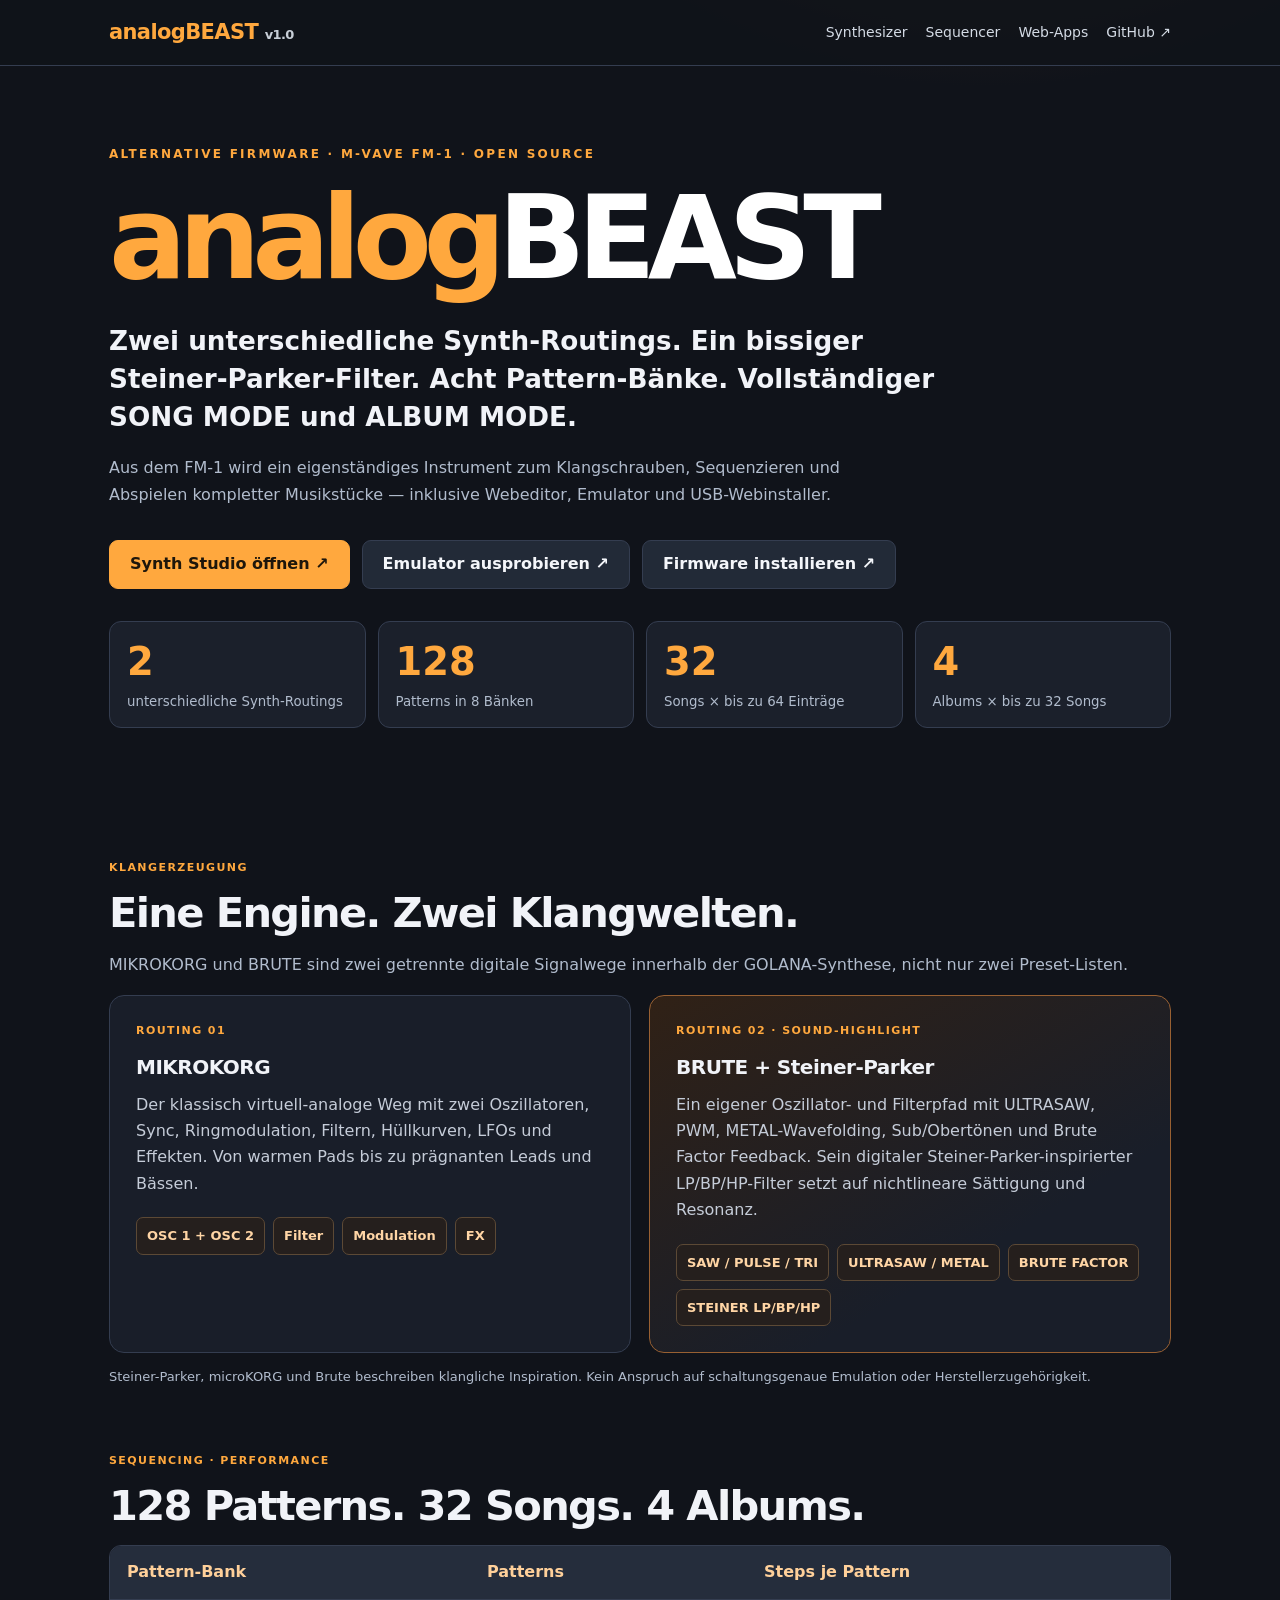
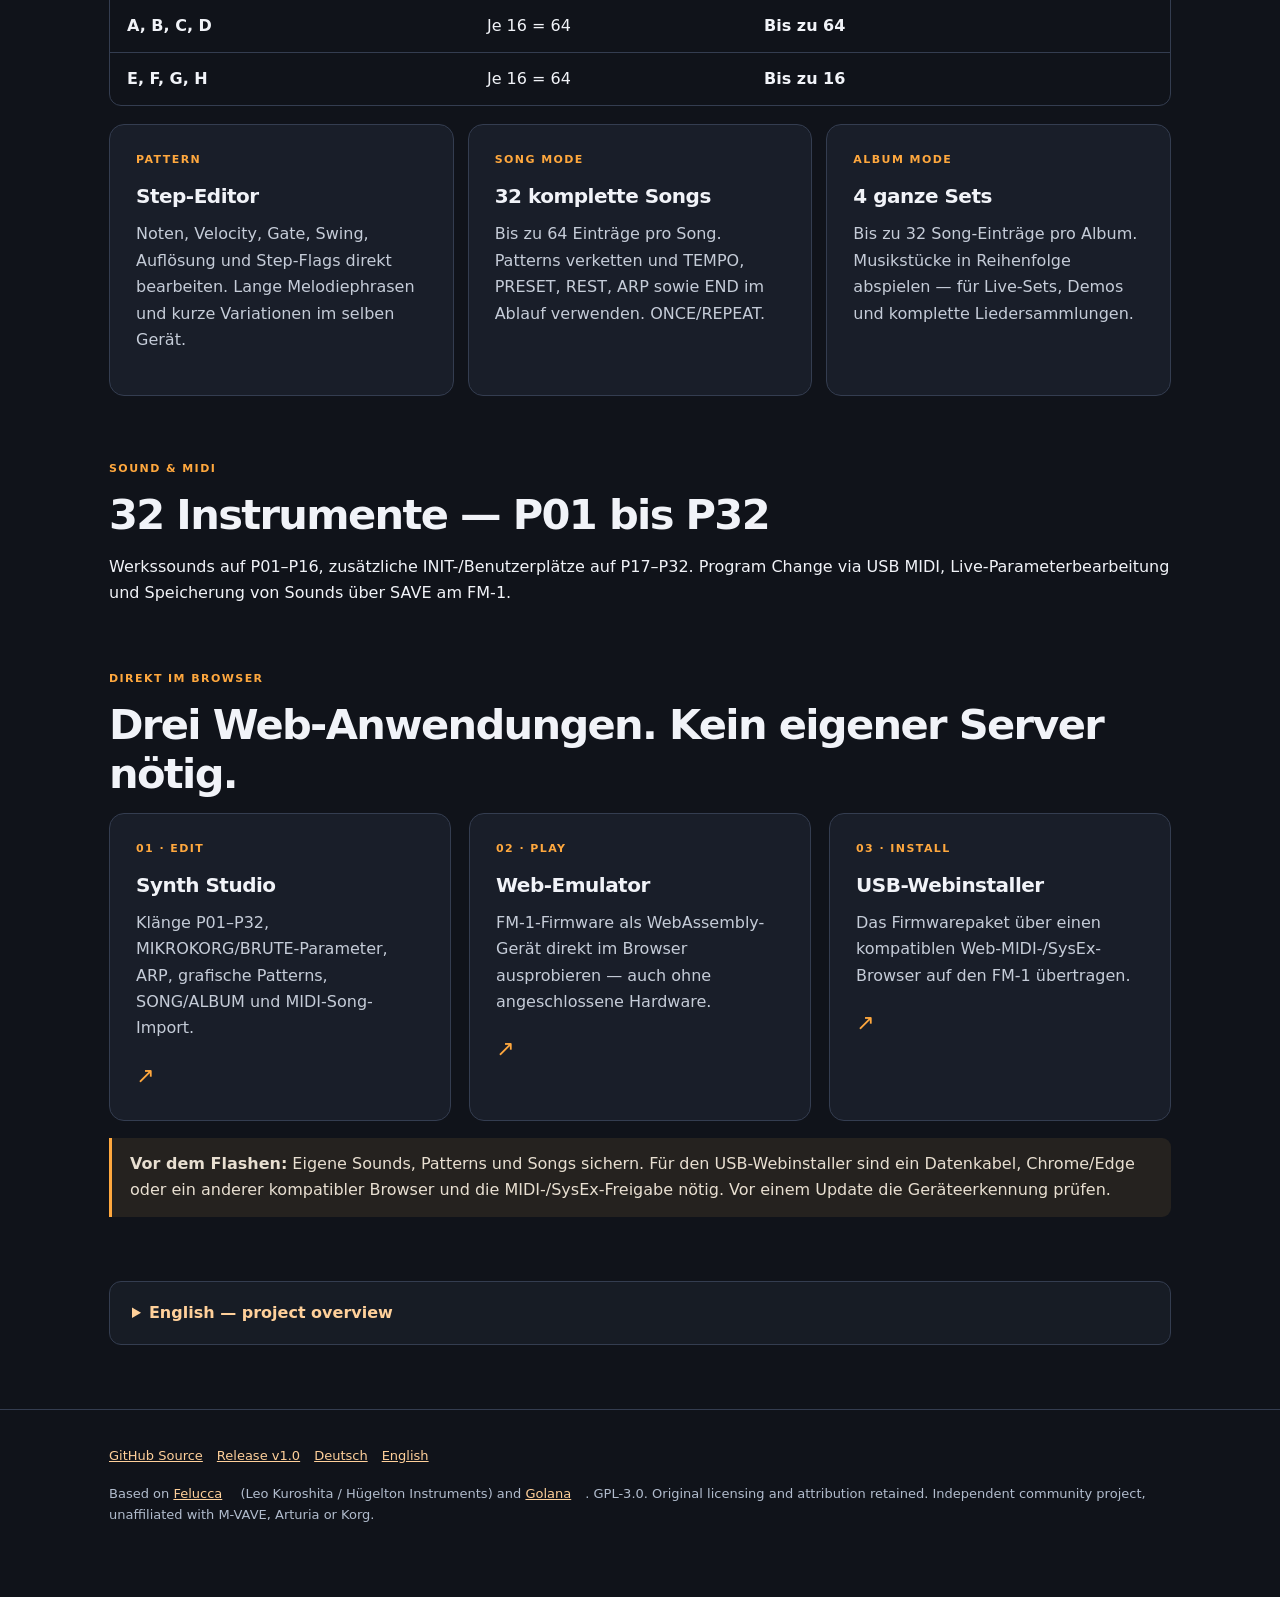
<file: index.html>
<!doctype html>
<html lang="de">
<head>
<meta charset="utf-8">
<meta name="viewport" content="width=device-width,initial-scale=1">
<meta name="theme-color" content="#10131a">
<meta name="description" content="analogBEAST v1.0 für M-VAVE FM-1: zwei Synth-Routings, digitaler Steiner-Parker-Filter, 128 Patterns, 32 Songs, 4 Albums und drei Browser-Anwendungen.">
<title>analogBEAST v1.0 — Synthesizer · Sequencer · SONG · ALBUM</title>
<style>
:root{color-scheme:dark;--bg:#10131a;--panel:#191e29;--panel2:#232a38;--border:#343d50;--text:#f1f3f8;--sub:#b1bccd;--orange:#ffa83e;--orange2:#ffd09a}
*{box-sizing:border-box}
html{scroll-behavior:smooth}
body{margin:0;background:radial-gradient(900px 700px at 77% -10%,#452d1e 0%,transparent 58%),var(--bg);color:var(--text);font:16px/1.65 system-ui,-apple-system,"Segoe UI",sans-serif}
a{color:var(--orange2)}a:focus-visible,button:focus-visible{outline:3px solid var(--orange);outline-offset:4px}
.container{max-width:1110px;margin:0 auto;padding:0 24px}
header{border-bottom:1px solid var(--border);background:#10131acc}
nav{display:flex;align-items:center;justify-content:space-between;gap:18px;flex-wrap:wrap;padding:15px 0}
.logo{font-size:21px;font-weight:850;letter-spacing:-.03em;text-decoration:none;color:var(--orange)}
nav .links{display:flex;gap:18px;flex-wrap:wrap;font-size:14px}
nav .links a{text-decoration:none;color:#d4dbe5}
.hero{padding:79px 0 67px;position:relative}
.kicker{font-size:12px;font-weight:750;letter-spacing:.19em;color:var(--orange);text-transform:uppercase}
h1{font-size:clamp(3.8rem,9vw,7.5rem);line-height:1.04;letter-spacing:-.072em;margin:15px 0 23px;color:var(--orange)}
h1 span{color:#fff}
.lead{max-width:870px;font-size:clamp(1.18rem,2.1vw,1.64rem);line-height:1.45;font-weight:570;margin:0}
.sub{color:var(--sub);max-width:770px}
.actions{display:flex;gap:12px;flex-wrap:wrap;margin:32px 0}
.button{display:inline-flex;align-items:center;justify-content:center;min-height:48px;padding:10px 20px;border-radius:9px;border:1px solid var(--border);color:#f4f6fa;text-decoration:none;font-weight:720;background:#222a37}
.button.primary{background:var(--orange);border-color:var(--orange);color:#1e160b}
.button:hover{filter:brightness(1.11)}
.statgrid{display:grid;grid-template-columns:repeat(4,minmax(0,1fr));gap:12px;margin:28px 0 0}
.stat{border:1px solid var(--border);border-radius:12px;padding:17px;background:#1b202b}
.stat strong{font-size:clamp(1.5rem,3vw,2.4rem);line-height:1.2;display:block;color:var(--orange)}
.stat small{color:var(--sub);display:block;line-height:1.3;margin-top:8px}
section{margin:64px 0}
h2{font-size:clamp(1.8rem,3.8vw,2.6rem);line-height:1.18;letter-spacing:-.04em;margin:0 0 15px}
h3{font-size:1.25rem;letter-spacing:-.025em;margin:0 0 8px}
p{margin:0 0 16px}.muted{color:var(--sub)}
.grid{display:grid;grid-template-columns:repeat(2,minmax(0,1fr));gap:18px}
.card{border:1px solid var(--border);border-radius:15px;background:var(--panel);padding:26px}
.card.brute{border-color:#986032;background:linear-gradient(150deg,#302116 0%,#191e29 68%)}
.card p,.card li{color:#c5ccd8}
.card ul{margin:10px 0 0;padding-left:21px}
.tag{font-size:11px;letter-spacing:.13em;text-transform:uppercase;color:var(--orange);font-weight:800;margin-bottom:11px}
.flow{display:flex;flex-wrap:wrap;gap:8px;margin:20px 0 0}
.flow span{border:1px solid #5c4935;background:#251f1d;color:#ffd5a5;padding:7px 10px;border-radius:7px;font-size:13px;font-weight:650}
.tools{grid-template-columns:repeat(3,minmax(0,1fr))}
.tool{display:block;text-decoration:none;color:var(--text);transition:transform .15s,border-color .15s}
.tool:hover{transform:translateY(-3px);border-color:var(--orange)}
.tool .arrow{color:var(--orange);font-size:22px}
.grid-3{display:grid;grid-template-columns:repeat(3,minmax(0,1fr));gap:14px}
.pill{display:inline-block;background:#35291e;color:#ffc580;border:1px solid #835a30;border-radius:99px;padding:3px 11px;font-weight:700;font-size:12px}
.tablewrap{overflow:auto;border:1px solid var(--border);border-radius:12px}
table{width:100%;border-collapse:collapse;min-width:460px}th,td{text-align:left;padding:13px 17px;border-bottom:1px solid var(--border)}th{background:#252d3c;color:var(--orange2)}tr:last-child td{border-bottom:0}
.warning{border-left:3px solid var(--orange);padding:13px 18px;background:#25221f;color:#e8dfd1;border-radius:0 9px 9px 0}
footer{border-top:1px solid var(--border);padding:35px 0 55px;color:var(--sub);font-size:13px}
footer a{margin-right:14px}
details{border:1px solid var(--border);padding:18px 22px;border-radius:12px;background:#171c25}
summary{font-weight:750;cursor:pointer;color:var(--orange2)}
@media(max-width:750px){.hero{padding:55px 0}.statgrid{grid-template-columns:repeat(2,minmax(0,1fr))}.grid,.tools,.grid-3{grid-template-columns:1fr}section{margin:49px 0}.card{padding:21px}}
@media(prefers-reduced-motion:reduce){html{scroll-behavior:auto}.tool{transition:none}}
</style>
</head>
<body>
<header><div class="container"><nav>
<a class="logo" href="./">analogBEAST <small style="font-size:13px;color:#c7ced7">v1.0</small></a>
<div class="links"><a href="#synth">Synthesizer</a><a href="#sequencer">Sequencer</a><a href="#tools">Web-Apps</a><a href="https://github.com/dzwerg/analogBEAST">GitHub ↗</a></div>
</nav></div></header>
<main class="container">
<div class="hero">
<div class="kicker">Alternative Firmware · M-VAVE FM-1 · Open Source</div>
<h1>analog<span>BEAST</span></h1>
<p class="lead">Zwei unterschiedliche Synth-Routings. Ein bissiger Steiner-Parker-Filter. Acht Pattern-Bänke. Vollständiger SONG MODE und ALBUM MODE.</p>
<p class="sub" style="margin-top:19px">Aus dem FM-1 wird ein eigenständiges Instrument zum Klangschrauben, Sequenzieren und Abspielen kompletter Musikstücke — inklusive Webeditor, Emulator und USB-Webinstaller.</p>
<div class="actions"><a class="button primary" href="webapp/editor/">Synth Studio öffnen ↗</a><a class="button" href="emu/">Emulator ausprobieren ↗</a><a class="button" href="webapp/installer/">Firmware installieren ↗</a></div>
<div class="statgrid">
<div class="stat"><strong>2</strong><small>unterschiedliche Synth-Routings</small></div>
<div class="stat"><strong>128</strong><small>Patterns in 8 Bänken</small></div>
<div class="stat"><strong>32</strong><small>Songs × bis zu 64 Einträge</small></div>
<div class="stat"><strong>4</strong><small>Albums × bis zu 32 Songs</small></div>
</div>
</div>
<section id="synth"><div class="tag">KLANGERZEUGUNG</div><h2>Eine Engine. Zwei Klangwelten.</h2>
<p class="muted">MIKROKORG und BRUTE sind zwei getrennte digitale Signalwege innerhalb der GOLANA-Synthese, nicht nur zwei Preset-Listen.</p>
<div class="grid">
<article class="card"><div class="tag">ROUTING 01</div><h3>MIKROKORG</h3><p>Der klassisch virtuell-analoge Weg mit zwei Oszillatoren, Sync, Ringmodulation, Filtern, Hüllkurven, LFOs und Effekten. Von warmen Pads bis zu prägnanten Leads und Bässen.</p><div class="flow"><span>OSC 1 + OSC 2</span><span>Filter</span><span>Modulation</span><span>FX</span></div></article>
<article class="card brute"><div class="tag">ROUTING 02 · SOUND-HIGHLIGHT</div><h3>BRUTE + Steiner-Parker</h3><p>Ein eigener Oszillator- und Filterpfad mit ULTRASAW, PWM, METAL-Wavefolding, Sub/Obertönen und Brute Factor Feedback. Sein digitaler Steiner-Parker-inspirierter LP/BP/HP-Filter setzt auf nichtlineare Sättigung und Resonanz.</p><div class="flow"><span>SAW / PULSE / TRI</span><span>ULTRASAW / METAL</span><span>BRUTE FACTOR</span><span>STEINER LP/BP/HP</span></div></article>
</div><p class="muted" style="margin-top:13px;font-size:13px">Steiner-Parker, microKORG und Brute beschreiben klangliche Inspiration. Kein Anspruch auf schaltungsgenaue Emulation oder Herstellerzugehörigkeit.</p></section>
<section id="sequencer"><div class="tag">SEQUENCING · PERFORMANCE</div><h2>128 Patterns. 32 Songs. 4 Albums.</h2>
<div class="tablewrap"><table><thead><tr><th>Pattern-Bank</th><th>Patterns</th><th>Steps je Pattern</th></tr></thead><tbody><tr><td><strong>A, B, C, D</strong></td><td>Je 16 = 64</td><td><strong>Bis zu 64</strong></td></tr><tr><td><strong>E, F, G, H</strong></td><td>Je 16 = 64</td><td><strong>Bis zu 16</strong></td></tr></tbody></table></div>
<div class="grid-3" style="margin-top:18px">
<article class="card"><div class="tag">PATTERN</div><h3>Step-Editor</h3><p>Noten, Velocity, Gate, Swing, Auflösung und Step-Flags direkt bearbeiten. Lange Melodiephrasen und kurze Variationen im selben Gerät.</p></article>
<article class="card"><div class="tag">SONG MODE</div><h3>32 komplette Songs</h3><p>Bis zu 64 Einträge pro Song. Patterns verketten und TEMPO, PRESET, REST, ARP sowie END im Ablauf verwenden. ONCE/REPEAT.</p></article>
<article class="card"><div class="tag">ALBUM MODE</div><h3>4 ganze Sets</h3><p>Bis zu 32 Song-Einträge pro Album. Musikstücke in Reihenfolge abspielen — für Live-Sets, Demos und komplette Liedersammlungen.</p></article>
</div></section>
<section><div class="tag">SOUND & MIDI</div><h2>32 Instrumente — P01 bis P32</h2><p>Werkssounds auf P01–P16, zusätzliche INIT-/Benutzerplätze auf P17–P32. Program Change via USB MIDI, Live-Parameterbearbeitung und Speicherung von Sounds über SAVE am FM-1.</p></section>
<section id="tools"><div class="tag">DIREKT IM BROWSER</div><h2>Drei Web-Anwendungen. Kein eigener Server nötig.</h2>
<div class="grid tools">
<a class="card tool" href="webapp/editor/"><div class="tag">01 · EDIT</div><h3>Synth Studio</h3><p>Klänge P01–P32, MIKROKORG/BRUTE-Parameter, ARP, grafische Patterns, SONG/ALBUM und MIDI-Song-Import.</p><span class="arrow">↗</span></a>
<a class="card tool" href="emu/"><div class="tag">02 · PLAY</div><h3>Web-Emulator</h3><p>FM-1-Firmware als WebAssembly-Gerät direkt im Browser ausprobieren — auch ohne angeschlossene Hardware.</p><span class="arrow">↗</span></a>
<a class="card tool" href="webapp/installer/"><div class="tag">03 · INSTALL</div><h3>USB-Webinstaller</h3><p>Das Firmwarepaket über einen kompatiblen Web-MIDI-/SysEx-Browser auf den FM-1 übertragen.</p><span class="arrow">↗</span></a>
</div>
<p class="warning" style="margin-top:17px"><strong>Vor dem Flashen:</strong> Eigene Sounds, Patterns und Songs sichern. Für den USB-Webinstaller sind ein Datenkabel, Chrome/Edge oder ein anderer kompatibler Browser und die MIDI-/SysEx-Freigabe nötig. Vor einem Update die Geräteerkennung prüfen.</p>
</section>
<section><details><summary>English — project overview</summary><div style="padding-top:16px"><p><strong>analogBEAST v1.0</strong> is alternative open-source synthesizer and sequencer firmware for the M-VAVE FM-1. It features two distinct digital signal routings within the GOLANA engine: a classic virtual-analog <strong>MIKROKORG</strong> direction and an aggressive <strong>BRUTE</strong> path with ULTRASAW, PWM, metallic wavefolding, Brute Factor feedback and a nonlinear <strong>digital Steiner-Parker-inspired LP/BP/HP filter</strong>.</p><p>Eight banks (A–H) provide 128 pattern slots: A–D support up to 64 steps and E–H up to 16. <strong>SONG MODE</strong> stores 32 songs of up to 64 rows each; <strong>ALBUM MODE</strong> provides four albums with up to 32 song entries each. The browser tools include a graphical Synth Studio, WebAssembly FM-1 emulator, and USB firmware installer.</p><p><a href="https://github.com/dzwerg/analogBEAST/blob/main/README.en.md">Read the complete English documentation →</a></p></div></details></section>
</main>
<footer><div class="container"><p><a href="https://github.com/dzwerg/analogBEAST">GitHub Source</a><a href="https://github.com/dzwerg/analogBEAST/releases/tag/v1.0">Release v1.0</a><a href="https://github.com/dzwerg/analogBEAST/blob/main/README.de.md">Deutsch</a><a href="https://github.com/dzwerg/analogBEAST/blob/main/README.en.md">English</a></p><p>Based on <a href="https://github.com/hugelton/Felucca">Felucca</a> (Leo Kuroshita / Hügelton Instruments) and <a href="https://github.com/Gadlele/Golana">Golana</a>. GPL-3.0. Original licensing and attribution retained. Independent community project, unaffiliated with M-VAVE, Arturia or Korg.</p></div></footer>
</body>
</html>
</file>
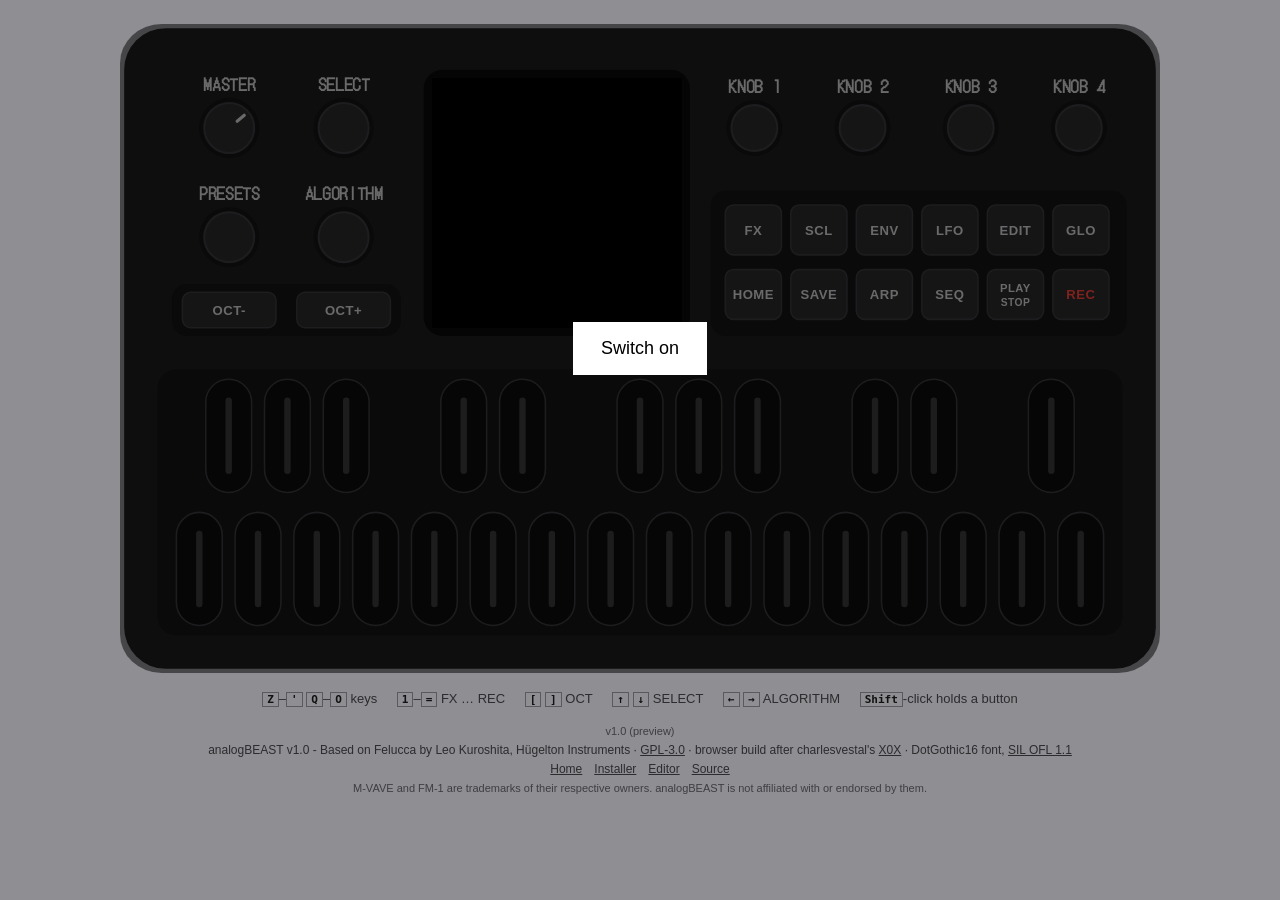
<file: emu/index.html>
<!doctype html>
<!-- SPDX-License-Identifier: GPL-3.0-only
     Copyright (C) 2026 Leo Kuroshita (@kurogedelic), Hügelton Instruments
     The page follows X0X's browser page, web/emu/index.html of charlesvestal/fm1-x0x (GPL-3.0), a Felucca fork. -->
<html lang="en">
<head>
<meta charset="utf-8">
<meta name="viewport" content="width=device-width, initial-scale=1">
<title>analogBEAST v1.0 | Emulator</title>
<link rel="icon" href="data:image/svg+xml,%3Csvg xmlns=%22http://www.w3.org/2000/svg%22 viewBox=%220 0 16 16%22%3E%3Crect width=%2216%22 height=%2216%22 rx=%223%22/%3E%3Crect x=%224%22 y=%224%22 width=%228%22 height=%228%22 fill=%22%23fff%22/%3E%3C/svg%3E">
<meta name="description" content="analogBEAST v1.0 - FM-1 Synthesizer und Sequencer im Browser.">
<style>
/* DotGothic16 (SIL OFL 1.1, fonts/OFL.txt), cut to printable ASCII, for the knob labels */
@font-face { font-family: "DotGothic16"; src: url("fonts/DotGothic16-subset.woff") format("woff"); font-display: swap; }
:root { --bg: #8e8e93; --fg: #111; --dim: #2c2c2e; --rule: #5a5a5e;
        --body: #1d1d1f; --tray: #141415; --part: #2a2a2d; --edge: #3a3a3e; --label: #d6d6d8;
        --lit: #fff4d6; --green: #5fe08a; color-scheme: light; }
html, body { background: var(--bg); }
body { margin: 0; color: var(--fg); font: 13px/1.6 -apple-system, BlinkMacSystemFont, "Helvetica Neue", Arial, sans-serif; }
main { max-width: 1040px; margin: 0 auto; padding: 24px 16px 32px; }
@media (orientation: portrait) and (max-width: 700px) { main { padding: 8px 8px 24px; } }
a { color: inherit; }
.device { position: relative; width: 100%; aspect-ratio: 1000 / 624; user-select: none; -webkit-user-select: none;
          -webkit-touch-callout: none; touch-action: manipulation; }
.device svg { position: absolute; inset: 0; width: 100%; height: 100%; pointer-events: none; }
.device canvas { position: absolute; image-rendering: crisp-edges; image-rendering: pixelated; background: #000; }
.hit { position: absolute; touch-action: none; cursor: pointer; -webkit-tap-highlight-color: transparent; border-radius: 10px; }
.hit.knob { cursor: ns-resize; border-radius: 50%; }
.hit:focus-visible { outline: 2px solid var(--lit); outline-offset: 2px; }
.face { transition: fill .05s; }
.dim .face.btn { fill: #3a3934; }
.lit .face.btn { fill: var(--lit); }
.lit text { fill: #1d1d1f; }
.green .face.btn { fill: var(--green); }
.green text { fill: #0d2414; }
.face.key { fill: #0c0c0d; stroke: var(--edge); stroke-width: 1.5; }
.slit { fill: #3a3a3c; transition: fill .05s; }
.dim .slit { fill: #77777b; }
.lit .slit { fill: #ececee; filter: drop-shadow(0 0 3px rgba(255, 255, 255, .6)); }
/* #119: what can be pressed breathes, dark .. ~60 % of lit and back (hal/fm1_input.h fm1_led_breath, ~1.1 s; MENU >
 * LEDS DIM LO ~30 %): the peaks between dark and lit at ~0.8 / ~0.58 on screen (the LED's share, gamma-encoded) */
@keyframes breath-btn { 0%, 100% { fill: #3a3934; } 50% { fill: #d8cfb6; } }
@keyframes breath-slit { 0%, 100% { fill: #3a3a3c; } 50% { fill: #c8c8ca; } }
@keyframes breath-btn-lo { 0%, 100% { fill: #3a3934; } 50% { fill: #aca592; } }
@keyframes breath-slit-lo { 0%, 100% { fill: #3a3a3c; } 50% { fill: #a1a1a3; } }
.breath .face.btn { animation: breath-btn 1.13s ease-in-out infinite; }
.breath .slit { animation: breath-slit 1.13s ease-in-out infinite; }
.dimlo .breath .face.btn { animation-name: breath-btn-lo; }
.dimlo .breath .slit { animation-name: breath-slit-lo; }
@media (prefers-reduced-motion: reduce) {
  .breath .face.btn, .breath .slit { animation: none; }
  .breath .face.btn { fill: #aca592; }
  .breath .slit { fill: #a1a1a3; }
}
/* the DRUM grid's beats (hal/fm1_input.h fm1_led_mid): a steady level between the glow and lit, ~15 % (DIM LO ~10 %) */
.mid .slit { fill: #9a9a9e; }
.dimlo .mid .slit { fill: #8a8a8e; }
.held .face { stroke: var(--lit); stroke-width: 3; }
.latched .face { stroke: #79b8ff; stroke-width: 3; }
.start { position: absolute; inset: 0; display: grid; place-content: center; justify-items: center; gap: 12px;
         background: rgba(0, 0, 0, .5); border-radius: 4% / 6%; }
.start[hidden] { display: none; }
.start button { font: inherit; font-size: 18px; padding: 12px 28px; background: #fff; color: #000; border: 0; cursor: pointer; }
.start button:disabled { opacity: .4; cursor: progress; }
.start p { margin: 0; max-width: 32em; text-align: center; color: #fff; }
.keys, footer { margin: 16px 0 0; color: var(--dim); text-align: center; }
.keys span { white-space: nowrap; margin: 0 8px; }
kbd { font: 600 11px ui-monospace, Menlo, monospace; border: 1px solid var(--rule); padding: 0 4px; color: var(--fg); }
footer { margin-top: 12px; font-size: 12px; }
footer nav a { margin: 0 6px; }
footer small { font-size: 11px; opacity: .8; }
</style>
</head>
<body>
<main>
<div class="device" id="device">
  <svg id="panel" viewBox="0 0 1000 624" aria-hidden="true"></svg>
  <canvas id="screen" width="240" height="240" role="img" aria-label="The screen"></canvas>
  <div class="start" id="start"><button id="go" type="button">Switch on</button><p id="status" hidden></p></div>
</div>

<p class="keys">
  <span><kbd>Z</kbd>–<kbd>'</kbd> <kbd>Q</kbd>–<kbd>O</kbd> keys</span>
  <span><kbd>1</kbd>–<kbd>=</kbd> FX … REC</span>
  <span><kbd>[</kbd> <kbd>]</kbd> OCT</span>
  <span><kbd>↑</kbd> <kbd>↓</kbd> SELECT</span>
  <span><kbd>←</kbd> <kbd>→</kbd> ALGORITHM</span>
  <span><kbd>Shift</kbd>-click holds a button</span>
</p>

<footer>
  <small class="version">v1.0 (preview)</small><br>
  analogBEAST v1.0 - Based on Felucca by Leo Kuroshita, Hügelton Instruments · <a href="https://www.gnu.org/licenses/gpl-3.0.html">GPL-3.0</a> · browser build after charlesvestal's <a href="https://github.com/charlesvestal/fm1-x0x">X0X</a> · DotGothic16 font, <a href="fonts/OFL.txt">SIL OFL 1.1</a><br>
  <nav><a href="../">Home</a><a href="../webapp/installer/">Installer</a><a href="../webapp/editor/">Editor</a><a href="https://github.com/dzwerg/analogBEAST">Source</a></nav>
  <small>M-VAVE and FM-1 are trademarks of their respective owners. analogBEAST is not affiliated with or endorsed by them.</small>
</footer>
</main>

<script type="module">
const NS = "http://www.w3.org/2000/svg";
// panel.c's labels (bit = label) and encoder roles
const B = { FX: 0, SCL: 1, ENV: 2, LFO: 3, EDIT: 4, GLO: 5, HOME: 6, SAVE: 7, ARP: 8, SEQ: 9, PLAY: 10, REC: 11, "OCT-": 12, "OCT+": 13 };
const EN = { SELECT: 0, ALGORITHM: 1, PRESETS: 2, "KNOB 1": 3, "KNOB 2": 4, "KNOB 3": 5, "KNOB 4": 6 };
const PLAY_GREEN = 14;
// the 27 keys F3..G5: key k = k semitones above F3
const WHITE = [0, 2, 4, 6, 7, 9, 11, 12, 14, 16, 18, 19, 21, 23, 24, 26];
const BLACK = [1, 3, 5, 8, 10, 13, 15, 17, 20, 22, 25];
const BLACK_AFTER = [0, 1, 2, 4, 5, 7, 8, 9, 11, 12, 14];      // the white key each black one follows
const STORE = "felucca-emu-flash";

// ------------------------------------------------------------------ the panel
// Two drawings of the same controls: WIDE after the FM-1's own layout, TALL for a phone held upright (the
// screen larger, the keys across the whole width). Rebuilt when the orientation changes; the state stays.
const ROW1 = ["FX", "SCL", "ENV", "LFO", "EDIT", "GLO"], ROW2 = ["HOME", "SAVE", "ARP", "SEQ", "PLAY", "REC"];
const KNOBS = ["MASTER", "SELECT", "PRESETS", "ALGORITHM", "KNOB 1", "KNOB 2", "KNOB 3", "KNOB 4"];
const LAYOUTS = {
  wide: {
    w: 1000, h: 624, screen: [292, 44, 256],
    knobs: [[105, 100, 24], [215, 100, 24], [105, 205, 24], [215, 205, 24], [610, 100, 22], [714, 100, 22], [818, 100, 22], [922, 100, 22]],
    trays: [[50, 250, 220, 50], [568, 160, 400, 140]],
    oct: [[60, 258, 90, 34], [170, 258, 90, 34]],
    grid: [582, 174, 54, 48, 63, 62], keybed: [36, 332, 928, 256],
  },
  tall: {
    w: 600, h: 1070, screen: [130, 104, 340],
    knobs: [[66, 64, 24], [186, 64, 24], [414, 64, 24], [534, 64, 24], [90, 512, 26], [230, 512, 26], [370, 512, 26], [510, 512, 26]],
    trays: [[14, 572, 572, 146], [150, 728, 300, 62]],
    oct: [[164, 737, 128, 44], [308, 737, 128, 44]],
    grid: [24, 582, 86, 60, 94, 70], keybed: [14, 800, 572, 256],
  },
};
const svg = document.getElementById("panel"), device = document.getElementById("device"), canvas = document.getElementById("screen");
function el(tag, attrs, parent = svg) {
  const e = document.createElementNS(NS, tag);
  for (const [k, v] of Object.entries(attrs)) e.setAttribute(k, v);
  parent.appendChild(e);
  return e;
}
const SANS = "-apple-system, 'Helvetica Neue', Arial, sans-serif", DOT = "'DotGothic16', " + SANS;
function label(parent, x, y, s, size, font = SANS, ink = "var(--label)") {
  const t = el("text", { x, y, "text-anchor": "middle", "font-family": font,
                         "font-size": size, "font-weight": 600, fill: ink, "letter-spacing": ".04em" }, parent);
  t.textContent = s;
  return t;
}
const KEYNAMES = ["F", "F♯", "G", "G♯", "A", "A♯", "B", "C", "C♯", "D", "D♯", "E"];
const keyName = (k) => KEYNAMES[k % 12] + (3 + Math.floor((k + 5) / 12));

let node = null, btnMask = 0, keyMask = 0, latched = 0, masterValue = 700, lastLeds = [0, 0, 0, 0, 0], layout = null;
const angle = Object.fromEntries(KNOBS.map((n) => [n, 0]));
angle.MASTER = -135 + 270 * masterValue / 1023;
const knobs = [], buttons = [], keys = [];
const btnBy = new Map(), keyBy = new Map();                   // pointer / key code -> label bit or key
const send = (m) => { if (node) node.port.postMessage(m); };

function build(name) {
  const L = LAYOUTS[name];
  layout = name;
  svg.innerHTML = "";
  svg.setAttribute("viewBox", `0 0 ${L.w} ${L.h}`);
  device.style.aspectRatio = `${L.w} / ${L.h}`;
  for (const d of device.querySelectorAll(".hit")) d.remove();
  knobs.length = buttons.length = keys.length = 0;
  el("rect", { x: 4, y: 4, width: L.w - 8, height: L.h - 8, rx: 40, fill: "var(--body)" });
  for (const [x, y, w, h] of L.trays) el("rect", { x, y, width: w, height: h, rx: 14, fill: "var(--tray)" });
  const [sx, sy, ss] = L.screen;
  el("rect", { x: sx, y: sy, width: ss, height: ss, rx: 18, fill: "#0b0b0c" });
  const inset = ss / 32;                                         // the 240 x 240 panel inside its bezel
  Object.assign(canvas.style, { left: `${(sx + inset) / L.w * 100}%`, top: `${(sy + inset) / L.h * 100}%`,
                                width: `${(ss - 2 * inset) / L.w * 100}%`, height: `${(ss - 2 * inset) / L.h * 100}%` });
  KNOBS.forEach((n, i) => {
    const [x, y, r] = L.knobs[i], g = el("g", {});
    el("circle", { cx: x, cy: y, r: r + 5, fill: "var(--tray)" }, g);
    el("circle", { cx: x, cy: y, r, fill: "var(--part)", stroke: "var(--edge)", "stroke-width": 2 }, g);
    const ind = n === "MASTER" ? el("line", { x1: x, y1: y - r + 5, x2: x, y2: y - r + 14, stroke: "var(--label)", "stroke-width": 3, "stroke-linecap": "round" }, g) : null;
    label(g, x, y - r - 12, n, 16, DOT);
    el("circle", { cx: x, cy: y, r: r + 12, fill: "transparent" }, g);
    knobs.push({ g, ind, x, y, name: n, role: n === "MASTER" ? "master" : EN[n] });
  });
  const button = ([x, y, w, h], n, sub) => {
    const g = el("g", {});
    el("rect", { x, y, width: w, height: h, rx: 8, fill: "var(--part)", stroke: "var(--edge)", "stroke-width": 1.5, class: "face btn" }, g);
    const ink = n === "REC" ? "#ff453a" : undefined;
    if (sub) { label(g, x + w / 2, y + h / 2 - 2, n, 10.8, SANS, ink); label(g, x + w / 2, y + h / 2 + 11, sub, 9.9); }
    else label(g, x + w / 2, y + h / 2 + 4.5, n, 12.6, SANS, ink);
    buttons.push({ g, bit: B[n], name: sub ? `${n} / ${sub}` : n });
  };
  button(L.oct[0], "OCT-");
  button(L.oct[1], "OCT+");
  const [gx, gy, gw, gh, dx, dy] = L.grid;
  for (let i = 0; i < 6; i++) {
    button([gx + i * dx, gy, gw, gh], ROW1[i]);
    button([gx + i * dx, gy + dy, gw, gh], ROW2[i], ROW2[i] === "PLAY" ? "STOP" : "");
  }
  const [x0, y0, w, h] = L.keybed;
  el("rect", { x: x0, y: y0, width: w, height: h, rx: 18, fill: "var(--tray)" });
  // the keys: two rows of the same black keys, each with a slit down its middle that lights
  const pitch = (w - 24) / 16, kw = pitch * 0.78, kh = h * 0.425, sw = Math.max(3, kw * 0.14);
  const key = (cx, cy, k) => {
    const g = el("g", {}), y = cy - kh / 2;
    el("rect", { x: cx - kw / 2, y, width: kw, height: kh, rx: kw / 2, class: "face key" }, g);
    el("rect", { x: cx - sw / 2, y: y + kw * 0.4, width: sw, height: kh - kw * 0.8, rx: sw / 2, class: "slit" }, g);
    el("rect", { x: cx - pitch / 2, y: cy - h * 0.24, width: pitch, height: h * 0.48, fill: "transparent" }, g);   // its target
    keys[k] = { g, name: keyName(k) };
  };
  WHITE.forEach((k, i) => key(x0 + 12 + (i + 0.5) * pitch, y0 + h * 0.75, k));
  BLACK_AFTER.forEach((a, j) => key(x0 + 12 + (a + 1) * pitch, y0 + h * 0.25, BLACK[j]));
  // HTML targets over the drawing (pointer-events: none): touch-action and pointer capture work on them everywhere
  const hit = (c, cls, role) => {
    const b = c.g.getBBox(), d = document.createElement("div");
    d.className = "hit" + (cls ? " " + cls : "");
    Object.assign(d.style, { left: `${b.x / L.w * 100}%`, top: `${b.y / L.h * 100}%`,
                             width: `${b.width / L.w * 100}%`, height: `${b.height / L.h * 100}%` });
    d.setAttribute("role", role);
    d.setAttribute("aria-label", c.name);
    d.title = c.name;
    d.tabIndex = 0;
    d.addEventListener("touchstart", (e) => e.preventDefault(), { passive: false });
    d.addEventListener("contextmenu", (e) => e.preventDefault());
    device.insertBefore(d, document.getElementById("start"));
    c.hit = d;
  };
  knobs.forEach((k) => { hit(k, "knob", "slider"); bindKnob(k); drawKnob(k); });
  buttons.forEach((b) => { hit(b, "", "button"); bindButton(b); });
  keys.forEach((k, i) => { hit(k, "", "button"); bindKey(k, i); });
  syncButtons(true);
  syncKeys(true);
  drawLights(lastLeds);
}

// ------------------------------------------------------------------ input
function syncButtons(redraw) {
  let m = latched;
  for (const b of btnBy.values()) m |= 1 << b;
  if (m !== btnMask) { btnMask = m; send({ type: "buttons", mask: m }); }
  else if (!redraw) return;
  for (const b of buttons) {
    const on = !!(m & (1 << b.bit));
    b.g.classList.toggle("held", on);
    b.g.classList.toggle("latched", !!(latched & (1 << b.bit)));
    b.hit.setAttribute("aria-pressed", on);
  }
}
function syncKeys(redraw) {
  let m = 0;
  for (const k of keyBy.values()) m |= 1 << k;
  if (m !== keyMask) { keyMask = m; send({ type: "keys", mask: m }); }
  else if (!redraw) return;
  keys.forEach((k, i) => k.g.classList.toggle("held", !!(m & (1 << i))));
}
function bindButton(b) {
  b.hit.addEventListener("pointerdown", (e) => {
    e.preventDefault();
    if (e.shiftKey || e.button === 2) { latched ^= 1 << b.bit; syncButtons(true); return; }
    if (latched & (1 << b.bit)) { latched &= ~(1 << b.bit); syncButtons(true); return; }
    b.hit.setPointerCapture(e.pointerId);
    btnBy.set("p" + e.pointerId, b.bit);
    syncButtons();
  });
  b.hit.addEventListener("keydown", (e) => {
    if ((e.key === "Enter" || e.key === " ") && !e.repeat) { btnBy.set("f" + b.bit, b.bit); syncButtons(); e.preventDefault(); e.stopPropagation(); }
  });
  b.hit.addEventListener("keyup", () => { if (btnBy.delete("f" + b.bit)) syncButtons(); });
}
function bindKey(k, i) {
  k.hit.addEventListener("pointerdown", (e) => {
    e.preventDefault();
    k.hit.setPointerCapture(e.pointerId);
    keyBy.set("p" + e.pointerId, i);
    syncKeys();
  });
}
function release(e) {
  const id = "p" + e.pointerId;
  if (btnBy.delete(id)) syncButtons();
  if (keyBy.delete(id)) syncKeys();
}
for (const t of ["pointerup", "pointercancel", "lostpointercapture"]) device.addEventListener(t, release);

function drawKnob(k) { if (k.ind) k.ind.setAttribute("transform", `rotate(${angle[k.name]} ${k.x} ${k.y})`); }
function turn(k, n) {
  if (!n) return;
  if (k.role === "master") {
    masterValue = Math.max(0, Math.min(1023, masterValue + n * 16));
    angle.MASTER = -135 + 270 * masterValue / 1023;
    send({ type: "master", value: masterValue });
  } else {
    angle[k.name] = (angle[k.name] + n * 18) % 360;            // 20 detents a turn
    send({ type: "enc", role: k.role, n });
  }
  drawKnob(k);
}
function bindKnob(k) {
  let drag = null, wheel = 0;
  k.hit.addEventListener("pointerdown", (e) => {
    e.preventDefault();
    k.hit.setPointerCapture(e.pointerId);
    drag = { y: e.clientY, acc: 0 };
  });
  k.hit.addEventListener("pointermove", (e) => {
    if (!drag) return;
    drag.acc += drag.y - e.clientY;
    drag.y = e.clientY;
    const step = k.role === "master" ? 3 : 8, n = Math.trunc(drag.acc / step);
    if (n) { drag.acc -= n * step; turn(k, n); }
  });
  const end = () => { drag = null; };
  k.hit.addEventListener("pointerup", end);
  k.hit.addEventListener("pointercancel", end);
  k.hit.addEventListener("wheel", (e) => {
    e.preventDefault();
    const dy = e.deltaMode === 1 ? e.deltaY * 33 : e.deltaY;
    if (Math.abs(dy) >= 50) { turn(k, dy < 0 ? 1 : -1); wheel = 0; return; }   // a wheel notch: one detent
    wheel -= dy;                                                                   // a trackpad: by distance
    const n = Math.trunc(wheel / 25);
    if (n) { wheel -= n * 25; turn(k, n); }
  }, { passive: false });
  k.hit.addEventListener("keydown", (e) => {
    const d = { ArrowUp: 1, ArrowRight: 1, ArrowDown: -1, ArrowLeft: -1 }[e.key];
    if (d) { turn(k, d); e.preventDefault(); e.stopPropagation(); }
  });
}
const tall = matchMedia("(orientation: portrait) and (max-width: 700px)");
build(tall.matches ? "tall" : "wide");
tall.addEventListener("change", () => build(tall.matches ? "tall" : "wide"));
document.fonts?.load("16px DotGothic16").then(() => build(layout), () => {});   // the labels' width: the hit areas

// the computer keyboard, every key one control: F3..A#4 on the Z (white) and A (black) rows, B4..G5 on Q..O
// in semitones, the twelve buttons on the number row in the panel's order (held while the key is), [ ] OCT
const KEYMAP = {};
["KeyZ", "KeyX", "KeyC", "KeyV", "KeyB", "KeyN", "KeyM", "Comma", "Period", "Slash"].forEach((c, i) => KEYMAP[c] = { key: WHITE[i] });
[["KeyS", 1], ["KeyD", 3], ["KeyF", 5], ["KeyH", 8], ["KeyJ", 10], ["KeyL", 13], ["Semicolon", 15], ["Quote", 17]].forEach(([c, k]) => KEYMAP[c] = { key: k });
["KeyQ", "KeyW", "KeyE", "KeyR", "KeyT", "KeyY", "KeyU", "KeyI", "KeyO"].forEach((c, i) => KEYMAP[c] = { key: 18 + i });
["Digit1", "Digit2", "Digit3", "Digit4", "Digit5", "Digit6", "Digit7", "Digit8", "Digit9", "Digit0", "Minus", "Equal"]
  .forEach((c, i) => KEYMAP[c] = { btn: B[[...ROW1, ...ROW2][i]] });
Object.assign(KEYMAP, { BracketLeft: { btn: B["OCT-"] }, BracketRight: { btn: B["OCT+"] } });
const ARROWS = { ArrowUp: [EN.SELECT, 1], ArrowDown: [EN.SELECT, -1], ArrowRight: [EN.ALGORITHM, 1], ArrowLeft: [EN.ALGORITHM, -1] };
addEventListener("keydown", (e) => {
  if (!node || e.metaKey || e.ctrlKey || e.altKey || e.target.closest?.(".hit.knob")) return;
  if (ARROWS[e.code]) { const [r, n] = ARROWS[e.code]; turn(knobs.find((k) => k.role === r), n); e.preventDefault(); return; }
  const m = KEYMAP[e.code];
  if (!m) return;
  e.preventDefault();
  if (e.repeat) return;
  if (m.key !== undefined) { keyBy.set("k" + e.code, m.key); syncKeys(); }
  else { btnBy.set("k" + e.code, m.btn); syncButtons(); }
});
addEventListener("keyup", (e) => {
  const id = "k" + e.code;
  if (keyBy.delete(id)) syncKeys();
  if (btnBy.delete(id)) syncButtons();
});
addEventListener("blur", () => {
  for (const id of [...btnBy.keys()]) if (id[0] !== "p") btnBy.delete(id);
  for (const id of [...keyBy.keys()]) if (id[0] !== "p") keyBy.delete(id);
  syncButtons();
  syncKeys();
});

// ------------------------------------------------------------------ screen and lights
const ctx = document.getElementById("screen").getContext("2d");
const img = ctx.createImageData(240, 240);
function drawScreen(fb) {
  const d = img.data;
  for (let i = 0; i < 240 * 240; i++) {
    const v = fb[i], p = ((v >> 8) | (v << 8)) & 0xFFFF;          // the panel's byte order -> RGB565
    d[i * 4] = ((p >> 11) & 31) * 255 / 31;
    d[i * 4 + 1] = ((p >> 5) & 63) * 255 / 63;
    d[i * 4 + 2] = (p & 31) * 255 / 31;
    d[i * 4 + 3] = 255;
  }
  ctx.putImageData(img, 0, 0);
}
// the power-on sweep (hal/fm1_led_anim.h): a level per LED, lit frames /64 (| 128: the glow under them), drawn as the
// LED's share of lit between its dark (or glowing) colour and the lit one, mixed in linear light
const lin = (h) => [1, 3, 5].map((i) => (parseInt(h.slice(i, i + 2), 16) / 255) ** 2.2);
const ANIM = { btn: [lin("#3a3934"), lin("#3a3934"), lin("#fff4d6")], slit: [lin("#3a3a3c"), lin("#77777b"), lin("#ececee")] };
function animFill(kind, q) {
  const [dark, glow, lit] = ANIM[kind], s = Math.min(q & 127, 64) / 64, base = q & 128 ? glow : dark;
  const c = base.map((v, i) => Math.round(255 * (v + (lit[i] - v) * s) ** (1 / 2.2)));
  return `rgb(${c.join(",")})`;
}
function drawAnim(anim) {
  for (const b of buttons) b.g.querySelector(".face").style.fill = anim ? animFill("btn", anim[b.bit]) : "";
  keys.forEach((k, i) => { k.g.querySelector(".slit").style.fill = anim ? animFill("slit", anim[14 + i]) : ""; });
}
function drawLights([litB, litK, dimB, dimK, dimLo = 0, brB = 0, brK = 0, midK = 0], anim = null) {
  drawAnim(anim);
  document.documentElement.classList.toggle("dimlo", !!dimLo);   // (the breath's lower peak)
  for (const b of buttons) {
    const bit = 1 << b.bit, green = b.bit === B.PLAY && (litB & (1 << PLAY_GREEN));
    b.g.classList.toggle("lit", !!(litB & bit) && !green);
    b.g.classList.toggle("green", !!green);
    b.g.classList.toggle("dim", !!(dimB & bit));
    b.g.classList.toggle("breath", !!(brB & bit));
  }
  keys.forEach((k, i) => {
    k.g.classList.toggle("lit", !!(litK & (1 << i)));
    k.g.classList.toggle("dim", !!(dimK & (1 << i)));
    k.g.classList.toggle("breath", !!(brK & (1 << i)));
    k.g.classList.toggle("mid", !!(midK & (1 << i)));
  });
}

// ------------------------------------------------------------------ the flash, kept in this browser
function loadFlash() {
  try {
    const raw = JSON.parse(localStorage.getItem(STORE) || "{}"), out = {};
    for (const [off, b64] of Object.entries(raw)) out[off] = Uint8Array.from(atob(b64), (c) => c.charCodeAt(0));
    return out;
  } catch { return {}; }
}
function saveFlash(sectors) {
  try {
    const raw = {};
    for (const [off, u8] of Object.entries(sectors)) {
      let s = "";
      for (let i = 0; i < u8.length; i += 4096) s += String.fromCharCode.apply(null, u8.subarray(i, i + 4096));
      raw[off] = btoa(s);
    }
    localStorage.setItem(STORE, JSON.stringify(raw));
    return true;
  } catch { return false; }                                       // private mode, full: this session only
}

// ------------------------------------------------------------------ Web MIDI in (channel messages)
async function midiOn() {
  if (!navigator.requestMIDIAccess) return;
  try {
    const access = await navigator.requestMIDIAccess();
    const bind = () => {
      for (const input of access.inputs.values()) {
        input.onmidimessage = (e) => {
          const d = e.data;
          if (d.length >= 2 && d[0] >= 0x80 && d[0] < 0xF0) send({ type: "midi", data: [d[0], d[1], d[2] || 0] });
        };
      }
    };
    access.onstatechange = bind;
    bind();
  } catch { /* no permission: the panel only */ }
}

// ------------------------------------------------------------------ switching on
const status = document.getElementById("status");
const say = (t) => { status.textContent = t; status.hidden = !t; };
async function switchOn() {
  const go = document.getElementById("go");
  go.disabled = true;
  go.textContent = "Starting…";
  try {
    const ac = new AudioContext({ sampleRate: 44100, latencyHint: "interactive" });
    const [wasm] = await Promise.all([
      fetch("felucca.wasm").then((r) => { if (!r.ok) throw new Error(`felucca.wasm: ${r.status}`); return r.arrayBuffer(); }),
      ac.audioWorklet.addModule("worklet.js")]);
    node = new AudioWorkletNode(ac, "felucca", { numberOfInputs: 0, numberOfOutputs: 1, outputChannelCount: [2] });
    node.connect(ac.destination);
    let warned = false;
    await new Promise((res, rej) => {
      node.port.onmessage = (e) => {
        const m = e.data;
        if (m.type === "ready") res();
        else if (m.type === "error") rej(new Error(m.message));
        else if (m.type === "frame") {
          if (m.fb) drawScreen(m.fb);
          if (m.leds) drawLights(lastLeds = m.leds, m.anim);
          if (m.sectors && !saveFlash(m.sectors) && !warned) {
            warned = true;
            console.warn("Felucca: this browser does not keep the saves; they last until the page closes.");
          }
        }
      };
      node.port.postMessage({ type: "load", wasm, sectors: loadFlash(), master: masterValue }, [wasm]);
    });
    await ac.resume();
    document.getElementById("start").hidden = true;
    go.textContent = "On";
    if (ac.sampleRate !== 44100) console.warn(`Felucca: the browser plays at ${ac.sampleRate} Hz, the pitch is off by ${(1200 * Math.log2(ac.sampleRate / 44100)).toFixed(0)} cents.`);
    syncButtons();
    syncKeys();
    send({ type: "visible", on: !document.hidden });
    midiOn();
  } catch (err) {
    node = null;
    go.disabled = false;
    go.textContent = "Switch on";
    say("Could not start: " + (err && err.message || err) + ". A current Chrome, Edge, Firefox or Safari should work.");
  }
}
document.getElementById("go").addEventListener("click", switchOn);
document.addEventListener("visibilitychange", () => send({ type: "visible", on: !document.hidden }));
</script>
</body>
</html>
</file>
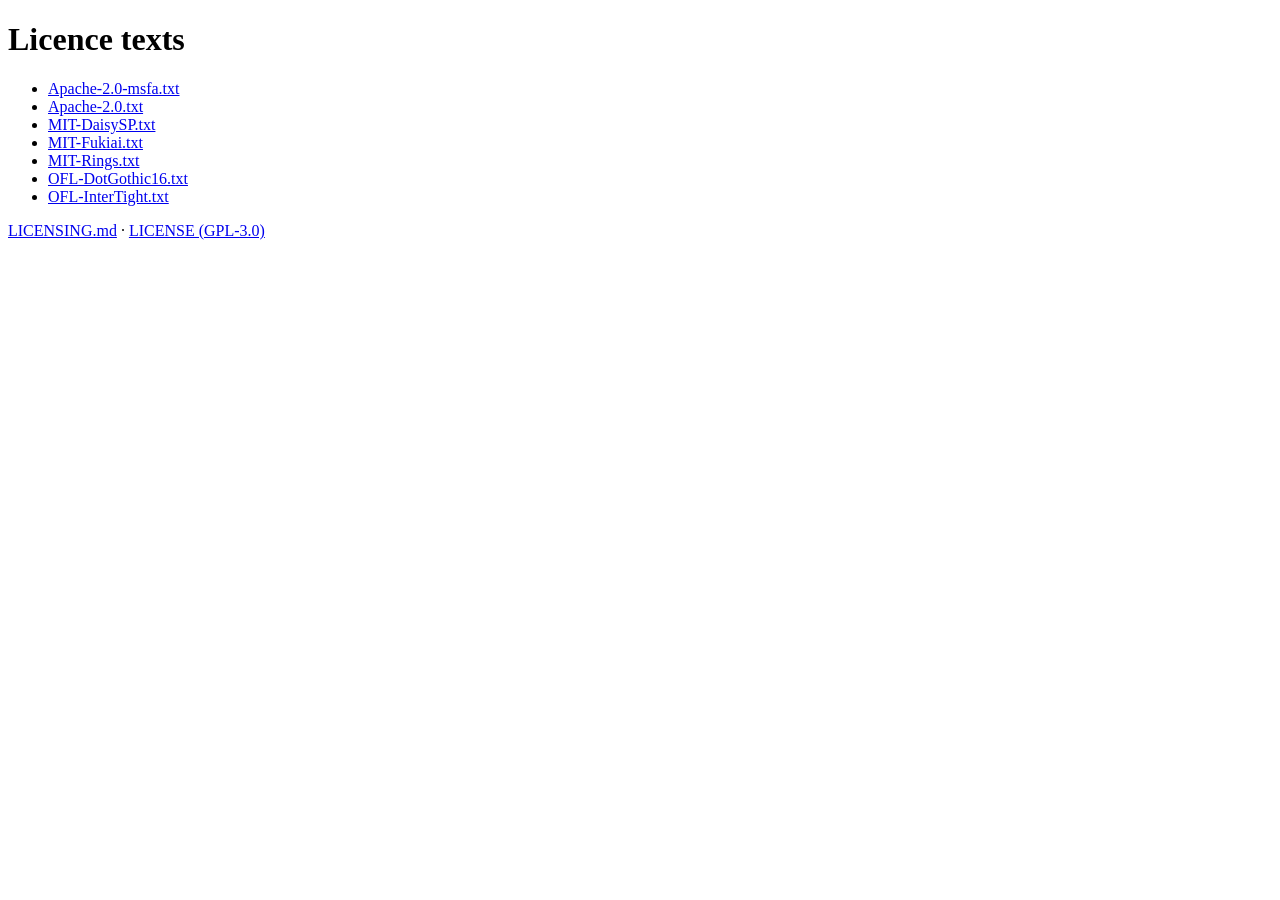
<file: firmware/LICENSES/index.html>
<!doctype html><meta charset="utf-8"><title>Felucca licences</title><h1>Licence texts</h1><ul><li><a href="Apache-2.0-msfa.txt">Apache-2.0-msfa.txt</a></li><li><a href="Apache-2.0.txt">Apache-2.0.txt</a></li><li><a href="MIT-DaisySP.txt">MIT-DaisySP.txt</a></li><li><a href="MIT-Fukiai.txt">MIT-Fukiai.txt</a></li><li><a href="MIT-Rings.txt">MIT-Rings.txt</a></li><li><a href="OFL-DotGothic16.txt">OFL-DotGothic16.txt</a></li><li><a href="OFL-InterTight.txt">OFL-InterTight.txt</a></li></ul><p><a href="../LICENSING.md">LICENSING.md</a> · <a href="../LICENSE">LICENSE (GPL-3.0)</a></p>
</file>
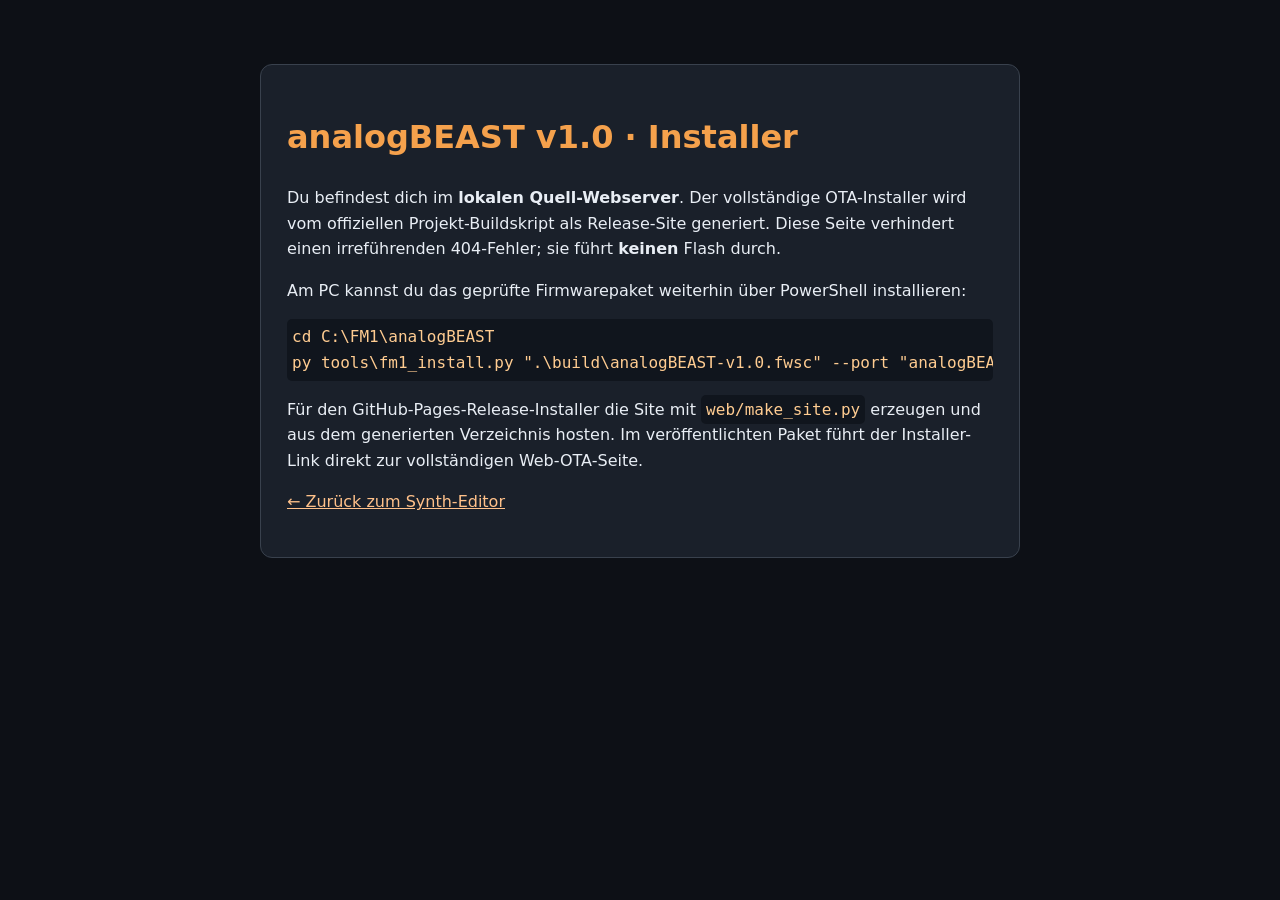
<file: web/installer/index.html>
<!doctype html><html lang="de"><head><meta charset="utf-8">
<meta name="viewport" content="width=device-width,initial-scale=1">
<title>analogBEAST Installer · Lokal</title>
<style>body{background:#0d1016;color:#e9eef5;font:16px/1.6 system-ui;margin:5vw auto;max-width:760px;padding:0 16px}
h1{color:#f5a14c}main{background:#1a202a;padding:26px;border:1px solid #39414d;border-radius:12px}
code,pre{background:#10151d;padding:5px;border-radius:5px;color:#ffcc91;overflow:auto}a{color:#ffc18a}</style></head>
<body><main><h1>analogBEAST v1.0 · Installer</h1>
<p>Du befindest dich im <strong>lokalen Quell-Webserver</strong>. Der vollständige OTA-Installer wird vom offiziellen Projekt-Buildskript als Release-Site generiert. Diese Seite verhindert einen irreführenden 404-Fehler; sie führt <strong>keinen</strong> Flash durch.</p>
<p>Am PC kannst du das geprüfte Firmwarepaket weiterhin über PowerShell installieren:</p>
<pre>cd C:\FM1\analogBEAST
py tools\fm1_install.py ".\build\analogBEAST-v1.0.fwsc" --port "analogBEAST 3"</pre>
<p>Für den GitHub-Pages-Release-Installer die Site mit <code>web/make_site.py</code> erzeugen und aus dem generierten Verzeichnis hosten. Im veröffentlichten Paket führt der Installer-Link direkt zur vollständigen Web-OTA-Seite.</p>
<p><a href="../editor.html#sound">← Zurück zum Synth-Editor</a></p></main></body></html>
</file>
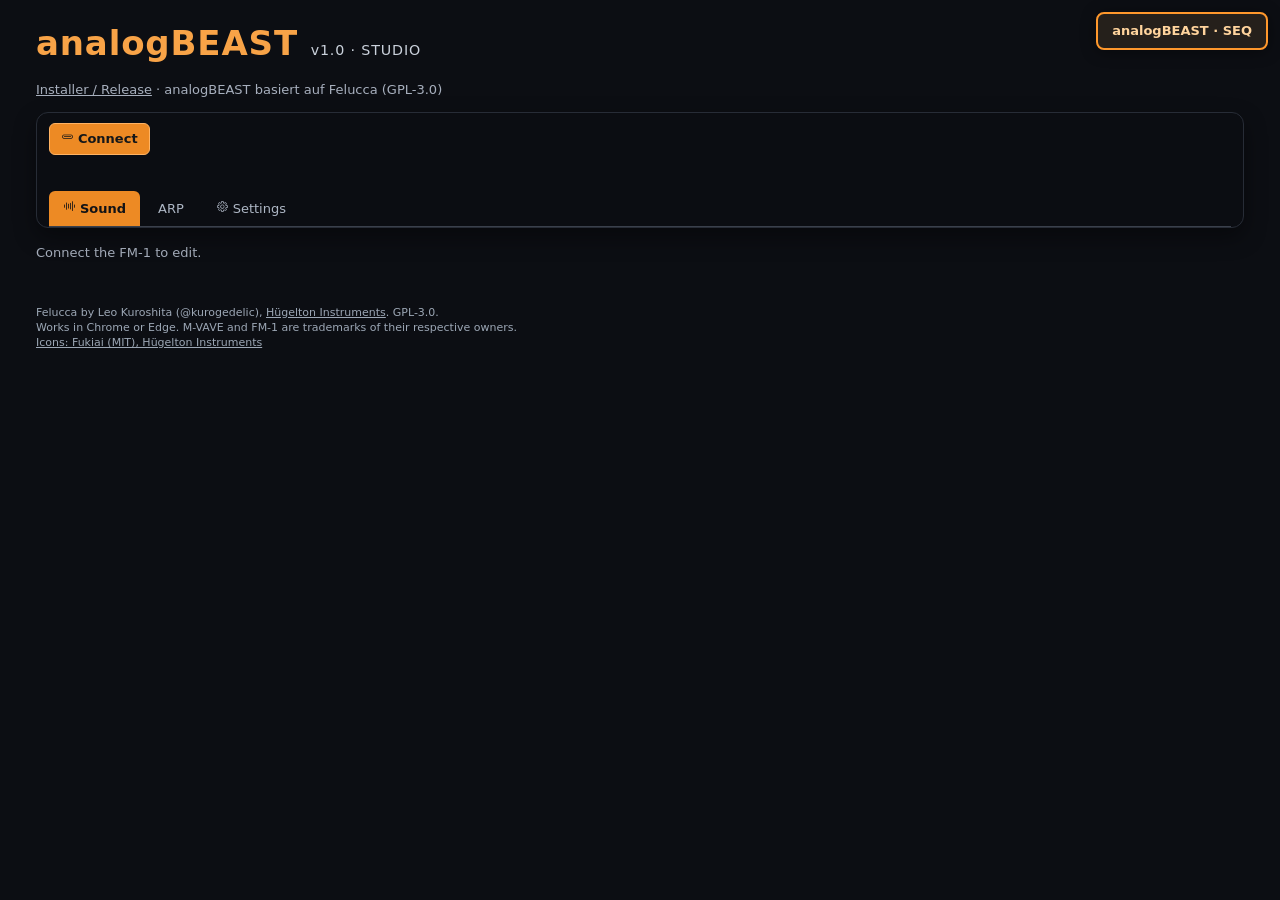
<file: webapp/editor/index.html>
<!doctype html>
<!-- SPDX-License-Identifier: GPL-3.0-only
     Copyright (C) 2026 Leo Kuroshita (@kurogedelic), Hügelton Instruments -->
<!-- Sample input recording and waveform trimming adapted from Andrea (@andreahaku), PR #29.
     Felucca web editor. One file, no libraries. Protocol: EDITOR_PROTOCOL.md.
     Add ?mock=1 to the URL to use a built-in simulated device. -->
<html lang="ja">
<head>
<meta charset="utf-8">
<meta name="viewport" content="width=device-width, initial-scale=1">
<title>analogBEAST v1.0 | Synth Studio</title>
<style>
  /* Fukiai: Hügelton Instruments' icon font (MIT, FUKIAI-LICENSE.txt). Icons are text in .ic spans;
     they stay hidden until the face has loaded (html.fk), so a missing font never shows boxes. */
  @font-face { font-family: "Fukiai"; src: url("fukiai.ttf") format("truetype"); font-display: block; unicode-range: U+EA00-EB09; }
  :root { --bg: #fff; --fg: #000; --dim: #777; --line: #ccc; }
  @media (prefers-color-scheme: dark) {
    :root:not([data-theme="light"]) { --bg: #000; --fg: #fff; --dim: #888; --line: #444; }
  }
  :root[data-theme="dark"] { --bg: #000; --fg: #fff; --dim: #888; --line: #444; }
  html { color-scheme: light dark; }
  body { margin: 0; background: var(--bg); color: var(--fg);
         font: 13px/1.4 -apple-system, BlinkMacSystemFont, "Helvetica Neue", Arial, sans-serif;
         font-variant-numeric: tabular-nums; }
  main { max-width: 1100px; margin: 0 auto; padding: 16px; }
  h1 { font-size: 18px; font-weight: 600; margin: 0 0 8px; }
  h2 { font-size: 13px; font-weight: 600; margin: 0 0 4px; padding-bottom: 2px; border-bottom: 1px solid var(--fg); }
  h3 { font-size: 11px; font-weight: 400; color: var(--dim); margin: 4px 0 0; }
  a { color: inherit; }
  .lang { float: right; font-size: 12px; color: var(--dim); text-decoration: underline; background: none; padding: 0; }
  button { font: inherit; background: var(--fg); color: var(--bg); border: 0; padding: 2px 10px; cursor: pointer; }
  button:disabled { opacity: .3; cursor: default; }
  button.lang { color: var(--dim); background: none; }
  select, input[type=text], input[type=number], input[type=search] {
    font: inherit; color: var(--fg); background: var(--bg); border: 1px solid var(--line); padding: 1px 3px; border-radius: 0; }
  input[type=range] { width: 100%; margin: 0; accent-color: var(--fg); }
  input[type=checkbox] { accent-color: var(--fg); margin: 0; }
  .bar { display: flex; flex-wrap: wrap; gap: 6px 12px; align-items: center; margin: 0 0 8px; }
  .dim { color: var(--dim); }
  #status { min-height: 1.4em; }
  section { margin: 12px 0; }
  .groups { columns: 250px; column-gap: 20px; }
  .group { break-inside: avoid; margin: 0 0 12px; }
  .row { display: grid; grid-template-columns: 46px 1fr 70px; gap: 6px; align-items: center; min-height: 22px; }
  .row .v { text-align: right; white-space: nowrap; }
  .row select { width: 100%; }
  .browser { display: flex; flex-wrap: wrap; gap: 12px; align-items: flex-start; }
  .browser select[size] { min-width: 150px; }
  .slots { display: grid; grid-template-columns: auto auto auto auto; gap: 3px 8px; align-items: center; justify-content: start; }
  table { border-collapse: collapse; }
  th { font-weight: 400; color: var(--dim); text-align: left; padding: 0 6px 2px 0; }
  td { padding: 1px 6px 1px 0; }
  td.i { color: var(--dim); text-align: right; }
  #steps input[type=text] { width: 120px; }
  #steps input[type=number] { width: 48px; }
  #steps .bad { outline: 1px solid var(--fg); text-decoration: underline wavy; }
  .fm6ops { overflow-x: auto; }
  .fm6ops td, .fm6ops th { padding: 0 2px; }
  input.fm6n { width: 3.2em; }
  #steps tr.off td { color: var(--dim); }
  .stepcols { columns: 470px; column-gap: 24px; }
  .stepcols table { break-inside: avoid; }
  @media (max-width: 600px) {
    .stepcols { columns: auto; overflow-x: auto; }
    #steps input[type=text] { width: 84px; }
    #steps input[type=number] { width: 42px; }
    #steps th, #steps td { padding-right: 3px; }
  }
  .smp { margin: 0 0 14px; padding: 6px 0 0; border-top: 1px solid var(--line); }
  .smp.over { outline: 1px solid var(--fg); outline-offset: 2px; }
  .smp .head { display: flex; flex-wrap: wrap; gap: 4px 12px; align-items: center; }
  .smp .head b { font-weight: 600; min-width: 40px; }
  .smp canvas.trim { width: 100%; height: 56px; display: block; touch-action: none; cursor: ew-resize; }
  .smp progress.rec { width: 120px; }
  .smp progress { width: 160px; height: 6px; accent-color: var(--fg); }
  .smp table { margin: 4px 0; }
  .smp input.name { width: 80px; text-transform: uppercase; }
  .smp input.root { width: 48px; }
  .smp .bad { text-decoration: underline wavy; }
  footer { margin-top: 24px; font-size: 11px; color: var(--dim); }
  .row.pushed .v { font-weight: 600; }
  .row.modrow { grid-template-columns: 16px 1fr 1fr 1fr 52px; }
  /* librarian: local library and the device's user bank side by side, stacked on a phone */
  .libcols { display: grid; grid-template-columns: repeat(auto-fit, minmax(min(100%, 340px), 1fr)); gap: 8px 24px; margin-top: 6px; }
  .libcols > div { min-width: 0; }
  .libcols .bar input[type=search] { flex: 1 1 120px; min-width: 0; }
  .list { height: 260px; overflow: auto; border: 1px solid var(--line); resize: vertical; }
  .list table { width: 100%; table-layout: fixed; }
  .list th { position: sticky; top: 0; background: var(--bg); padding: 1px 6px; }
  .list td { padding: 1px 6px; white-space: nowrap; overflow: hidden; text-overflow: ellipsis; }
  .list tr[data-id], .list tr[data-slot] { cursor: pointer; }
  .list tr.sel td { background: var(--fg); color: var(--bg); }
  .list tr.empty td { color: var(--dim); }
  .list tr.over td { outline: 1px dashed var(--fg); outline-offset: -1px; }
  .list.over { outline: 1px solid var(--fg); }
  .list .none { padding: 6px; color: var(--dim); }
  .list col.n { width: 40px; } .list col.e { width: 72px; } .list col.d { width: 78px; }
  .ic { font-family: "Fukiai"; font-style: normal; font-weight: 400; font-synthesis: none; line-height: 1; margin-right: .3em; }
  html:not(.fk) .ic { display: none; }
  /* wave choices: a page-drawn picker so the options can carry an icon (Chrome 135+); native menus get words only */
  @supports (appearance: base-select) {
    select.wave, select.wave::picker(select) { appearance: base-select; }
    select.wave { padding: 1px 3px; min-block-size: 0; border: 1px solid var(--line); border-radius: 0; background: var(--bg); color: var(--fg); }
    select.wave > button { font: inherit; background: none; color: inherit; padding: 0; text-align: start; }
    select.wave::picker(select) { border: 1px solid var(--line); background: var(--bg); color: var(--fg); padding: 0; }
    select.wave option { padding: 1px 6px; min-block-size: 0; }
    select.wave option:checked { font-weight: 600; }
    select.wave option:hover, select.wave option:focus-visible { background: var(--fg); color: var(--bg); }
    select.wave option::checkmark { display: none; }
  }
  /* tabs: a wrapping row of plain buttons, the open one inverted; header stays at the top on wide screens */
  .top { position: sticky; top: 0; z-index: 5; background: var(--bg); padding: 4px 0 0; }
  @media (max-width: 600px) { .top { position: static; } }
  .tabs { display: flex; flex-wrap: wrap; gap: 0; border-bottom: 1px solid var(--fg); margin: 6px 0 0; }
  .tabs button { background: none; color: var(--dim); padding: 4px 10px; border: 1px solid transparent; border-bottom: 0; white-space: nowrap; }
  .tabs button:hover { color: var(--fg); }
  .tabs button[aria-selected="true"] { background: var(--fg); color: var(--bg); }
  .trackbar { display: flex; flex-wrap: wrap; gap: 4px 8px; align-items: center; padding: 6px 0; border-bottom: 1px solid var(--line); }
  .seg { display: inline-flex; flex-wrap: wrap; }
  .seg button, button.tog { background: var(--bg); color: var(--fg); border: 1px solid var(--fg); padding: 1px 10px; }
  .seg button + button { border-left: 0; }
  .seg button[aria-pressed="true"], button.tog[aria-pressed="true"] { background: var(--fg); color: var(--bg); }
  .panel { margin: 12px 0; }
  .hint { margin: 16px 0; color: var(--dim); }
  /* sequencer: a step grid over the selected track (16 per row, 8 on a phone) */
  .grid { display: grid; grid-template-columns: repeat(16, minmax(0, 1fr)); gap: 2px; margin: 6px 0 12px; }
  @media (max-width: 600px) { .grid { grid-template-columns: repeat(8, minmax(0, 1fr)); } }
  .grid button { background: var(--bg); color: var(--fg); border: 1px solid var(--line); padding: 2px; min-width: 0; height: 52px;
                 display: flex; flex-direction: column; justify-content: flex-start; gap: 1px; text-align: left; overflow: hidden; font-size: 10px; line-height: 1.15; }
  .grid button .n { color: var(--dim); }
  .grid button .x { overflow: hidden; overflow-wrap: anywhere; flex: 1; }
  .grid button.on { background: var(--fg); color: var(--bg); border-color: var(--fg); }
  .grid button.on .n { color: inherit; opacity: .6; }
  .grid button.acc .x { font-weight: 700; }
  .grid button.tie { border-style: dashed; border-color: var(--fg); }
  .grid button.beat { border-left-color: var(--fg); }
  #steps tr.hl td { outline: 1px solid var(--fg); }
  /* mixer: four channel strips as on the device's TRACKS page */
  .mixer { display: grid; grid-template-columns: repeat(4, minmax(0, 1fr)); gap: 8px; max-width: 640px; margin: 6px 0; }
  .strip { border: 1px solid var(--line); padding: 6px 4px; display: flex; flex-direction: column; align-items: center; gap: 6px; min-width: 0; }
  .strip.sel { border-color: var(--fg); box-shadow: inset 0 0 0 1px var(--fg); }
  .strip .num { font-size: 18px; font-weight: 600; line-height: 1; }
  .strip .snd { font-size: 11px; line-height: 1.3; width: 100%; text-align: center; overflow-wrap: anywhere; min-height: 2.6em; }
  .strip .rec { font-size: 11px; color: var(--dim); }
  .strip .rec.on { color: var(--fg); font-weight: 600; }
  .strip .rec:not(.on) .ic { visibility: hidden; }
  .strip input.fader { writing-mode: vertical-lr; direction: rtl; width: 28px; height: 150px; }
  .strip .v { font-size: 11px; white-space: nowrap; }
  .strip .pan { width: 100%; }
  .strip.muted .fader, .strip.muted .lv { opacity: .35; }
  .strip button { width: 100%; padding: 1px 2px; white-space: nowrap; overflow: hidden; text-overflow: ellipsis; }
  .strip button.selb:disabled { opacity: 1; background: none; color: var(--dim); }
  #sysinfo th { padding-right: 16px; }
  [hidden] { display: none !important; }
</style>
<style id="abstudio-theme">
/* analogBEAST Studio. Scoped where possible so the existing Felucca subeditors
   and the independent analogBEAST piano-roll keep their own functionality. */
:root,
:root[data-theme="dark"] {
 --bg:#0c0e13; --fg:#eef1f5; --dim:#a7afbd; --line:#303541;
 --ab-primary:#ed8a24; --ab-surface:#181d26; --ab-border:#313845;
 color-scheme:dark;
}
body { background:var(--bg); font-family: system-ui, -apple-system, 'Segoe UI', Arial, sans-serif; }
main { max-width:1440px; padding:20px clamp(12px,3vw,36px) 48px; }
h1 { font-size:clamp(23px,2.7vw,34px); color:#f8a347; letter-spacing:.025em; }
.top { background:rgba(12,14,19,.98); border:1px solid #272c36; border-radius:12px;
       padding:10px 12px 0; box-shadow:0 9px 22px #0006; }
#status { color:#cdd4dc; }
button, .seg button,button.tog { cursor:pointer; border-radius:6px; }
button { background:#29313d; color:#f4f4f5; border:1px solid #3e4755; padding:6px 11px; }
button:hover:not(:disabled) { border-color:var(--ab-primary); }
button:focus-visible,select:focus-visible,input:focus-visible { outline:2px solid var(--ab-primary);outline-offset:2px; }
#connect { background:var(--ab-primary);border-color:#ffb363;color:#151719;font-weight:700; }
#version { color:#f0a447;font-weight:700; }
.tabs { border-color:#3a404b; gap:4px; padding-top:4px; }
.tabs button { border-radius:6px 6px 0 0;color:#aeb7c5;padding:8px 13px; }
.tabs button[aria-selected="true"] { background:var(--ab-primary);color:#121316;font-weight:700; }
.tabs button:hover { color:#fff; }
#trackbar { border-color:#38404d; }
.seg button[aria-pressed="true"],button.tog[aria-pressed="true"] { background:var(--ab-primary); color:#151719;border-color:var(--ab-primary); }
select,input[type=text],input[type=number],input[type=search] { background:#11151c; color:#edf1f6;
 border:1px solid #424b5b;border-radius:6px;padding:5px 7px; }
input[type=range],input[type=checkbox] { accent-color:var(--ab-primary); }
.browser { background:#151a22;border:1px solid #303845;border-radius:12px;
           padding:16px;gap:16px;margin:10px 0; }
.browser select[size] { min-width:220px; max-width:min(100%,400px); }
.groups#ab-impossible { display:none; }
#p-sound .groups { columns:auto;display:grid; grid-template-columns:repeat(auto-fit,minmax(min(100%,300px),1fr));gap:14px;align-items:start; }
.ab-studio-panel { break-inside:avoid;border:1px solid #333b48;border-radius:12px;
  padding:15px;background:#171c25;min-height:120px; }
.ab-studio-panel h2 { margin:0;border-bottom:1px solid #373f4d; padding-bottom:9px;
 font-size:13px;color:#ffb461;letter-spacing:.025em;font-weight:760; }
.ab-studio-panel .ab-subtle { margin:8px 0 12px;min-height:2.2em;
 font-size:11px;line-height:1.45;color:#9ca8b9; }
.ab-studio-panel .row { grid-template-columns:minmax(62px,88px) minmax(65px,1fr) minmax(46px,79px);
 gap:7px;min-height:32px; }
.ab-studio-panel .row>span:first-child {font-size:11px;color:#d2d9e2;overflow-wrap:anywhere;}
.ab-studio-panel .row .v {font-size:11px;font-variant-numeric:tabular-nums;color:#ffbc7d;}
.ab-studio-panel .row select { min-width:0; }
.ab-studio-panel.ab-brute {border-color:#a66828;box-shadow:inset 0 3px 0 #e68c27;}
.ab-studio-panel.ab-filter {border-color:#555d68;}
.ab-studio-panel.ab-advanced {grid-column:1 / -1;}
.ab-studio-panel.ab-advanced .row {max-width:680px;}
#abstudio-hero { display:flex;justify-content:space-between;align-items:center;gap:16px;flex-wrap:wrap;
 margin:12px 0;background:linear-gradient(110deg,#272017,#161b23 65%);
 border:1px solid #514029;padding:15px 18px;border-radius:12px; }
#abstudio-hero h2 {color:#ffb45d;font-size:17px;border:none;padding:0;margin-bottom:5px;}
#abstudio-hero p {color:#b6c0cc;font-size:12px;margin:2px 0;}
#abstudio-hero .ab-actions {display:flex;flex-wrap:wrap;gap:8px;}
#abstudio-hero .ab-actions a {background:#252b35;border:1px solid #5e4832;border-radius:7px;
 color:#ffd09a;text-decoration:none;padding:9px 12px;font-weight:700;}
#abstudio-hero .ab-actions a:hover {background:#5b3e23;}
#abstudio-device {display:inline-block;color:#87d9af;font-size:11px;margin-top:5px;}
#p-settings .groups,#p-sequencer .groups {columns:300px;}
#p-settings .group,#p-sequencer .group {padding:12px;border-radius:10px;border:1px solid #303845;background:#171c25;}
.list, .strip {border-color:#343c48;}
footer {padding:18px 0;color:#9ca7b5;}
@media(max-width:600px){ .top{position:static;} .ab-studio-panel{padding:11px;} #p-sound .groups{grid-template-columns:1fr;} }

</style>
<!-- analogBEAST v1.0 Studio ARP cleanup -->

<style id="ab-arp-cleanup-style">
/* Old Felucca navigation is retained internally for backwards compatibility,
   but is not part of the analogBEAST Studio UI. No device/flash data is erased. */
#tabs [data-tab="fm6"], #tabs [data-tab="tracks"],
#tabs [data-tab="library"], #tabs [data-tab="samples"],
#tabs [data-tab="projects"] { display:none !important; }
#tabs [data-tab="sound"] { order:0; }
#tabs [data-tab="sequencer"] { order:1; }
#tabs [data-tab="settings"] { order:2; }
#p-fm6, #p-tracks, #p-library, #p-samples, #p-projects { display:none !important; }
/* Sound = oscillator / filter / effects, not a preset browser. Import/export
   of sound files remains available, while hidden controls remain in the DOM. */
#p-sound #init, #p-sound #factlib { display:none !important; }
#p-sound #browser { padding:10px 14px; }
/* The old 4-part Felucca strip is separate from the analogBEAST A-H banks. */
#trackbar { display:none !important; }
/* Our ARP tab shows firmware-backed P_* controls, not the legacy step grid. */
#p-sequencer #steps, #p-sequencer #motion-panel { display:none !important; }
#p-sequencer #seqgroups { columns:unset; display:grid; grid-template-columns:repeat(auto-fit,minmax(min(100%,320px),1fr)); gap:14px; }
#p-sequencer .ab-studio-panel { margin:0; }
#p-sequencer .ab-arp-intro { background:#201b16; border:1px solid #624121; padding:14px 16px; border-radius:11px; margin:12px 0; }
#p-sequencer .ab-arp-intro h2 { margin:0 0 6px;color:#ffb15c;font-size:17px;border:0; }
#p-sequencer .ab-arp-intro p { margin:4px 0;color:#d6bda5;line-height:1.5; }
#p-sound .ab-studio-panel.ab-advanced { min-height:0; }
#p-sound .ab-studio-panel.ab-advanced summary { cursor:pointer; font-weight:700; color:#ffb15c; padding:4px 0; }
#p-sound .ab-studio-panel.ab-advanced[open] summary { margin-bottom:10px; }
#p-sound .ab-studio-panel.ab-advanced:not([open]) { min-height:0; }
</style>

<style id="ab-instruments-v2-css">
/* All original Felucca controls stay in the DOM for existing code, but are not GOLANA programs. */
#p-sound #browser > label { display:none !important; }
#p-sound #ab-instruments { box-sizing:border-box; display:flex !important; flex-flow:row wrap; align-items:end;
 gap:10px 16px; padding:12px 14px; border:1px solid #684620; border-radius:9px;
 background:#1c2028; width:100%; margin-bottom:8px; }
#p-sound #ab-instruments label { display:flex; flex-direction:column; gap:5px;
 color:#f7aa53; font-weight:700; flex:1 1 230px; }
#p-sound #ab-instrument-program {width:100%; max-width:530px; min-width:200px;
 background:#131922; color:#f2f4f8; border:1px solid #687182; border-radius:6px;
 padding:10px; font:inherit; }
#p-sound #ab-instrument-refresh {background:#303a48; color:#fff; border:1px solid #596475;
 border-radius:6px; padding:10px 12px; }
#p-sound #ab-instrument-feedback { flex-basis:100%; color:#bac4d0; font-size:12px; }
</style>
</head>
<body>
<main>
  <button class="lang" id="lang"></button>
  <h1>analogBEAST <span style="font-size:.42em;color:#cad1db;font-weight:450">v1.0 · STUDIO</span></h1>
  <p class="dim ab-installer-link"><a href="../installer/" id="abstudio-installer">Installer / Release</a> · <span>analogBEAST basiert auf Felucca (GPL-3.0)</span></p>
  <!-- always visible: connection, version, sync mode, the tabs and (Sound / Sequencer / Tracks) the track selector -->
  <header class="top">
    <div class="bar">
      <button id="connect" data-t="connect" data-ic="port_usb_c"></button>
      <span id="version" class="dim"></span>
      <span id="live" class="dim"></span>
      <span id="mock" class="dim" hidden data-t="mock"></span>
    </div>
    <div id="status"></div>
    <nav class="tabs" id="tabs" role="tablist">
      <button role="tab" data-tab="sound" data-t="sound" data-ic="symbol_audio"></button>
      <button role="tab" data-tab="fm6" data-t="tabFm6" data-ic="ui_knob"></button>
      <button role="tab" data-tab="sequencer" data-ic="ui_knob">ARP</button>
      <button role="tab" data-tab="tracks" data-t="tabTracks" data-ic="ui_slider_vertical"></button>
      <button role="tab" data-tab="library" data-t="library" data-ic="symbol_books"></button>
      <button role="tab" data-tab="samples" data-t="samples" data-ic="symbol_waves"></button>
      <button role="tab" data-tab="projects" data-t="projects" data-ic="symbol_folder"></button>
      <button role="tab" data-tab="settings" data-t="tabSettings" data-ic="symbol_cog"></button>
    </nav>
    <div class="trackbar" id="trackbar" hidden><span class="dim" data-t="track"></span><span class="seg" id="trackbtns" role="group"></span></div>
  </header>
  <p class="hint" id="hint" hidden></p>

  <section class="panel" id="p-sound" data-tab="sound" data-dev hidden>
    <div id="abstudio-hero">
      <div><h2>analogBEAST · SYNTH STUDIO</h2>
        <p id="abstudio-mode">BRUTE / MIKROKORG · Hardware-Synthese</p>
        <span id="abstudio-device">Warte auf Verbindung</span></div>
      <div class="ab-actions"><a href="#sequencer" title="Patterns, SONG und ALBUM öffnen">SEQ · SONG · ALBUM →</a></div>
    </div>
    <div class="browser" id="browser">
<!-- AB_INSTRUMENT_P01_P32_V2 -->
<div id="ab-instruments" data-firmware="GOLANA-32">
<label for="ab-instrument-program">INSTRUMENT · P01–P32
<select id="ab-instrument-program" disabled>
<option value="">— Gerät verbinden —</option>
<option value="0">P01 · FAT BASS</option>
<option value="1">P02 · ACID LINE</option>
<option value="2">P03 · GLIDE LEAD</option>
<option value="3">P04 · UNISON SAW</option>
<option value="4">P05 · SYNC PAD</option>
<option value="5">P06 · BRIGHT ARP</option>
<option value="6">P07 · 80S BRASS</option>
<option value="7">P08 · ORGAN</option>
<option value="8">P09 · SOFT PAD</option>
<option value="9">P10 · PHASE PAD</option>
<option value="10">P11 · SLOW ARP</option>
<option value="11">P12 · SOFT BELLS</option>
<option value="12">P13 · DRONE</option>
<option value="13">P14 · WARM LEAD</option>
<option value="14">P15 · DARK UNISON</option>
<option value="15">P16 · S&amp;H TEXTURE</option>
<option value="16">P17 · INIT</option>
<option value="17">P18 · INIT</option>
<option value="18">P19 · INIT</option>
<option value="19">P20 · INIT</option>
<option value="20">P21 · INIT</option>
<option value="21">P22 · INIT</option>
<option value="22">P23 · INIT</option>
<option value="23">P24 · INIT</option>
<option value="24">P25 · INIT</option>
<option value="25">P26 · INIT</option>
<option value="26">P27 · INIT</option>
<option value="27">P28 · INIT</option>
<option value="28">P29 · INIT</option>
<option value="29">P30 · INIT</option>
<option value="30">P31 · INIT</option>
<option value="31">P32 · INIT</option>
</select></label>
<button type="button" id="ab-instrument-refresh">Programmnamen lesen</button>
<div id="ab-instrument-feedback" role="status">P01–P16: Werkklänge. P17–P32: INIT oder gespeicherte Sounds. Gerät verbinden.</div>
</div>
      <label><span data-t="engine"></span><br><select id="engine"></select></label>
      <label><span data-t="presets"></span><br><select id="preset" size="8"></select></label>
      <div>
        <p class="bar"><button id="init" data-t="initSound"></button>
          <button id="factlib" data-t="factoryToLib" data-ic="symbol_folder"></button></p>
        <p class="bar"><button id="savefile" data-t="saveFile" data-ic="symbol_download"></button>
          <button id="loadfile" data-t="loadFile" data-ic="symbol_upload"></button>
          <input type="file" id="file" accept=".json,application/json" hidden></p>
      </div>
    </div>
    <p class="dim" id="ctlhelp" data-t="ctlHelp"></p>
    <div class="groups" id="groups"></div>
  </section>

  <section class="panel" id="p-fm6" data-tab="fm6" data-dev hidden>
    <p class="dim" data-t="fm6Help"></p>
    <div class="group">
      <h2 data-t="fm6Source" data-ic="symbol_folder"></h2>
      <p class="bar"><label><span data-t="track"></span> <select id="fm6trk"></select></label>
        <button id="fm6read" data-t="fm6ReadBtn"></button> <button id="fm6send" data-t="fm6SendBtn"></button>
        <label><input type="checkbox" id="fm6live"> <span data-t="fm6Live"></span></label></p>
      <p class="bar"><button id="fm6import" data-t="fm6Import" data-ic="symbol_upload"></button>
        <input type="file" id="fm6file" accept=".syx,.SYX,.bin,application/octet-stream" hidden>
        <button id="fm6export" data-t="fm6Export" data-ic="symbol_download"></button>
        <button id="fm6init" data-t="fm6Init"></button></p>
      <div id="fm6imported"></div>
      <p class="bar"><label><span data-t="fm6Factories"></span> <select id="fm6slot"></select></label>
        <button id="fm6load" data-t="load"></button></p>
      <p class="dim" id="fm6keep" data-t="fm6Keep"></p>
    </div>
    <div class="group">
      <h2 data-t="fm6Voice" data-ic="ui_knob"></h2>
      <div id="fm6voice"></div>
    </div>
    <div class="group">
      <h2 data-t="fm6Ops" data-ic="function_env_adsr_exp"></h2>
      <div id="fm6ops"></div>
    </div>
  </section>

  <section class="panel" id="p-sequencer" data-tab="sequencer" data-dev hidden>
    <div class="ab-arp-intro" id="ab-arp-intro">
      <h2>analogBEAST · ARPEGGIATOR</h2>
      <p>Die Regler steuern den ARP des aktuell gewählten Synth-Parts. GOLANA-ARP gehört zum Sound; Timing/Performance ist trackbezogen und bleibt beim Presetwechsel erhalten.</p>
      <p>Änderungen werden über den bestehenden USB-MIDI-Editor an das Gerät gesendet. Sie werden nicht automatisch als neues Preset gespeichert.</p>
    </div>
    <div class="groups" id="seqgroups"></div>
    <div id="steps">
      <h2 data-t="steps" data-ic="note_eight"></h2>
      <p class="bar"><button id="reloadsteps" data-t="reload" data-ic="control_arrow_loop"></button>
        <button id="clearseq" data-t="clearSeq" data-ic="symbol_trash"></button>
        <span class="dim" id="noteshelp"></span></p>
      <div class="grid" id="stepgrid"></div>
      <div class="stepcols" id="steptables"></div>
    </div>
    <div id="motion-panel" hidden style="margin-top:16px">
      <h2 data-t="motion"></h2>
      <p class="bar"><label><input id="motion-on" type="checkbox"> <span data-t="motionOn"></span></label>
        <button id="motion-clear" data-t="motionClear"></button><span id="motion-count" class="dim"></span></p>
      <table id="motion-rows"></table>
    </div>
  </section>

  <section class="panel" id="p-tracks" data-tab="tracks" data-dev hidden>
    <h2 data-t="mixer" data-ic="ui_slider_vertical"></h2>
    <div class="mixer" id="mixer"></div>
    <p class="dim" data-t="mixHelp"></p>
  </section>

  <!-- works without a device too (the device bank shows while connected) -->
  <section class="panel" id="p-library" data-tab="library" hidden>
    <div class="group" id="device-presets" hidden>
      <h2 data-t="devicePresets"></h2>
      <p class="dim" data-t="deviceFavHelp"></p>
      <label><span data-t="deviceList"></span> <select id="device-filter"></select></label>
      <div class="list" id="device-preset-list" style="margin-top:8px"></div>
    </div>
    <div class="libcols" id="libsec">
      <div id="libpane">
        <h2 data-t="library" data-ic="symbol_books"></h2>
        <div class="bar">
          <input type="search" id="libq" spellcheck="false">
          <select id="libeng"></select>
          <select id="libtag"></select>
          <select id="libsort"></select>
        </div>
        <div class="list" id="liblist"></div>
        <p class="bar" style="margin-top:6px">
          <button id="libaud" data-t="audition" data-ic="symbol_audio"></button>
          <button id="libput" data-t="toSlot" data-ic="symbol_upload"></button>
          <button id="libren" data-t="rename"></button>
          <button id="libtags" data-t="tags"></button>
          <button id="libdup" data-t="duplicate"></button>
          <button id="libdel" data-t="delete" data-ic="symbol_trash"></button>
          <button id="libexp1" data-t="exportPatch" data-ic="symbol_download"></button>
        </p>
        <p class="bar">
          <button id="libsave" data-t="saveToLib" data-ic="port_disk"></button>
          <button id="libimport" data-t="import" data-ic="symbol_upload"></button>
          <button id="libexport" data-t="exportLib" data-ic="symbol_download"></button>
          <input type="file" id="libfile" accept=".json,application/json" multiple hidden>
          <span class="dim" id="libcount"></span>
        </p>
      </div>
      <div>
        <h2 data-t="bank" data-ic="port_disk"></h2>
        <p class="dim" id="bankhint"></p>
        <div id="bankpane" hidden>
          <div class="bar"><b id="bankhead"></b></div>
          <div class="list" id="banklist"></div>
          <p class="bar" style="margin-top:6px">
            <button id="bkload" data-t="bankLoad" data-ic="symbol_folder_open"></button>
            <button id="bkstore" data-t="bankStore" data-ic="port_disk"></button>
            <button id="bkget" data-t="bankGet" data-ic="symbol_download"></button>
            <button id="bkerase" data-t="erase" data-ic="symbol_trash"></button>
          </p>
          <p class="bar">
            <button id="bkrefresh" data-t="reload" data-ic="control_arrow_loop"></button>
            <button id="bkexport" data-t="exportBank" data-ic="symbol_download"></button>
            <span class="dim" data-t="dndHelp"></span>
          </p>
        </div>
      </div>
    </div>
  </section>

  <section class="panel" id="p-samples" data-tab="samples" data-dev hidden>
    <h2 data-t="samples" data-ic="symbol_waves"></h2>
    <p class="dim" data-t="smpHelp"></p>
    <div id="smpslots"></div>
  </section>

  <section class="panel" id="p-projects" data-tab="projects" data-dev hidden>
    <h2 data-t="projects" data-ic="symbol_folder"></h2>
    <p class="dim" data-t="projHelp"></p>
    <div class="slots" id="slots"></div>
    <div id="backup-panel" style="margin-top:16px">
      <h2 data-t="backupTitle"></h2>
      <p class="bar"><button id="backup-export" data-t="backupExport"></button>
        <button id="backup-import" data-t="backupImport"></button><input id="backup-file" type="file" accept=".json,application/json" hidden></p>
      <p class="dim" id="backup-help"></p>
    </div>
    <div class="group" id="songchain" hidden style="margin-top:16px">
      <h2 data-t="songTitle"></h2>
      <p class="dim" data-t="songHelp"></p>
      <p class="bar"><button id="songplay"></button><button id="songadd" data-t="songAdd"></button>
        <button id="songremove" data-t="songRemove"></button><span id="songstatus" aria-live="polite"></span></p>
      <div id="songrows"></div>
    </div>
  </section>

  <section class="panel" id="p-settings" data-tab="settings" data-dev hidden>
    <div class="groups" id="setgroups"></div>
    <div class="group" id="device-display" hidden style="margin-top:12px">
      <h2 data-t="deviceDisplay"></h2>
      <p class="dim" data-t="deviceDisplayHelp"></p>
      <div id="device-display-controls"></div>
    </div>
    <div class="group" style="margin-top:12px">
      <h2 data-t="system" data-ic="symbol_cog"></h2>
      <table id="sysinfo"></table>
    </div>
  </section>

  <footer>Felucca by Leo Kuroshita (@kurogedelic), <a href="https://hugelton.com" target="_blank" rel="noopener">Hügelton Instruments</a>. GPL-3.0.<br>
    <span data-t="foot"></span> M-VAVE and FM-1 are trademarks of their respective owners.<br>
    <a href="FUKIAI-LICENSE.txt" data-t="iconsCredit"></a></footer>
</main>
<script>
"use strict";
/*PROTO-BEGIN*/
/* ---------------------------------------------------------------- protocol --- */
const HDR = [0x7D, 0x46, 0x4C];
const CMD = { INFO: 1, GET: 2, SET: 3, DUMP: 4, DESC: 5, STEP_GET: 6, STEP_SET: 7, PRESET: 8, PROJECT: 9, NAMES: 10,
  SMP_BEGIN: 11, SMP_WRITE: 12, SMP_END: 13, SMP_ERASE: 14, SMP_INFO: 15,
  UP_LIST: 16, UP_GET: 17, UP_PUT: 18, UP_STORE: 19, UP_LOAD: 20, UP_ERASE: 21,
  WATCH: 22, CHANGED: 23, RELOAD: 24, PING: 25, STEP_CHANGED: 26,
  TRACK: 27, TRACK_MIX: 28, TRACK_DUMP: 29, TRACK_STEP: 30,
  TRACK_PARAM: 31, TRACK_CHANGED: 32, SONG: 33,
  UI_STATE: 34, UI_SET: 35, UI_PALETTES: 36, FAV_GET: 37, FAV_SET: 38,
  MOTION: 64, BACKUP_LIST: 65, BACKUP_GET: 66, BACKUP_PUT: 67,
  FM6_GET: 68, FM6_PUT: 69, FM6_LIST: 70, FM6_ERASE: 71 };
/* frames the device sends on its own (while WATCH is on); never replies */
const PUSH = new Set([CMD.CHANGED, CMD.RELOAD, CMD.STEP_CHANGED, CMD.TRACK_CHANGED]);
/* user preset bank: name 1..12 printable ASCII, a 16-step pattern of (note, flags 1 acc 2 slide 4 tie) */
const UP = { NAME_MAX: 12, PAT: 16, LIST_MAX: 16 };
const F = { INT: 0, PCT: 1, BIPCT: 2, TIME: 3, LFOHZ: 4, CUTOFF: 5, DB: 6, SEMI: 7, ENUM: 8, BPM: 9, NOTE: 10, ONOFF: 11, OCT: 12, STEPS: 13 };

const v14enc = (v) => { const u = Math.max(-8192, Math.min(8191, Math.round(v))) + 8192; return [u & 0x7F, (u >> 7) & 0x7F]; };
const v14dec = (lo, hi) => (lo | (hi << 7)) - 8192;
function strEnc(s) { const a = []; for (const c of String(s)) a.push(c.charCodeAt(0) & 0x7F); a.push(0); return a; }

/* only ever builds F0 7D 46 4C ... F7 */
function frame(cmd, args = []) {
  for (const b of args) if (!(Number.isInteger(b) && b >= 0 && b <= 0x7F)) throw new Error("bad data byte " + b);
  return [0xF0, ...HDR, cmd & 0x7F, ...args, 0xF7];
}
/* -> {cmd, a} or null when it is not an editor frame */
function unframe(d) {
  if (!d || d.length < 6 || d[0] !== 0xF0 || d[d.length - 1] !== 0xF7) return null;
  if (d[1] !== HDR[0] || d[2] !== HDR[1] || d[3] !== HDR[2]) return null;
  return { cmd: d[4], a: Array.from(d.slice(5, d.length - 1)) };
}

/* the DRUM grid (firmware v5): a step's lane hits and their accents, bit l = lane l. Each lane plays its GM note
   (eng_drum.c DRUM_LANE_NOTE) on any engine; LANE_OF: the lane a GM note 35..81 strikes (drum_lane; others fold
   to their octave of 36..47) */
const LANES = ["KICK", "SNARE", "CLAP", "HATCL", "HATOP", "TOM", "RIM", "BELL"];
const LANE_NOTE = [36, 38, 39, 42, 46, 45, 37, 56];
const LANE_OF = "00612153535455757773777675555555773366336665577";
const LANE_ALIAS = { CONGA: 5, CLAVE: 6, CYM: 7, BD: 0, SD: 1, CP: 2, CH: 3, OH: 4 };
const drumLane = (n) => +LANE_OF[(n >= 35 && n <= 81 ? n : 36 + ((n + 120 - 36) % 12)) - 35];
/* the lanes a step strikes (its hits, its notes on their lanes) and which are accented (step_lanes / step_accents) */
const stepLanes = (s) => (s.time !== 0 ? 0 : s.notes.slice(0, s.n).reduce((m, n) => m | (1 << drumLane(n)), s.hit | 0));
const stepAccents = (s) => (s.flags & 1 ? stepLanes(s) : (s.acc | 0) & stepLanes(s));
/* hits as text, an accent marked ">" ("KICK >SNARE HATCL"), and back: null when a word is not a lane */
const hitsText = (hit, acc) => LANES.map((nm, l) => (hit >> l & 1 ? (acc >> l & 1 ? ">" : "") + nm : "")).filter(Boolean).join(" ");
function parseHits(text) {
  let hit = 0, acc = 0;
  for (const w of String(text).toUpperCase().split(/[\s,]+/).filter(Boolean)) {
    const a = w.startsWith(">"), nm = a ? w.slice(1) : w, l = LANES.includes(nm) ? LANES.indexOf(nm) : LANE_ALIAS[nm];
    if (l == null) return null;
    hit |= 1 << l;
    if (a) acc |= 1 << l;
  }
  return { hit, acc };
}
/* the 3 bytes after a step (v5): hit & 127, acc & 127, bit 7 of each; an older firmware's step has none (0) */
const hitsEnc = (hit, acc) => [hit & 0x7F, acc & 0x7F, (hit >> 7 & 1) | (acc >> 7 & 1) << 1];
function readHits(r, o) {
  o.hit = 0; o.acc = 0;
  if (r.i + 3 <= r.a.length) { const h = r.b(), c = r.b(), x = r.b(); o.hit = h | (x & 1) << 7; o.acc = (c | (x & 2) << 6) & o.hit; }
  o.chance = r.i < r.a.length ? r.b() : 100;
  if (o.chance > 100) throw new Error("Invalid step chance");
  o.ratchet = r.i < r.a.length ? r.b() : 1;       /* RATCH (INFO 52 01): the step's hits 1..4; older firmware: 1 */
  if (o.ratchet < 1 || o.ratchet > 4) throw new Error("Invalid step ratchet");
  return o;
}

class Reader {
  constructor(a) { this.a = a; this.i = 0; }
  b() { if (this.i >= this.a.length) throw new Error("short reply"); return this.a[this.i++]; }
  v() { const lo = this.b(); return v14dec(lo, this.b()); }
  s() { let s = ""; for (;;) { const c = this.b(); if (!c) return s; s += String.fromCharCode(c); } }
}

const parse = {
  [CMD.INFO](a) {
    const r = new Reader(a);
    const o = { version: r.s(), nengines: r.b(), pcount: r.b(), gcount: r.b(), nstep: r.b(), pe0: r.b(), engines: [] };
    for (let i = 0; i < o.nengines; i++) o.engines.push(r.s());
    o.chainRows = 0;
    o.ntrk = r.i < a.length ? r.b() : 0;             /* v3: tracks (0 = older firmware, one instrument) */
    o.uiCaps = 0;
    const trailer = a.slice(r.i);
    if (trailer[0] === 16) o.chainRows = 16;       /* existing v6 SONG capability */
    if (trailer.length >= 4 && trailer[0] === 16 && trailer[1] === 0x55 && trailer[2] === 1)
      o.uiCaps = trailer[3] & 15;                 /* tagged preferences; never interpret old PR bytes as SONG */
    o.motionMax = 0; o.chance = false; o.backupCaps = 0;
    if (o.uiCaps && trailer[4] === 0x4d && trailer[5] === 1 && trailer[6] === 64) {
      o.motionMax = 64; o.chance = trailer[7] === 1;
      if (trailer[8] === 0x42 && trailer[9] === 1) o.backupCaps = trailer[10] & 3;
    }
    o.fm6 = null;                                 /* FM6 patches (cmds 68..71): the factory and bank slot counts */
    o.syncCaps = 0;                               /* live sync: bit 0 WATCH while on keeps pending pushes, bit 1 no RELOAD */
    o.ratchet = 0;                                /* a step's ratchet (STEP_SET's byte after the chance), 0 = none */
    for (const p of [8, 11]) if (o.motionMax && trailer[p] === 0x46 && trailer[p + 1] === 1) {   /* for the editor's */
      o.fm6 = { factory: trailer[p + 2], bank: trailer[p + 3], caps: 0 };                         /* PRESET / G_ENGSEL */
      if (trailer[p + 4] === 0x53 && trailer[p + 5] === 1) o.syncCaps = trailer[p + 6] & 3;
      /* FM6 v2 (1.0.3): bit 0 no bank (SLOT F1..F8, 8 = OWN), bit 1 the user presets carry their patch (target 3) */
      if (trailer[p + 7] === 0x50 && trailer[p + 8] === 1) o.fm6.caps = trailer[p + 9] & 3;
      let r = trailer[p + 7] === 0x50 ? p + 10 : p + 7;                                   /* RATCH after FM6 v2 */
      if (trailer[r] === 0x4E && trailer[r + 1] === 1) r += 3;                            /* and the MENU settings (1.0.4) */
      if (o.syncCaps && trailer[r] === 0x52 && trailer[r + 1] === 1) o.ratchet = trailer[r + 2];   /* RATCH: max hits */
    }
    return o;
  },
  [CMD.UI_STATE](a) {
    const r = new Reader(a), o = { caps: r.b(), palette: r.b(), font: r.b(), monitor: r.b(), filter: r.b() };
    const u28 = () => r.b() | r.b() << 7 | r.b() << 14 | r.b() << 21;
    o.favoriteSig = u28(); o.bankSig = u28(); return o;
  },
  [CMD.UI_SET](a) { const r = new Reader(a); return { rc: r.b(), id: r.b(), value: r.b(), ...parse[CMD.UI_STATE](a.slice(3)) }; },
  [CMD.UI_PALETTES](a) { const r = new Reader(a), n = r.b(); return Array.from({ length: n }, () => r.s()); },
  [CMD.FAV_GET](a) {
    const r = new Reader(a), rc = r.b(); if (rc) return { rc };
    const o = { rc, engine: r.b(), start: r.v(), count: r.b() };
    o.values = Array.from({ length: o.count }, () => !!r.b()); return o;
  },
  [CMD.FAV_SET](a) {
    const r = new Reader(a), rc = r.b();
    return rc === 0 || rc === 3 || rc === 4 ? { rc, engine: r.b(), preset: r.v(), on: !!r.b() } : { rc };
  },
  [CMD.GET](a) { const r = new Reader(a); return { scope: r.b(), id: r.b(), value: r.v() }; },
  [CMD.SET](a) { return parse[CMD.GET](a); },
  /* needs the counts from INFO */
  [CMD.DUMP](a, info) {
    const r = new Reader(a);
    const o = { engine: r.b(), preset: r.b(), p: [], g: [] };
    for (let i = 0; i < info.pcount; i++) o.p.push(r.v());
    for (let i = 0; i < info.gcount; i++) o.g.push(r.v());
    return o;
  },
  [CMD.DESC](a) {
    const r = new Reader(a);
    const o = { scope: r.b(), id: r.b(), fmt: r.b(), min: r.v(), max: r.v(), def: r.v(), label: r.s(), unit: r.s(), names: [] };
    if (o.fmt === F.ENUM) for (let i = 0; i <= o.max - o.min && i < 24; i++) o.names.push(r.s());
    return o;
  },
  [CMD.STEP_GET](a) {
    const r = new Reader(a);
    const o = { index: r.b(), n: r.b(), notes: [r.b(), r.b(), r.b(), r.b()], time: r.b(), flags: r.b(), vel: r.b() };
    return readHits(r, o);
  },
  [CMD.STEP_SET](a) { return parse[CMD.STEP_GET](a); },
  [CMD.PRESET](a) { const r = new Reader(a); return { engine: r.b(), preset: r.b() }; },
  [CMD.PROJECT](a) { const r = new Reader(a); return { op: r.b(), slot: r.b(), used: r.b() }; },
  [CMD.SONG](a) {
    const r = new Reader(a);
    const o = { op: r.b(), rc: r.b(), count: r.b(), playing: r.b(), row: r.b(), remaining: r.b(), rows: [] };
    for (let i = 0; i < o.count; i++) o.rows.push({ slot: r.b(), repeat: r.b() });
    return o;
  },
  [CMD.MOTION](a) {
    const r = new Reader(a), o = { track: r.b(), rc: r.b(), on: !!r.b(), count: r.b(), max: r.b(), events: [] };
    if (o.count > o.max || o.max !== 64 || a.length !== 5 + o.count * 4) throw new Error("Invalid motion reply");
    for (let i = 0; i < o.count; i++) o.events.push({ step: r.b(), param: r.b(), value: r.v() });
    return o;
  },
  [CMD.NAMES](a) {
    const r = new Reader(a);
    const o = { engine: r.b(), names: [] };
    const n = r.b();
    for (let i = 0; i < n; i++) o.names.push(r.s());
    o.titles = [];
    try { o.titles.push(r.s(), r.s()); } catch (e) { o.titles = []; }   /* older firmware: no page titles */
    return o;
  },
  [CMD.SMP_BEGIN](a) { const r = new Reader(a); return { slot: r.b(), rc: r.b() }; },
  [CMD.SMP_WRITE](a) { const r = new Reader(a); return { slot: r.b(), offset: r.b() | (r.b() << 7) | (r.b() << 14), rc: r.b() }; },
  [CMD.SMP_END](a) { return parse[CMD.SMP_BEGIN](a); },
  [CMD.SMP_ERASE](a) { return parse[CMD.SMP_BEGIN](a); },
  [CMD.SMP_INFO](a) {
    const r = new Reader(a);
    const o = { nslots: r.b(), slotKiB: r.b(), slots: [] };
    for (let i = 0; i < o.nslots; i++) o.slots.push({ zones: r.b(), name: r.s(), kib: r.b() });
    return o;
  },
  [CMD.UP_LIST](a) {
    const r = new Reader(a);
    const o = { start: r.b(), count: r.b(), total: r.b(), slots: [] };
    for (let i = 0; i < o.count; i++) o.slots.push({ slot: o.start + i, used: r.b(), engine: r.b(), name: r.s() });
    return o;
  },
  /* needs P_COUNT from INFO */
  [CMD.UP_GET](a, info) {
    const r = new Reader(a);
    const o = { slot: r.b(), used: r.b(), engine: r.b(), name: r.s(), p: [], pattern: [] };
    for (let i = 0; i < info.pcount; i++) o.p.push(r.v());
    for (let i = 0; i < UP.PAT; i++) o.pattern.push([r.b(), r.b()]);
    o.grid = null;                                   /* v5: kind 1 = a drum grid (the pairs its low 7 bits), 16 x hi */
    if (r.i < a.length && r.b() === 1 && r.i + UP.PAT <= a.length) {
      o.grid = o.pattern.map(([h, c]) => { const x = r.b(), hit = h | (x & 1) << 7; return [hit, (c | (x & 2) << 6) & hit]; });
      o.pattern = null;
    }
    return o;
  },
  [CMD.UP_PUT](a) { return parse[CMD.SMP_BEGIN](a); },
  [CMD.UP_STORE](a) { return parse[CMD.SMP_BEGIN](a); },
  [CMD.UP_LOAD](a) { return parse[CMD.SMP_BEGIN](a); },
  [CMD.UP_ERASE](a) { return parse[CMD.SMP_BEGIN](a); },
  [CMD.WATCH](a) { return { on: new Reader(a).b() }; },
  [CMD.CHANGED](a) { return parse[CMD.GET](a); },
  [CMD.RELOAD](a) { const r = new Reader(a); return { engine: r.b(), preset: r.b(), track: r.i < a.length ? r.b() : 0 }; },
  [CMD.PING](a) { return {}; },
  [CMD.STEP_CHANGED](a) { const r = new Reader(a); return { index: r.b(), track: r.i < a.length ? r.b() : 0 }; },
  /* v3: tracks (1.0: four synth parts; earlier firmware: track 4 the drum part, engine byte NENGINES) */
  [CMD.TRACK](a) {
    const r = new Reader(a);
    const o = { sel: r.b(), ntrk: r.b(), tracks: [] };
    for (let i = 0; i < o.ntrk; i++) o.tracks.push({ engine: r.b(), preset: r.b(), level: r.v(), mute: r.b(), armed: r.b() });
    return o;
  },
  [CMD.TRACK_MIX](a) { const r = new Reader(a); return { track: r.b(), level: r.v(), mute: r.b() }; },
  [CMD.TRACK_DUMP](a, info) {
    const r = new Reader(a);
    const o = { track: r.b(), engine: r.b(), preset: r.b(), p: [] };
    for (let i = 0; i < info.pcount; i++) o.p.push(r.v());
    return o;
  },
  [CMD.TRACK_STEP](a) {
    const r = new Reader(a);
    return readHits(r, { track: r.b(), index: r.b(), n: r.b(), notes: [r.b(), r.b(), r.b(), r.b()], time: r.b(), flags: r.b(), vel: r.b() });
  },
  /* v4: a parameter of any track (the selection stays), and its push for a track that is not selected */
  [CMD.TRACK_PARAM](a) { const r = new Reader(a); return { track: r.b(), id: r.b(), value: r.v() }; },
  [CMD.TRACK_CHANGED](a) { return parse[CMD.TRACK_PARAM](a); },
  /* FM6 patches: target 0 a track, 1 the bank (retired in 1.0.3: rc 3), 2 a factory patch, 3 a user preset's patch
     (INFO fm6.caps bit 1); packed: the 128-byte record */
  [CMD.FM6_GET](a) { return { target: a[0], index: a[1], rc: a[2], packed: a[2] ? null : a.slice(3, 3 + 128) }; },
  [CMD.FM6_PUT](a) { return { target: a[0], index: a[1], rc: a[2] }; },
  [CMD.FM6_LIST](a) {
    const r = new Reader(a), o = { factory: r.b(), bank: r.b(), slots: [] };
    for (let i = 0; i < o.factory + o.bank; i++) { const used = r.b(); o.slots.push({ used: !!used, name: r.s() }); }
    return o;
  },
  [CMD.FM6_ERASE](a) { return { index: a[0], rc: a[1] }; },
};

/* a name the device accepts: printable ASCII, 1..12 characters */
function upName(s) { return String(s ?? "").replace(/[^\x20-\x7E]/g, "").trim().slice(0, UP.NAME_MAX) || "PATCH"; }

const req = {
  uiState: () => [CMD.UI_STATE, []],
  uiSet: (id, value) => [CMD.UI_SET, [id, value]],
  uiPalettes: () => [CMD.UI_PALETTES, []],
  favGet: (engine, start, count) => [CMD.FAV_GET, [engine, ...v14enc(start), count]],
  favSet: (engine, preset, on) => [CMD.FAV_SET, [engine, ...v14enc(preset), on ? 1 : 0]],
  info: () => [CMD.INFO, []],
  get: (scope, id) => [CMD.GET, [scope, id]],
  set: (scope, id, v) => [CMD.SET, [scope, id, ...v14enc(v)]],
  dump: () => [CMD.DUMP, []],
  desc: (scope, id) => [CMD.DESC, [scope, id]],
  stepGet: (i) => [CMD.STEP_GET, [i]],
  stepSet: (i, st) => {
    const n = Math.max(0, Math.min(4, st.n | 0));
    const notes = [0, 1, 2, 3].map((k) => (st.notes[k] | 0) & 0x7F);
    return [CMD.STEP_SET, [i, n, ...notes, Math.max(0, Math.min(2, st.time | 0)), st.flags & 3, (st.vel | 0) & 0x7F,
      ...(st.hit == null && st.chance == null ? [] : hitsEnc(st.hit | 0, st.acc | 0)),
      ...(st.chance == null ? [] : [Math.max(0, Math.min(100, st.chance | 0))]),
      ...(st.chance == null || st.ratchet == null ? [] : [Math.max(1, Math.min(4, st.ratchet | 0))])]];   /* (only after the chance) */
  },
  preset: (e, p) => [CMD.PRESET, [e & 0x7F, p & 0x7F]],
  project: (op, slot) => { if (![0, 1, 2].includes(op)) throw new Error("bad PROJECT op"); return [CMD.PROJECT, [op, slot & 3]]; },   /* 0 load, 1 save, 2 query */
  song: (op = 0, rows = []) => {
    if (![0, 1, 2, 3].includes(op) || rows.length > 16 || rows.some((r) => !Number.isInteger(r.slot) || r.slot < 0 || r.slot > 3 || !Number.isInteger(r.repeat) || r.repeat < 1 || r.repeat > 16)) throw new Error("bad SONG rows");
    return [CMD.SONG, op === 1 ? [op, rows.length, ...rows.flatMap((r) => [r.slot, r.repeat])] : [op]];
  },
  motion: (track, op = 0, arg = {}) => {
    if (!Number.isInteger(track) || track < 0 || track > 3 || ![0, 1, 2, 3, 4].includes(op)) throw new Error("Invalid motion request");
    return [CMD.MOTION, [track, ...(op === 0 ? [] : op === 1 ? [op, arg.on ? 1 : 0] : op === 2 ? [op] :
      [op, arg.step & 63, arg.param & 127, ...(op === 3 ? v14enc(arg.value) : [])])]];
  },
  names: (e) => [CMD.NAMES, [e & 0x7F]],
  smpBegin: (s) => [CMD.SMP_BEGIN, [s & 0x7F]],
  smpWrite: (s, off, bytes) => [CMD.SMP_WRITE, [s & 0x7F, off & 0x7F, (off >> 7) & 0x7F, (off >> 14) & 0x7F, ...pack7(bytes)]],
  smpEnd: (s, hdr) => [CMD.SMP_END, [s & 0x7F, ...pack7(hdr)]],
  smpErase: (s) => [CMD.SMP_ERASE, [s & 0x7F]],
  smpInfo: () => [CMD.SMP_INFO, []],
  upList: (start, count) => [CMD.UP_LIST, [start & 0x7F, Math.max(1, Math.min(UP.LIST_MAX, count | 0))]],
  upGet: (s) => [CMD.UP_GET, [s & 0x7F]],
  /* patch: {engine, name, p: P_COUNT values, pattern: 16 x [note, flags] or grid: 16 x [hit, acc] (v5: kind 1)} */
  upPut: (s, pt) => [CMD.UP_PUT, [s & 0x7F, pt.engine & 0x7F, ...strEnc(upName(pt.name)), ...pt.p.flatMap((v) => v14enc(v ?? 0)),
    ...(pt.grid
      ? [...Array.from({ length: UP.PAT }, (_, i) => hitsEnc(...(pt.grid[i] || [0, 0])).slice(0, 2)).flat(), 1,
         ...Array.from({ length: UP.PAT }, (_, i) => hitsEnc(...(pt.grid[i] || [0, 0]))[2])]
      : Array.from({ length: UP.PAT }, (_, i) => { const x = (pt.pattern || [])[i] || [0, 0]; return [x[0] & 0x7F, x[1] & 7]; }).flat())]],
  upStore: (s, name) => [CMD.UP_STORE, [s & 0x7F, ...strEnc(name ? upName(name) : "")]],   /* "": the device names it ("ANALOG 07") */
  upLoad: (s) => [CMD.UP_LOAD, [s & 0x7F]],
  upErase: (s) => [CMD.UP_ERASE, [s & 0x7F]],
  /* on: 1 = pushes; 3 = also TRACK_CHANGED (v4 firmware answers 3, older firmware 1) */
  watch: (on) => [CMD.WATCH, [on === 3 ? 3 : on ? 1 : 0]],
  ping: () => [CMD.PING, []],
  /* v3: tracks 0..3 */
  track: (sel) => [CMD.TRACK, sel == null ? [] : [sel & 0x7F]],
  trackMix: (tr, level, mute) => [CMD.TRACK_MIX, level == null ? [tr & 0x7F] : [tr & 0x7F, ...v14enc(level), mute ? 1 : 0]],
  trackDump: (tr) => [CMD.TRACK_DUMP, [tr & 0x7F]],
  trackStep: (tr, i, st) => [CMD.TRACK_STEP, st ? [tr & 0x7F, ...req.stepSet(i, st)[1]] : [tr & 0x7F, i & 0x7F]],
  /* v4: get (v == null) or set parameter id (P_*) of track tr, clamped as SET */
  trackParam: (tr, id, v) => [CMD.TRACK_PARAM, v == null ? [tr & 0x7F, id & 0x7F] : [tr & 0x7F, id & 0x7F, ...v14enc(v)]],
  /* FM6 patches (firmware with info.fm6) */
  fm6Get: (target, i) => [CMD.FM6_GET, [target & 0x7F, i & 0x7F]],
  fm6Put: (target, i, packed) => [CMD.FM6_PUT, [target & 0x7F, i & 0x7F, ...packed.map((x) => x & 0x7F)]],
  fm6List: () => [CMD.FM6_LIST, []],
  fm6Erase: (i) => [CMD.FM6_ERASE, [i & 0x7F]],
};

/* which reply belongs to which request (the device echoes these) */
function replyMatches(cmd, args, a) {
  switch (cmd) {
    case CMD.MOTION: return a[0] === args[0];
    case CMD.BACKUP_GET: return a[0] === args[0] && a.slice(2, 7).every((v, i) => v === args[i + 1]);
    case CMD.BACKUP_PUT: return a[0] === args[0] && a[1] === args[1];
    case CMD.UI_SET: return a[1] === args[0] && a[2] === args[1];
    case CMD.FAV_GET: case CMD.FAV_SET:
      return ![0, 3, 4].includes(a[0]) || (a[1] === args[0] && a[2] === args[1] && a[3] === args[2] && a[4] === args[3]);
    case CMD.GET: case CMD.SET: case CMD.DESC: return a[0] === args[0] && a[1] === args[1];
    case CMD.STEP_GET: case CMD.STEP_SET: case CMD.NAMES:
    case CMD.SMP_BEGIN: case CMD.SMP_END: case CMD.SMP_ERASE: return a[0] === args[0];
    case CMD.SMP_WRITE: return a[0] === args[0] && a[1] === args[1] && a[2] === args[2] && a[3] === args[3];
    case CMD.SONG: return a[0] === args[0];
    case CMD.FM6_GET: case CMD.FM6_PUT: return a[0] === args[0] && a[1] === args[1];
    case CMD.FM6_ERASE: return a[0] === args[0];
    case CMD.PROJECT: return a[0] === args[0] && a[1] === args[1];
    case CMD.UP_LIST: case CMD.UP_GET: case CMD.UP_PUT: case CMD.UP_STORE: case CMD.UP_LOAD: case CMD.UP_ERASE:
    case CMD.TRACK_MIX: case CMD.TRACK_DUMP: return a[0] === args[0];
    case CMD.WATCH: return (a[0] & 1) === (args[0] & 1);   /* bit 1: v4 firmware only */
    case CMD.TRACK_STEP: case CMD.TRACK_PARAM: return a[0] === args[0] && a[1] === args[1];
    default: return true;
  }
}

/* strict request/response: one frame in flight, the rest queued. Push frames (CHANGED, RELOAD,
   STEP_CHANGED) can come at any time, also between a request and its reply: they go to onPush. */
class Link {
  constructor(send, opts = {}) {
    this.sendRaw = send;
    this.q = [];
    this.cur = null;
    this.closed = false;
    this.lastSent = 0;                              /* Date.now() of the last frame sent (WATCH keep-alive) */
    this.timeout = opts.timeout || 300;
    this.onUnknown = opts.onUnknown || (() => {});
    this.onTimeout = opts.onTimeout || (() => {});
    this.onPush = opts.onPush || (() => {});
    this.onGap = opts.onGap || (() => {});         /* (ms) nothing was sent for that long (WATCH may have ended) */
  }
  get idle() { return !this.cur && !this.q.length; }
  hasQueued(key) { return this.q.some((r) => r.key === key); }
  /* r = [cmd, args]; opt: {timeout, retries, key (coalesce queued requests: the latest args win), front,
     quiet (a timeout is expected: no onTimeout)} */
  request(r, opt = {}) {
    if (this.closed) return Promise.reject(new Error("closed"));
    const [cmd, args] = r;
    if (opt.key) {
      const old = this.q.find((x) => x.key === opt.key);
      if (old) { old.cmd = cmd; old.args = args; return old.promise; }
    }
    let res, rej;
    const promise = new Promise((a, b) => { res = a; rej = b; });
    const item = { cmd, args, key: opt.key, res, rej, promise, quiet: !!opt.quiet,
      timeout: opt.timeout || this.timeout, retries: opt.retries ?? 1 };
    if (opt.front) this.q.unshift(item); else this.q.push(item);
    this.pump();
    return promise;
  }
  pump() {
    if (this.cur || this.closed || !this.q.length) return;
    this.cur = this.q.shift();
    this.fire();
  }
  fire() {
    const c = this.cur;
    const now = Date.now();
    if (this.lastSent && now - this.lastSent > 2500) this.onGap(now - this.lastSent);
    this.lastSent = now;
    try { this.sendRaw(frame(c.cmd, c.args)); } catch (e) { this.finish(null, e); return; }
    c.timer = setTimeout(() => {
      if (this.cur !== c) return;
      if (c.retries-- > 0) { this.fire(); return; }
      if (!c.quiet) this.onTimeout(c.cmd);
      this.finish(null, new Error("timeout (cmd " + c.cmd + ")"));
    }, c.timeout);
  }
  finish(val, err) {
    const c = this.cur;
    if (!c) return;
    clearTimeout(c.timer);
    this.cur = null;
    if (err) c.rej(err); else c.res(val);
    this.pump();
  }
  /* raw incoming MIDI bytes */
  receive(data) {
    const f = unframe(data);
    if (!f) return;                                  /* not ours (notes, clock, other SysEx) */
    if (PUSH.has(f.cmd)) { this.onPush(f); return; }
    const c = this.cur;
    if (!c || f.cmd !== c.cmd || !replyMatches(c.cmd, c.args, f.a)) { this.onUnknown(f); return; }
    this.finish(f.a);
  }
  close() {
    this.closed = true;
    const all = (this.cur ? [this.cur] : []).concat(this.q);
    if (this.cur) clearTimeout(this.cur.timer);
    this.cur = null;
    this.q = [];
    for (const r of all) r.rej(new Error("closed"));
  }
}

/* ------------------------------------------------------------- formatting --- */
const NOTE_NAMES = ["C", "C#", "D", "D#", "E", "F", "F#", "G", "G#", "A", "A#", "B"];
const noteName = (n) => NOTE_NAMES[n % 12] + (Math.floor(n / 12) - 1);   /* 60 = C4 */
/* a note token: a number or a note name (C4, F#3, Bb2) */
function parseNote(tok) {
  if (/^\d+$/.test(tok)) { const n = +tok; return n <= 127 ? n : null; }
  const m = /^([A-Ga-g])([#b]?)(-?\d)$/.exec(tok);
  if (!m) return null;
  const base = { C: 0, D: 2, E: 4, F: 5, G: 7, A: 9, B: 11 }[m[1].toUpperCase()];
  const n = base + (m[2] === "#" ? 1 : m[2] === "b" ? -1 : 0) + (parseInt(m[3], 10) + 1) * 12;
  return n >= 0 && n <= 127 ? n : null;
}
/* "C4 E4 G4" -> [60, 64, 67]; null on a bad token or more than 4 notes */
function parseNotes(s) {
  const t = s.trim().split(/[\s,]+/).filter(Boolean);
  if (t.length > 4) return null;
  const out = t.map(parseNote);
  return out.includes(null) ? null : out;
}

/* close to the device's param_format (params.c), tables from tools/gen_tables.py */
function fmtValue(d, v) {
  const sign = (x) => (x > 0 ? "+" + x : String(x));
  switch (d.fmt) {
    case F.PCT: return [String(d.max === 100 ? v : Math.trunc((v * 100 + 63) / 127)), "%"];   /* 0..100 (SWG): the value */
    case F.BIPCT: return [sign(Math.trunc(v * 100 / 64)), "%"];
    case F.TIME: {
      const ms10 = Math.round(10 * Math.pow(10000, (v & 127) / 127));
      if (ms10 < 100) return [(ms10 / 10).toFixed(1), "ms"];
      if (ms10 < 10000) return [String(Math.round(ms10 / 10)), "ms"];
      return [(ms10 / 10000).toFixed(2), "s"];
    }
    case F.LFOHZ: { const h = 0.05 * Math.pow(800, (v & 127) / 127); return [h < 10 ? h.toFixed(2) : h.toFixed(1), "Hz"]; }
    case F.CUTOFF: { const h = 30 * Math.pow(16000 / 30, (v & 127) / 127); return h < 1000 ? [String(Math.round(h)), "Hz"] : [(h / 1000).toFixed(1), "kHz"]; }
    case F.DB: return v <= 0 ? ["OFF", ""] : [((v - 112) / 2).toFixed(1), "dB"];
    case F.SEMI: return [sign(v), "st"];
    case F.ENUM: return [d.names[v - d.min] ?? String(v), d.unit || ""];
    case F.BPM: return [String(v), "BPM"];
    case F.NOTE: return [NOTE_NAMES[((v % 12) + 12) % 12], ""];
    case F.ONOFF: return [v ? "ON" : "OFF", ""];
    case F.STEPS: return [String(v), "STEP"];
    default: return [String(v), d.unit || ""];
  }
}

/* ---------------------------------------------------------- user samples --- */
/* A port of tools/sampleio.py (read_any_wav, resample, to_int16, ima_encode, user_slot),
   byte for byte: web/test_web.mjs compares them. */
const SMP = { SLOT_SIZE: 0x14000, DATA_OFF: 512, RATE: 22050, HDR_LEN: 32 + 16 * 28, MAX_ZONES: 16 };
SMP.MAX_DATA = SMP.SLOT_SIZE - SMP.DATA_OFF;

/* groups of up to 7 bytes, each preceded by their top bits */
function pack7(b) {
  const out = [];
  for (let i = 0; i < b.length; i += 7) {
    const g = Array.from(b.slice(i, i + 7));
    out.push(g.reduce((m, x, j) => m | (((x >> 7) & 1) << j), 0));
    for (const x of g) out.push(x & 0x7F);
  }
  return out;
}
function unpack7(a) {
  const out = [];
  for (let i = 0; i < a.length; i += 8) {
    const top = a[i];
    for (let j = 0; j < 7 && i + 1 + j < a.length; j++) out.push(a[i + 1 + j] | (((top >> j) & 1) << 7));
  }
  return Uint8Array.from(out);
}

const CRC_TABLE = (() => {
  const t = new Uint32Array(256);
  for (let n = 0; n < 256; n++) { let c = n; for (let k = 0; k < 8; k++) c = c & 1 ? 0xEDB88320 ^ (c >>> 1) : c >>> 1; t[n] = c >>> 0; }
  return t;
})();
function crc32(b) { let c = 0xFFFFFFFF; for (let i = 0; i < b.length; i++) c = CRC_TABLE[(c ^ b[i]) & 0xFF] ^ (c >>> 8); return (c ^ 0xFFFFFFFF) >>> 0; }

const IMA_STEP = [7, 8, 9, 10, 11, 12, 13, 14, 16, 17, 19, 21, 23, 25, 28, 31, 34, 37, 41, 45, 50, 55, 60, 66, 73, 80, 88,
  97, 107, 118, 130, 143, 157, 173, 190, 209, 230, 253, 279, 307, 337, 371, 408, 449, 494, 544, 598, 658,
  724, 796, 876, 963, 1060, 1166, 1282, 1411, 1552, 1707, 1878, 2066, 2272, 2499, 2749, 3024, 3327, 3660,
  4026, 4428, 4871, 5358, 5894, 6484, 7132, 7845, 8630, 9493, 10442, 11487, 12635, 13899, 15289, 16818,
  18500, 20350, 22385, 24623, 27086, 29794, 32767];
const IMA_IDX = [-1, -1, -1, -1, 2, 4, 6, 8];
/* IMA ADPCM, 4 bit, low nibble first, from predictor 0 / index 0 -> {data, pred, idx} (state at loopStart) */
function imaEncode(s, loopStart = 0) {
  let pred = 0, idx = 0, atLoop = [0, 0];
  const nib = new Uint8Array(s.length + (s.length & 1));
  for (let n = 0; n < s.length; n++) {
    if (n === loopStart) atLoop = [pred, idx];
    const step = IMA_STEP[idx];
    let diff = s[n] - pred, code = 0;
    if (diff < 0) { code = 8; diff = -diff; }
    let vd = step >> 3;
    if (diff >= step) { code |= 4; diff -= step; vd += step; }
    if (diff >= step >> 1) { code |= 2; diff -= step >> 1; vd += step >> 1; }
    if (diff >= step >> 2) { code |= 1; vd += step >> 2; }
    pred = Math.max(-32768, Math.min(32767, code & 8 ? pred - vd : pred + vd));
    idx = Math.max(0, Math.min(88, idx + IMA_IDX[code & 7]));
    nib[n] = code;
  }
  const out = new Uint8Array(nib.length >> 1);
  for (let k = 0; k < nib.length; k += 2) out[k >> 1] = nib[k] | (nib[k + 1] << 4);
  return { data: out, pred: atLoop[0], idx: atLoop[1] };
}

/* WAV: PCM 8/16/24/32 or float, any channel count, mixed to mono -> {sr, x} (gen_samples.read_any_wav) */
function parseWav(buf) {
  const d = new Uint8Array(buf), v = new DataView(d.buffer, d.byteOffset, d.byteLength);
  const id = (i) => String.fromCharCode(d[i], d[i + 1], d[i + 2], d[i + 3]);
  if (d.length < 12 || id(0) !== "RIFF" || id(8) !== "WAVE") throw new Error("not a WAV file");
  let i = 12, fmt = null, data = null;
  while (i + 8 <= d.length) {
    const cid = id(i), n = v.getUint32(i + 4, true);
    if (cid === "fmt ") {
      let tag = v.getUint16(i + 8, true);
      const ch = v.getUint16(i + 10, true), sr = v.getUint32(i + 12, true), bits = v.getUint16(i + 22, true);
      if (tag === 0xFFFE) tag = v.getUint16(i + 32, true);
      fmt = { tag, ch, sr, bits };
    } else if (cid === "data") {
      data = [i + 8, Math.min(d.length, i + 8 + n)];
      break;
    }
    i += 8 + n + (n & 1);
  }
  if (!fmt || !data) throw new Error("WAV without fmt/data");
  const { tag, ch, sr, bits } = fmt, bps = bits >> 3, frame = bps * ch;
  if (!(tag === 1 || tag === 3) || !bps || !ch) throw new Error("unsupported WAV format");
  const nfr = Math.floor((data[1] - data[0]) / frame), x = new Float64Array(nfr);
  for (let f = 0; f < nfr; f++) {
    let acc = 0;
    for (let c = 0; c < ch; c++) {
      const o = data[0] + f * frame + c * bps;
      let s;
      if (tag === 3) s = bps === 4 ? v.getFloat32(o, true) : v.getFloat64(o, true);
      else if (bps === 2) s = v.getInt16(o, true) / 32768;
      else if (bps === 3) s = (((d[o] | (d[o + 1] << 8) | (d[o + 2] << 16)) << 8) >> 8) / 8388608;
      else if (bps === 4) s = v.getInt32(o, true) / 2147483648;
      else s = (d[o] - 128) / 128;
      acc += s;
    }
    x[f] = acc / ch;
  }
  return { sr, x };
}

/* gen_samples.resample: moving average over the ratio, then linear interpolation */
function resample(x, sr, to) {
  if (sr === to) return Array.from(x);
  if (sr > to) {
    const k = Math.max(1, pyRound(sr / to));
    if (k > 1) {
      const y = new Array(x.length);
      for (let i = 0; i < x.length; i++) { let s = 0; for (let j = i; j < Math.min(x.length, i + k); j++) s += x[j]; y[i] = s / k; }
      x = y;
    }
  }
  const step = sr / to, out = [];
  let p = 0;
  while (p < x.length - 1) { const i = Math.floor(p), f = p - i; out.push(x[i] * (1 - f) + x[i + 1] * f); p += step; }
  return out;
}
function pyRound(v) { const f = Math.floor(v), r = v - f; return r > 0.5 ? f + 1 : r < 0.5 ? f : (f % 2 ? f + 1 : f); }

/* mono float -> int16, peak normalised to 30000 */
function normalize(x) {
  let pk = 1e-9;
  for (const v of x) pk = Math.max(pk, Math.abs(v));
  return Int16Array.from(x, (v) => Math.max(-32768, Math.min(32767, Math.trunc(v / pk * 30000))));
}

/* a trimmed sample: raw (mono float at SMP.RATE) from a to b, a fade of FADE samples at both cut ends
 * (no click where the sound was cut; none at the file's own start and end), normalised */
const FADE = 44;                                     /* 2 ms at 22050 Hz */
function takeSample(raw, a, b) {
  a = Math.max(0, Math.min(raw.length - 1, a | 0));
  b = Math.max(a + 1, Math.min(raw.length, b | 0));
  const x = Float64Array.from(raw.subarray ? raw.subarray(a, b) : raw.slice(a, b));
  const n = Math.min(FADE, x.length >> 1);
  for (let i = 0; i < n; i++) {
    const g = i / n;
    if (a > 0) x[i] *= g;
    if (b < raw.length) x[x.length - 1 - i] *= g;
  }
  return normalize(x);
}

/* a trimming view [v0, v1) of n samples: zoomed by factor (< 1 in) around the fraction at of the
 * view, then moved by pan views; at least 256 samples (~12 ms), inside [0, n) */
function zoomView(n, v0, v1, at, factor, pan) {
  const min = Math.min(n, 256);
  let span = Math.round(Math.max(min, Math.min(n, (v1 - v0) * factor)));
  let c = v0 + at * (v1 - v0) + pan * span;         /* the sample under the pointer stays under it */
  let a = Math.round(c - at * span);
  a = Math.max(0, Math.min(n - span, a));
  return [a, a + span];
}

/* where the sound is: the first and last sample above rel x the peak, with a 5 ms pre-roll and a
 * 20 ms tail; [0, length] for silence */
function autoTrim(raw, rel = 0.02) {
  let pk = 0;
  for (const v of raw) pk = Math.max(pk, Math.abs(v));
  if (!pk) return [0, raw.length];
  const th = pk * rel;
  let a = 0, b = raw.length - 1;
  while (a < raw.length && Math.abs(raw[a]) < th) a++;
  while (b > a && Math.abs(raw[b]) < th) b--;
  return [Math.max(0, a - Math.round(SMP.RATE * 0.005)), Math.min(raw.length, b + 1 + Math.round(SMP.RATE * 0.02))];
}

/* root from a file name like "piano_C4" or "F#3" (C4 = 60), else 60 (sampleio.note_from_name) */
function rootFromName(name) {
  const m = /(?<![A-Za-z])([A-G])([#b]?)(-?\d)(?!\d)/.exec(name);
  if (!m) return 60;
  const n = { C: 0, D: 2, E: 4, F: 5, G: 7, A: 9, B: 11 }[m[1]] + (m[2] === "#" ? 1 : m[2] === "b" ? -1 : 0) + (parseInt(m[3], 10) + 1) * 12;
  return Math.max(0, Math.min(127, n));
}

/* zones: [{s: Int16Array (22050 Hz), root, lo?, hi?}] -> {hdr (480 B), data, zones} (sampleio.user_slot) */
function buildSlot(name, zonesIn) {
  const zones = [], parts = [];
  let len = 0;
  for (const z of zonesIn) {
    const e = imaEncode(z.s, 0);
    zones.push({ off: len, n: z.s.length, ls: 0, le: z.s.length - 1, root: z.root, lo: z.lo ?? null, hi: z.hi ?? null, pred: e.pred, idx: e.idx });
    parts.push(e.data);
    len += e.data.length;
  }
  const data = new Uint8Array(len);
  let o = 0;
  for (const p of parts) { data.set(p, o); o += p.length; }
  if (len > SMP.MAX_DATA) throw new Error(`too long: ${len} B (max ${SMP.MAX_DATA} B)`);
  if (!zones.length || zones.length > SMP.MAX_ZONES) throw new Error("1..16 files per slot");
  zones.sort((a, b) => a.root - b.root);
  zones.forEach((z, j) => {
    if (z.lo == null) {
      z.lo = j === 0 ? 0 : Math.floor((zones[j - 1].root + z.root) / 2) + 1;
      z.hi = j === zones.length - 1 ? 127 : Math.floor((z.root + zones[j + 1].root) / 2);
    }
  });
  const hdr = new Uint8Array(SMP.HDR_LEN), v = new DataView(hdr.buffer);
  v.setUint32(0, 0x504D5346, true);
  v.setUint16(4, 1, true);
  hdr[6] = zones.length;
  const nm = String(name).toUpperCase().replace(/[^\x20-\x7E]/g, "").slice(0, 8);
  for (let i = 0; i < nm.length; i++) hdr[8 + i] = nm.charCodeAt(i);
  v.setUint32(16, len, true);
  v.setUint32(20, crc32(data), true);
  const rate = pyRound(SMP.RATE / 44100 * 65536);
  zones.forEach((z, j) => {
    const b = 32 + j * 28;
    [z.off, z.n, z.ls, z.le, rate].forEach((x, k) => v.setUint32(b + k * 4, x >>> 0, true));
    v.setInt16(b + 20, z.root * 16, true);
    v.setInt16(b + 22, z.pred, true);
    hdr[b + 24] = z.idx; hdr[b + 25] = z.lo; hdr[b + 26] = z.hi; hdr[b + 27] = 0;
  });
  return { hdr, data, zones };
}

/* -------------------------------------------------------------- librarian --- */
/* A patch (library entry, user preset):
     {name, engine (index), engineName, p: [P_COUNT values by parameter id, null = unknown],
      pattern: 16 x [note 0..127 (0 rest), flags 1 accent | 2 slide | 4 tie] or null,
      grid: 16 x [lane hits 0..255, their accents] or null (a DRUM sound's 16 steps; then no pattern),
      tags: [], created, modified}

   Library / bank / single-patch file (JSON):
     {
       "format": "felucca-library", "version": 1,
       "kind": "library" | "bank" | "patch",
       "firmware": "FELUCCA 0.5 ...",          device version string when exported ("" if unknown)
       "pCount": 57, "pE0": 49,                 P_COUNT and the first engine parameter id
       "paramLabels": ["LVL", "ATK", ...],      one key per parameter id: the DESC label, "#2", "#3" appended to
                                                a repeated label (PIT, PIT#2), and "E0".."E7" for the engine
                                                parameters (their labels depend on the engine)
       "engines": ["ANALOG", ...],              engine names by index
       "exported": "2026-10-03T12:00:00.000Z",
       "patches": [{ "name", "engine", "engineName", "params": [pCount numbers or null],
                     "pattern": [[note, flags] x 16] or null, "grid": [[hits, accents] x 16] (when there is one),
                     "tags": [...], "created", "modified",
                     "slot": n (bank files only, 0-based) }]
     }
   Reading maps every parameter by its key, so a firmware with other ids (or more parameters) still gets
   the right values; parameters the file does not have are null (left at the engine default). Engines are
   matched by name. The old single-sound file ("felucca-patch" version 1, "Save to file") is read too. */
const LIB = { FORMAT: "felucca-library", VERSION: 1 };

/* parameter keys by id from the instrument DESCs */
function paramKeys(pdesc, pe0, pcount) {
  const seen = {}, out = [];
  for (let i = 0; i < pcount; i++) {
    if (i >= pe0) { out.push("E" + (i - pe0)); continue; }
    const l = (pdesc[i] && pdesc[i].label) || "P" + i;
    seen[l] = (seen[l] || 0) + 1;
    out.push(seen[l] > 1 ? `${l}#${seen[l]}` : l);
  }
  return out;
}
const sameKeys = (a, b) => !!a && !!b && a.length === b.length && a.every((k, i) => k === b[i]);
/* values by fromKeys -> values by toKeys (null where the source has no such key) */
function remapParams(p, fromKeys, toKeys, pe0) {
  if (!fromKeys && toKeys && pe0 && p.length !== toKeys.length) return tailParams(p, toKeys.length, pe0);
  if (!fromKeys || !toKeys || sameKeys(fromKeys, toKeys)) return p.slice();
  const at = new Map(fromKeys.map((k, i) => [k, i]));
  return toKeys.map((k) => (at.has(k) ? p[at.get(k)] ?? null : null));
}

/* values without keys from another firmware: ids below its P_E0 kept their places, its last 8 are E0..E7
   (common ids are only ever appended before P_E0); the rest stay null */
function tailParams(p, n, pe0) {
  const out = Array(n).fill(null), common = Math.max(0, p.length - 8);
  for (let i = 0; i < Math.min(common, pe0); i++) out[i] = p[i] ?? null;
  for (let k = 0; k < 8 && common + k < p.length; k++) out[pe0 + k] = p[common + k] ?? null;
  return out;
}

/* one pattern step as the firmware keeps it (up_pat_norm): a tie has no note, a rest no flags; flags 1 accent, 2 slide,
   4 tie, 8 | 16 the ratchet - 1 (core.h SF_RATCH) */
const patNorm = (n, f) => (f & 4 ? [0, 4] : [n & 0x7F, n ? f & 27 : 0]);
/* sequencer steps (STEP_GET objects) -> 16-step pattern, as the firmware's UP_STORE does (up_pat_from):
   the first note of a NOTE step, flag 4 for a TIE step */
function patternFromSteps(steps) {
  return Array.from({ length: UP.PAT }, (_, i) => {
    const s = steps[i];
    if (!s) return [0, 0];
    return patNorm(s.time === 0 && s.n ? s.notes[0] : 0, s.time === 1 ? 4 : (s.flags & 3) | ((s.ratchet || 1) - 1) << 3);
  });
}
/* pattern -> 16 STEP_SET objects, as the firmware loads one (load_pat16; velocity 96); the ratchet is sent only with a
   chance (req.stepSet) */
function stepsFromPattern(pat) {
  return Array.from({ length: UP.PAT }, (_, i) => {
    const [n, f] = (pat && pat[i]) || [0, 0];
    return { n: n ? 1 : 0, notes: [n & 0x7F, 0, 0, 0], time: f & 4 ? 1 : n ? 0 : 2, flags: n ? f & 3 : 0, vel: n ? 96 : 0,
      ratchet: n ? (f >> 3 & 3) + 1 : 1 };
  });
}
const patternUsed = (pat) => !!pat && pat.some((x) => x && x[0]);
/* a DRUM track's first 16 steps -> a grid, as the firmware's UP_STORE stores one (its notes on their lanes) */
const gridFromSteps = (steps) => Array.from({ length: UP.PAT }, (_, i) => (steps[i] ? [stepLanes(steps[i]), stepAccents(steps[i])] : [0, 0]));

function cleanPatch(pt) {
  const now = new Date().toISOString();
  const pat = Array.isArray(pt.pattern) && pt.pattern.length
    ? Array.from({ length: UP.PAT }, (_, i) => { const x = pt.pattern[i]; return Array.isArray(x) ? patNorm(x[0] | 0, x[1] | 0) : [0, 0]; })
    : null;
  const grid = Array.isArray(pt.grid) && pt.grid.length
    ? Array.from({ length: UP.PAT }, (_, i) => { const x = pt.grid[i]; const h = Array.isArray(x) ? x[0] & 255 : 0; return [h, Array.isArray(x) ? x[1] & h : 0]; })
    : null;
  const o = {
    name: String(pt.name ?? "PATCH").slice(0, 32) || "PATCH",
    engine: pt.engine | 0, engineName: String(pt.engineName ?? ""),
    p: Array.from(pt.p || pt.params || [], (v) => (Number.isFinite(v) ? Math.round(v) : null)),
    pattern: patternUsed(grid) ? null : patternUsed(pat) ? pat : null,
    grid: patternUsed(grid) ? grid : null,
    tags: Array.isArray(pt.tags) ? [...new Set(pt.tags.map((x) => String(x).trim()).filter(Boolean))] : [],
    created: pt.created || now, modified: pt.modified || pt.created || now,
  };
  if (Number.isInteger(pt.slot)) o.slot = pt.slot;
  if (Array.isArray(pt.fm6) && pt.fm6.length === FM6.PACKED) o.fm6 = pt.fm6.map((x) => (x | 0) & 127);   /* (a converted */
  if (Array.isArray(pt.fm4)) o.fm4 = pt.fm4.map((v) => (Number.isFinite(v) ? Math.round(v) : null));    /* DIGITAL sound) */
  return o;
}

/* ctx: {keys, engines, firmware, pe0} of the library (the device's when connected) */
function libraryFile(kind, patches, ctx) {
  return {
    format: LIB.FORMAT, version: LIB.VERSION, kind, firmware: ctx.firmware || "",
    pCount: ctx.keys ? ctx.keys.length : 0, pE0: ctx.pe0 ?? null, paramLabels: ctx.keys || [], engines: ctx.engines || [],
    exported: new Date().toISOString(),
    patches: patches.map((x) => {
      const c = cleanPatch(x);
      const o = { name: c.name, engine: c.engine, engineName: c.engineName || (ctx.engines || [])[c.engine] || "",
        params: c.p, pattern: c.pattern, tags: c.tags, created: c.created, modified: c.modified };
      if (c.grid) o.grid = c.grid;
      if (c.fm6) { o.fm6 = c.fm6; if (c.fm4) o.fm4 = c.fm4; }   /* an FM6 sound's own patch (a DIGITAL sound converted: and
                                                         the DIGITAL values) */
      if (Number.isInteger(x.slot)) o.slot = x.slot;
      return o;
    }),
  };
}
/* -> {patches, skipped, keys (the file's, for a library that has none yet)}; throws on a file it cannot read.
   A DIGITAL patch (the engine retired in 1.0) where ctx has no DIGITAL imports as FM6 (fromDigital); a SAMPLE PERC
   one (the set retired after 1.0.2) as DRUM's kit (fromPerc) */
function readLibraryFile(obj, ctx) {
  if (!obj || typeof obj !== "object") throw new Error("not JSON");
  const noFm4 = !(ctx.engines || []).includes("DIGITAL");
  const perc = (pt, pe0) => (pt && fromPerc(pt, ctx.engines, pe0)) || pt;
  const fm4 = (pt, nm, pe0) => (nm === "DIGITAL" && noFm4 ? fromDigital(pt, ctx.engines, pe0) : perc(pt, pe0));
  const engIndex = (name, idx, fileEngines) => {
    const nm = name || (fileEngines || [])[idx];
    if (ctx.engines && ctx.engines.length) {
      if (nm) return ctx.engines.indexOf(nm);
      return idx < ctx.engines.length ? idx : -1;
    }
    return idx;
  };
  if (obj.format === "felucca-patch") {               /* "Save to file": the whole current sound */
    if (!Array.isArray(obj.p) || !Number.isInteger(obj.engine)) throw new Error("felucca-patch without engine / p");
    const digital = obj.engineName === "DIGITAL" && noFm4;
    const e = digital ? 1 : engIndex(obj.engineName, obj.engine);
    if (e < 0) return { patches: [], skipped: 1, keys: null };
    const p = ctx.keys && ctx.pe0 && obj.p.length !== ctx.keys.length ? tailParams(obj.p, ctx.keys.length, ctx.pe0)
      : obj.p.slice(0, ctx.keys ? ctx.keys.length : obj.p.length);
    const pt = fm4({ name: obj.presetName || obj.engineName || "PATCH", engine: e, engineName: obj.engineName, p,
      pattern: Array.isArray(obj.steps) ? patternFromSteps(obj.steps) : null, tags: ["file"] }, obj.engineName,
      ctx.keys && ctx.pe0 ? ctx.pe0 : p.length - 8);
    return pt ? { patches: [cleanPatch(pt)], skipped: 0, keys: null } : { patches: [], skipped: 1, keys: null };
  }
  if (obj.format !== LIB.FORMAT) throw new Error("unknown format");
  if (!(obj.version >= 1)) throw new Error("version");
  if (!Array.isArray(obj.patches)) throw new Error("no patches");
  const fileKeys = Array.isArray(obj.paramLabels) && obj.paramLabels.length ? obj.paramLabels.map(String) : null;
  const out = [];
  let skipped = 0;
  for (const x of obj.patches) {
    if (!x || !Array.isArray(x.params)) { skipped++; continue; }
    const nm = x.engineName || (obj.engines || [])[x.engine | 0];
    const digital = nm === "DIGITAL" && noFm4;
    const e = digital ? 1 : engIndex(x.engineName, x.engine | 0, obj.engines);
    if (e < 0) { skipped++; continue; }
    const p = remapParams(x.params, fileKeys, ctx.keys, ctx.pe0);
    const pe0 = ctx.keys && ctx.pe0 ? ctx.pe0 : obj.pE0 ?? p.length - 8;
    const pt = digital ? fromDigital({ ...x, engine: e, p }, ctx.engines, pe0)
      : perc(cleanPatch({ ...x, engine: e, engineName: (ctx.engines || [])[e] || x.engineName || (obj.engines || [])[x.engine], p }), pe0);
    if (!pt) { skipped++; continue; }
    out.push(cleanPatch(pt));
  }
  return { patches: out, skipped, keys: fileKeys };
}

/* device side; rq(r, opt) -> reply args (Link.request), info from INFO */
const FLASH_OPT = { timeout: 2500, retries: 0 };
const presetPatches = (info) => !!(info && info.fm6 && info.fm6.caps & 2);   /* user presets carry FM6 patches (1.0.3) */
const bank = {
  async list(rq) {
    const first = parse[CMD.UP_LIST](await rq(req.upList(0, UP.LIST_MAX)));
    const slots = first.slots.slice();
    while (slots.length < first.total) {
      const r = parse[CMD.UP_LIST](await rq(req.upList(slots.length, Math.min(UP.LIST_MAX, first.total - slots.length))));
      if (!r.count) break;
      slots.push(...r.slots);
    }
    return { total: first.total, slots };
  },
  /* an FM6 sound's own patch comes with it (fm6: packed) where the firmware keeps one (INFO fm6.caps bit 1) */
  async get(rq, info, slot) {
    const u = parse[CMD.UP_GET](await rq(req.upGet(slot)), info);
    if (u.used && presetPatches(info) && info.engines[u.engine] === "FM6") {
      const g = parse[CMD.FM6_GET](await rq(req.fm6Get(FM6.TARGET.USER, slot)));
      if (!g.rc) u.fm6 = g.packed;
    }
    return u;
  },
  /* -> rc (0 ok); with info, an FM6 sound's patch (pt.fm6) goes with it */
  async put(rq, slot, pt, info) {
    const rc = parse[CMD.UP_PUT](await rq(req.upPut(slot, pt), FLASH_OPT)).rc;
    if (rc || !pt.fm6 || !presetPatches(info) || info.engines[pt.engine] !== "FM6") return rc;
    return parse[CMD.FM6_PUT](await rq(req.fm6Put(FM6.TARGET.USER, slot, pt.fm6), FLASH_OPT)).rc;
  },
  async store(rq, slot, name) { return parse[CMD.UP_STORE](await rq(req.upStore(slot, name), FLASH_OPT)).rc; },
  async load(rq, slot) { return parse[CMD.UP_LOAD](await rq(req.upLoad(slot), { timeout: 1000 })).rc; },
  async erase(rq, slot) { return parse[CMD.UP_ERASE](await rq(req.upErase(slot), FLASH_OPT)).rc; },
};

/* the current sound: DUMP + the first 16 steps */
async function capturePatch(rq, info, name) {
  const dump = parse[CMD.DUMP](await rq(req.dump()), info);
  const steps = [];
  for (let i = 0; i < UP.PAT && i < info.nstep; i++) steps.push(parse[CMD.STEP_GET](await rq(req.stepGet(i))));
  const drum = info.engines[dump.engine] === "DRUM";   /* (a DRUM track that strikes a lane: its grid) */
  let fm6 = null;                                      /* an FM6 track: its own patch (the selected track's) */
  if (info.fm6 && info.engines[dump.engine] === "FM6") {
    const sel = info.ntrk ? parse[CMD.TRACK](await rq(req.track())).sel : 0;
    const g = parse[CMD.FM6_GET](await rq(req.fm6Get(FM6.TARGET.TRACK, sel)));
    if (!g.rc) fm6 = g.packed;
  }
  return { patch: cleanPatch({ name, engine: dump.engine, engineName: info.engines[dump.engine], p: dump.p, pattern: patternFromSteps(steps),
    grid: drum ? gridFromSteps(steps) : null, fm6 }), dump, steps };
}

/* the track's own parameters, which no sound load changes (ui.c param_kept): LEVEL, the ARP and ARP 2 pages,
   SCL, LEN DIV SWING GATE (17..32), PAN, MUTE, the SLICER (45..48); with P_E0 83 the chord keys CHRD VOIC (81, 82:
   E0 E1 of the 89-parameter firmware) */
const TRACK_OWN = new Set([0, 39, 40, ...Array.from({ length: 16 }, (_, i) => 17 + i), 45, 46, 47, 48]);
const P_CHORD = [81, 82];                          /* core.h P_CHRD, P_VOIC (since P_COUNT 91, P_E0 83) */
const P_LANES = [83, 84, 85, 86, 87, 88, 89, 90];   /* core.h P_LN0..P_LN7: the DRUM lane levels (since P_COUNT 99, P_E0 91) */
const P_QNTZ = 94;                                  /* core.h P_SQNT: QUANTIZE, the track's (since P_COUNT 103, P_E0 95) */
const trackOwn = (i, pe0) => TRACK_OWN.has(i) || (pe0 >= 83 && P_CHORD.includes(i)) || (pe0 >= 95 && i === P_QNTZ);
/* play a patch without writing flash, as UP_LOAD would load it: the sound only. SET the engine (G_ENGSEL:
   engine defaults and its first preset), then every instrument parameter that differs, except the track's
   own (TRACK_OWN). The steps are never touched. The device keeps a copy of the sound from before (SAVE held
   there = undo) and treats the SETs right after G_ENGSEL as part of this load (EDITOR_PROTOCOL.md "undo").
   opt: {gEng: G_ENGSEL id, progress(i, n)} */
async function auditionPatch(rq, info, pt, opt = {}) {
  await rq(req.set(1, opt.gEng ?? 20, pt.engine));
  const dump = parse[CMD.DUMP](await rq(req.dump()), info);
  const n = Math.min(info.pcount, pt.p.length);
  for (let i = 0; i < n; i++) {
    const v = pt.p[i];
    if (opt.progress) opt.progress(i, n);
    if (v == null || v === dump.p[i] || trackOwn(i, info.pe0)) continue;
    await rq(req.set(0, i, v));
  }
  if (pt.fm6 && info.fm6)                         /* a converted DIGITAL sound: its own FM6 patch on the track */
    await rq(req.fm6Put(FM6.TARGET.TRACK, opt.track ?? 0, pt.fm6));
  return {};
}

/* WATCH on (asking for TRACK_CHANGED too): false when the firmware does not know it (older than protocol v2),
   else 1, or 3 when it also has TRACK_PARAM / TRACK_CHANGED (protocol v4) */
async function startWatch(rq) {
  try { const on = parse[CMD.WATCH](await rq(req.watch(3), { timeout: 300, retries: 1, quiet: true })).on; return on & 1 ? on & 3 : false; }
  catch (e) { if (e.message === "closed") throw e; return false; }
}

/* ------------------------------------------------------------ mixer (v3) --- */
/* The TRACKS page in the editor: TRACK (engine, preset, level, mute, armed of all four) and TRACK_DUMP
   of each track for its P_PAN. Level and mute go through TRACK_MIX (any track). Pan: TRACK_PARAM (v4, any track); with v3 firmware a plain SET, which reaches only the
   selected track: another track is selected for it and the selection is put back (TRACK pushes no
   RELOAD). ids: {pan: P_PAN id} */
const mixer = {
  async read(rq, info, ids) {
    const tr = parse[CMD.TRACK](await rq(req.track()));
    for (let i = 0; i < tr.ntrk; i++) {
      const d = parse[CMD.TRACK_DUMP](await rq(req.trackDump(i)), info);
      tr.tracks[i].pan = ids.pan == null ? null : d.p[ids.pan];
    }
    return tr;
  },
  /* -> {track, level, mute} as the device has them now */
  async setMix(rq, track, level, mute, opt) { return parse[CMD.TRACK_MIX](await rq(req.trackMix(track, level, mute), opt)); },
  /* -> the pan value after clamping. v4: TRACK_PARAM, the selection stays */
  async setPan(rq, track, sel, panId, v, v4) {
    if (v4) return parse[CMD.TRACK_PARAM](await rq(req.trackParam(track, panId, v), { key: "pan:" + track })).value;
    if (track === sel) return parse[CMD.SET](await rq(req.set(0, panId, v))).value;
    await rq(req.track(track));
    try { return parse[CMD.SET](await rq(req.set(0, panId, v))).value; }
    finally { await rq(req.track(sel)).catch(() => {}); }
  },
};

/* ------------------------------------------------------------ mock device --- */
/* Implements the protocol like firmware/src/editor.c, with tables copied from params.c
   and the engine sources (test_web.mjs checks them against the firmware's, tests/descdump.c). Used with ?mock=1 (add &legacy=1 for a firmware without cmds 16..26).
   opt: {legacy: no user bank / WATCH, v3: no TRACK_PARAM / TRACK_CHANGED (firmware 0.8),
         auto: false = no simulated knobs (tests drive sim.*),
         watchMs: how long WATCH lasts after the last request (3000), slots: user bank size (32)} */
/* ------------------------------------------------------------------- FM6 --- */
/* The FM6 engine's patches (eng_fm6.c, EDITOR_PROTOCOL.md "FM6 patches"): the generic 6-operator voice.
   voice: 155 bytes, 6 x 21 operator bytes (the sixth operator first, as the format has them), then 19 voice bytes
   and a 10-character name. packed: the 128-byte record of a 32-voice bank (every byte 7-bit). SysEx files: a
   single voice (F0 43 0n 00 01 1B, 155 bytes, checksum, F7: 163 bytes) or 32 packed voices (F0 43 0n 09 20 00,
   4096 bytes, checksum, F7: 4104 bytes); parseSysex also reads the variants real files have (see there). */
const FM6 = (() => {
  /* per operator byte: name, highest value; then the voice bytes */
  const OP = [["R1", 99], ["R2", 99], ["R3", 99], ["R4", 99], ["L1", 99], ["L2", 99], ["L3", 99], ["L4", 99],
    ["BP", 99], ["LD", 99], ["RD", 99], ["LC", 3], ["RC", 3], ["RS", 7], ["AMS", 3], ["KVS", 7], ["OL", 99],
    ["MODE", 1], ["FC", 31], ["FF", 99], ["DET", 14]];
  const VOICE = [["PR1", 99], ["PR2", 99], ["PR3", 99], ["PR4", 99], ["PL1", 99], ["PL2", 99], ["PL3", 99], ["PL4", 99],
    ["ALG", 31], ["FB", 7], ["OKS", 1], ["LFS", 99], ["LFD", 99], ["LPMD", 99], ["LAMD", 99], ["LKS", 1], ["LFW", 5],
    ["LPMS", 7], ["TRNSP", 48]];
  const OPI = Object.fromEntries(OP.map(([n], i) => [n, i])), VI = Object.fromEntries(VOICE.map(([n], i) => [n, 126 + i]));
  const NAME = 145, SIZE = 155, PACKED = 128;
  const max = (i) => (i < 126 ? OP[i % 21][1] : i < NAME ? VOICE[i - 126][1] : 126);
  /* byte i of operator n (1..6) */
  const at = (n, field) => (6 - n) * 21 + OPI[field];
  function sanitize(v) {
    const o = Uint8Array.from(v.slice(0, SIZE));
    for (let i = 0; i < SIZE; i++) o[i] = i >= NAME ? (o[i] < 32 || o[i] > 126 ? 32 : o[i]) : Math.min(o[i], max(i));
    return o;
  }
  function unpack(b) {                            /* eng_fm6.c fm6_unpack */
    const v = new Uint8Array(SIZE);
    for (let k = 0; k < 6; k++) {
      const o = k * 17, d = k * 21;
      for (let i = 0; i < 11; i++) v[d + i] = b[o + i] & 127;
      v[d + 11] = b[o + 11] & 3; v[d + 12] = b[o + 11] >> 2 & 3; v[d + 13] = b[o + 12] & 7; v[d + 20] = b[o + 12] >> 3 & 15;
      v[d + 14] = b[o + 13] & 3; v[d + 15] = b[o + 13] >> 2 & 7; v[d + 16] = b[o + 14] & 127; v[d + 17] = b[o + 15] & 1;
      v[d + 18] = b[o + 15] >> 1 & 31; v[d + 19] = b[o + 16] & 127;
    }
    for (let i = 0; i < 9; i++) v[126 + i] = b[102 + i] & 127;
    v[134] &= 31; v[135] = b[111] & 7; v[136] = b[111] >> 3 & 1;
    for (let i = 0; i < 4; i++) v[137 + i] = b[112 + i] & 127;
    v[141] = b[116] & 1; v[142] = b[116] >> 1 & 7; v[143] = b[116] >> 4 & 7; v[144] = b[117] & 127;
    for (let i = 0; i < 10; i++) v[NAME + i] = b[118 + i] & 127;
    return sanitize(v);
  }
  function pack(v) {                              /* eng_fm6.c fm6_pack */
    const b = new Array(PACKED).fill(0);
    for (let k = 0; k < 6; k++) {
      const o = k * 17, d = k * 21;
      for (let i = 0; i < 11; i++) b[o + i] = v[d + i] & 127;
      b[o + 11] = (v[d + 11] & 3) | (v[d + 12] & 3) << 2; b[o + 12] = (v[d + 13] & 7) | (v[d + 20] & 15) << 3;
      b[o + 13] = (v[d + 14] & 3) | (v[d + 15] & 7) << 2; b[o + 14] = v[d + 16] & 127;
      b[o + 15] = (v[d + 17] & 1) | (v[d + 18] & 31) << 1; b[o + 16] = v[d + 19] & 127;
    }
    for (let i = 0; i < 9; i++) b[102 + i] = v[126 + i] & 127;
    b[110] &= 31; b[111] = (v[135] & 7) | (v[136] & 1) << 3;
    for (let i = 0; i < 4; i++) b[112 + i] = v[137 + i] & 127;
    b[116] = (v[141] & 1) | (v[142] & 7) << 1 | (v[143] & 7) << 4; b[117] = v[144] & 127;
    for (let i = 0; i < 10; i++) b[118 + i] = v[NAME + i] & 127;
    return b;
  }
  const name = (v) => String.fromCharCode(...v.slice(NAME, NAME + 10)).replace(/\s+$/, "");
  function setName(v, s) {
    const t = String(s).toUpperCase().replace(/[^\x20-\x7E]/g, " ").slice(0, 10).padEnd(10, " ");
    for (let i = 0; i < 10; i++) v[NAME + i] = t.charCodeAt(i);
    return v;
  }
  const checksum = (a) => (128 - (a.reduce((s, x) => s + x, 0) & 127)) & 127;
  /* every voice in a file's bytes, tolerant of what real files have:
     - SysEx F0 43 0n 00 xx xx (one voice, 155 bytes) and F0 43 0n 09 xx xx (32 packed voices, 4096 bytes): the byte
       count is not checked (some tools write 09 10 00, i.e. 0x1000 as two plain bytes); the payload is taken right
       after the 6-byte header whatever follows it: a checksum or not, F7 or not, a stray byte, the next F0;
       a message cut short (EOF, or a byte >= 0x80 inside it) keeps its whole voices (the name may be cut: blanks);
     - several messages in one file, junk before / between / after them;
     - the format's other blocks (manufacturer 43h: supplements, performances, 4-operator voices, universal "LM  ..." blocks) and other
       makers' messages are skipped and counted;
     - raw data without SysEx: 4096 x n bytes (banks), 155 (one voice) or 128 bytes (one packed voice).
     -> {voices: [{name, v}], badSum: messages with a wrong checksum (still read), short: messages cut short,
         skipped: other messages, kinds: what the skipped ones were ("fm4" 4-operator voices, "other43" the format's other
         blocks, "universal", "maker:XX" another manufacturer id), sysex: F0 seen} */
  function parseSysex(bytes) {
    const d = Uint8Array.from(bytes), voices = [], kinds = [];
    let badSum = 0, short = 0, skipped = 0;
    const add = (v) => voices.push({ v, name: name(v) });
    const kind = (k) => { skipped++; if (!kinds.includes(k)) kinds.push(k); };
    const sysex = d.includes(0xF0);
    if (d[0] !== 0xF0 && !sysex) {
      if (d.length && d.length % 4096 === 0) {
        for (let o = 0; o < d.length; o += 128) add(unpack(d.subarray(o, o + 128)));
      } else if (d.length === SIZE) add(sanitize(d));
      else if (d.length === PACKED) add(unpack(d));
      return { voices, badSum, short, skipped, kinds, sysex };
    }
    for (let i = 0; i < d.length; i++) {
      if (d[i] !== 0xF0) continue;
      const id = d[i + 1], st = d[i + 2], f = d[i + 3];
      if (id === 0x43 && st !== undefined && (st & 0xF0) === 0 && (f === 0 || f === 9) && i + 6 <= d.length) {
        const want = f === 0 ? SIZE : 4096, s = i + 6;
        let e = s;
        while (e < d.length && e < s + want && d[e] < 0x80) e++;
        const data = d.subarray(s, e);
        if (data.length < want) short++;
        else if (e < d.length && d[e] < 0x80 && checksum(data) !== d[e]) badSum++;
        if (f === 0) {
          if (data.length >= NAME) { const v = new Uint8Array(SIZE); v.set(data); add(sanitize(v)); }
        } else {
          for (let o = 0; o + 118 <= data.length; o += 128) {    /* whole voices, and one cut in its name (at 118) */
            const pk = new Uint8Array(128); pk.set(data.subarray(o, o + 128)); add(unpack(pk));
          }
        }
        i = e - 1;                      /* on to the next F0 (the checksum, F7, junk are passed over) */
        continue;
      }
      if (id === 0x43) kind(f === 3 || f === 4 ? "fm4" : "other43");
      else if (id === 0x7E || id === 0x7F) kind("universal");
      else if (id !== undefined && id < 0x80) kind("maker:" + (id === 0 ? [0, d[i + 2], d[i + 3]] : [id])
        .map((x) => (x ?? 0).toString(16).toUpperCase().padStart(2, "0")).join(" "));
    }
    return { voices, badSum, short, skipped, kinds, sysex };
  }
  function singleSysex(v, ch = 0) {
    const data = Array.from(sanitize(v));
    return Uint8Array.from([0xF0, 0x43, ch & 15, 0, 0x01, 0x1B, ...data, checksum(data), 0xF7]);
  }
  function bankSysex(voices, ch = 0) {            /* up to 32 voices (155 bytes each), the rest the init voice */
    const data = [];
    for (let k = 0; k < 32; k++) data.push(...(voices[k] ? pack(voices[k]) : INIT_PK));
    return Uint8Array.from([0xF0, 0x43, ch & 15, 9, 0x20, 0, ...data, checksum(data), 0xF7]);
  }
  /* the 32 algorithms (msfa's tables; fm6_core.c FM6_ALG): per operator, the sixth first */
  const ALG = [[0xc1, 0x11, 0x11, 0x14, 0x01, 0x14], [0x01, 0x11, 0x11, 0x14, 0xc1, 0x14], [0xc1, 0x11, 0x14, 0x01, 0x11, 0x14],
    [0xc1, 0x11, 0x94, 0x01, 0x11, 0x14], [0xc1, 0x14, 0x01, 0x14, 0x01, 0x14], [0xc1, 0x94, 0x01, 0x14, 0x01, 0x14],
    [0xc1, 0x11, 0x05, 0x14, 0x01, 0x14], [0x01, 0x11, 0xc5, 0x14, 0x01, 0x14], [0x01, 0x11, 0x05, 0x14, 0xc1, 0x14],
    [0x01, 0x05, 0x14, 0xc1, 0x11, 0x14], [0xc1, 0x05, 0x14, 0x01, 0x11, 0x14], [0x01, 0x05, 0x05, 0x14, 0xc1, 0x14],
    [0xc1, 0x05, 0x05, 0x14, 0x01, 0x14], [0xc1, 0x05, 0x11, 0x14, 0x01, 0x14], [0x01, 0x05, 0x11, 0x14, 0xc1, 0x14],
    [0xc1, 0x11, 0x02, 0x25, 0x05, 0x14], [0x01, 0x11, 0x02, 0x25, 0xc5, 0x14], [0x01, 0x11, 0x11, 0xc5, 0x05, 0x14],
    [0xc1, 0x14, 0x14, 0x01, 0x11, 0x14], [0x01, 0x05, 0x14, 0xc1, 0x14, 0x14], [0x01, 0x14, 0x14, 0xc1, 0x14, 0x14],
    [0xc1, 0x14, 0x14, 0x14, 0x01, 0x14], [0xc1, 0x14, 0x14, 0x01, 0x14, 0x04], [0xc1, 0x14, 0x14, 0x14, 0x04, 0x04],
    [0xc1, 0x14, 0x14, 0x04, 0x04, 0x04], [0xc1, 0x05, 0x14, 0x01, 0x14, 0x04], [0x01, 0x05, 0x14, 0xc1, 0x14, 0x04],
    [0x04, 0xc1, 0x11, 0x14, 0x01, 0x14], [0xc1, 0x14, 0x01, 0x14, 0x04, 0x04], [0x04, 0xc1, 0x11, 0x14, 0x04, 0x04],
    [0xc1, 0x14, 0x04, 0x04, 0x04, 0x04], [0xc4, 0x04, 0x04, 0x04, 0x04, 0x04]];
  /* operators 1..6 that are carriers (on the output bus), and the one with the feedback, of algorithm a (0..31) */
  const carriers = (a) => [1, 2, 3, 4, 5, 6].filter((n) => !(ALG[a & 31][6 - n] & 3));
  const feedbackOp = (a) => [1, 2, 3, 4, 5, 6].find((n) => (ALG[a & 31][6 - n] & 0xc0) === 0xc0);
  /* an operator's frequency as text: x ratio, or Hz for a fixed one (msfa note osc_freq) */
  function freqText(v, n) {
    const fc = v[at(n, "FC")], ff = v[at(n, "FF")];
    if (v[at(n, "MODE")]) return (10 ** ((fc & 3) + ff / 100)).toPrecision(4) + " Hz";
    return "x" + ((fc ? fc : 0.5) * (1 + ff / 100)).toFixed(2);
  }
  const INIT_PK = [99,99,99,99,99,99,99,0,39,0,0,0,56,0,0,2,0,99,99,99,99,99,99,99,0,39,0,0,0,56,0,0,2,0,99,99,99,99,99,99,99,0,39,0,0,0,56,0,0,2,0,99,99,99,99,99,99,99,0,39,0,0,0,56,0,0,2,0,99,99,99,99,99,99,99,0,39,0,0,0,56,0,0,2,0,99,99,99,99,99,99,99,0,39,0,0,0,56,0,99,2,0,99,99,99,99,50,50,50,50,0,8,35,0,0,0,49,24,73,78,73,84,32,86,79,73,67,69];
  const FACTORY_PK = [
    [95,40,30,60,99,80,0,0,39,0,0,0,56,12,52,2,0,95,30,20,60,99,90,0,0,39,0,0,0,48,4,78,2,0,97,62,40,60,99,60,0,0,39,0,0,0,59,24,68,28,0,95,20,20,50,99,95,0,0,39,0,0,0,66,8,90,2,0,95,50,35,78,99,75,0,0,39,0,0,0,59,28,58,2,0,96,25,25,67,99,75,0,0,39,0,0,0,59,8,98,2,0,99,99,99,99,50,50,50,50,4,11,34,33,0,0,41,24,84,73,78,69,32,69,80,32,32,32],   /* TINE EP */
    [99,60,40,45,99,50,0,0,39,0,0,0,56,0,60,2,0,99,60,40,45,99,50,0,0,39,0,0,0,40,0,78,10,40,99,50,30,40,99,60,0,0,39,0,0,0,56,12,70,10,0,99,45,30,40,99,70,0,0,39,0,0,0,72,4,84,4,38,99,35,25,35,99,70,0,0,39,0,0,0,56,12,78,6,50,99,40,25,35,99,80,0,0,39,0,0,0,56,4,96,2,0,99,99,99,99,50,50,50,50,4,8,35,0,0,0,1,24,71,76,65,83,83,32,66,69,76,76],   /* BELL */
    [99,99,99,99,99,99,99,0,39,0,0,0,56,0,0,2,0,99,99,99,99,99,99,99,0,39,0,0,0,56,0,0,2,0,99,72,50,75,99,65,40,0,39,0,0,0,56,24,78,4,0,99,55,40,75,99,70,50,0,39,0,0,0,64,4,80,2,0,99,60,40,75,99,72,55,0,39,0,0,0,56,20,80,2,0,99,40,30,75,99,85,70,0,39,0,0,0,56,8,99,2,0,99,99,99,99,50,50,50,50,4,8,35,0,0,0,1,24,82,79,85,78,68,32,66,65,83,83],   /* FM BASS */
    [52,50,40,60,99,85,82,0,39,0,0,0,56,8,72,2,0,62,50,40,60,99,92,90,0,39,0,0,0,40,4,88,2,0,50,50,40,60,99,88,85,0,39,0,0,0,56,12,78,2,0,62,50,40,60,99,92,90,0,39,0,0,0,72,4,92,2,0,55,50,40,60,99,88,85,0,39,0,0,0,56,12,80,2,0,65,50,40,60,99,92,90,0,39,0,0,0,56,4,98,2,0,80,60,99,60,46,50,50,50,4,13,33,50,6,0,57,24,66,82,65,83,83,32,83,69,67,84],   /* BRASS */
    [35,30,40,40,85,90,85,0,39,0,0,0,56,0,50,2,0,38,30,40,40,99,95,90,0,39,0,0,0,56,0,80,4,0,30,25,40,40,80,90,85,0,39,0,0,0,56,4,55,4,0,40,30,40,40,99,95,90,0,39,0,0,0,80,0,92,2,0,35,30,40,40,85,90,80,0,39,0,0,0,56,4,60,2,0,40,30,40,40,99,95,90,0,39,0,0,0,40,0,92,2,0,99,99,99,99,50,50,50,50,4,10,30,60,4,0,41,24,83,79,70,84,32,80,65,68,32,32],   /* PAD */
    [99,99,99,99,99,99,99,0,39,0,0,0,56,0,0,2,0,99,99,99,99,99,99,99,0,39,0,0,0,56,0,0,2,0,99,80,50,60,99,0,0,0,39,0,0,0,59,12,45,2,0,99,70,50,60,99,0,0,0,39,0,0,0,59,12,72,8,0,99,75,50,60,99,0,0,0,39,0,0,0,59,20,70,8,0,99,52,40,55,99,0,0,0,39,0,0,0,58,8,99,2,0,99,99,99,99,50,50,50,50,4,8,35,0,0,0,1,24,87,79,79,68,32,66,65,82,83,32],   /* MARIMBA */
    [99,99,99,85,99,99,99,0,39,0,0,0,56,0,72,2,50,99,99,99,85,99,99,99,0,39,0,0,0,56,0,78,8,0,99,99,99,85,99,99,99,0,39,0,0,0,56,0,76,6,0,99,99,99,85,99,99,99,0,39,0,0,0,56,0,86,4,0,99,99,99,85,99,99,99,0,39,0,0,0,56,0,84,0,0,99,99,99,85,99,99,99,0,39,0,0,0,56,0,90,2,0,99,99,99,99,50,50,50,50,31,8,60,0,3,0,57,24,68,82,65,87,66,65,82,83,32,32],   /* ORGAN */
    [99,99,99,99,99,99,99,0,39,0,0,0,56,0,0,2,0,99,99,99,99,99,99,99,0,39,0,0,0,56,0,0,2,0,99,75,40,60,99,30,0,0,39,0,0,0,58,12,68,2,0,99,60,40,60,99,30,0,0,39,0,0,0,66,8,74,4,0,99,70,40,60,99,40,0,0,39,0,0,0,58,16,76,6,0,99,45,30,60,99,60,0,0,39,0,0,0,58,8,98,2,0,99,99,99,99,50,50,50,50,4,8,35,0,0,0,1,24,78,89,76,79,78,32,80,73,67,75],   /* PLUCK */
  ];
  const init = () => unpack(INIT_PK);
  const factory = (k) => unpack(FACTORY_PK[k]);
  return { OP, VOICE, OPI, VI, NAME, SIZE, PACKED, max, at, sanitize, unpack, pack, name, setName, checksum, parseSysex,
    singleSysex, bankSysex, ALG, carriers, feedbackOp, freqText, INIT_PK, FACTORY_PK, init, factory,
    TARGET: { TRACK: 0, BANK: 1, FACTORY: 2, USER: 3 } };
})();

/* ----------------------------------------------------------------- DIGITAL --- */
/* DIGITAL (engine 1, four-operator FM) was replaced by FM6 (1.0): the firmware keeps engine 1 reserved (its name
   "-"; a FELUCCA_FM4=1 build has DIGITAL back) and turns every DIGITAL sound into an FM6 one with a patch of its own
   (src/fm4_convert.c). This is the same conversion (test_web.mjs: == the firmware's, build/host/desc.json "FM4"), for
   library files and device slots of DIGITAL sounds. convert(p, pe0): p the values as DIGITAL has them (null: its
   defaults), P_E0 at pe0 (the OP ENV values at 61..80 when pe0 >= 81) -> {p: FM6's (the macros neutral, PTCH the
   nearest factory patch, the OP ENV values their defaults), voice: the 155-byte patch, preset: FM6's that covers it} */
const FM4 = (() => {
  const P = (name, e, env, fenv, mono, fx, pat) => ({ name, e, env, fenv, mono, fx, pat });
  const PRESETS = [   /* src/fm4_convert.c DIGITAL_PRESETS (fx: the sends) */
    P("E.PIANO", [4, 1, 1, 14, 70, 55, 0, 0], [0, 80, 40, 60], 0, 0, [0, 50, 25, 35], 6),
    P("BELL", [4, 8, 1, 4, 90, 70, 0, 0], [0, 95, 0, 85], 0, 0, [0, 0, 30, 70], 7),
    P("BASS", [0, 1, 1, 1, 48, 40, 8, 0], [0, 60, 70, 25], 0, 1, [0, 0, 10, 10], 2),
    P("BRASS", [0, 1, 1, 1, 70, 40, 20, 0], [40, 70, 100, 40], 20, 0, [0, 20, 20, 40], 6),
    P("ORGAN", [7, 2, 3, 4, 0, 0, 0, 0], [2, 60, 127, 20], 0, 0, [10, 40, 0, 30], 6),
    P("PAD", [5, 2, 1, 3, 40, 90, 10, 0], [80, 90, 110, 95], 0, 0, [0, 60, 30, 70], 5),
    P("MARIMBA", [4, 4, 1, 1, 60, 30, 0, 0], [0, 80, 0, 60], 0, 0, [0, 0, 25, 40], 3),
    P("FUNK KEY", [3, 1, 3, 5, 90, 25, 20, 0], [0, 45, 30, 30], 0, 0, [0, 20, 30, 20], 6)];
  const TO_FM6 = [0, 1, 2, 3, 6, 4, 5, 7];        /* DIGITAL preset k -> the FM6 preset (its PTCH) covering it */
  const ALG = [[0, [3, 4, 5, 6], [1, 1, 1, 1]], [13, [3, 4, 5, 6], [1, 1, 2, 2]], [7, [3, 5, 6, 4], [1, 2, 1, 2]],
    [6, [3, 4, 5, 6], [1, 2, 2, 1]], [4, [1, 2, 5, 6], [2, 1, 2, 1]], [21, [3, 4, 5, 6], [3, 3, 3, 1]],
    [28, [1, 2, 5, 6], [3, 3, 3, 1]], [31, [1, 2, 3, 6], [4, 4, 4, 4]]];
  const MUTE = -100000, FB_NOISE = 20, FB_LIFT = 768, ATK = 1, DEC = 2, SUS = 3, REL = 4, ED_FLT = 5, OPENV = 61;
  const EDEF = [0, 1, 1, 1, 60, 60, 0, 0], TDEF = { 1: 10, 2: 70, 3: 90, 4: 60, 5: 0 };
  const MS10 = Array.from({ length: 128 }, (_, v) => Math.round(10 * 10000 ** (v / 127)));   /* TIME_MS_X10 */
  const LUT = [0, 5, 9, 13, 17, 20, 23, 25, 27, 29, 31, 33, 35, 37, 39, 41, 42, 43, 45, 46];
  const scaleout = (l) => (l >= 20 ? 28 + l : LUT[l < 0 ? 0 : l]);
  const clamp = (v, a, b) => Math.max(a, Math.min(b, v));
  const div = (a, b) => Math.trunc(a / b);
  function lg(x) {                                 /* 256 log2(x) (fm4_lg) */
    if (!x) return MUTE;
    let n = 0;
    while (n < 31 && Math.floor(x / 2 ** (n + 1))) n++;
    const f = (n >= 8 ? Math.floor(x / 2 ** (n - 8)) : x * 2 ** (8 - n)) & 255;
    return n * 256 + f + Math.floor(f * (256 - f) * 89 / 65536);
  }
  const ms = (q) => (q ? lg(q) - 3840 : MUTE);
  const samples = (v) => Math.floor(MS10[v & 127] * 441 / 100);
  function rate(per) {
    const lt = lg(per < 1 ? 1 : per);
    let best = 0, bd = Infinity;
    for (let r = 0; r < 100; r++) {
      const q = (r * 41) >> 6, d = Math.abs(lg(Math.floor((1 << (22 - (q >> 2))) / (4 + (q & 3)))) - lt);
      if (d < bd) { bd = d; best = r; }
    }
    return best;
  }
  const fall = (t, drop) => (drop <= 0 ? (drop === MUTE ? rate(div(t * 100, 664)) : 99) : rate(div(t * 111, drop)));
  function nearestLevel(m, f) {
    if (m <= MUTE) return 0;
    let best = 0, bd = Infinity;
    for (let l = 0; l < 100; l++) { const d = Math.abs(f(l) - m); if (d < bd) { bd = d; best = l; } }
    return best;
  }
  const level = (m) => nearestLevel(m, (l) => ((scaleout(l) >> 1) << 6) - 4032);
  const outlevel = (m) => nearestLevel(m, (l) => (scaleout(l) << 5) - 4064);
  function nearest(e) {
    let best = 0, bd = Infinity;
    PRESETS.forEach((pr, k) => {
      let d = ((e[0] & 7) !== pr.e[0]) * 1000;
      for (let i = 1; i < 7; i++) d += Math.abs(e[i] - pr.e[i]) * (i < 4 ? 8 : 1);
      if (d < bd) { bd = d; best = k; }
    });
    return best;
  }
  function convert(pin, pe0 = pin.length - 8) {
    const p = pin.slice(), v = new Array(156).fill(0), op = pe0 >= 81;
    const g = (i, d) => (p[i] == null ? d : p[i]);
    const ev = Array.from({ length: 8 }, (_, i) => g(pe0 + i, EDEF[i]));
    const tv = (i) => g(i, TDEF[i]);
    const alg = ev[0] & 7, near = nearest(ev);
    const idx = clamp(ev[4], 0, 127), fenv = clamp(tv(ED_FLT), -64, 63), sus = clamp(tv(SUS), 0, 127);
    const ipk = clamp(idx + fenv, 0, 127), isus = clamp(div(idx, 4) + div(fenv * sus, 127), 0, 127);
    const tAtt = samples(tv(ATK)), tMod = samples(ev[5]), car = FM6.carriers(ALG[alg][0]);
    let fb = MUTE;
    for (let k = 0; k < 6; k++) { const o = k * 21; v[o] = v[o + 1] = v[o + 2] = v[o + 3] = 99; v[o + 8] = 39; v[o + 18] = 1; v[o + 20] = 7; }
    v[134] = ALG[alg][0];
    for (let k = 0; k < 4; k++) {
      const e = op ? [0, 1, 2, 3, 4].map((i) => g(OPENV + k * 5 + i, i === 2 || i === 4 ? 127 : 0)) : [0, 0, 127, 0, 127];
      const opn = ALG[alg][1][k], share = ALG[alg][2][k], o = (6 - opn) * 21;
      const flat = !e[0] && !e[1] && e[2] === 127 && !e[3];
      const lvl = clamp(e[4], 0, 127) * 258, osus = flat ? 32767 : clamp(e[2], 0, 127) * 258;
      const tOdec = flat || e[2] === 127 ? 0 : e[1] ? samples(e[1]) : 1;
      const tOrel = flat ? 0x7FFFFFFF : e[3] ? samples(e[3]) : 0;
      const r = k ? (ev[k] >>> 0) % 15 : 1;
      let ta, td, tr, msS;
      v[o + 18] = k ? (r === 0 ? 0 : r <= 12 ? r : r === 13 ? 14 : 16) : 1;
      if (car.includes(opn)) {                     /* a carrier: the master envelope x the op's */
        v[o + 16] = outlevel(ms(Math.floor(lvl / share)) + 256 - 96);
        v[o + 15] = 3;
        ta = tAtt;
        if (!flat && e[0] && samples(e[0]) > ta) ta = samples(e[0]);
        const s = Math.floor(sus * 258 * osus / 32768);
        td = Math.max(sus < 127 ? samples(tv(DEC)) : 0, tOdec);
        tr = samples(tv(REL));
        if (!flat) tr = tOrel ? Math.floor((tr >> 5) * (tOrel >> 5) / ((tr >> 5) + (tOrel >> 5) + 1)) << 5 : 0;
        msS = ms(s);
        v[o] = rate(div(ta * 100, 146)); v[o + 4] = 99; v[o + 5] = v[o + 6] = level(msS);
        v[o + 1] = fall(td, msS === MUTE ? MUTE : -msS); v[o + 2] = 99; v[o + 3] = rate(div(tr * 100, 664)); v[o + 7] = 0;
        if (k === 3 && ev[6] && v[o + 16]) {
          const need = ms(Math.floor(ev[6] * 258 * lvl / 32768)) + 256;
          let out = (scaleout(v[o + 16]) << 5) - 4064 + (msS === MUTE ? -2048 : msS);
          if (ev[6] >= FB_NOISE && msS !== MUTE && out < need) {
            out += Math.min(need - out, FB_LIFT);
            v[o + 16] = outlevel(out - msS);
            out = (scaleout(v[o + 16]) << 5) - 4064 + msS;
          }
          fb = need - 256 - out;
        }
      } else {                                     /* a modulator: INDEX through MODDEC x the op's envelope */
        const a = Math.floor(Math.floor(ipk * lvl / 127) / share);
        const m = ipk ? Math.floor(Math.floor(isus * 32767 / ipk) * osus / 32768) : 0;
        let msA = ms(a);
        msS = ms(m);
        if (k === 3 && ev[6] && a) {
          const need = ms(Math.floor(ev[6] * 258 * lvl / 32768)) + 256;
          if (ev[6] >= FB_NOISE && msS !== MUTE && msA + msS < need) {
            const t = msA + msS + Math.min(need - (msA + msS), FB_LIFT);
            if (t <= msA) msS = t - msA;
            else { msS = 0; msA = t > 0 ? 0 : t; }
          }
          fb = need - 256 - (msA + (msS === MUTE ? -2048 : msS));
        }
        v[o + 16] = outlevel(msA); v[o + 15] = a ? 1 : 0;
        ta = fenv > 0 ? div(tAtt * fenv, idx + fenv) : 0;
        if (!flat && e[0] && samples(e[0]) > ta) ta = samples(e[0]);
        td = Math.max(msS < 0 ? (isus < ipk ? tMod : 0) : 0, tOdec);
        v[o] = rate(div(ta * 100, 146)); v[o + 4] = 99; v[o + 5] = v[o + 6] = level(msS);
        v[o + 1] = fall(td, msS === MUTE ? MUTE : -msS); v[o + 2] = 99;
        if (flat) { v[o + 3] = v[o + 1]; v[o + 7] = v[o + 6]; }
        else { v[o + 3] = tOrel ? rate(div(tOrel * 100, 664)) : 99; v[o + 7] = 0; }
      }
    }
    fb += 8 * 256 + 128;                           /* FM6 feedback: deviation = output x 2^(FB - 8) */
    if (ev[6] && fb > 0) v[135] = Math.min(div(fb, 256), 7);
    for (let k = 0; k < 4; k++) { v[126 + k] = 99; v[130 + k] = 50; }
    v[136] = 1; v[137] = 35; v[144] = 24;
    const same = PRESETS.find((pr) => pr.env.every((x, i) => x === tv(ATK + i)) && pr.e.slice(0, 7).every((x, i) => x === ev[i]));
    FM6.setName(v, same ? same.name : `4OP ALG ${alg + 1}`);
    for (let k = 0; k < 7; k++) p[pe0 + k] = 0;
    p[pe0 + 7] = TO_FM6[near];
    if (op) for (let i = 0; i < 20; i++) p[OPENV + i] = i % 5 === 2 || i % 5 === 4 ? 127 : 0;
    return { p, voice: FM6.sanitize(v), preset: TO_FM6[near] };
  }
  /* preset k's values into p (src/fm4_convert.c fm4_preset_values: EDIT, ENV, ENV -> FLT, VOICE, sends, OP ENV) */
  function presetValues(p, k, pe0 = p.length - 8) {
    const pr = PRESETS[k % PRESETS.length];
    pr.e.forEach((x, i) => { p[pe0 + i] = x; });
    pr.env.forEach((x, i) => { p[ATK + i] = x; });
    p[ED_FLT] = pr.fenv; p[37] = pr.mono ? 2 : 0;
    pr.fx.forEach((x, i) => { p[33 + i] = x; });
    if (pe0 >= 81) for (let i = 0; i < 20; i++) p[OPENV + i] = i % 5 === 2 || i % 5 === 4 ? 127 : 0;
    return p;
  }
  return { PRESETS, TO_FM6, ALG, convert, presetValues };
})();
/* a DIGITAL sound for a device / library without DIGITAL (engines: its names; "-" at 1 = reserved) -> the FM6 patch
   that replaces it: {..., engine: FM6's index, engineName "FM6", p, fm6: packed, fm4: the DIGITAL values}; null when
   the engines have no FM6. A device's slot of engine 1 holds such a sound (its record kept: the device converts it) */
function fromDigital(pt, engines, pe0) {
  const fm6 = engines && engines.length ? engines.indexOf("FM6") : 12;
  if (fm6 < 0) return null;
  const src = Array.from(pt.p || pt.params || []);
  const r = FM4.convert(src, pe0 ?? src.length - 8);
  return { ...pt, engine: fm6, engineName: "FM6", p: r.p, params: undefined, fm6: FM6.pack(r.voice), fm4: src };
}
const reservedFm4 = (engines, e) => e === 1 && (engines || [])[1] === "-";   /* a device's slot of a DIGITAL sound */
/* SAMPLE SET 4 was PERC, the GM drum kit (retired after 1.0.2; src/core.h drum_from_perc): a sound of it is the DRUM
   engine with its default kit (eng_drum.c DRUM_PRESETS[0], the same GM key map); the rest of its values stay. engines:
   the names ("SAMPLE", "DRUM"; none: the firmware's indices 4, 10), pe0: P_E0 in its p. -> the DRUM patch, or null when
   pt is no such sound or there is no DRUM. The device converts its own (projects, user presets) the same way */
const PERC_SET = 4, DRUM_KIT_E = [0, 64, 70, 64, 64, 100, 0, 0];
function fromPerc(pt, engines, pe0) {
  const names = engines && engines.length ? engines : null;
  const name = pt.engineName || (names || [])[pt.engine];
  const p = pt.p || pt.params, drum = names ? names.indexOf("DRUM") : 10;
  if ((name ? name !== "SAMPLE" : pt.engine !== 4) || !Array.isArray(p) || drum < 0) return null;
  const e0 = pe0 ?? p.length - 8;
  if (p[e0] !== PERC_SET) return null;
  const q = p.slice();
  DRUM_KIT_E.forEach((v, i) => { q[e0 + i] = v; });
  return { ...pt, engine: drum, engineName: "DRUM", p: q, params: undefined };
}
/* an engine's name to show: the reserved engine 1 holds DIGITAL sounds that play as FM6 */
const engineLabel = (engines, e) => (e === 1 && (engines || [])[1] === "-" ? "FM6" : (engines || [])[e] ?? String(e));

function makeMockDevice(opt = {}) {
  const NONOFF = ["OFF", "ON"], NDIV = ["1/4", "1/8", "1/16", "1/32", "8T", "16T", "1/2", "1/1", "2BAR", "4BAR"], NGO = ["--", "GO"], NDASH = ["--"];
  const D = (label, fmt, min, max, def, names = null, unit = "") => ({ label, fmt, min, max, def, names, unit });
  const E = (label, names, def) => D(label, F.ENUM, 0, names.length - 1, def, names);
  const MSRC = ["OFF", "LFO", "ENV", "VEL", "KEY", "RAND", "MODW", "AT", "EXPR", "S&H", "SLEW"];   /* (append-only: S&H SLEW, #132) */
  const MDST = ["OFF", "PITCH", "CUT", "SHP", "AMP", "PAN", "DIST", "CHO", "DLY", "REV", "RATE", "VIB", "E1", "E2", "E3", "E4", "E5", "E6", "E7", "E8", "DEPTH"];   /* (DEPTH: #132) */
  const TP = [
    D("LVL", F.DB, 0, 127, 104),
    D("ATK", F.TIME, 0, 127, 10), D("DEC", F.TIME, 0, 127, 70), D("SUS", F.PCT, 0, 127, 90), D("REL", F.TIME, 0, 127, 60),
    D("FLT", F.BIPCT, -64, 63, 0), D("PIT", F.BIPCT, -64, 63, 0), D("SHP", F.BIPCT, -64, 63, 0), D("FX", F.BIPCT, -64, 63, 0),
    D("RATE", F.LFOHZ, 0, 127, 60), E("WAVE", ["SIN", "TRI", "SAW", "SQR", "S&H"], 0), D("PHS", F.INT, 0, 127, 0), D("FADE", F.TIME, 0, 127, 0),
    D("PIT", F.BIPCT, -64, 63, 0), D("FLT", F.BIPCT, -64, 63, 0), D("SHP", F.BIPCT, -64, 63, 0), D("AMP", F.PCT, 0, 127, 0),
    E("MODE", ["OFF", "UP", "DN", "UPDN", "RND", "ORD", "REPEAT", "DNUP", "UP+8", "CONV", "DIVG", "PINKY", "THUMB", "WALK", "CHORD"], 0), E("RATE", NDIV, 2), D("OCT", F.INT, 1, 4, 1), D("GATE", F.PCT, 1, 127, 64),
    D("SWG", F.PCT, 0, 100, 0), D("PROB", F.PCT, 0, 127, 127), E("HOLD", NONOFF, 0), E("ORD", ["NOTE", "PLAY"], 0),
    D("ROOT", F.NOTE, 0, 11, 0), E("SCL", ["CHR", "MAJ", "MIN", "DOR", "MIX", "PEN", "MPEN", "HARM", "PHRY", "LYD", "LOC", "MEL", "BLUES", "WHOLE", "DIMHW", "DIMWH"], 0), E("QNT", ["OFF", "SNAP", "WHITE", "SEQ"], 0), D("TRN", F.SEMI, -24, 24, 0),
    D("LEN", F.STEPS, 1, 64, 16), E("DIV", NDIV, 2), D("SWG", F.PCT, 0, 100, 0), D("GATE", F.PCT, 1, 127, 64),
    D("DST", F.PCT, 0, 127, 0), D("CHO", F.PCT, 0, 127, 0), D("DLY", F.PCT, 0, 127, 0), D("REV", F.PCT, 0, 127, 0),
    E("VCE", ["POLY", "MONO", "LEG", "UNI"], 0), D("GLD", F.TIME, 0, 127, 0), D("PAN", F.BIPCT, -64, 63, 0), E("MUTE", NONOFF, 0),
    E("GLMOD", ["RATE", "TIME"], 0), E("PRIO", ["LAST", "LOW", "HIGH"], 0), E("ALLOC", ["ROT", "REUSE"], 0), D("DTUNE", F.INT, 0, 127, 40),
    E("SLCR", ["OFF", "GATE", "STUT"], 0), D("PAT", F.INT, 1, 16, 1), E("RATE", ["1/8", "1/16", "1/32", "8T", "16T", "32T"], 1), D("DEPTH", F.PCT, 0, 127, 127),
    ...[1, 2, 3, 4].flatMap((k) => [E("SRC" + k, MSRC, 0), E("DST" + k, MDST, 0), D("AMT" + k, F.BIPCT, -64, 63, 0)]),   /* the matrix */
  ];
  const GP = [
    D("BPM", F.BPM, 40, 240, 120), D("SWG", F.PCT, 0, 100, 0), E("CLK", ["INT", "USB", "TRS"], 0), D("TUNE", F.INT, -50, 50, 0),
    E("TIME", [...NDIV, "1/8D", "1/16D", "1/4D"], 1), D("FDBK", F.PCT, 0, 120, 60), D("COLR", F.PCT, 0, 127, 70), D("MIX", F.PCT, 0, 127, 90),
    D("SIZE", F.PCT, 0, 127, 90), D("DAMP", F.PCT, 0, 127, 60), D("CRT", F.LFOHZ, 0, 127, 40), D("CDP", F.PCT, 0, 127, 60),
    E("MIDI", ["USB", "TRS"], 0), E("SYNC", NDASH, 0), E("ROUT", ["CH1-4", "SEL", "CH5-8", "CH9-12", "CH13-16"], 0), D("CPU", F.INT, 0, 0, 0),
    D("SLOT", F.INT, 1, 4, 1), E("NAME", NDASH, 0), E("LOAD", NGO, 0), E("SAVE", NGO, 0),
    E("ENG", ["ANALOG", "-", "PHASE", "LOFI", "SAMPLE", "VOICE", "TRIO", "WHEEL",
      "GRAIN", "PHYS", "DRUM", "NOISE", "FM6", "SLICE"], 0), E("SET", NGO, 0),
    E("CLRSQ", NGO, 0), E("INIT", NGO, 0),
    E("TYPE", ["ROOM", "SPRING", "HALL"], 2),       /* G_RTYPE (id 24, was G_DRCH): the reverb's model (HALL: 1.2) */
    D("-", F.INT, 0, 0, 0), D("-", F.INT, 0, 0, 0),   /* G_DRLVL, G_DRREV: inert since 1.0 */
  ];
  const NONE = D("-", F.INT, 0, 0, 0);
  const RATIO = [".5", "1", "2", "3", "4", "5", "6", "7", "8", "9", "10", "11", "12", "14", "16"];
  const P = (name, e, env = [10, 70, 90, 60], mono = 0, pat = 0) => ({ name, e, env, mono, pat });
  const ENG = [
    { name: "ANALOG", titles: ["OSC", "FLT"], edit: [E("WAVE", ["SAW", "SQR", "TRI", "SIN", "PWM", "SYNC", "SUB"], 0), D("DTN", F.INT, 0, 127, 10, null, "ct"), D("MIX", F.PCT, 0, 127, 64),
        D("NOIS", F.PCT, 0, 127, 0), D("CUT", F.CUTOFF, 0, 127, 90), D("RES", F.PCT, 0, 127, 30), D("DRV", F.PCT, 0, 127, 0), D("KTR", F.PCT, 0, 127, 64)],
      presets: [P("SAW LEAD", [0, 12, 64, 0, 90, 30, 10, 64], [4, 70, 100, 50], 1, 4), P("SOFT PAD", [0, 20, 64, 4, 60, 10, 0, 32], [80, 90, 110, 95], 0, 5),
        P("SQR BASS", [1, 0, 0, 0, 50, 70, 40, 64], [0, 60, 40, 30], 1, 2), P("PWM STR", [4, 8, 40, 0, 75, 20, 0, 48], [60, 80, 110, 85], 0, 5),
        P("ACID", [0, 0, 0, 0, 50, 100, 25, 64], [0, 55, 20, 30], 1, 1), P("SINE KEY", [3, 6, 50, 0, 127, 0, 0, 0], [2, 80, 30, 70], 0, 6),
        P("RAVE", [4, 30, 64, 0, 85, 20, 30, 64], [20, 80, 110, 60], 1, 13), P("SUB BASS", [3, 0, 0, 0, 40, 0, 20, 0], [0, 60, 100, 20], 1, 8),
        P("PLUCK", [0, 8, 50, 0, 30, 40, 0, 64], [0, 88, 0, 60], 0, 3), P("BRASS", [0, 10, 64, 0, 45, 20, 10, 64], [35, 70, 90, 45], 0, 6),
        P("WIND", [0, 0, 0, 90, 30, 90, 0, 0], [60, 90, 60, 80], 0, 5), P("STRINGS", [0, 25, 64, 0, 70, 10, 0, 32], [70, 90, 115, 90], 0, 5)] },
    /* 1: reserved (DIGITAL, retired: src/fm4_convert.c ENG_FM4_GONE; its sounds load as FM6, FM4 above) */
    { name: "-", titles: ["-", "-"], edit: [D("-", F.INT, 0, 7, 0), D("-", F.INT, 0, 14, 1), D("-", F.INT, 0, 14, 1),
        D("-", F.INT, 0, 14, 1), D("-", F.PCT, 0, 127, 60), D("-", F.INT, 0, 127, 60), D("-", F.PCT, 0, 127, 0), NONE],
      presets: [] },
    { name: "PHASE", titles: ["PHS", "LINE"], edit: [E("WAVE", ["SAW", "SQR", "PLS", "DSIN", "SPLS", "RSAW", "RTRI", "RTRP"], 0),
        E("WAVE2", ["-", "SAW", "SQR", "PLS", "DSIN", "SPLS", "RSAW", "RTRI", "RTRP"], 0), D("DCW", F.PCT, 0, 127, 60), D("ENV", F.PCT, 0, 127, 64),
        D("DTN", F.INT, 0, 127, 0, null, "ct"), E("LINE", ["MIX", "RING"], 0), D("SUB", F.PCT, 0, 127, 0), NONE],
      presets: [P("BRASS", [0, 0, 30, 90, 0, 0, 0, 0], [8, 70, 90, 40], 0, 6), P("ORGAN", [3, 0, 40, 0, 0, 0, 0, 0], [0, 127, 127, 30], 0, 6),
        P("STRING", [0, 4, 50, 40, 12, 0, 0, 0], [40, 90, 100, 70], 0, 5), P("RESO", [5, 0, 60, 60, 0, 0, 0, 0], [0, 70, 30, 60], 0, 1),
        P("BELL", [6, 0, 80, 50, 0, 0, 0, 0], [0, 95, 0, 90], 0, 7), P("WIRE", [4, 7, 70, 40, 7, 0, 0, 0], [10, 80, 80, 60], 0, 4)] },
    { name: "LOFI", titles: ["CHIP", "MOTN"], edit: [E("CHIP", ["4BIT", "4B/2", "8BIT", "1BIT", "STEP"], 0), E("WAVE", ["PLS", "TRI", "SAW", "NOIS", "WRAM"], 0), D("DUTY", F.INT, 0, 127, 64),
        D("CRSH", F.PCT, 0, 127, 0), D("SWP", F.PCT, 0, 127, 0), D("VIB", F.PCT, 0, 127, 0), E("ARP", ["OFF", "OCT", "MAJ", "MIN"], 0), D("TONE", F.PCT, 0, 127, 127)],
      presets: [P("PULSE LD", [0, 0, 32, 0, 0, 20, 0, 127], [0, 60, 90, 30], 1, 4), P("WAVE BASS", [1, 1, 0, 0, 0, 0, 0, 90], [0, 50, 70, 20], 1, 2),
        P("ARP 8BIT", [2, 0, 96, 0, 0, 0, 2, 110], [0, 60, 80, 40], 0, 13), P("WAVE LEAD", [0, 4, 92, 0, 0, 18, 0, 110], [0, 70, 90, 30], 1, 3),
        P("STEP LEAD", [4, 0, 40, 34, 0, 16, 0, 127], [0, 64, 127, 55], 1, 4)] },
    { name: "SAMPLE", titles: ["SET", "TONE"], edit: [E("SET", ["PIANO", "PIANO", "FLUTE", "SAX", "PIANO", "USR1", "USR2", "USR3"], 0), D("TUNE", F.SEMI, -24, 24, 0), D("BITS", F.INT, 0, 127, 0),
        E("LOOP", NONOFF, 1), D("CUT", F.INT, 0, 127, 127), NONE, D("DRV", F.PCT, 0, 127, 0), NONE],
      presets: [P("PIANO", [0, 0, 0, 1, 127, 0, 0, 0], [0, 127, 127, 70]), P("PIANO", [0, 0, 0, 1, 127, 0, 0, 0], [0, 127, 127, 70]),
        P("FLUTE", [2, 0, 0, 1, 127, 0, 0, 0], [12, 80, 120, 60]), P("SAX", [3, 0, 0, 1, 127, 0, 0, 0], [12, 80, 120, 60])] },
    { name: "VOICE", titles: ["VOWL", "TONE"], edit: [D("VOWL", F.INT, 0, 127, 0), D("VOWL2", F.INT, 0, 127, 64), D("TALK", F.TIME, 0, 127, 0),
        D("SHIFT", F.SEMI, -12, 12, 0), D("BUZZ", F.PCT, 0, 127, 64), D("BRTH", F.PCT, 0, 127, 10), D("Q", F.PCT, 0, 127, 64), D("RAND", F.PCT, 0, 127, 0)],
      presets: [P("CHOIR AAH", [0, 0, 0, 0, 40, 22, 60, 0], [85, 90, 115, 95], 0, 5), P("VOX LEAD", [32, 0, 0, 2, 90, 8, 72, 0], [6, 70, 105, 55], 1, 4),
        P("WOW BASS", [95, 0, 68, 0, 100, 0, 80, 0], [0, 70, 70, 30], 1, 8), P("WHISPER", [0, 95, 88, 3, 50, 120, 50, 0], [50, 90, 110, 90], 0, 5)] },
    { name: "TRIO", titles: ["OSC", "TONE"], edit: [E("WAVE", ["SAW3", "PLS3", "PPT", "SST", "TRI3", "S&T", "P&S", "P+N", "NOIS", "SYNC", "SYNCP", "SYNC3",
        "RING", "RING3", "R+S", "R+SP"], 0), D("INT2", F.SEMI, -24, 24, 0), D("INT3", F.SEMI, -24, 24, -12), D("DTN", F.INT, 0, 50, 6, null, "ct"),
        E("MODE", ["LP", "BP", "HP", "NOT"], 0), D("CUT", F.CUTOFF, 0, 127, 80), D("RES", F.PCT, 0, 127, 40), D("PW", F.PCT, 0, 127, 64)],
      presets: [P("FAT BASS", [0, 0, -12, 9, 0, 62, 45, 64], [0, 62, 60, 25], 1, 2), P("ARP LEAD", [2, 12, 0, 4, 0, 88, 25, 32], [0, 60, 90, 30], 0, 13),
        P("SYNC LEAD", [9, 9, 0, 0, 0, 82, 30, 64], [2, 70, 100, 40], 1, 4), P("RING BELL", [13, 0, 18, 6, 1, 96, 30, 64], [0, 92, 0, 80], 0, 7),
        P("CHIP CHOIR", [1, 0, 12, 7, 1, 62, 95, 40], [70, 90, 110, 85], 0, 5)] },
    { name: "WHEEL", titles: ["BARS", "TONE"], edit: [E("REG", ["FLUTE", "MELLO", "HOLLW", "SMOOT", "3BAR", "BLUES", "GOSPL", "ROCK",
        "TOPS", "CLARI", "REED", "STRNG", "CHAPL", "BRITE", "BASS", "FULL"], 4), D("SUB", F.INT, -8, 8, 0), D("BODY", F.INT, -8, 8, 0), D("TOP", F.INT, -8, 8, 0),
        E("PERC", ["OFF", "2ND", "3RD", "2SOFT", "3SOFT", "2SLOW", "3SLOW"], 0), D("CLICK", F.PCT, 0, 127, 40), D("DRV", F.PCT, 0, 127, 0), E("ROTR", ["OFF", "SLOW", "FAST"], 1)],
      presets: [P("FULL ORGAN", [15, 0, 0, 0, 0, 30, 20, 1], [0, 64, 127, 45], 0, 5), P("JAZZ PERC", [4, 0, 0, 0, 2, 50, 8, 1], [0, 64, 127, 40], 0, 3),
        P("GOSPEL", [6, 0, 0, 0, 1, 60, 40, 2], [0, 64, 127, 45], 0, 6), P("SOFT FLUTE", [1, 0, -2, 0, 0, 10, 0, 1], [0, 64, 127, 55], 0, 5),
        P("ROCK DRIVE", [7, 0, 0, 0, 0, 70, 100, 2], [0, 64, 127, 40], 0, 4)] },
    { name: "GRAIN", titles: ["GRAN", "SPRY"], edit: [E("SRC", ["PIANO", "PIANO", "FLUTE", "SAX", "PIANO", "USR1", "USR2", "USR3"], 0),
        D("POS", F.PCT, 0, 127, 32), D("SIZE", F.PCT, 0, 127, 80), D("DENS", F.PCT, 0, 127, 80),
        D("PTCH", F.SEMI, -24, 24, 0), D("SPRD", F.PCT, 0, 127, 30), D("RAND", F.PCT, 0, 127, 10), D("TONE", F.PCT, 0, 127, 127)],
      presets: [P("CLOUD PAD", [2, 50, 92, 88, 0, 40, 14, 100], [70, 90, 120, 90], 0, 5), P("GLITCH", [3, 64, 24, 112, 0, 100, 90, 127], [0, 70, 100, 30], 0, 4),
        P("FROZEN", [0, 40, 108, 72, 0, 0, 10, 92], [50, 100, 127, 100], 0, 5), P("SHIMMER", [0, 30, 70, 100, 12, 30, 24, 110], [30, 90, 110, 90], 0, 7)] },
    { name: "PHYS", titles: ["BODY", "EXCT"], edit: [E("MODEL", ["MODAL", "STRNG", "MEMB", "SYMP"], 0), D("STRC", F.PCT, 0, 127, 64),
        D("BRIT", F.PCT, 0, 127, 80), D("DAMP", F.PCT, 0, 127, 80), D("POS", F.PCT, 0, 127, 20), D("ACC", F.PCT, 0, 127, 90),
        D("BOW", F.PCT, 0, 127, 0), D("EXC", F.PCT, 0, 127, 0)],
      presets: [P("BELL TREE", [0, 70, 100, 106, 12, 100, 0, 6], [0, 100, 127, 96], 0, 7), P("MARIMBA", [0, 116, 38, 40, 24, 90, 0, 30], [0, 90, 127, 52], 0, 6),
        P("PLUCK", [1, 56, 72, 84, 40, 96, 0, 0], [0, 100, 127, 58], 0, 3), P("BOWED METAL", [0, 98, 70, 112, 10, 80, 90, 0], [60, 90, 127, 90], 0, 5),
        P("KALIMBA", [0, 34, 16, 56, 100, 90, 0, 48], [0, 100, 127, 60], 0, 7), P("HAND DRUM", [2, 112, 76, 56, 44, 100, 14, 24], [0, 100, 127, 64], 0, 6),
        P("TOMS", [2, 0, 52, 40, 30, 100, 40, 30], [0, 100, 127, 70], 0, 2), P("DRONE STRING", [3, 127, 80, 88, 64, 100, 92, 0], [0, 100, 127, 90], 0, 3),
        P("HARP", [3, 8, 62, 74, 60, 90, 0, 0], [0, 100, 127, 80], 0, 3)] },
    { name: "DRUM", titles: ["KIT", "HIT"], edit: [E("KIT", ["STD", "66", "10", "77", "80", "10", "66", "55", "77"], 0), D("TUNE", F.PCT, 0, 127, 64),
        D("TONE", F.PCT, 0, 127, 64), D("DECY", F.PCT, 0, 127, 64), D("SNAP", F.PCT, 0, 127, 64), D("ACC", F.PCT, 0, 127, 100),
        E("KICK", ["PUNCH", "ROUND"], 0), D("DRV", F.PCT, 0, 127, 0)],
      presets: [P("DRUM KIT", [0, 64, 70, 64, 64, 100, 0, 0], [0, 100, 127, 100], 0, 12)] },
    { name: "NOISE", titles: ["SRC", "MOVE"], edit: [E("MODE", ["ANLG", "DUST", "LFSR", "META"], 0), D("COLR", F.PCT, 0, 127, 64),
        D("FREQ", F.CUTOFF, 0, 127, 80), D("RES", F.PCT, 0, 127, 30), D("TRK", F.PCT, 0, 127, 64), D("DENS", F.PCT, 0, 127, 0),
        D("DRFT", F.PCT, 0, 127, 0), D("CRSH", F.PCT, 0, 127, 0)],
      presets: [P("WIND", [0, 64, 70, 100, 127, 0, 70, 0], [90, 90, 110, 90], 0, 5), P("RAIN", [1, 30, 88, 80, 64, 105, 40, 0], [10, 90, 127, 70], 0, 5),
        P("ARCADE", [2, 0, 127, 0, 127, 112, 0, 84], [0, 80, 0, 50], 0, 3), P("METAL", [3, 0, 100, 40, 100, 32, 0, 0], [0, 75, 40, 60], 0, 7)] },
    { name: "FM6", titles: ["OPS", "PATCH"], edit: [D("ALG", F.INT, 0, 32, 0), D("FB", F.INT, -7, 7, 0), D("MLVL", F.BIPCT, -64, 63, 0),
        D("MRAT", F.INT, -16, 16, 0), D("MEG", F.BIPCT, -64, 63, 0), D("VMOD", F.INT, -7, 7, 0), D("DTUN", F.PCT, 0, 127, 0),
        D("SLOT", F.INT, 0, FM6.FACTORY_PK.length + 32, 0)],   /* F1..F8, then OWN (eng_fm6.c, 1.0.3), B1..B32 (1.4.1) */
      presets: [P("TINE EP", [0, 0, 0, 0, 0, 0, 0, 0], [0, 0, 127, 0], 0, 6), P("BELL", [0, 0, 0, 0, 0, 0, 0, 1], [0, 0, 127, 0], 0, 7),
        P("FM BASS", [0, 0, 0, 0, 0, 0, 0, 2], [0, 0, 127, 0], 1, 2), P("BRASS", [0, 0, 0, 0, 0, 0, 0, 3], [0, 0, 127, 0], 0, 4),
        P("PAD", [0, 0, 0, 0, 0, 0, 30, 4], [0, 0, 127, 0], 0, 5), P("MARIMBA", [0, 0, 0, 0, 0, 0, 0, 5], [0, 0, 127, 0], 0, 3),
        P("ORGAN", [0, 0, 0, 0, 0, 0, 0, 6], [0, 0, 127, 0], 0, 6), P("PLUCK", [0, 0, 0, 0, 0, 0, 0, 7], [0, 0, 127, 0], 0, 13)] },
    { name: "SLICE", titles: ["SLCE", "PLAY"], edit: [E("SRC", ["BREAK", "USR1", "USR2", "USR3", "PIANO"], 0),
        E("DIV", ["4", "8", "16", "32", "AUTO", "MAN"], 2), D("START", F.INT, 0, 31, 0), D("PTCH", F.SEMI, -24, 24, 0),
        E("MODE", ["ONE", "GATE", "LOOP"], 0), E("REV", ["OFF", "ON"], 0), D("DCAY", F.TIME, 0, 127, 127), D("TONE", F.INT, 0, 127, 127)],
      presets: [P("CHOP", [0, 2, 0, 0, 0, 0, 127, 127], [0, 127, 127, 30], 0, 9), P("STUTTER", [0, 1, 0, 0, 1, 0, 90, 110], [0, 127, 127, 12], 0, 10)] },
  ];
  const FM6_E = ENG.findIndex((e) => e.name === "FM6"), FM6_OWN = FM6.FACTORY_PK.length, DRUM_E = ENG.findIndex((e) => e.name === "DRUM");
  /* factory PATTERNS[] (engines.c; the device loads them from SAVE > PHRASES, presets only suggest one): absolute
     notes, 0 rest; flags 1 accent, 2 slide, 4 tie (holds the previous note) */
  const T_ = 4;
  const PATTERNS = [
    [[45, 45, 57, 45, 0, 48, 45, 55, 45, 0, 57, 52, 45, 48, 0, 50], [1, 0, 2, 0, 0, 0, 1, 2, 0, 0, 1, 0, 0, 2, 0, 1]],
    [[0, 36, 0, 36, 0, 36, 0, 48, 0, 36, 0, 36, 0, 39, 0, 43], [0, 1, 0, 0, 0, 1, 0, 0, 0, 1, 0, 0, 0, 0, 0, 0]],
    [[60, 0, 67, 0, 72, 67, 0, 64, 62, 0, 69, 0, 74, 69, 0, 67], [1, 0, 0, 0, 1, 0, 0, 0, 1, 0, 0, 0, 1, 0, 0, 0]],
    [[72, 0, 0, 74, 0, 0, 76, 0, 79, 0, 76, 0, 74, 0, 0, 0], [1, T_, 0, 2, T_, 0, 0, 0, 1, 0, 2, 0, 0, T_, T_, 0]],
    [[60, 0, 0, 0, 0, 0, 0, 0, 57, 0, 0, 0, 55, 0, 0, 0], [0, T_, T_, T_, T_, T_, T_, 0, 0, T_, T_, 0, 0, T_, T_, 0]],
    [[0, 0, 60, 0, 0, 63, 0, 0, 0, 0, 60, 0, 0, 65, 0, 63], [0, 0, 1, 0, 0, 0, 0, 0, 0, 0, 1, 0, 0, 0, 0, 0]],
    [[72, 0, 0, 79, 0, 0, 84, 0, 0, 0, 76, 0, 0, 0, 0, 0], [1, 0, 0, 0, 0, 0, 1, 0, 0, 0, 0, 0, 0, 0, 0, 0]],
    [[36, 0, 0, 0, 0, 0, 0, 36, 0, 0, 34, 0, 0, 0, 0, 0], [1, T_, T_, T_, 0, 0, 0, 0, 0, 0, 0, T_, T_, T_, 0, 0]],
    [[60, 61, 62, 67, 64, 65, 60, 69, 68, 70, 62, 67, 72, 72, 74, 64], [1, 0, 0, 0, 1, 0, 0, 0, 0, 0, 0, 0, 1, 0, 0, 0]],
    [[60, 60, 61, 61, 62, 0, 63, 63, 64, 65, 65, 0, 66, 66, 66, 67], [1, 0, 0, 0, 1, 0, 0, 0, 0, 0, 0, 0, 1, 0, 0, 0]],
    [[60, 61, 62, 63, 64, 65, 66, 67, 68, 69, 70, 71, 72, 73, 74, 75], [1, 0, 0, 0, 1, 0, 0, 0, 1, 0, 0, 0, 1, 0, 0, 0]],
    [[36, 42, 42, 42, 38, 42, 36, 42, 36, 42, 42, 36, 38, 42, 46, 42], [1, 0, 0, 0, 1, 0, 0, 0, 1, 0, 0, 0, 1, 0, 0, 0]],   /* 12 BEAT (DRUM) */
    [[48, 51, 55, 60, 63, 67, 72, 75, 48, 51, 55, 60, 63, 67, 72, 75], [1, 0, 0, 0, 0, 0, 0, 0, 1, 0, 0, 0, 0, 0, 0, 0]],   /* 13 ARP */
  ];
  for (let op = 0; op < 4; op++) TP.push(D("ATK", F.TIME, 0, 127, 0), D("DEC", F.TIME, 0, 127, 0), D("SUS", F.PCT, 0, 127, 127), D("REL", F.TIME, 0, 127, 0), D("LVL", F.PCT, 0, 127, 127));
  TP.push(E("CHRD", ["OFF", "DIA3", "DIA7", "MAJ", "MIN", "DOM7", "MAJ7", "MIN7", "SUS4", "POW"], 0),   /* the chord keys 81, 82 */
    E("VOIC", ["CLOSE", "OPEN", "INV1", "INV2", "+OCT"], 0));
  for (const l of ["KICK", "SNARE", "CLAP", "HATCL", "HATOP", "TOM", "RIM", "BELL"]) TP.push(D(l, F.PCT, 0, 127, 127));   /* 83..90: DRUM lane levels */
  TP.push(E("SYNC", ["OFF", "4BAR", "2BAR", "1/1", "1/2", "1/4", "1/8", "8T", "1/16", "16T", "1/32"], 0),   /* 1.2: LFO 2 (91..93) */
    E("TRIG", ["NOTE", "FREE"], 0), E("POL", ["BI", "UNI"], 0), E("QNTZ", ["OFF", "ON"], 1),   /* and QUANTIZE (94) */
    D("SPRD", F.PCT, 0, 127, 0),   /* SPREAD (95, #148) */
    E("INSRT", ["OFF", "SOFT", "HARD", "FOLD", "FUZZ", "CRUSH", "PHASR", "FLANG", "CHOR"], 0),   /* 1.5: the INSERT (96..100) */
    D("INS A", F.PCT, 0, 127, 64), D("INS B", F.PCT, 0, 127, 96), D("INS C", F.PCT, 0, 127, 96), D("MIX", F.PCT, 0, 127, 127),
    E("TYPE", ["LP", "BP", "HP"], 0), E("ESYNC", ["OFF", "ON"], 0));   /* 1.5: ANALOG's filter TYPE (101, #104), ENV SYNC (102, #175) */
  const P_COUNT = 111, G_COUNT = 27, NSTEP = 64, P_E0 = 103, G_ENGSEL = 20, P_SLCR = 45;
  const clamp = (v, a, b) => Math.max(a, Math.min(b, v));
  const enumOrig = (d, v) => d.fmt === F.ENUM && d.names ? aliasOf(d.names, v - d.min) + d.min : v;   /* params.c enum_orig */
  /* four tracks (firmware v3), four synth parts (1.0); engine / preset / p / step below are the selected track's */
  const NTRK = 4;
  const newTrack = () => ({ engine: 0, preset: 0, fm6: FM6.INIT_PK.slice(),
    p: TP.map((d) => d.def).concat(new Array(8).fill(0)),
    motion: {on: true, events: []},
    step: Array.from({ length: NSTEP }, () => ({ chance: 100, ratchet: 1, n: 0, notes: [0, 0, 0, 0], time: 2, flags: 0, vel: 0, hit: 0, acc: 0 })) });
  const st = {
    tracks: [0, 1, 2, 3].map(newTrack), sel: 0, rec: 0,
    g: GP.map((d) => d.def),
    slots: [null, null, null, null], songRows: [], chainPlaying: false, chainRow: 0, chainRemaining: 0,
    smp: [0, 1, 2].map(() => ({ flash: new Uint8Array(SMP.SLOT_SIZE).fill(0xFF), zones: 0, name: "", len: 0, next: SMP.DATA_OFF })),
    bank: new Array(opt.slots || 32).fill(null),     /* user presets: {engine, name, p, pattern, grid, fm6 (FM6: its patch)} */
    uiCaps: opt.legacy || opt.v3 || opt.v5 ? 0 : opt.uiCaps ?? 9,
    palette: 0, font: 0, monitor: 0, filter: 0, bankSig: 0,
    palettes: ["GREY", "GREEN", "AMBER", "ICE", "VIOLET", "ROSE", "PAPER", "HI-CON", "NIGHT", "MONO"],
    favorites: Array.from({ length: ENG.length + 1 }, () => []),
    watch: false, v4: false, lastReq: 0,
  };
  for (const k of ["engine", "preset", "p", "step"]) {
    Object.defineProperty(st, k, { enumerable: false, get: () => st.tracks[st.sel][k], set: (v) => { st.tracks[st.sel][k] = v; } });
  }
  const watchMs = opt.watchMs || 3000;
  const desc = (scope, id) => (scope === 0 && id < P_COUNT ? (id >= P_E0 ? ENG[st.engine].edit[id - P_E0] : TP[id])
    : scope === 1 && id < G_COUNT ? GP[id] : null);
  const EMPTY = { n: 0, notes: [0, 0, 0, 0], time: 2, flags: 0, vel: 0, hit: 0, acc: 0, chance: 100, ratchet: 1 };
  const isDrum = () => ENG[st.engine].name === "DRUM";
  const clearSteps = () => st.step.forEach((s) => Object.assign(s, EMPTY, { notes: [0, 0, 0, 0] }));
  function toGrid(s) {                            /* eng_drum.c step_to_grid: a lane's own note becomes its hit */
    if (s.time !== 0) return;
    const keep = s.notes.slice(0, s.n).filter((n) => { const l = drumLane(n); if (n !== LANE_NOTE[l]) return true; s.hit |= 1 << l; return false; });
    s.notes = [...keep, 0, 0, 0, 0].slice(0, 4); s.n = keep.length;
    if (!s.n && s.flags & 1) { s.acc |= s.hit; s.flags &= ~1; }
  }
  function loadPat16(pat) {                       /* ui.c load_pat16 (into a DRUM track: its grid) */
    const ps = stepsFromPattern(pat);
    st.step.forEach((s, i) => { Object.assign(s, EMPTY, i < 16 ? ps[i] : { notes: [0, 0, 0, 0] }); if (isDrum()) toGrid(s); });
    st.p[29] = 16;
  }
  const loadPattern = (k) => loadPat16(PATTERNS[k][0].map((n, i) => [n, PATTERNS[k][1][i]]));
  function applyPreset(pi) {
    const e = ENG[st.engine];
    if (e.name === "SAMPLE" && pi === PERC_SET) { setEngine(DRUM_E); return; }   /* once PERC: DRUM's kit (ui.c apply_preset_to) */
    pi = aliasOf(e.presets.map((x) => x.name), pi % e.presets.length);
    const pr = e.presets[pi];
    st.preset = pi;
    for (let i = 0; i < 8; i++) st.p[P_E0 + i] = pr.e[i];
    [1, 2, 3, 4].forEach((id, k) => { st.p[id] = pr.env[k]; });
    st.p[37] = pr.mono ? 2 : 0;
    st.p[33] = 0; st.p[34] = 24; st.p[35] = 28; st.p[36] = 36;
    for (let i = P_SLCR + 4; i < P_E0; i++) if (!trackOwn(i, P_E0)) st.p[i] = TP[i].def;   /* a factory preset turns the
                                                     matrix off; the SLICER, the chord keys, the steps and the other track
                                                     settings stay (ui.c apply_preset_to) */
    if (st.engine === FM6_E) {                    /* eng_fm6.c fm6_track_loaded */
      const t = st.tracks[st.sel];
      t.own = null;
      if (st.p[P_E0 + 7] < FM6_OWN) { t.fm6 = FM6.FACTORY_PK[st.p[P_E0 + 7]].slice(); t.slot = st.p[P_E0 + 7]; } else fm6Adopt(t);
    }
  }
  /* SLOT s turned (eng_fm6.c fm6_poll): F1..F8 that factory patch (from OWN the own patch kept aside), OWN the own
     patch back */
  function fm6Slot(t, s) {
    if (s === t.slot) return;
    if (s > FM6_OWN) { t.p[P_E0 + 7] = t.slot ?? FM6_OWN; return; }   /* (B1..B32, 1.4.1: no voice bank here, refused) */
    if (s >= FM6_OWN) { if (t.own) t.fm6 = t.own; t.own = null; t.slot = FM6_OWN; return; }
    if (t.slot === FM6_OWN && !t.own) t.own = t.fm6.slice();
    t.fm6 = FM6.FACTORY_PK[s].slice(); t.slot = s;
  }
  /* t's patch was put in as its own (eng_fm6.c fm6_adopt): SLOT = the factory patch it equals, else OWN */
  function fm6Adopt(t) {
    t.own = null;
    if (t.engine !== FM6_E) return;
    const k = FM6.FACTORY_PK.findIndex((pk) => pk.every((x, i) => x === t.fm6[i]));
    t.p[P_E0 + 7] = t.slot = k < 0 ? FM6_OWN : k;
  }
  function setEngine(ei) {
    if (ei % ENG.length === 1) { fm4Load(0); return; }   /* DIGITAL (retired): its first preset, as FM6 (ui.c set_engine_of) */
    st.engine = ei % ENG.length;
    for (let i = 0; i < 8; i++) st.p[P_E0 + i] = ENG[st.engine].edit[i].def;
    applyPreset(0);
  }
  /* the selected track's sound = p, DIGITAL's values, converted (ui.c fm4_apply) */
  function fm4Apply(p) {
    const r = FM4.convert(p, P_E0);
    st.engine = FM6_E; st.preset = r.preset; st.p = r.p;
    st.tracks[st.sel].fm6 = FM6.pack(r.voice);
    fm6Adopt(st.tracks[st.sel]);                  /* (the converted patch is the track's own: SLOT OWN) */
  }
  function fm4Load(k) {                           /* a DIGITAL preset number (ui.c fm4_load_preset) */
    const p = st.p.map((x, i) => (i < P_E0 && !trackOwn(i, P_E0) ? TP[i].def : x));
    fm4Apply(FM4.presetValues(p, k, P_E0));
  }
  const snapshot = (name) => {                   /* (upreset.c up_store: a DRUM track that strikes a lane: its grid; an FM6
                                                     track: its patch, up_fm6.c) */
    const grid = isDrum() ? gridFromSteps(st.step) : null;
    const fm6 = st.engine === FM6_E ? st.tracks[st.sel].fm6.slice() : null;
    return patternUsed(grid) ? { engine: st.engine, name, p: st.p.slice(), pattern: null, grid, fm6 }
      : { engine: st.engine, name, p: st.p.slice(), pattern: patternFromSteps(st.step), grid: null, fm6 };
  };
  const ratchetOn = () => !!syncCaps() && !opt.noRatchet;   /* (INFO 52 01 04, after the sync tag) */
  const stepOut = (x, b) => { b(x.n); x.notes.forEach(b); b(x.time); b(x.flags); b(x.vel); hitsEnc(x.hit, x.acc).forEach(b); if (!opt.legacy && !opt.v3 && !opt.v5) b(x.chance ?? 100); if (ratchetOn()) b(x.ratchet ?? 1); };
  function stepIn(x, a) {                         /* editor.c ed_step_put: n, 4 notes, time, flags, vel [, hits (3) [, chance [, ratchet]]] */
    x.n = Math.min(4, a[0]); x.notes = a.slice(1, 5); x.time = Math.min(2, a[5]); x.flags = a[6] & 3; x.vel = a[7];
    if (a.length >= 11) { x.hit = a[8] | (a[10] & 1) << 7; x.acc = (a[9] | (a[10] & 2) << 6) & x.hit; }
    if (a.length >= 12) x.chance = Math.min(100, a[11]);
    if (a.length >= 13 && ratchetOn()) x.ratchet = Math.max(1, Math.min(4, a[12]));
  }
  /* a few user presets to start with, each with its preset's suggested pattern stored (as UP_STORE would) */
  [[0, 0, 0, "MY LEAD"], [1, FM6_E, 1, "GLASS BELL"], [2, 2, 3, "PHASE RESO"], [5, 3, 2, "8BIT ARP"]].forEach(([slot, e, p, name]) => {
    setEngine(e); applyPreset(p);
    if (ENG[e].presets[p].pat) loadPattern(ENG[e].presets[p].pat - 1);
    st.bank[slot] = snapshot(name);
    clearSteps(); st.p[29] = 16;
  });
  /* the power-on sounds (engines.c TRK_DEF): ACID, PAD, PULSE LD, DRUM KIT */
  [[1, FM6_E, 4], [2, 3, 0], [3, 10, 0], [0, 0, 4]].forEach(([i, e, p]) => { st.sel = i; setEngine(e); applyPreset(p); });
  /* the device powers on with its sequencers empty; the mock starts as a little demo to look at: track 1 with
     the ACID pattern, track 4 with BEAT (as SAVE > PHRASES would load them), pads left, lead right */
  st.sel = 3; loadPattern(11);
  st.sel = 0; loadPattern(0);
  st.tracks[1].p[39] = -24; st.tracks[2].p[39] = 20; st.tracks[2].p[0] = 92;
  const project = () => JSON.parse(JSON.stringify({ tracks: st.tracks, sel: st.sel, g: st.g, songRows: st.songRows }));
  st.slots[0] = project();

  function handle(cmd, a) {
    const out = [];
    const b = (x) => out.push(x & 0x7F), v = (x) => out.push(...v14enc(x)), s = (x) => out.push(...strEnc(x));
    if (opt.legacy && cmd >= CMD.UP_LIST) return null;
    if (opt.v3 && cmd >= CMD.TRACK_PARAM) return null;
    if (opt.v5 && cmd >= CMD.SONG) return null;
    if (!st.uiCaps && cmd >= CMD.UI_STATE) return null;
    const uiState = () => {
      const sig = JSON.stringify(st.favorites).split("").reduce((h, c) => Math.imul(h ^ c.charCodeAt(0), 16777619) >>> 0, st.filter);
      [st.uiCaps, st.palette, st.uiCaps & 2 ? st.font : 127, st.uiCaps & 4 ? st.monitor : 127, st.uiCaps & 8 ? st.filter : 127].forEach(b);
      for (const n of [sig, st.bankSig]) for (let i = 0; i < 4; i++) b(n >>> (i * 7));
    };
    const NB = st.bank.length;
    switch (cmd) {
      case CMD.UP_LIST: {
        if (a.length < 2) return null;
        const start = a[0], n = Math.max(0, Math.min(a[1], UP.LIST_MAX, NB - start));
        b(start); b(n); b(NB);
        for (let i = start; i < start + n; i++) { const u = st.bank[i]; b(u ? 1 : 0); b(u ? u.engine : 0); s(u ? u.name : ""); }
        break;
      }
      case CMD.UP_GET: {
        if (a.length < 1 || a[0] >= NB) return null;
        const u = st.bank[a[0]];
        b(a[0]); b(u ? 1 : 0); b(u ? u.engine : 0); s(u ? u.name : "");
        for (let i = 0; i < P_COUNT; i++) v(u ? u.p[i] : 0);
        if (u && u.grid) {                          /* kind 1: the grid's low 7 bits, then its bit 7s */
          for (let i = 0; i < UP.PAT; i++) { const x = hitsEnc(...u.grid[i]); b(x[0]); b(x[1]); }
          b(1);
          for (let i = 0; i < UP.PAT; i++) b(hitsEnc(...u.grid[i])[2]);
        } else {
          for (let i = 0; i < UP.PAT; i++) { const x = u ? u.pattern[i] : [0, 0]; b(x[0]); b(x[1]); }
          b(0);
        }
        break;
      }
      case CMD.UP_PUT: {
        if (a.length < 3) return null;
        const r = new Reader(a);
        let rc = 0;
        try {
          const slot = r.b(), engine = r.b(), name = r.s(), p = [], raw = [];
          let pattern = null, grid = null;
          for (let i = 0; i < P_COUNT; i++) p.push(r.v());
          for (let i = 0; i < UP.PAT; i++) raw.push([r.b(), r.b()]);
          const tail = a.length - r.i;
          if (tail !== 0 && (tail !== 1 + UP.PAT || a[r.i] > 1)) throw new Error("bad preset extension");
          if (tail && a[r.i] === 1) {              /* kind 1: a complete drum grid */
            r.b();
            grid = raw.map(([h, c]) => { const x = r.b(), hit = h | (x & 1) << 7; return [hit, (c | (x & 2) << 6) & hit]; });
          } else pattern = raw.map(([n, f]) => patNorm(n, f));
          if (slot >= NB || engine >= ENG.length || !name.length || name.length > UP.NAME_MAX || /[^\x20-\x7E]/.test(name)) rc = 1;
          else {
            const saved = st.engine;                /* values clamped to the ranges of that engine */
            const pc = fromPerc({ engine, p }, ENG.map((x) => x.name), P_E0);   /* SAMPLE PERC: DRUM (upreset.c up_migrate) */
            st.engine = pc ? pc.engine : engine;
            st.bank[slot] = { engine: st.engine, name, p: (pc ? pc.p : p).map((x, i) => { const d = desc(0, i); return clamp(x, d.min, d.max); }), pattern, grid };
            st.engine = saved;
          }
        } catch (e) { rc = 1; }
        b(a[0]); b(rc);
        break;
      }
      case CMD.UP_STORE: {
        if (a.length < 2) return null;
        const name = new Reader(a.slice(1)).s();
        const rc = a[0] >= NB || name.length > UP.NAME_MAX ? 1 : 0;
        if (!rc) st.bank[a[0]] = snapshot(name || `${ENG[st.engine].name} ${String(a[0] + 1).padStart(2, "0")}`);   /* (FM6: its patch) */
        b(a[0]); b(rc);
        break;
      }
      case CMD.UP_LOAD: {
        if (a.length < 1) return null;
        const u = st.bank[a[0]];
        if (u) {                                    /* the sound only (upreset.c up_load): the steps and the track's own */
          const own = st.p.slice();                 /* parameters (TRACK_OWN: mix, ARP, SCL, LEN.., SLICER) stay */
          const p = u.p.map((x, i) => (trackOwn(i, P_E0) ? own[i] : x));
          if (u.engine === 1) fm4Apply(p);          /* a DIGITAL record (kept as it is): FM6 */
          else { st.engine = u.engine; st.preset = 0; st.p = p; }
          if (u.engine === FM6_E) {                 /* its own patch (up_fm6.c upf_track_load); none: SLOT's factory / init */
            const t = st.tracks[st.sel], s = p[P_E0 + 7];
            t.fm6 = (u.fm6 || (s < FM6_OWN ? FM6.FACTORY_PK[s] : FM6.INIT_PK)).slice();
            fm6Adopt(t);
          }
        }
        b(a[0]); b(u ? 0 : 1);
        break;
      }
      case CMD.UP_ERASE:
        if (a.length < 1) return null;
        if (a[0] < NB) { st.bank[a[0]] = null; st.favorites[ENG.length][a[0]] = false; }
        b(a[0]); b(a[0] < NB ? 0 : 1);
        break;
      case CMD.WATCH:
        if (a.length < 1) return null;
        st.watch = !!(a[0] & 1);
        st.v4 = st.watch && !opt.v3 && !!(a[0] & 2);   /* v4: TRACK_CHANGED pushes too */
        b((st.watch ? 1 : 0) | (st.v4 ? 2 : 0));
        break;
      case CMD.PING:
        b(0);
        break;
      case CMD.UI_STATE: uiState(); break;
      case CMD.UI_PALETTES: b(st.palettes.length); st.palettes.forEach(s); break;
      case CMD.UI_SET: {
        const id = a[0], val = a[1], key = ["palette", "font", "monitor", "filter"][id];
        const rc = a.length !== 2 || !key ? 1 : !(st.uiCaps & 1 << id) ? 2 : val >= (id === 0 ? st.palettes.length : id === 2 ? 3 : 2) ? 1 : 0;
        if (!rc) st[key] = val;
        b(rc || (opt.noFlash ? 3 : opt.deferSettings ? 4 : 0)); b(id ?? 127); b(val ?? 127); uiState(); break;
      }
      case CMD.FAV_GET: case CMD.FAV_SET: {
        if (!(st.uiCaps & 8)) { b(2); break; }
        const engine = a[0], preset = v14dec(a[1], a[2]), count = a[3];
        const limit = engine === ENG.length ? st.bank.length : engine < ENG.length ? ENG[engine].presets.length : 0;
        if (a.length !== 4 || preset < 0 || preset >= limit ||
            (cmd === CMD.FAV_GET ? !count || count > 32 || preset + count > limit : count > 1 || engine === ENG.length && count && !st.bank[preset])) { b(1); break; }
        if (cmd === CMD.FAV_SET) st.favorites[engine][preset] = !!count;
        b(cmd === CMD.FAV_SET ? (opt.noFlash ? 3 : opt.deferSettings ? 4 : 0) : 0); b(engine); v(preset); b(count);
        if (cmd === CMD.FAV_GET) for (let i = 0; i < count; i++) b(!!st.favorites[engine][preset + i]);
        break;
      }
      case CMD.MOTION: {
        const track = st.tracks[a[0]], m = track && track.motion;
        if (!m) return null;
        let rc = 0;
        if (a.length > 1 && st.chainPlaying) rc = 3;
        else if (a[1] === 1) m.on = !!a[2];
        else if (a[1] === 2) m.events = [];
        else if (a[1] === 3 || a[1] === 4) {
          const at = m.events.findIndex(e => e.step === a[2] && e.param === a[3]);
          if (a[1] === 4) { if (at >= 0) m.events.splice(at, 1); }
          else if (at < 0 && st.tracks.reduce((n,t) => n + t.motion.events.length, 0) >= 64) rc = 2;
          else { const e = {step:a[2],param:a[3],value:v14dec(a[4],a[5])}; if (at >= 0) m.events[at] = e; else m.events.push(e); }
        }
        [a[0],rc,+m.on,m.events.length,64].forEach(b);
        m.events.forEach(e => {b(e.step);b(e.param);v(e.value);});
        break;
      }
      case CMD.INFO:
        s(opt.legacy ? "FELUCCA 0.4 BETA (MOCK)" : "FELUCCA v1.0 (MOCK)"); b(ENG.length); b(P_COUNT); b(G_COUNT); b(NSTEP); b(P_E0);
        ENG.forEach((e) => s(e.name));
        if (!opt.legacy) b(NTRK);
        if (!opt.legacy && !opt.v3 && !opt.v5) {
          b(16);
          if (st.uiCaps) { b(0x55); b(1); b(st.uiCaps); b(0x4d); b(1); b(64); b(1); if (!opt.noFm6) { b(0x46); b(1); b(FM6.FACTORY_PK.length); b(0); }
            if (syncCaps()) { b(0x53); b(1); b(syncCaps()); if (!opt.noFm6) { b(0x50); b(1); b(3); } if (ratchetOn()) { b(0x52); b(1); b(4); } } }   /* (FM6 v2: no bank, preset patches) */
        }
        break;
      case CMD.GET: case CMD.SET: {
        if (a.length < 2) return null;
        const d = desc(a[0], a[1]);
        if (!d) return null;
        const arr = a[0] ? st.g : st.p;
        if (cmd === CMD.SET && a.length >= 4) {
          if (a[0] === 1 && a[1] === G_ENGSEL) setEngine(clamp(v14dec(a[2], a[3]), 0, ENG.length - 1));
          else if (d.max > d.min) arr[a[1]] = enumOrig(d, clamp(v14dec(a[2], a[3]), d.min, d.max));
          if (!a[0] && a[1] === P_E0 + 7 && st.engine === FM6_E) fm6Slot(st.tracks[st.sel], arr[a[1]]);   /* PTCH (fm6_poll) */
        }
        b(a[0]); b(a[1]); v(arr[a[1]]);
        break;
      }
      case CMD.DUMP:
        b(st.engine); b(st.preset); st.p.forEach(v); st.g.forEach(v);
        break;
      case CMD.TRACK:
        if (a.length >= 1 && a[0] < NTRK) st.sel = a[0];
        b(st.sel); b(NTRK);
        st.tracks.forEach((t, i) => { b(t.engine); b(t.preset); v(t.p[0]); b(t.p[40] ? 1 : 0); b((st.rec >> i) & 1); });
        break;
      case CMD.TRACK_MIX: {
        if (a.length < 1 || a[0] >= NTRK) return null;
        const t = st.tracks[a[0]];
        if (a.length >= 4) {
          t.p[0] = clamp(v14dec(a[1], a[2]), 0, 127);
          t.p[40] = a[3] ? 1 : 0;
        }
        b(a[0]); v(t.p[0]); b(t.p[40] ? 1 : 0);
        break;
      }
      case CMD.TRACK_DUMP: {
        if (a.length < 1 || a[0] >= NTRK) return null;
        const t = st.tracks[a[0]];
        b(a[0]); b(t.engine); b(t.preset); t.p.forEach(v);
        break;
      }
      case CMD.TRACK_PARAM: {
        if (a.length < 2 || a[0] >= NTRK || a[1] >= P_COUNT) return null;
        const t = st.tracks[a[0]], d = a[1] >= P_E0 ? ENG[t.engine].edit[a[1] - P_E0] : TP[a[1]];
        if (a.length >= 4 && d.max > d.min) t.p[a[1]] = enumOrig(d, clamp(v14dec(a[2], a[3]), d.min, d.max));
        b(a[0]); b(a[1]); v(t.p[a[1]]);
        break;
      }
      case CMD.TRACK_STEP: {
        if (a.length < 2 || a[0] >= NTRK || a[1] >= NSTEP) return null;
        const x = st.tracks[a[0]].step[a[1]];
        if (a.length >= 10) stepIn(x, a.slice(2));
        b(a[0]); b(a[1]); stepOut(x, b);
        break;
      }
      case CMD.DESC: {
        if (a.length < 2) return null;
        const d = desc(a[0], a[1]);
        if (!d) return null;
        b(a[0]); b(a[1]); b(d.fmt); v(d.min); v(d.max); v(d.def); s(d.label); s(d.unit || "");
        if (d.fmt === F.ENUM && d.names) for (let i = 0; i <= d.max - d.min && i < 24; i++) s(d.names[i]);
        break;
      }
      case CMD.STEP_GET: case CMD.STEP_SET: {
        if (a.length < 1 || a[0] >= NSTEP) return null;
        const x = st.step[a[0]];
        if (cmd === CMD.STEP_SET && a.length >= 9) stepIn(x, a.slice(1));
        b(a[0]); stepOut(x, b);
        break;
      }
      case CMD.FM6_GET: case CMD.FM6_PUT: case CMD.FM6_LIST: case CMD.FM6_ERASE: {   /* editor_fm6.c */
        if (opt.noFm6 || !st.uiCaps) return null;
        const nf = FM6.FACTORY_PK.length, fm6User = (k) => k < NB && st.bank[k] && st.bank[k].engine === FM6_E;
        if (cmd === CMD.FM6_LIST) {                 /* the factory patches; no bank (1.0.3) */
          if (a.length) return null;
          b(nf); b(0);
          for (let i = 0; i < nf; i++) { b(1); s(FM6.name(FM6.unpack(FM6.FACTORY_PK[i]))); }
        } else if (cmd === CMD.FM6_ERASE) {
          b(a[0] ?? 127); b(a.length !== 1 ? 1 : 3);   /* (3: no bank) */
        } else if (cmd === CMD.FM6_GET) {
          let rc = a.length !== 2 || a[0] > 3 ? 1 : 0, pk = null;
          if (!rc) {
            if (a[0] === 0 && a[1] < NTRK) pk = st.tracks[a[1]].fm6;
            else if (a[0] === 1) rc = 3;
            else if (a[0] === 2 && a[1] < nf) pk = FM6.FACTORY_PK[a[1]];
            else if (a[0] === 3 && a[1] < NB) { pk = fm6User(a[1]) ? st.bank[a[1]].fm6 : null; rc = pk ? 0 : 2; }
            else rc = 1;
          }
          b(a[0] ?? 127); b(a[1] ?? 127); b(rc);
          if (!rc) pk.forEach(b);
        } else {
          let rc = a.length !== 2 + 128 ? 1 : 0;
          const pk = rc ? null : FM6.pack(FM6.unpack(a.slice(2)));   /* (every value into its range) */
          if (!rc && a[0] === 0 && a[1] < NTRK) { st.tracks[a[1]].fm6 = pk; fm6Adopt(st.tracks[a[1]]); }
          else if (!rc && a[0] === 1) rc = 3;
          else if (!rc && a[0] === 3 && fm6User(a[1])) st.bank[a[1]].fm6 = pk;
          else rc = 1;
          b(a[0] ?? 127); b(a[1] ?? 127); b(rc);
        }
        break;
      }
      case CMD.PRESET:
        if (a.length < 2 || a[0] >= ENG.length) return null;
        if (a[0] === 1) fm4Load(a[1]);              /* a DIGITAL preset: its sound, as FM6 */
        else {
          if (a[0] !== st.engine) setEngine(a[0]);
          applyPreset(a[1]);
        }
        b(st.engine); b(st.preset);
        break;
      case CMD.SONG: {
        if (!a.length || a[0] > 3) return null;
        let rc = 0;
        if (a[0] === 1) {
          const rows = Array.from({ length: a[1] || 0 }, (_, i) => ({ slot: a[2 + 2 * i], repeat: a[3 + 2 * i] }));
          if (a.length < 2 || a[1] > 16 || a.length !== 2 + 2 * a[1] || rows.some((r) => r.slot > 3 || r.repeat < 1 || r.repeat > 16)) rc = 1;
          else if (st.chainPlaying) rc = 2;
          else st.songRows = rows;
        } else if (a[0] === 2) {
          if (st.chainPlaying) rc = 2;
          else if (!st.songRows.length) rc = 1;
          else {
            const missing = st.songRows.find((r) => !st.slots[r.slot]);
            if (missing) rc = 3 + missing.slot;
            else { st.chainPlaying = true; st.chainRow = 0; st.chainRemaining = st.songRows[0].repeat; }
          }
        } else if (a[0] === 3) st.chainPlaying = false;
        b(a[0]); b(rc); b(st.songRows.length); b(st.chainPlaying ? 1 : 0); b(st.chainRow); b(st.chainRemaining);
        st.songRows.forEach((r) => { b(r.slot); b(r.repeat); });
        break;
      }
      case CMD.PROJECT: {
        if (a.length < 2) return null;
        const k = a[1] & 3;
        if (a[0] > 2) return null;
        if (a[0] === 1) { st.chainPlaying = false; st.slots[k] = project(); }
        else if (a[0] === 0 && st.slots[k]) {
          st.chainPlaying = false; Object.assign(st, JSON.parse(JSON.stringify(st.slots[k])));
          /* SAMPLE PERC tracks: DRUM's kit (project.c proj_perc). Removed factory presets keep their saved sound; only
             the display index is normalized. */
          st.tracks.forEach((t) => {
            const pc = fromPerc({ engine: t.engine, p: t.p }, ENG.map((x) => x.name), P_E0);
            if (pc) { t.engine = pc.engine; t.p = pc.p; t.preset = 0; }
            if (t.preset >= ENG[t.engine].presets.length) t.preset = 0;
          });
        }
        b(a[0]); b(k); b(st.slots[k] ? 1 : 0);
        break;
      }
      case CMD.NAMES:
        if (a.length < 1 || a[0] >= ENG.length) return null;
        b(a[0]); b(ENG[a[0]].presets.length); ENG[a[0]].presets.forEach((p) => s(p.name));
        ENG[a[0]].titles.forEach(s);
        break;
      /* user sample slots: the header is checked like the firmware's ed_smp_end() */
      case CMD.SMP_BEGIN: case CMD.SMP_ERASE: {
        if (a.length < 1 || a[0] >= 3) return null;
        const u = st.smp[a[0]];
        if (cmd === CMD.SMP_ERASE) u.flash.fill(0xFF); else u.flash.fill(0xFF, 0, 4096);
        u.zones = 0; u.name = ""; u.len = 0; u.next = SMP.DATA_OFF;
        b(a[0]); b(0);
        break;
      }
      case CMD.SMP_WRITE: {
        if (a.length < 5 || a[0] >= 3) return null;
        const u = st.smp[a[0]], off = a[1] | (a[2] << 7) | (a[3] << 14), dat = unpack7(a.slice(4));
        let rc = 0;
        if (off < SMP.DATA_OFF || (off & 0xFF) || !dat.length || off + dat.length > SMP.SLOT_SIZE || dat.length > 256) rc = 1;
        else {
          if (!(off & 0xFFF)) u.flash.fill(0xFF, off, off + 4096);
          u.flash.set(dat, off);
          u.next = off + dat.length;
        }
        b(a[0]); b(off); b(off >> 7); b(off >> 14); b(rc);
        break;
      }
      case CMD.SMP_END: {
        if (a.length < 2 || a[0] >= 3) return null;
        const u = st.smp[a[0]], hd = unpack7(a.slice(1)), dv = new DataView(hd.buffer);
        let rc = 0;
        if (hd.length < SMP.HDR_LEN || dv.getUint32(0, true) !== 0x504D5346 || dv.getUint16(4, true) !== 1) rc = 2;
        else if (!hd[6] || hd[6] > 16) rc = 5;
        else {
          const len = dv.getUint32(16, true);
          if (len > SMP.MAX_DATA) rc = 1;
          else if (crc32(u.flash.subarray(SMP.DATA_OFF, SMP.DATA_OFF + len)) !== dv.getUint32(20, true)) rc = 3;
          else {
            u.flash.set(hd, 0);
            u.zones = hd[6]; u.len = len;
            u.name = String.fromCharCode(...hd.slice(8, 16)).replace(/\0.*$/, "");
          }
        }
        b(a[0]); b(rc);
        break;
      }
      case CMD.SMP_INFO:
        b(3); b(SMP.SLOT_SIZE / 1024);
        st.smp.forEach((u) => { b(u.zones); s(u.zones ? u.name : ""); b(u.zones ? Math.ceil(u.len / 1024) : 0); });
        break;
      default:
        return null;
    }
    if ([CMD.UP_PUT, CMD.UP_STORE, CMD.UP_ERASE].includes(cmd) && out[1] === 0) st.bankSig++;
    return frame(cmd, out);
  }

  /* a WebMIDI-like access object: one input and one output named "Felucca" */
  const input = { id: "mock-in", name: "Felucca", type: "input", state: "connected", onmidimessage: null };
  let busy = false;
  const output = {
    id: "mock-out", name: "Felucca", type: "output", state: "connected",
    send(data) {
      const f = unframe(data);
      if (!f) { console.error("mock: refused a frame that is not F0 7D 46 4C ... F7", data); return; }
      if (busy) { console.warn("mock: frame dropped (device holds only one frame)", data); return; }
      busy = true;
      watching();                                   /* a lapsed WATCH ends before this request counts */
      st.lastReq = Date.now();
      const flash = [CMD.UP_PUT, CMD.UP_STORE, CMD.UP_ERASE].includes(f.cmd) && !opt.legacy;
      setTimeout(() => {
        busy = false;
        const r = handle(f.cmd, f.a);
        if (r && input.onmidimessage) input.onmidimessage({ data: Uint8Array.from(r) });
        const ra = r ? r.slice(5, -1) : [];
        if (r && ((!syncCaps() && ((f.cmd === CMD.SET && f.a[0] === 1 && f.a[1] === G_ENGSEL) || f.cmd === CMD.PRESET))
          || (f.cmd === CMD.PROJECT && f.a[0] === 0 && ra[2]) || (f.cmd === CMD.UP_LOAD && !ra[1]))) reloadPush();
      }, f.cmd === CMD.SMP_ERASE ? 900 : f.cmd === CMD.SMP_BEGIN ? 120 : flash ? 150 : f.cmd === CMD.SMP_WRITE ? 25 + Math.random() * 10 : 4 + Math.random() * 12);
    },
  };
  /* WATCH ends by itself watchMs after the last request */
  function watching() {
    if (st.watch && Date.now() - st.lastReq > watchMs) st.watch = false;
    return st.watch;
  }
  function push(cmd, args) {
    if (!watching()) return false;
    const fr = Uint8Array.from(frame(cmd, args));
    setTimeout(() => { if (input.onmidimessage) input.onmidimessage({ data: fr }); }, 0);
    return true;
  }
  /* INFO 53 01 caps (firmware after 1.0): no RELOAD echo of the editor's own PRESET / G_ENGSEL */
  const syncCaps = () => (!opt.legacy && !opt.v3 && !opt.v5 && !opt.noFm6 && !opt.noSync && st.uiCaps ? 3 : 0);
  const reloadPush = () => push(CMD.RELOAD, opt.legacy ? [st.engine, st.preset] : [st.engine, st.preset, st.sel]);
  /* things done on the device itself */
  const sim = {
    knob(id = [9, 33, 35, P_E0 + 4][Math.floor(Math.random() * 4)], dv = Math.random() < 0.5 ? -4 : 4) {
      const d = desc(0, id);
      st.p[id] = clamp(st.p[id] + dv, d.min, d.max);
      push(CMD.CHANGED, [0, id, ...v14enc(st.p[id])]);
      return { id, value: st.p[id] };
    },
    reload(pi = st.preset + 1) {
      applyPreset(pi);
      reloadPush();
      return { engine: st.engine, preset: st.preset };
    },
    track(i = (st.sel + 1) % NTRK) {                /* TRACKS page KNOB 1 */
      st.sel = i;
      reloadPush();
      return i;
    },
    /* TRACKS page KNOB 2: the selected track's level; pushes CHANGED */
    level(v) {
      st.p[0] = v = clamp(v, 0, 127);
      push(CMD.CHANGED, [0, 0, ...v14enc(v)]);
      return v;
    },
    mute(on = !st.p[40]) { st.p[40] = on ? 1 : 0; push(CMD.CHANGED, [0, 40, ...v14enc(st.p[40])]); return st.p[40]; },
    /* a parameter of track i changed on the device: CHANGED for the selected track, else TRACK_CHANGED (v4 watch) */
    param(i, id, val) {
      const t = st.tracks[i], d = id >= P_E0 ? ENG[t.engine].edit[id - P_E0] : TP[id];
      t.p[id] = clamp(val, d.min, d.max);
      if (i === st.sel) push(CMD.CHANGED, [0, id, ...v14enc(t.p[id])]);
      else if (st.v4) push(CMD.TRACK_CHANGED, [i, id, ...v14enc(t.p[id])]);
      return t.p[id];
    },
    /* REC on TRACKS: arm / disarm live recording of a track (no push: the editor reads TRACK) */
    arm(i = st.sel) { st.rec ^= 1 << i; return (st.rec >> i) & 1; },
    step(i = Math.floor(Math.random() * 16)) {
      const x = st.step[i];
      if (x.n) x.flags ^= 1;
      else Object.assign(x, { n: 1, notes: [60 + Math.floor(Math.random() * 12), 0, 0, 0], time: 0, flags: 0, vel: 96 });
      push(CMD.STEP_CHANGED, opt.legacy ? [i] : [i, st.sel]);
      return i;
    },
  };
  if (opt.auto !== false) st.rec = 1 << 2;          /* the browser mock: track 3 armed, to show it */
  const timers = opt.auto === false ? [] : [
    setInterval(() => sim.knob(), 3000),
    setInterval(() => sim.step(), 11000),
    setInterval(() => sim.reload(), 27000),
    setInterval(() => sim.param((st.sel + 1) % NTRK, 39, Math.round(Math.random() * 80) - 40), 13000),   /* pan of another track */
  ];
  return {
    state: st, sim,
    tables: { TP, GP, ENG, PATTERNS, P_COUNT, G_COUNT, NSTEP, P_E0, G_ENGSEL, P_SLCR, NTRK,
      FM6: { bank: 0, own: FM6_OWN, init: FM6.INIT_PK, factory: FM6.FACTORY_PK } },   /* test_web.mjs: == the firmware */
    stop: () => timers.forEach(clearInterval),
    access: { sysexEnabled: true, inputs: new Map([[input.id, input]]), outputs: new Map([[output.id, output]]), onstatechange: null },
  };
}
/* Optional preferences: old firmware is never probed with unknown commands. */
async function readDevicePreferences(rq, info, names, previous = null) {
  if (!info.uiCaps) return null;
  const state = parse[CMD.UI_STATE](await rq(req.uiState()));
  const palettes = previous ? previous.palettes : parse[CMD.UI_PALETTES](await rq(req.uiPalettes()));
  let favorites = previous ? previous.favorites : [], slots = previous ? previous.slots : null;
  if (state.caps & 8) {
    if (!previous || state.bankSig !== previous.state.bankSig) slots = await bank.list(rq);
    if (!previous || state.favoriteSig !== previous.state.favoriteSig || state.bankSig !== previous.state.bankSig) {
      favorites = [];
      for (let engine = 0; engine <= info.nengines; engine++) {
        const total = engine === info.nengines ? slots.total : (names[engine] || []).length;
        const flags = favorites[engine] = [];
        for (let start = 0; start < total; start += 32) {
          const count = Math.min(32, total - start);
          const r = parse[CMD.FAV_GET](await rq(req.favGet(engine, start, count)));
          if (r.rc || r.engine !== engine || r.start !== start || r.count !== count) throw new Error("Invalid favorites reply");
          flags.push(...r.values);
        }
      }
    }
  }
  return { state, palettes, favorites, slots };
}
/* an enum value or a preset named like another is an alias kept for stored numbers: the device loads the original,
   the lists hide the alias (shown when set). The original: the first entry when it has that name (SAMPLE / GRAIN 1
   and 4, once TRANH and PERC: PIANO 0), else the last with it (DRUM KIT 1..3, once HAND CYM H+CYM: 66 10 77 at 6 5 8;
   EDITOR_PROTOCOL.md). -> the original's index */
function aliasOf(names, i) {
  if (!names || names[i] == null) return i;
  const k = names[0] === names[i] ? 0 : names.lastIndexOf(names[i]);
  return k >= 0 ? k : i;
}

/* #48: note divisions (1/4, 8T, 2BAR, 1.5.1's dotted 1/8D ...) are listed by length, longest first, as the device's
   knobs step them (src/params.c enum_order); the values stay. Any other list: in value order. -> d's values in the order shown */
function divLength(n) {
  const m = /^(\d+)\/(\d+)(D?)$/.exec(n) || /^(\d+)(T|BAR)$/.exec(n);
  return !m ? null : m[2] === "BAR" ? +m[1] : m[2] === "T" ? 2 / 3 / +m[1] : (m[3] ? 1.5 : 1) * +m[1] / +m[2];
}
function enumShown(d) {
  const vals = [];
  for (let v = d.min; v <= d.max; v++) vals.push(v);
  const len = d.fmt === F.ENUM && d.names ? d.names.map(divLength) : [null];
  return len.includes(null) ? vals : vals.sort((a, b) => len[b - d.min] - len[a - d.min] || a - b);
}

/* the order the device shows its engines in (src/engines.c ENGINE_ORDER): the lists here follow it, the protocol keeps
   the engine numbers. engineOrder(names): the indices of names in that order, "-" (a reserved number) left out; a name
   the list does not know (another firmware) follows in index order */
const ENGINE_ORDER = ["ANALOG", "FM6", "DIGITAL", "PHASE", "LOFI", "SAMPLE", "VOICE", "TRIO", "WHEEL", "GRAIN", "PHYS", "NOISE",
  "SLICE", "DRUM"];
function engineOrder(names) {
  const rank = (n) => { const k = ENGINE_ORDER.indexOf(n); return k < 0 ? ENGINE_ORDER.length : k; };
  return (names || []).map((n, i) => i).filter((i) => names[i] !== "-")
    .sort((a, b) => rank(names[a]) - rank(names[b]) || a - b);
}

function devicePresetRows(info, names, preferences) {
  if (!preferences || !(preferences.state.caps & 8)) return [];
  const rows = engineOrder(info.engines).filter((engine) => names[engine]).flatMap((engine) => names[engine]
    .map((name, preset) => ({ engine, preset, name, user: false })).filter((row) => aliasOf(names[engine], row.preset) === row.preset));
  for (const slot of preferences.slots.slots) if (slot.used)
    rows.push({ engine: info.nengines, preset: slot.slot, name: slot.name, user: true });
  return rows.map((row) => ({ ...row, favorite: !!(preferences.favorites[row.engine] || [])[row.preset] }))
    .filter((row) => !preferences.state.filter || row.favorite);
}

/*PROTO-END*/

/* ===================================================================== UI === */
if (typeof document !== "undefined") (() => {
const $ = (id) => document.getElementById(id);
const el = (tag, attrs = {}, ...kids) => {
  const e = document.createElement(tag);
  for (const [k, v] of Object.entries(attrs)) {
    if (k === "text") e.textContent = v;
    else if (k === "ic") continue;
    else if (k.startsWith("on")) e.addEventListener(k.slice(2), v);
    else if (v !== false && v != null) e.setAttribute(k, v === true ? "" : v);
  }
  for (const k of kids) e.append(k);
  if (attrs.ic) e.prepend(icon(attrs.ic));
  return e;
};
const sleep = (ms) => new Promise((r) => setTimeout(r, ms));

/* ---------------------------------------------------------------- icons --- */
/* Fukiai glyphs by their names in hugelton-plugin-rules lib/include/hugelton/Glyphs.h */
const GLYPH = {
  port_usb_c: 0xEA3F, symbol_audio: 0xEA40, symbol_download: 0xEAD4, symbol_upload: 0xEAD5,
  symbol_folder: 0xEAB8, symbol_folder_open: 0xEAB9, port_disk: 0xEAB3, symbol_trash: 0xEAC1,
  control_arrow_loop: 0xEAD6, note_eight: 0xEAEF, symbol_waves: 0xEAE6, function_env_adsr_exp: 0xEA12,
  ui_knob: 0xEA70, symbol_keyboard: 0xEABC, symbol_effector: 0xEAB7, symbol_echo: 0xEAB5, symbol_spring: 0xEAD1,
  symbol_tuning: 0xEAA7, control_arrow_up_down: 0xEACF, symbol_grid: 0xEABA, symbol_cog: 0xEA46,
  function_filter_lpf_peak: 0xEAA0, ui_slider_vertical: 0xEA73, symbol_books: 0xEADC, control_rec_f: 0xEA09, control_stop_f: 0xEA0F,
  symbol_pan: 0xEA53, control_speaker_mute: 0xEAEB,
  waveform_sine: 0xEA85, waveform_triangle_ac: 0xEA89, waveform_sawtooth_ac: 0xEA81, waveform_square: 0xEA87,
  waveform_pulse_quarter: 0xEA7F, waveform_pulse_eighth: 0xEA7B, waveform_noise_step: 0xEA79,
  waveform_noise_white: 0xEA7A, waveform_harmonic: 0xEAC5,
};
/* section headings (LAYOUT titles) and page titles */
const HEAD_IC = { ENV: "function_env_adsr_exp", LFO: "waveform_sine", MOD: "symbol_waves", EDIT: "ui_knob", VOICE: "symbol_keyboard",
  FX: "symbol_effector", SCL: "symbol_tuning", ARP: "control_arrow_up_down", "SEQ PATTERN": "symbol_grid",
  GLOBAL: "symbol_cog", INSTRUMENT: "symbol_keyboard" };
const PAGE_IC = { FLT: "function_filter_lpf_peak", FILT: "function_filter_lpf_peak", DLY: "symbol_echo", REVERB: "symbol_spring", CHORUS: "symbol_waves",
  SLICER: "symbol_grid", CHORD: "symbol_keyboard" };
/* WAVE / WAVE2 choices; phase-distortion shapes without a close glyph (SPLS, RSAW, RTRI, RTRP) get none */
const WAVE_IC = { SIN: "waveform_sine", TRI: "waveform_triangle_ac", SAW: "waveform_sawtooth_ac", SQR: "waveform_square",
  PLS: "waveform_pulse_quarter", PWM: "waveform_pulse_eighth", "S&H": "waveform_noise_step", NOIS: "waveform_noise_white",
  DSIN: "waveform_harmonic" };
/* options can hold an icon only where the browser draws the picker itself; a native menu would show a box */
const RICH_SELECT = typeof CSS !== "undefined" && CSS.supports && CSS.supports("appearance", "base-select");
function icon(name) { return el("span", { class: "ic", "aria-hidden": "true", text: String.fromCharCode(GLYPH[name]) }); }
function setLabel(e, txt) { e.replaceChildren(...(e.dataset.ic ? [icon(e.dataset.ic)] : []), txt); }
/* icons stay hidden (html:not(.fk)) until the face has loaded; on failure, or from file://, words only */
(async () => {
  try {
    const probe = "1em Fukiai", ch = String.fromCharCode(GLYPH.waveform_sine);
    const faces = await document.fonts.load(probe, ch);
    if (faces.length && faces.every((f) => f.status === "loaded") && document.fonts.check(probe, ch)) document.documentElement.classList.add("fk");
  } catch (e) { /* no icons */ }
})();

const TEXT = {
  ja: {
    tabFm6: "6-OP FM", fm6Help: "FM6 エンジンの音色（6 オペレーター）をまるごと編集します。本体のノブはこの音色の上にかかるマクロです。SysEx を読み込み、音色を選んで編集し、トラックへ送るとすぐ鳴ります。トラックの音色はひとつで、読み込んだものがそのトラックの音色になります（SLOT は OWN）。",
    fm6Source: "音色の出し入れ", fm6ReadBtn: "トラックから読む", fm6SendBtn: "トラックへ送る", fm6Live: "編集しながら送る",
    fm6Import: "SysEx を読み込む", fm6Export: "SysEx に書き出し",
    fm6Init: "初期音色", fm6Voice: "ボイス", fm6Ops: "オペレーター", fm6Carriers: "キャリア", fm6Feedback: "フィードバック",
    fm6PitchEg: "ピッチ EG", fm6Freq: "周波数",
    fm6Legend: "R1〜R4 / L1〜L4: EG のレートとレベル、BP LD RD LC RC: キーボードレベルスケーリング、RS: レートスケーリング、AMS: LFO 音量変調、KVS: ベロシティ、OL: 出力レベル、MODE: 比率 / 固定、FC FF: 周波数（粗・細）、DET: デチューン（7 が中央）。● はキャリア。",
    fm6Pick: "読み込んだファイルの音色（押すと編集へ）:", fm6Picked: "編集中:", fm6Sent: "トラックへ送りました:", fm6Read: "トラックから読みました",
    fm6Loaded: "読み込みました", fm6BadSum: "チェックサム不一致あり",
    fm6Keep: "残すには、トラックへ送ってから本体でユーザープリセット（SAVE）かプロジェクトに保存してください。",
    fm6Short: "途中で切れたデータあり", fm6Skipped: "音色以外の {x} 件は無視",
    fm6NoVoice: "6 オペレーター FM の音色が見つかりません（32 音色バンクか 1 音色の SysEx が必要です）",
    fm6NotSysex: "SysEx ファイルではありません（6 オペレーター FM の 32 音色バンクか 1 音色の SysEx が必要です）",
    fm6Is4op: "4 オペレーター FM の音色データです。FM6 は 6 オペレーターの音色だけ読み込めます",
    fm6OtherBlocks: "6 オペレーターのファイル形式ですが、音色ではないデータ（パフォーマンスや補助データなど）だけでした",
    fm6OtherMaker: "別のメーカーの SysEx です", fm6Universal: "音色ではない汎用 SysEx です",
    fm6Factories: "ファクトリー音色",
    fm6NeedDevice: "FM-1 を接続すると 6-OP FM の音色を編集してトラックへ送れます。",
    fm6NoFw: "このファームウェアには 6-OP FM（FM6）がありません。Felucca 1.0 以降に更新すると使えます。",
    motion: "オートメーション", motionOn: "再生", motionClear: "オートメーションを消去", motionConfirm: "選択トラックのオートメーションを消しますか？", chance: "確率 %", ratchet: "ラチェット", motionStep: "ステップ", motionParam: "パラメーター", motionValue: "値",
    backupTitle: "全体バックアップ", backupExport: "バックアップ保存", backupImport: "バックアップ復元", backupHelp: "現在の曲・A〜D・音色バンク・ユーザーサンプル・設定を、このパソコンへ保存。", backupOld: "全体バックアップには対応版への更新が必要です。", backupConfirm: "全体バックアップを復元しますか？ 現在の曲、保存データとサンプルを置き換えます。USBを抜かないでください。", backupWorking: "バックアップ処理中 ", backupDone: "バックアップを保存しました", backupRestored: "全体バックアップを復元しました",
    deviceDisplay: "本体の画面",
    deviceDisplayHelp: "FM-1 の画面に反映し、保存します。再生中の変更は停止後に保存されます。",
    devicePresets: "本体のプリセット",
    deviceFavHelp: "お気に入りと表示フィルターは FM-1 と同期します。パソコンのライブラリの音色は、本体のユーザースロットに保存してから登録してください。",
    deviceList: "表示",
    deviceAll: "すべてのプリセット",
    deviceFavorites: "お気に入りのみ",
    deviceEmpty: "お気に入りはまだありません。「すべてのプリセット」から追加してください。",
    deviceTheme: "テーマ",
    deviceFont: "フォント",
    deviceMonitor: "MIDI モニター",
    deviceRegular: "標準",
    deviceBold: "太字",
    deviceOff: "オフ",
    deviceEvents: "イベント",
    deviceNotes: "保持中の音・和音",
    deviceStar: "お気に入りに追加",
    deviceUnstar: "お気に入りから削除",
    deviceUnsaved: "反映されましたが、本体に保存できませんでした。もう一度お試しください。",
    deviceRejected: "本体がこの設定を受け付けませんでした。",
    devicePending: "反映しました。再生を停止すると保存されます。",

    other: "English", connect: "接続", disconnect: "切断", mock: "モック（実機なし）",
    sound: "音色", engine: "エンジン", presets: "プリセット", initSound: "音色を初期化",
    track: "トラック",
    saveFile: "ファイルに保存", loadFile: "ファイルを読み込む", projects: "プロジェクト",
    load: "読込", save: "保存", used: "使用中", empty: "空", unknown: "—",
    steps: "ステップ", reload: "再読み込み", clearSeq: "シーケンスを消去",
    notesHelp: "ノートは C4 E4 G4 のように入力（最大 4 音、C4 = 60）。ヒットは DRUM のレーン名（KICK >SNARE HATCL、> はアクセント）。",
    notes: "ノート", hits: "ヒット", time: "タイム", acc: "アクセント", slide: "スライド", vel: "ベロシティ",
    foot: "Chrome か Edge で使えます。", iconsCredit: "アイコン: Fukiai（MIT）Hügelton Instruments",
    nomidi: "このブラウザでは使えません。Chrome か Edge で開いてください。",
    denied: "MIDI（SysEx）の使用が許可されませんでした。",
    nodevice: "Felucca が見つかりません。USB で接続して、もう一度押してください。",
    connecting: "接続中", reading: "読み込み中 ", steploading: "ステップを読み込み中 ",
    ready: "接続しました", disconnected: "切断されました", lost: "Felucca が外されました",
    noreply: "応答がありません", error: "エラー: ", busy: "処理中",
    applying: "書き込み中 ", applied: "読み込みました", badfile: "ファイルを読み込めません: ",
    savedSlot: "保存しました: スロット ", loadedSlot: "読み込みました: スロット ", emptySlot: "空のスロットです: ",
    confirmSave: "スロット {n} に上書き保存しますか？", confirmLoad: "スロット {n} を読み込みますか？ 4 トラックすべての音色とシーケンスが置き換わります（元に戻せません）。",
    confirmClear: "シーケンスを全部消しますか？", confirmInit: "音色を初期化しますか？ シーケンスはそのままです（本体の SAVE 長押しで元に戻せます）。",
    samples: "サンプル", smpHelp: "ファイルを選択、または入力から録音。波形の両端でトリム、ホイールで拡大。1枠に16音、合計約7秒。",
    zones: "ゾーン", smpName: "名前", chooseFiles: "ファイルを選ぶ", upload: "書き込む", erase: "消去", clearList: "リストを消す",
    file: "ファイル", root: "ルート", keys: "鍵盤", length: "長さ", remove: "外す",
    record: "録音", stopRec: "停止", recInput: "入力", recDenied: "録音できません", recFull: "スロットがいっぱいです", recSilent: "無音でした。入力を確かめてください",
    preview: "試聴", autoTrim: "自動トリム", trim: "切り取り",
    smpTooBig: "大きすぎます", smpDecodeFail: "読み込めません: ", smpUploading: "書き込み中 USR", smpDone: "書き込みました USR",
    smpFail: "サンプルの書き込みに失敗しました: ", smpErased: "消去しました USR",
    confirmErase: "USR{n} を消去しますか？", confirmUpload: "USR{n} に書き込みますか？ 今の内容は消えます。",
    layout: "（ファームウェアのパラメーター数が想定と違うため、簡易表示にしています）",
    ctlHelp: "スライダーはクリックしてからホイールか矢印キーで微調整（Shift で 10 ずつ）、ダブルクリックで初期値。",
    live: "● リアルタイム", polling: "○ ポーリング（古いファームウェア）",
    library: "ライブラリ", libSearch: "名前・タグで検索", allEngines: "全エンジン", allTags: "全タグ",
    sortModified: "更新順", sortCreated: "作成順", sortName: "名前順", sortEngine: "エンジン順",
    name: "名前", tagsCol: "タグ", date: "更新",
    audition: "試聴", toSlot: "本体スロットへ", rename: "名前変更", tags: "タグ", duplicate: "複製", delete: "削除",
    exportPatch: "書き出し", saveToLib: "今の音色をライブラリへ", import: "読み込み", exportLib: "ライブラリを書き出し",
    factoryToLib: "ライブラリへコピー", libEmpty: "ライブラリは空です。「今の音色をライブラリへ」やファクトリープリセットのコピー、本体スロットからの取り込み、ファイルの読み込みで追加できます。",
    noMatch: "該当なし", noLibDB: "（ブラウザに保存できません。再読み込みで消えます）",
    bank: "本体のユーザープリセット", bankLoad: "読込", bankStore: "今の音色を保存", bankGet: "ライブラリへ",
    exportBank: "バンクを書き出し", dndHelp: "ライブラリとスロットの間はドラッグでもコピーできます。",
    confirmOverwrite: "スロット {n}（{name}）を上書きしますか？", confirmEraseSlot: "スロット {n}（{name}）を消去しますか？",
    confirmDelete: "「{name}」をライブラリから削除しますか？",
    promptName: "名前（本体では英数字 12 文字まで）", promptTags: "タグ（カンマ区切り）",
    promptNameAuto: "名前（英数字 12 文字まで。空なら本体が自動で付けます）",
    auditioning: "試聴の準備中 ", auditioned: "試聴中（音色だけ。シーケンスはそのまま。本体の SAVE 長押しで元の音色に戻せます）: ",
    savedLib: "ライブラリに保存しました: ", copiedLib: "ライブラリにコピーしました: ", imported: "読み込みました: ",
    skippedN: " 件（読めないもの {n} 件）", patchesN: " 件",
    putDone: "本体に書き込みました: スロット ", storedSlot: "本体に保存しました: スロット ", erasedSlot: "消去しました: スロット ",
    loadedUser: "音色を読み込みました（シーケンスはそのまま。パターンは本体の SAVE > PHRASES から。SAVE 長押しで元に戻せます）: ", reloaded: "本体で音色が変わったので読み直しました", readingBank: "スロットを読み込み中",
    badEngine: "このファームウェアにないエンジンです: ", flashFail: "書き込みに失敗しました（rc {rc}）",
    installer: "Felucca インストーラー",
    tabSeq: "シーケンサー", tabTracks: "トラック", tabSettings: "設定",
    needDevice: "FM-1 を接続すると編集できます。", smpNone: "このファームウェアにはユーザーサンプルのスロットがありません。",
    bankConnect: "FM-1 を接続すると本体のユーザープリセットも扱えます。", bankNone: "このファームウェアにはユーザープリセットがありません。",
    mixer: "ミキサー", mixHelp: "本体の MIXER ページと同じ 4 トラック。フェーダーはレベル。パンはどのトラックも選択を変えずに書き込みます（0.8 のファームウェアでは一瞬そのトラックを選びます）。REC は本体での録音待機の表示です。",
    level: "レベル", pan: "パン", mute: "ミュート", rec: "REC", selectTrack: "選択", selectedTrack: "選択中",
    projHelp: "プロジェクトは本体の状態をまとめて保存します: 4 トラックの音色とパターン、曲の並び順、選択中のトラック、グローバル設定。",
    slot: "スロット", songTitle: "ソング", songHelp: "保存スロットのパターンと繰り返す回数を順に並べます。音色は現在のまま。並び順を残すには、上のプロジェクトを保存してください。切替はトラック1のパターン終端、曲末で停止します。", songAdd: "行を追加", songRemove: "最後の行を削除", songPlay: "先頭から再生", songStop: "停止", songReps: "回", songEmpty: "行を追加してください", songBusy: "停止してから編集してください", songInvalid: "スロットと回数を確認してください", songPlaying: "再生中の行", songSaved: "並び順を変更しました。プロジェクトを保存すると残せます。",
    system: "システム", firmware: "ファームウェア", sync: "同期", tracksN: "トラック", stepsN: "ステップ数", enginesL: "エンジン",
    smpSlots: "サンプルスロット", userBank: "ユーザープリセット", none: "なし",
  },
  en: {
    tabFm6: "6-OP FM", fm6Help: "Edit the whole patch of the FM6 engine (six operators). The device's knobs are macros on top of it. Import a SysEx file, pick a voice, edit it and send it to a track: it plays at once. A track has one patch: whatever you load becomes it (SLOT shows OWN).",
    fm6Source: "Patches in and out", fm6ReadBtn: "Read from track", fm6SendBtn: "Send to track", fm6Live: "Send while editing",
    fm6Import: "Import SysEx", fm6Export: "Export SysEx",
    fm6Init: "Init voice", fm6Voice: "Voice", fm6Ops: "Operators", fm6Carriers: "carriers", fm6Feedback: "feedback",
    fm6PitchEg: "Pitch EG", fm6Freq: "Frequency",
    fm6Legend: "R1..R4 / L1..L4: EG rates and levels; BP LD RD LC RC: keyboard level scaling; RS: rate scaling; AMS: LFO amplitude modulation; KVS: velocity; OL: output level; MODE: ratio / fixed; FC FF: coarse / fine frequency; DET: detune (7 = centre). ● = carrier.",
    fm6Pick: "Voices of the imported file (click to edit):", fm6Picked: "Editing:", fm6Sent: "Sent to track", fm6Read: "Read from track",
    fm6Loaded: "Loaded", fm6BadSum: "a checksum did not match",
    fm6Keep: "To keep a voice, send it to a track, then save a user preset (SAVE) or a project on the device.",
    fm6Short: "some data was cut short", fm6Skipped: "{x} non-voice blocks skipped",
    fm6NoVoice: "No 6-operator FM voices found (expects a 32-voice bank or single-voice SysEx)",
    fm6NotSysex: "Not a SysEx file (expects a 6-operator FM 32-voice bank or single-voice SysEx)",
    fm6Is4op: "These are 4-operator FM voices: FM6 reads 6-operator voices only",
    fm6OtherBlocks: "6-operator file format, but no voices (performance or supplement data only)",
    fm6OtherMaker: "SysEx from another manufacturer", fm6Universal: "Universal SysEx, not voice data",
    fm6Factories: "Factory patch",
    fm6NeedDevice: "Connect the FM-1 to edit 6-OP FM voices and send them to a track.",
    fm6NoFw: "This firmware has no 6-OP FM (FM6). Update to Felucca 1.0 or later to use it.",
    motion: "Automation", motionOn: "Play automation", motionClear: "Clear automation", motionConfirm: "Clear this track's automation?", chance: "Chance %", ratchet: "Ratchet", motionStep: "Step", motionParam: "Parameter", motionValue: "Value",
    backupTitle: "Complete backup", backupExport: "Save backup", backupImport: "Restore backup", backupHelp: "Save the current music, A–D, sound banks, user samples and settings to this computer.", backupOld: "Complete backups need firmware with archive support.", backupConfirm: "Restore this complete backup? Current music, saved data and samples will be replaced. Keep USB connected.", backupWorking: "Backing up / restoring ", backupDone: "Backup saved", backupRestored: "Complete backup restored",
    deviceDisplay: "Device display",
    deviceDisplayHelp: "Changes apply to the FM-1 screen and save. Changes made while playing save after STOP.",
    devicePresets: "Device presets",
    deviceFavHelp: "Stars and the favorites filter sync with the FM-1. Save computer-library sounds to a device user slot before starring them.",
    deviceList: "Show",
    deviceAll: "All presets",
    deviceFavorites: "Favorites only",
    deviceEmpty: "No favorites yet. Choose All presets to add some.",
    deviceTheme: "Theme",
    deviceFont: "Font",
    deviceMonitor: "MIDI monitor",
    deviceRegular: "Regular",
    deviceBold: "Bold",
    deviceOff: "Off",
    deviceEvents: "Events",
    deviceNotes: "Held notes / chords",
    deviceStar: "Add favorite",
    deviceUnstar: "Remove favorite",
    deviceUnsaved: "Applied, but could not save on the device. Try again.",
    deviceRejected: "The device rejected that setting.",
    devicePending: "Applied. Settings will save when playback stops.",

    other: "日本語", connect: "Connect", disconnect: "Disconnect", mock: "Mock device (no hardware)",
    sound: "Sound", engine: "Engine", presets: "Presets", initSound: "Init sound",
    track: "Track",
    saveFile: "Save to file", loadFile: "Load file", projects: "Projects",
    load: "Load", save: "Save", used: "used", empty: "empty", unknown: "—",
    steps: "Steps", reload: "Reload", clearSeq: "Clear sequence",
    notesHelp: "Enter notes like C4 E4 G4 (up to 4, C4 = 60). Hits are DRUM lanes: KICK >SNARE HATCL (> = accent).",
    notes: "Notes", hits: "Hits", time: "Time", acc: "Accent", slide: "Slide", vel: "Velocity",
    foot: "Works in Chrome or Edge.", iconsCredit: "Icons: Fukiai (MIT), Hügelton Instruments",
    nomidi: "This browser cannot do it. Open the page in Chrome or Edge.",
    denied: "MIDI (SysEx) access was not allowed.",
    nodevice: "Felucca not found. Connect it by USB and press Connect again.",
    connecting: "Connecting", reading: "Reading ", steploading: "Reading steps ",
    ready: "Connected", disconnected: "Disconnected", lost: "Felucca was unplugged",
    noreply: "No reply from the device", error: "Error: ", busy: "Busy",
    applying: "Writing ", applied: "Loaded", badfile: "Cannot read the file: ",
    savedSlot: "Saved to slot ", loadedSlot: "Loaded slot ", emptySlot: "Empty slot: ",
    confirmSave: "Overwrite slot {n}?", confirmLoad: "Load slot {n}? The sounds and sequences of all four tracks are replaced (no undo).",
    confirmClear: "Clear the whole sequence?", confirmInit: "Reset the sound to the engine defaults? The sequence stays (hold SAVE on the device to undo).",
    samples: "Samples", smpHelp: "Choose files or record an input. Drag waveform ends to trim; wheel to zoom. Up to 16 sounds and about 7 s per slot.",
    zones: "zones", smpName: "Name", chooseFiles: "Choose files", upload: "Upload", erase: "Erase", clearList: "Clear list",
    file: "File", root: "Root", keys: "Keys", length: "Length", remove: "Remove",
    record: "Record", stopRec: "Stop", recInput: "Input", recDenied: "Cannot record", recFull: "The slot is full", recSilent: "Silence: check the input",
    preview: "Play", autoTrim: "Auto trim", trim: "Trim",
    smpTooBig: "too large", smpDecodeFail: "Cannot read: ", smpUploading: "Uploading USR", smpDone: "Uploaded USR",
    smpFail: "Sample upload failed: ", smpErased: "Erased USR",
    confirmErase: "Erase USR{n}?", confirmUpload: "Write to USR{n}? Its current contents will be replaced.",
    layout: "(The firmware has a different parameter count; showing a plain list.)",
    ctlHelp: "Sliders: click, then fine-tune with the wheel or arrow keys (Shift: steps of 10); double-click resets.",
    live: "● Live", polling: "○ Polling (older firmware)",
    library: "Library", libSearch: "Search name or tag", allEngines: "All engines", allTags: "All tags",
    sortModified: "Recently changed", sortCreated: "Recently added", sortName: "Name", sortEngine: "Engine",
    name: "Name", tagsCol: "Tags", date: "Changed",
    audition: "Audition", toSlot: "To device slot", rename: "Rename", tags: "Tags", duplicate: "Duplicate", delete: "Delete",
    exportPatch: "Export", saveToLib: "Save current sound", import: "Import", exportLib: "Export library",
    factoryToLib: "Copy to library", libEmpty: "The library is empty. Add sounds with \"Save current sound\", by copying a factory preset or a device slot, or by importing a file.",
    noMatch: "No match", noLibDB: "(this browser cannot store it: it is gone after a reload)",
    bank: "User presets on the device", bankLoad: "Load", bankStore: "Store current sound", bankGet: "To library",
    exportBank: "Export bank", dndHelp: "You can also drag between the library and the slots.",
    confirmOverwrite: "Overwrite slot {n} ({name})?", confirmEraseSlot: "Erase slot {n} ({name})?",
    confirmDelete: "Delete \"{name}\" from the library?",
    promptName: "Name (the device keeps 12 ASCII characters)", promptTags: "Tags (comma separated)",
    promptNameAuto: "Name (12 ASCII characters; empty: the device names it)",
    auditioning: "Preparing audition ", auditioned: "Auditioning (the sound only, the sequence stays; hold SAVE on the device to undo): ",
    savedLib: "Saved to the library: ", copiedLib: "Copied to the library: ", imported: "Imported: ",
    skippedN: " ({n} unreadable)", patchesN: " patches",
    putDone: "Written to the device: slot ", storedSlot: "Stored on the device: slot ", erasedSlot: "Erased slot ",
    loadedUser: "Sound loaded (the sequence stays; its pattern is on the device under SAVE > PHRASES; hold SAVE to undo): ", reloaded: "The sound changed on the device: read again", readingBank: "Reading the slots",
    badEngine: "This firmware has no such engine: ", flashFail: "Write failed (rc {rc})",
    installer: "Felucca installer",
    tabSeq: "Sequencer", tabTracks: "Tracks", tabSettings: "Settings",
    needDevice: "Connect the FM-1 to edit.", smpNone: "This firmware has no user sample slots.",
    bankConnect: "Connect the FM-1 to see its user presets too.", bankNone: "This firmware has no user presets.",
    mixer: "Mixer", mixHelp: "The four tracks of the device's MIXER page. The fader is the level. Pan is written to any track without changing the selection (firmware 0.8: by selecting it for a moment). REC shows a track armed for live recording on the device.",
    level: "Level", pan: "Pan", mute: "Mute", rec: "REC", selectTrack: "Select", selectedTrack: "Selected",
    projHelp: "A project keeps the sounds and patterns of all four tracks, the song chain, the selected track and the global settings.",
    slot: "Slot", songTitle: "Song", songHelp: "Arrange patterns from saved slots and choose their repeats. The current sounds stay. Save a project above to keep the chain. Rows change at the end of track 1; the song stops at the end.", songAdd: "Add row", songRemove: "Remove last row", songPlay: "Play from start", songStop: "Stop", songReps: "repeats", songEmpty: "Add a row first", songBusy: "Stop before editing", songInvalid: "Check slots and repeats", songPlaying: "Playing row", songSaved: "Chain changed. Save a project to keep it.",
    system: "System", firmware: "Firmware", sync: "Sync", tracksN: "Tracks", stepsN: "Steps", enginesL: "Engines",
    smpSlots: "Sample slots", userBank: "User presets", none: "none",
  },
};
let lang = (navigator.language || "en").toLowerCase().startsWith("ja") ? "ja" : "en";
const t = (k) => TEXT[lang][k] ?? k;
let lastKey = null, lastArg = "";
function sayK(k, arg = "") { lastKey = k; lastArg = arg; $("status").textContent = t(k) + arg; }
function applyLang() {
  document.documentElement.lang = lang;
  document.querySelectorAll("[data-t]").forEach((e) => setLabel(e, t(e.dataset.t)));
  $("lang").textContent = t("other");
  setLabel($("connect"), t(dev ? "disconnect" : "connect"));
  if (lastKey) $("status").textContent = t(lastKey) + lastArg;
  $("libq").placeholder = t("libSearch");
  renderLive();
  renderLib();
  renderBank();
  renderPreferences(true);
  renderPanels();
  if (dev) { renderSlots(); renderStepHead(); renderSamples(); renderTrackbar(); renderMixer(); renderSysinfo(); renderFm6(); }
}
$("lang").addEventListener("click", () => { lang = lang === "ja" ? "en" : "ja"; applyLang(); });

/* ---------------------------------------------------------------- tabs --- */
/* one panel at a time; the last one is remembered (localStorage) and in the URL hash (#sound ...) */
const TABS = ["sound", "fm6", "sequencer", "tracks", "library", "samples", "projects", "settings"];
const TAB_KEY = "felucca-editor-tab";
const TRACK_TABS = new Set(["sound", "sequencer", "tracks"]);
let tab = (() => {
  const h = location.hash.slice(1);
  if (TABS.includes(h)) return h;
  try { const v = localStorage.getItem(TAB_KEY); if (TABS.includes(v)) return v; } catch (e) { /* no storage */ }
  return "sound";
})();
const hasTracks = () => !!dev && !!dev.info && !!dev.info.ntrk;
function showTab(name) {
  if (!TABS.includes(name)) name = "sound";
  const prev = tab;
  tab = name;
  try { localStorage.setItem(TAB_KEY, name); } catch (e) { /* no storage */ }
  if (location.hash !== "#" + name) history.replaceState(null, "", location.pathname + location.search + "#" + name);
  if (prev === "samples" && name !== "samples") samplesLeave();   /* no hidden recording or preview */
  renderPanels();
  if (name === "tracks" && prev !== "tracks" && hasTracks() && dev.dump) op(readMixer);
  if (name === "fm6" && prev !== "fm6" && dev && dev.dump && dev.info.fm6 && !fm6Listing) op(fm6Refresh);
}
function renderPanels() {
  /* the Tracks tab only with a four-track firmware */
  const tracksOk = !dev || hasTracks() || !dev.info;
  const fm6Off = !!dev && !!dev.info && !dev.info.fm6;             /* the 6-OP FM tab: a hint without FM6 firmware */
  const want = tab === "tracks" && dev && dev.info && !hasTracks() ? "sound" : tab;
  for (const b of $("tabs").querySelectorAll("button[data-tab]")) {
    const on = b.dataset.tab === want;
    b.setAttribute("aria-selected", on ? "true" : "false");
    b.tabIndex = on ? 0 : -1;
    if (b.dataset.tab === "tracks") b.hidden = !tracksOk;
  }
  const ready = !!dev && !!dev.dump;
  let hint = "";
  for (const p of document.querySelectorAll(".panel")) {
    const mine = p.dataset.tab === want;
    let show = mine && (!("dev" in p.dataset) || ready);
    if (mine && "dev" in p.dataset && !dev) hint = want === "fm6" ? "fm6NeedDevice" : "needDevice";   /* (while connecting the status line says it) */
    if (show && want === "fm6" && fm6Off) { show = false; hint = "fm6NoFw"; }
    if (show && want === "samples" && !dev.smp) { show = false; hint = "smpNone"; }
    p.hidden = !show;
  }
  $("hint").hidden = !hint;
  if (hint) $("hint").textContent = t(hint);
  $("trackbar").hidden = !(ready && hasTracks() && TRACK_TABS.has(want));
  /* the FM6 slot names: listed once the tab shows with a device (also when it was already open at connect) */
  if (ready && want === "fm6" && dev.info.fm6 && !fm6List && !fm6Asked) { fm6Asked = true; op(fm6Refresh); }
}
$("tabs").addEventListener("click", (e) => { const b = e.target.closest("button[data-tab]"); if (b) showTab(b.dataset.tab); });
$("tabs").addEventListener("keydown", (e) => {          /* arrow keys move between the tabs */
  const dir = { ArrowRight: 1, ArrowLeft: -1 }[e.key];
  if (!dir) return;
  const bs = [...$("tabs").querySelectorAll("button[data-tab]:not([hidden])")];
  const i = bs.findIndex((b) => b.getAttribute("aria-selected") === "true");
  const n = bs[(i + dir + bs.length) % bs.length];
  e.preventDefault();
  showTab(n.dataset.tab);
  n.focus();
});
window.addEventListener("hashchange", () => { const h = location.hash.slice(1); if (TABS.includes(h) && h !== tab) showTab(h); });

const QS = new URLSearchParams(location.search);
const MOCK = QS.get("mock") === "1";
$("mock").hidden = !MOCK;
let mock = null;

/* -------------------------------------------------------------- state --- */
let access = null;     /* MIDIAccess */
let dev = null;        /* {link, input, output, info, pdesc[], gdesc[], names[][], dump, steps[], slotUsed[],
                          keys[] (paramKeys), watch (pushes on), bank ({total, slots[]} or null: no user bank)} */
let busy = 0;          /* multi-request operations in progress: no polling */
/* A completion from an unplugged device must not release a new session's work. */
let busyEpoch = 0;
function beginBusy() {
  const epoch = busyEpoch;
  let released = false;
  busy++;
  return () => {
    if (!released && epoch === busyEpoch) busy--;
    released = true;
  };
}
function resetBusy() { busyEpoch++; busy = 0; }
let dragging = null;   /* key of the slider being dragged */
let wantConnected = false;
const ctl = new Map(); /* key "s:id" -> {input, out, desc, scope, id, row} */
const sets = new Map(); /* key -> {last: time of the user's last change, sent: the value last requested} */
let needReload = false; /* a RELOAD push came: re-read DESC, DUMP and steps when free */
let lastDump = 0;      /* Date.now() of the last DUMP */
/* the device also pushes RELOAD after loads the editor asked for (PROJECT load, UP_LOAD; before INFO 53 bit 1
   also SET of G_ENGSEL and PRESET); the editor re-reads after those anyway, so it skips that many RELOADs for a
   moment. sound: a PRESET / G_ENGSEL load (no RELOAD comes from newer firmware: none to skip) */
const selfReload = { n: 0, until: 0 };
function selfLoad(sound = false) {
  if (!dev || !dev.watch || (sound && dev.info && dev.info.syncCaps & 2)) return;
  const now = Date.now();
  selfReload.n = now < selfReload.until ? selfReload.n + 1 : 1;
  selfReload.until = now + 1500;
}
const stepEdit = new Map(); /* index -> time of the last edit */

/* parameter ids (firmware/src/core.h); used only when P_COUNT / G_COUNT match */
const EXPECT = { pcount: 91, gcount: 27, pe0: 83 };
/* the same layout without the chord keys (P_COUNT 89, P_E0 81), the FM operator ENVs too (69, 61) or the matrix
   (firmware 1.0: 57, 49) */
const knownLayout = (info) => info.gcount === EXPECT.gcount &&
  [[99, 91], [91, 83], [89, 81], [69, 61], [57, 49]].some(([c, e]) => info.pcount === c && info.pe0 === e);
const P = { LEVEL: 0, SLEN: 29 };
const LAYOUT = (pe0) => [
  { t: "ENV", pages: [["ENV", 0, [1, 2, 3, 4]], ["ENV DEST", 0, [5, 6, 7, 8]]] },
  { t: "LFO", pages: [["LFO", 0, [9, 10, 11, 12]], ["LFO DEST", 0, [13, 14, 15, 16]]] },
  ...(pe0 >= 61 ? [{ t: "MOD", mod: 49 }] : []),   /* the matrix: P_M1SRC 49 .. P_M4AMT 60, one row per slot */
  { t: "EDIT", engine: true, pages: [["EDIT 1", 0, [pe0, pe0 + 1, pe0 + 2, pe0 + 3]], ["EDIT 2", 0, [pe0 + 4, pe0 + 5, pe0 + 6, pe0 + 7]],
    ...(pe0 >= 91 && engName() === "DRUM" ? [["LANES", 0, P_LANES.slice(0, 4)], ["LANES 2", 0, P_LANES.slice(4)]] : [])] },   /* lane levels 83..90 */
  ...(pe0 >= 81 && engName() === "DIGITAL" ? [{ t: "OP ENV", pages: [   /* P_FM1_ATK 61: ATK DEC SUS REL LVL per operator (a
                                                    FELUCCA_FM4=1 firmware only: DIGITAL retired, its engine is "-") */
    ...[0, 1, 2, 3].map((k) => [`OP${k + 1}`, 0, [61 + 5 * k, 62 + 5 * k, 63 + 5 * k, 64 + 5 * k]]),
    ["OP LVL", 0, [65, 70, 75, 80]]] }] : []),
  { t: "VOICE", pages: [["LEVEL", 0, [0]], ["VOICE", 0, [37, 38, 41, 42]], ["VOICE 2", 0, [43, 44, 39, 40]]] },
  { t: "FX", pages: [["FX", 0, [33, 34, 35, 36]], ["SLICER", 0, [45, 46, 47, 48]], ["DLY", 1, [4, 5, 6, 7]], ["REVERB", 1, [24, 8, 9]], ["CHORUS", 1, [10, 11]]] },   /* G_RTYPE 24: ROOM / SPRING / HALL */
  { t: "SCL", pages: [["SCL", 0, [25, 26, 27, 28]], ...(pe0 >= 83 ? [["CHORD", 0, P_CHORD]] : [])] },   /* CHRD VOIC 81, 82 */
  { t: "ARP", pages: [["ARP", 0, [17, 18, 19, 20]], ["ARP 2", 0, [21, 22, 23, 24]]] },
  { t: "SEQ PATTERN", tab: "seqgroups", pages: [["PATTERN", 0, [29, 30, 31, 32]]] },
  /* 1.2: as the device shows them: HOME > CLOCK (BPM SWG; CLK not here), MENU > AUDIO TUNE, MENU > MIDI > MIDI IN (G_ROUTE) */
  { t: "GLOBAL", tab: "setgroups", pages: [["CLOCK", 1, [0, 1, 2]], ["AUDIO", 1, [3]], ["MIDI", 1, [14]]] },
];
/* globals that are actions or placeholders on the device: buttons instead, or hidden */
const G_SKIP = new Set(["SLOT", "NAME", "LOAD", "SAVE", "ENG", "SET", "CLRSQ", "INIT", "MIDI", "SYNC", "CPU", "CLK"]);
const key = (s, id) => s + ":" + id;
const engName = () => (dev && dev.info && dev.dump ? dev.info.engines[dev.dump.engine] : "");
const gEng = () => { const i = dev.gdesc.findIndex((d) => d && d.label === "ENG"); return i >= 0 ? i : 20; };
const pSlen = () => { const i = dev.pdesc.findIndex((d) => d && d.fmt === F.STEPS); return i >= 0 ? i : P.SLEN; };
/* mixer ids by DESC label (core.h: P_PAN 39, P_MUTE 40) */
const pById = (label, def) => { const i = dev.pdesc.findIndex((d, k) => d && k < dev.info.pe0 && d.label === label); return i >= 0 ? i : def; };
const pPan = () => pById("PAN", 39), pMute = () => pById("MUTE", 40);

/* -------------------------------------------------------------- MIDI --- */
let connecting = false;
async function connect() {
  if (connecting || dev) return;
  connecting = true;
  let connectedDevice = null;
  wantConnected = true;
  if (!MOCK && !navigator.requestMIDIAccess) { connecting = false; sayK("nomidi"); return; }
  $("connect").disabled = true;
  sayK("connecting");
  try {
    if (!access) {
      if (MOCK) { mock = makeMockDevice({ legacy: QS.get("legacy") === "1" }); access = mock.access; }
      else {
        try { access = await navigator.requestMIDIAccess({ sysex: true }); }
        catch (e) { sayK("denied"); return; }
      }
      access.onstatechange = onState;
    }
    const isF = (p) => /(?:felucca|analogbeast)/i.test(p.name || "") && p.state !== "disconnected";
    const input = [...access.inputs.values()].find(isF);
    const output = [...access.outputs.values()].find(isF);
    if (!input || !output) { sayK("nodevice"); return; }
    const link = new Link((d) => output.send(d), {
      timeout: 300,
      onUnknown: (f) => console.debug("ignored reply", f),
      onTimeout: () => sayK("noreply"),
      onPush: (f) => onPush(f),
      onGap: () => { rewatch = true; },
    });
    input.onmidimessage = (e) => link.receive(e.data);
    if (input.open) await input.open().catch(() => {});
    dev = { link, input, output, info: null, pdesc: [], gdesc: [], names: [], dump: null, steps: [], slotUsed: [null, null, null, null],
      keys: null, watch: false, bank: null };
    connectedDevice = dev;
    setLabel($("connect"), t("disconnect"));
    await load(connectedDevice);
  } catch (e) {
    console.error(e);
    if (connectedDevice && connectedDevice === dev) { /* an old connection must not close a replacement */
      const timeout = /^timeout/.test(e.message);
      disconnect();
      sayK(timeout ? "noreply" : "error", timeout ? "" : e.message);
    }
  } finally {
    connecting = false;
    $("connect").disabled = false;
  }
}

function disconnect(reasonKey = "disconnected") {
  samplesLeave();                                   /* the Samples tab goes: so do the input and the preview */
  if (dev) {
    dev.link.close();
    dev.input.onmidimessage = null;
  }
  dev = null;
  resetBusy();
  needReload = false;
  renderPanels();
  renderMixer();
  renderSysinfo();
  renderLive();
  renderLib();
  renderBank();
  renderPreferences(true);
  $("version").textContent = "";
  setLabel($("connect"), t("connect"));
  sayK(reasonKey);
}

function onState(e) {
  const p = e.port;
  if (!p || !/(?:felucca|analogbeast)/i.test(p.name || "")) return;
  if (dev && p.state === "disconnected" && (p.id === dev.input.id || p.id === dev.output.id)) {
    disconnect("lost");
  } else if (!dev && wantConnected && p.state === "connected" && p.type === "output") {
    clearTimeout(onState.tm);                       /* the device came back: reconnect */
    onState.tm = setTimeout(() => { if (!dev && wantConnected) connect(); }, 800);
  }
}

function assertSession(d) { if (!d || d !== dev) throw new Error("closed"); }
async function sessionRequest(d, r, opt) {
  assertSession(d);
  const reply = await d.link.request(r, opt);
  assertSession(d);
  return reply;
}
const rq = (r, opt) => sessionRequest(dev, r, opt);
async function getDesc(scope, id, d = dev) { return parse[CMD.DESC](await sessionRequest(d, req.desc(scope, id))); }
async function getDump(d = dev) { const reply = await sessionRequest(d, req.dump()); lastDump = Date.now(); return parse[CMD.DUMP](reply, d.info); }
async function getStep(i, d = dev) { return parse[CMD.STEP_GET](await sessionRequest(d, req.stepGet(i))); }

/* the whole connect sequence */
async function load(d) {
  const releaseBusy = beginBusy();
  try {
    /* the first frame after opening the port can be lost: a few tries */
    d.info = parse[CMD.INFO](await sessionRequest(d, req.info(), { timeout: 500, retries: 3 }));
    $("version").textContent = d.info.version;
    const total = d.info.pcount + d.info.gcount;
    for (let i = 0; i < d.info.pcount; i++) { sayK("reading", `${i + 1}/${total}`); d.pdesc[i] = await getDescOrNull(0, i, d); }
    for (let i = 0; i < d.info.gcount; i++) { sayK("reading", `${d.info.pcount + i + 1}/${total}`); d.gdesc[i] = await getDescOrNull(1, i, d); }
    d.titles = [];
    for (let e = 0; e < d.info.nengines; e++) {
      const r = parse[CMD.NAMES](await sessionRequest(d, req.names(e)));
      d.names[e] = r.names;
      d.titles[e] = r.titles;
    }
    for (let k = 0; k < 4; k++) {                    /* PROJECT op 2: is the slot used */
      try { d.slotUsed[k] = parse[CMD.PROJECT](await sessionRequest(d, req.project(2, k))).used; }
      catch (e) { if (e.message === "closed") throw e; }
    }
    try { d.smp = parse[CMD.SMP_INFO](await sessionRequest(d, req.smpInfo())); }
    catch (e) { if (e.message === "closed") throw e; d.smp = null; }   /* older firmware, or no flash */
    d.keys = paramKeys(d.pdesc, d.info.pe0, d.info.pcount);
    await libAdopt(d);
    assertSession(d);
    if (d.info.ntrk) d.sel = parse[CMD.TRACK](await sessionRequest(d, req.track())).sel;   /* v3: the selected track */
    d.dump = await getDump(d);
    if (d.info.chainRows) d.song = parse[CMD.SONG](await sessionRequest(d, req.song()));
    buildUI();
    renderPanels();
    await loadSteps(d);
    if (d.info.ntrk) await readMixer(d);
    /* protocol v2: live pushes and the user bank; older firmware: DUMP polling, no bank */
    const rqd = (r, o) => sessionRequest(d, r, o);
    d.watch = await startWatch(rqd);
    d.v4 = d.watch === 3;                           /* TRACK_PARAM / TRACK_CHANGED */
    if (d.watch) {
      sayK("readingBank");
      try { d.bank = await bank.list((r, o) => sessionRequest(d, r, { ...o, quiet: true })); }
      catch (e) { if (e.message === "closed") throw e; d.bank = null; }
    }
    await syncPreferences(d);
    renderLive();
    renderLib();
    renderBank();
    renderSysinfo();
    sayK("ready");
  } finally { releaseBusy(); }
}
async function getDescOrNull(s, i, d = dev) { try { return await getDesc(s, i, d); } catch (e) { if (e.message === "closed") throw e; return null; } }

/* rebuilds the controls only when the engine or its parameters changed (a slider being dragged survives) */
async function rereadEngineDesc(d = dev) {
  assertSession(d);
  const pe0 = d.info.pe0;
  const before = JSON.stringify(d.pdesc.slice(pe0));
  for (let i = 0; i < 8 && pe0 + i < d.info.pcount; i++) d.pdesc[pe0 + i] = await getDescOrNull(0, pe0 + i, d);
  if (d.built !== d.dump.engine || JSON.stringify(d.pdesc.slice(pe0)) !== before) buildGroups();
}

async function loadSteps(d = dev) {
  assertSession(d);
  const n = d.info.nstep;
  for (let i = 0; i < n; i++) {
    if (i % 8 === 0) sayK("steploading", `${i}/${n}`);
    d.steps[i] = await getStep(i, d);
  }
  renderSteps();
  if (d.info.motionMax) await readMotion(d);
}

/* --------------------------------------------------------------- UI --- */
function buildUI() {
  abInstRender();
  const sel = $("engine");
  /* (engine 1, "-": DIGITAL retired, reserved: never offered) */
  sel.replaceChildren(...engineOrder(dev.info.engines).map((i) => el("option", { value: i, text: dev.info.engines[i] })));   /* (shown order) */
  dev.mix = null;
  buildGroups();
  updateBrowser();
  renderSlots();
  renderSamples();
  renderSysinfo();
  fm6List = null;
  fm6Asked = false;
  fm6Picked = -1;
  renderFm6();
}

/* the track selector (v3): the four parts; the editor shows the selected one */
function renderTrackbar() {
  const box = $("trackbtns");
  const ntrk = hasTracks() ? dev.info.ntrk : 0;
  if (box.children.length !== ntrk || box.dataset.lang !== lang) {
    box.dataset.lang = lang;
    box.replaceChildren(...Array.from({ length: ntrk }, (_, i) => el("button", { type: "button", "data-i": i,
      onclick: () => selectTrack(i) }, String(i + 1))));
  }
  for (const b of box.children) b.setAttribute("aria-pressed", +b.dataset.i === (dev.sel || 0) ? "true" : "false");
}
function selectTrack(i) {
  if (!dev || !hasTracks() || i === dev.sel) return;
  op(async () => {
    dev.sel = parse[CMD.TRACK](await rq(req.track(i))).sel;
    await afterSoundChange();
  });
}

/* settings > system: what the device reported */
function renderSysinfo() {
  const box = $("sysinfo");
  if (!dev || !dev.info) { box.replaceChildren(); return; }
  const i = dev.info;
  const rows = [
    ["firmware", i.version], ["sync", t(dev.watch ? "live" : "polling")], ["enginesL", i.engines.join(", ")],
    ["tracksN", i.ntrk ? String(i.ntrk) : "1"], ["stepsN", String(i.nstep)],
    ["smpSlots", dev.smp ? `${dev.smp.nslots} × ${dev.smp.slotKiB} KiB` : t("none")],
    ["userBank", dev.bank ? String(dev.bank.total) : t("none")],
  ];
  box.replaceChildren(...rows.map(([k, v]) => el("tr", {}, el("th", { text: t(k) }), el("td", { text: v }))));
}

function updateBrowser() {
  const e = dev.dump.engine;
  const sel = $("engine");
  renderTrackbar();
  if (document.activeElement !== sel) sel.value = String(e);
  const ps = $("preset");
  const names = dev.names[e] || [];
  if (ps.dataset.engine !== String(e)) {
    ps.replaceChildren(...names.map((n, i) => el("option", { value: i, text: n, hidden: aliasOf(names, i) !== i })));
    ps.dataset.engine = String(e);
  }
  if (document.activeElement !== ps) ps.value = String(dev.dump.preset);
}

function visible(d) { return d && d.max > d.min && d.label !== "-"; }
/* a matrix destination E1..E8 by the engine's label of that parameter (as the device shows it) */
function modDst(d, txt) {
  const m = d && /^DST\d$/.test(d.label) && /^E([1-8])$/.exec(txt);
  const e = m && dev && dev.pdesc[dev.info.pe0 + +m[1] - 1];
  return e && visible(e) ? e.label : txt;
}

/* analogBEAST Studio v1.0: firmware-aware Sound tab for original Felucca editor.
 * Keep the original editor's WebMIDI Link, params, presets, project, samples,
 * settings and licensing. Inject inside its IIFE, before buildGroups().
 * GPL-3.0-only; see root LICENSE.
 */
function abStudioSupported(info) {
  // All mapped IDs come from the analogBEAST v1.0 firmware/src/core.h
  // GOLANA GL_* aliases; pe0-7 ... pe0-1 are the seven added BRUTE params.
  return !!(info && dev && dev.dump && Array.isArray(info.engines) &&
    String(info.engines[dev.dump.engine] || '').toUpperCase() === 'GOLANA' &&
    Number.isInteger(info.pe0) && info.pe0 >= 110 &&
    info.pcount === info.pe0 + 8 && info.gcount >= 27 &&
    dev.pdesc && dev.gdesc && dev.dump.p && dev.dump.g);
}
function abStudioBuild(groups, info) {
  const E=info.pe0, used=new Set(), usedG=new Set();
  const LABELS={
    [E-7]:['SYNTH','MIKROKORG / BRUTE engine selection'],
    [E-6]:['BFACT','Brute Factor · filter feedback and saturation'],
    [E-5]:['SP MODE','Steiner-Parker LP / BP / HP'],
    [E-4]:['ULTRA','Ultrasaw detuning amount'],
    [E-3]:['PWM','Pulse width modulation'],
    [E-2]:['METAL','Triangle Metalizer'],
    [E-1]:['SUB','Sub / overtone mix'],
    [E]:['WAVE 1','Oscillator 1 wave'],
    [E+3]:['WAVE 2','Oscillator 2 wave'],
    [E+7]:['CUTOFF','GOLANA filter frequency']
  };
  const pretty=(row,id)=>{
    const meta=LABELS[id];if(!meta)return;
    const lab=row.firstElementChild;if(lab)lab.textContent=meta[0];
    row.title=meta[1];
    const ctlInput=row.querySelector('input,select');if(ctlInput)ctlInput.setAttribute('aria-label',meta[1]);
  };
  const add=(group,title,sub,ids,tag) => {
    const advanced = tag === 'ab-advanced';
    const box=el(advanced?'details':'div',{class:'group ab-studio-panel '+(tag||'')},
      el(advanced?'summary':'h2',{text:title}),el('p',{class:'ab-subtle',text:sub}));
    let n=0;
    for(const id of ids){
      if(!Number.isInteger(id)||id<0||id>=info.pcount||used.has(id))continue;
      const row=paramRow(0,id);
      if(!row)continue;
      pretty(row,id); used.add(id); box.append(row);n++;
    }
    if(n)groups[group].push(box);
  };
  const globals=(title,sub,ids) => {
    const box=el('div',{class:'group ab-studio-panel'},el('h2',{text:title}),el('p',{class:'ab-subtle',text:sub}));
    let n=0;
    for(const id of ids){
      if(!Number.isInteger(id)||id<0||id>=info.gcount||usedG.has(id))continue;
      const row=paramRow(1,id);
      if(row){usedG.add(id);box.append(row);n++;}
    }
    if(n)groups.setgroups.push(box);
  };
  // This is intentionally descriptor-backed. Rendering and setting values goes
  // through the original paramRow/userSet/Link machinery, NOT an invented SysEx.
  add('groups','01 · SOUND MODE','MIKROKORG oder BRUTE · Klangcharakter und Steiner-Parker Filter',
    [E-7,E-6,E-5,E-4,E-3,E-2,E-1],'ab-brute');
  add('groups','02 · OSCILLATOR 1','Wellenform · CTRL 1/2 · Lautstärke · Wavefolder',
    [E,E+1,E+2,61,101],'ab-osc');
  add('groups','03 · OSCILLATOR 2','Wellenform · Ring/Sync · Tonhöhe · Mischung',
    [E+3,E+4,E+5,E+6,62],'ab-osc');
  add('groups','04 · MIXER & FILTER','Noise · Cutoff · LP24/LP12/BP/HP/MS20 · Resonanz · Filter EG',
    [63,E+7,64,65,66,67],'ab-filter');
  add('groups','05 · FILTER ENVELOPE','Eigenständige Filterhüllkurve · Distortion · Retrigger',
    [68,69,70,71,72,73],'ab-filter');
  add('groups','06 · AMPLIFIER ENVELOPE','ADSR · synchronisierte Zeiten',
    [0,1,2,3,4,102],'ab-env');
  add('groups','07 · LFO 1','Wellenform, Geschwindigkeit und Sync',
    [74,75,76,77],'ab-mod');
  add('groups','08 · LFO 2','Wellenform, Geschwindigkeit und Sync',
    [78,79,80,83],'ab-mod');
  add('groups','09 · MOD PATCHES','Vier routbare Modulationsverbindungen',
    [49,50,51,52,53,54,55,56,57,58,59,60],'ab-mod');
  add('seqgroups','01 · GOLANA ARP / SOUND','Soundbezogen: ARP ein, Typ, Keysync, Last, Step-Masken 1–4 und 5–8',
    [84,85,86,87,88,89],'ab-arp');
  add('seqgroups','02 · ARP TIMING / PART','Trackbezogen: Modus, Rate, Oktaven, Gate, Swing, Probability, Hold, Order; bleiben beim Presetwechsel erhalten',
    [17,18,19,20,21,22,23,24],'ab-arp');
  add('groups','11 · DELAY / REVERB / MFX','Golana-Effektweg · Effektreihenfolge',
    [90,8,9,10,11,12,92,93,33,34,35,36],'ab-fx');
  add('groups','12 · VOICES & PERFORMANCE','Voice mode · Glide · Pan · Detune · Skalen',
    [37,38,39,40,41,42,43,44,95,25,26,27,28],'ab-voice');
  add('groups','13 · INSERT / SLICER','Weitere Effekte und der Slicer',
    [45,46,47,48,96,97,98,99,100],'ab-fx');
  // The separate analogBEAST piano-roll/SONG editor owns pattern editing.
  // Do not show legacy Felucca sequencer controls in Sound/ARP.
  [29,30,31,32,94].forEach(id => used.add(id));
  // Never silently hide an exposed firmware parameter. Some internal legacy
  // params are reused for GOLANA; they remain available in an advanced card.
  const remaining=[];
  for(let i=0;i<info.pcount;i++)if(!used.has(i))remaining.push(i);
  add('groups','ADVANCED · weitere Parameter','Direkt aus den Descriptoren der Firmware; nicht in einer Kategorie oben',remaining,'ab-advanced');
  globals('CLOCK & MIDI','Tempo · Swing · Routing · Tuning',[0,1,2,3,12,13,14,15]);
  globals('GLOBAL AUDIO / FX','Geräteweite Effektparameter und Reverb-Typ',[4,5,6,7,8,9,10,11,24]);
  const pill=document.getElementById('abstudio-device');
  if(pill)pill.textContent=`analogBEAST · GOLANA / BRUTE · Sound & ARP`;
  const mode=document.getElementById('abstudio-mode');
  if(mode)mode.textContent='GOLANA · BRUTE / MIKROKORG';
}

function buildGroups() {
  ctl.clear();
  dev.built = dev.dump.engine;
  /* Sound: the selected track's parameters; Sequencer: its pattern settings; Settings: globals */
  const groups = { groups: [], seqgroups: [], setgroups: [] };
  const { info } = dev;
  if (abStudioSupported(info)) {
    abStudioBuild(groups,info);
  } else if (knownLayout(info)) {
    for (const g of LAYOUT(info.pe0)) {
      const div = el("div", { class: "group" }, el("h2", { ic: HEAD_IC[g.t], text: g.engine ? `EDIT ${info.engines[dev.dump.engine] || ""}` : g.t }));
      if (g.mod != null) {                          /* MOD: slot number, SRC, DST, AMT in one row */
        for (let k = 0; k < 4; k++) {
          const r = [0, 1, 2].map((j) => paramRow(0, g.mod + 3 * k + j));
          if (r.some((x) => !x)) continue;
          const row = el("div", { class: "row modrow" }, el("span", { text: String(k + 1) }), r[0].children[1], r[1].children[1],
            r[2].children[1], r[2].children[2]);
          for (let j = 0; j < 3; j++) ctl.get(key(0, g.mod + 3 * k + j)).row = row;   /* (the push highlight) */
          div.append(row);
        }
        groups.groups.push(div);
        continue;
      }
      for (const [title, s, ids] of g.pages) {
        const rows = ids.map((id) => paramRow(s, id)).filter(Boolean);
        if (!rows.length) continue;
        const tt = g.engine && (dev.titles[dev.dump.engine] || [])[g.pages.findIndex((x) => x[0] === title)];
        if (g.pages.length > 1) div.append(el("h3", { ic: PAGE_IC[tt || title], text: tt || title }));
        div.append(...rows);
      }
      groups[g.tab || "groups"].push(div);
    }
  } else {
    /* unknown firmware layout: everything in id order */
    const a = el("div", { class: "group" }, el("h2", { ic: HEAD_IC.INSTRUMENT, text: "INSTRUMENT" }), el("p", { class: "dim", text: t("layout") }));
    const b = el("div", { class: "group" }, el("h2", { ic: HEAD_IC.EDIT, text: "EDIT" }));
    const c = el("div", { class: "group" }, el("h2", { ic: HEAD_IC.GLOBAL, text: "GLOBAL" }));
    for (let i = 0; i < info.pcount; i++) { const r = paramRow(0, i); if (r) (i >= info.pe0 ? b : a).append(r); }
    for (let i = 0; i < info.gcount; i++) { const r = paramRow(1, i); if (r) c.append(r); }
    groups.groups.push(a, b);
    groups.setgroups.push(c);
  }
  for (const [id, divs] of Object.entries(groups)) $(id).replaceChildren(...divs);
}

function paramRow(s, id) {
  const d = s ? dev.gdesc[id] : dev.pdesc[id];
  if (!visible(d) || (s === 1 && G_SKIP.has(d.label))) return null;
  const k = key(s, id);
  let input;
  if (d.fmt === F.ENUM || d.fmt === F.NOTE || d.fmt === F.ONOFF) {
    const wave = RICH_SELECT && d.fmt === F.ENUM && /^WAVE2?$/.test(d.label);
    input = el("select", { class: wave ? "wave" : null });
    /* the closed select shows a copy of the chosen option (icon span included), not its bare text */
    if (wave) input.append(el("button", {}, el("selectedcontent")));
    for (const v of enumShown(d)) {                 /* (note divisions longest first: #48) */
      const [txt] = fmtValue(d, v);
      const name = d.fmt === F.ENUM && d.names[v - d.min] == null ? String(v) : modDst(d, txt);
      const alias = d.fmt === F.ENUM && aliasOf(d.names, v - d.min) !== v - d.min;   /* shown when set, not offered */
      input.append(el("option", { value: v, ic: wave && WAVE_IC[name], hidden: alias }, name));
    }
    input.addEventListener("change", () => userSet(s, id, +input.value, true));
  } else {
    input = el("input", { type: "range", min: d.min, max: d.max, step: 1 });
    input.addEventListener("pointerdown", () => { dragging = k; });
    input.addEventListener("input", () => userSet(s, id, +input.value, false));
    input.addEventListener("change", () => userSet(s, id, +input.value, true));
    input.addEventListener("dblclick", () => { input.value = d.def; userSet(s, id, d.def, true); });
    /* fine adjust: wheel over the focused slider, Shift+arrows in steps of 10 (plain arrows are native) */
    const nudge = (dv) => {
      const nv = Math.max(d.min, Math.min(d.max, +input.value + dv));
      if (nv !== +input.value) { input.value = String(nv); userSet(s, id, nv, true); }
    };
    input.addEventListener("keydown", (e) => {
      const dir = { ArrowUp: 1, ArrowRight: 1, ArrowDown: -1, ArrowLeft: -1 }[e.key];
      if (!dir || !e.shiftKey) return;
      e.preventDefault();
      nudge(dir * 10);
    });
  }
  input.title = d.label;
  const out = el("span", { class: "v" });
  const row = el("div", { class: "row" }, el("span", { text: d.label }), input, out);
  ctl.set(k, { input, out, desc: d, scope: s, id, row });
  showValue(k, s ? dev.dump.g[id] : dev.dump.p[id], true);
  return row;
}

function showValue(k, v, force) {
  const c = ctl.get(k);
  if (!c || v == null) return;
  const [txt0, unit] = fmtValue(c.desc, v), txt = modDst(c.desc, txt0);
  c.out.textContent = unit ? `${txt} ${unit}` : txt;
  if (force || !touched(k)) c.input.value = String(v);
}
/* the user is working on this control: polling and pushes must not move it */
function touched(k) {
  const c = ctl.get(k), st = sets.get(k);
  if (dragging === k) return true;
  if (c && c.input.tagName === "SELECT" && document.activeElement === c.input) return true;
  if (st && performance.now() - st.last < 600) return true;
  return !!dev && (dev.link.hasQueued(k) || (!!dev.link.cur && dev.link.cur.key === k));
}

window.addEventListener("pointerup", () => { if (dragging) { const k = dragging; dragging = null; const c = ctl.get(k); if (c) userSet(c.scope, c.id, +c.input.value, true); } });
window.addEventListener("pointercancel", () => { dragging = null; });

/* SET as fast as the device answers: one SET per control in flight and at most one queued, which
   always carries the latest value (Link coalesces by key), so a drag never builds a backlog */
function userSet(s, id, v, final) {
  if (!dev) return;
  const k = key(s, id);
  (s ? dev.dump.g : dev.dump.p)[id] = v;
  showValue(k, v, false);
  mixFromDump();
  let st = sets.get(k);
  if (!st) sets.set(k, (st = { last: 0, sent: null }));
  st.last = performance.now();
  if (v === st.sent) return;                        /* the last request already carries it */
  sendSet(s, id, k);
}
async function sendSet(s, id, k) {
  if (!dev) return;
  const st = sets.get(k);
  const v = (s ? dev.dump.g : dev.dump.p)[id];
  st.sent = v;
  try {
    const r = parse[CMD.SET](await rq(req.set(s, id, v), { key: k }));
    if (dev && dragging !== k && st.sent === v && !dev.link.hasQueued(k)) {   /* the device's value after clamping */
      (s ? dev.dump.g : dev.dump.p)[id] = r.value;
      showValue(k, r.value, false);
      mixFromDump();
    }
  } catch (e) { if (e.message !== "closed") console.warn(e); }
}

/* engine / preset browser */
$("engine").addEventListener("change", () => choosePreset(+$("engine").value, 0));
$("preset").addEventListener("change", () => { if (dev) choosePreset(dev.dump.engine, +$("preset").value); });
async function choosePreset(e, p) {
  if (!dev) return;
  const releaseBusy = beginBusy();
  try {
    selfLoad(true);
    parse[CMD.PRESET](await rq(req.preset(e, p)));
    await afterSoundChange();
  } catch (err) { report(err); } finally { releaseBusy(); }
}
async function afterSoundChange(msg = "ready", d = dev) {
  assertSession(d);
  needReload = false;                               /* this re-reads everything a RELOAD asks for */
  d.dump = await getDump(d);
  await rereadEngineDesc(d);
  updateBrowser();
  refreshAll();
  await loadSteps(d);                                /* (a sound load keeps them; read anyway after a RELOAD) */
  if (hasTracks()) await readMixer(d);               /* the sound names and the selected strip */
  sayK(msg);
}
$("init").addEventListener("click", async () => {
  if (!dev || !confirm(t("confirmInit"))) return;
  const releaseBusy = beginBusy();
  try { selfLoad(true); await rq(req.set(1, gEng(), dev.dump.engine)); await afterSoundChange(); }
  catch (err) { report(err); } finally { releaseBusy(); }
});

function refreshAll() {
  for (const [k, c] of ctl) showValue(k, c.scope ? dev.dump.g[c.id] : dev.dump.p[c.id], false);
  renderSteps();
}
function report(err) { if (err && err.message !== "closed") { console.warn(err); sayK("error", err.message); } }

/* projects: the protocol cannot ask whether a slot is used without loading or saving it */
function renderSlots() {
  renderSong();
  renderBackup();
  const box = $("slots");
  box.replaceChildren();
  for (let i = 0; i < 4; i++) {
    const u = dev.slotUsed[i];
    box.append(el("span", { text: String.fromCharCode(65 + i) }),
      el("span", { class: "dim", text: u == null ? t("unknown") : t(u ? "used" : "empty") }),
      el("button", { ic: "symbol_folder_open", onclick: () => project(0, i) }, t("load")),
      el("button", { ic: "port_disk", onclick: () => project(1, i) }, t("save")));
  }
}
async function project(op, slot) {
  if (!dev) return;
  if (!confirm(t(op ? "confirmSave" : "confirmLoad").replace("{n}", slot + 1))) return;
  const releaseBusy = beginBusy();
  try {
    /* save writes flash: a long timeout and no retry */
    if (!op) selfLoad();
    const r = parse[CMD.PROJECT](await rq(req.project(op, slot), { timeout: 4000, retries: 0 }));
    dev.slotUsed[slot] = r.used;
    renderSlots();
    if (!op && r.used) await afterSoundChange();
    if (dev.info.chainRows) { dev.song = parse[CMD.SONG](await rq(req.song())); renderSong(); }
    sayK(op ? "savedSlot" : r.used ? "loadedSlot" : "emptySlot", String(slot + 1));
  } catch (err) { report(err); } finally { releaseBusy(); }
}

function renderSong() {
  const box = $("songchain");
  box.hidden = !dev || !dev.info?.chainRows || !dev.song;
  if (box.hidden) return;
  const s = dev.song;
  $("songplay").textContent = t(s.playing ? "songStop" : "songPlay");
  $("songadd").disabled = !!s.playing || s.rows.length >= 16;
  $("songremove").disabled = !!s.playing || !s.rows.length;
  $("songstatus").textContent = s.playing ? `${t("songPlaying")} ${s.row + 1}/${s.count} · ${s.remaining} ${t("songReps")}` : s.count ? "" : t("songEmpty");
  const rows = $("songrows");
  if (rows.contains(document.activeElement)) return;
  rows.replaceChildren();
  s.rows.forEach((r, i) => {
    const line = el("div", { class: "bar", style: "margin:8px 0" });
    line.append(el("span", { text: String(i + 1) }));
    const sel = el("select", { disabled: !!s.playing, "aria-label": `${t("slot")} ${i + 1}` });
    for (let k = 0; k < 4; k++) sel.append(el("option", { value: k, text: `${t("slot")} ${k + 1}${dev.slotUsed[k] ? "" : ` (${t("empty")})`}` }));
    sel.value = String(r.slot);
    sel.addEventListener("change", () => { const next = s.rows.map((x) => ({ ...x })); next[i].slot = +sel.value; op(() => changeSong(1, next)); });
    const reps = el("input", { type: "number", min: 1, max: 16, value: r.repeat, disabled: !!s.playing, style: "width:64px", "aria-label": `${t("songReps")} ${i + 1}` });
    reps.addEventListener("change", () => { const v = +reps.value; if (!Number.isInteger(v) || v < 1 || v > 16) { reps.value = r.repeat; return; } const next = s.rows.map((x) => ({ ...x })); next[i].repeat = v; op(() => changeSong(1, next)); });
    line.append(sel, reps, el("span", { text: t("songReps") }));
    rows.append(line);
  });
}
async function changeSong(action, rows = []) {
  const r = parse[CMD.SONG](await rq(req.song(action, rows)));
  if (r.rc) throw new Error(r.rc >= 3 ? `${t("slot")} ${r.rc - 2}: ${t("empty")}` : t(r.rc === 2 ? "songBusy" : "songInvalid"));
  dev.song = r;
  renderSong();
  if (action === 1) sayK("songSaved");
}
$("songplay").addEventListener("click", () => op(() => changeSong(dev.song?.playing ? 3 : 2)));
$("songadd").addEventListener("click", () => op(() => changeSong(1, [...dev.song.rows, { slot: dev.song.rows.at(-1)?.slot || 0, repeat: 1 }])));
$("songremove").addEventListener("click", () => op(() => changeSong(1, dev.song.rows.slice(0, -1))));
setInterval(async () => {
  if (!dev?.info?.chainRows || busy || document.hidden || !dev.link.idle || tab !== "projects") return;
  const releaseBusy = beginBusy();
  const d = dev;
  try { const r = parse[CMD.SONG](await rq(req.song())); if (d === dev) { d.song = r; renderSong(); } }
  catch (err) { report(err); } finally { releaseBusy(); }
}, 1000);

/* Complete archives remain on this computer; no project or sample is uploaded to a server. */
function renderBackup() {
  const caps = dev?.info?.backupCaps || 0;
  $("backup-export").disabled = !(caps & 1);
  $("backup-import").disabled = !(caps & 2);
  $("backup-help").textContent = t(caps & 1 ? "backupHelp" : "backupOld");
}
const backupModule = () => import("./fm1backup.js");
const backupProgress = (done, total) => sayK("backupWorking", `${Math.round(done / Math.max(1, total) * 100)}%`);
$("backup-export").addEventListener("click", () => op(async () => {
  const d = dev;
  if (!(d?.info?.backupCaps & 1)) return;
  const { captureBackup } = await backupModule();
  assertSession(d);
  const file = await captureBackup((r, o) => sessionRequest(d, r, o), d.info.version, backupProgress);
  assertSession(d);
  download(`Felucca-backup-${new Date().toISOString().slice(0, 10)}.json`, file);
  sayK("backupDone");
}));
$("backup-import").addEventListener("click", () => { if (dev?.info?.backupCaps & 2) $("backup-file").click(); });
$("backup-file").addEventListener("change", () => {
  const file = $("backup-file").files[0], d = dev; $("backup-file").value = "";
  if (!file || !(d?.info?.backupCaps & 2)) return;
  op(async () => {
    if (file.size > 600000) throw new Error("Backup file too large");
    const { readBackup, restoreBackup } = await backupModule();
    const archive = readBackup(await file.text()); assertSession(d);
    if (!confirm(t("backupConfirm"))) return;
    await restoreBackup((r, o) => sessionRequest(d, r, o), archive, backupProgress);
    await load(d); sayK("backupRestored");
  });
});

async function readMotion(d = dev) {
  assertSession(d);
  if (!d.info.motionMax) { $("motion-panel").hidden = true; return; }
  const selected = d.sel ?? 0;
  const m = parse[CMD.MOTION](await sessionRequest(d, req.motion(selected)));
  if (m.rc || m.track !== selected) throw new Error("Invalid motion state");
  d.motion = m; renderMotion();
}
function renderMotion() {
  const d = dev, m = d?.motion;
  $("motion-panel").hidden = !d?.info?.motionMax;
  if (!m) return;
  $("motion-on").checked = m.on;
  $("motion-count").textContent = `${m.count} / ${m.max}`;
  $("motion-clear").disabled = !m.count;
  const rows = $("motion-rows");
  if (rows.contains(document.activeElement)) return;
  rows.replaceChildren(el("tr", {}, ...["motionStep", "motionParam", "motionValue"].map(k => el("th", {text:t(k)})), el("th")),
    ...m.events.map(e => {
      const desc = d.pdesc[e.param], label = desc?.label || `P${e.param}`;
      const value = el("input", {type:"number",min:desc?.min ?? -8192,max:desc?.max ?? 8191,value:e.value,"aria-label":`${e.step + 1} ${label}`});
      value.addEventListener("change", () => op(async () => {
        assertSession(d);
        const r = parse[CMD.MOTION](await sessionRequest(d, req.motion(m.track, 3, {...e,value:+value.value})));
        if (r.rc) throw new Error("Automation edit refused"); d.motion = r; renderMotion();
      }));
      return el("tr", {}, el("td", {text:e.step + 1}), el("td", {text:label}), el("td", {}, value),
        el("td", {}, el("button", {text:t("remove"),onclick:() => op(async () => {
          const r = parse[CMD.MOTION](await sessionRequest(d, req.motion(m.track, 4, e)));
          if (r.rc) throw new Error("Automation edit refused"); d.motion = r; renderMotion();
        })})));
    }));
}
$("motion-on").addEventListener("change", () => op(async () => {
  const d = dev, track = d?.sel ?? 0;
  if (!d?.info?.motionMax) return;
  const r = parse[CMD.MOTION](await sessionRequest(d, req.motion(track, 1, {on:$("motion-on").checked})));
  if (r.rc) throw new Error("Automation edit refused"); d.motion = r; renderMotion();
}));
$("motion-clear").addEventListener("click", () => op(async () => {
  const d = dev;
  if (!d?.info?.motionMax || !confirm(t("motionConfirm"))) return;
  const r = parse[CMD.MOTION](await sessionRequest(d, req.motion(d.sel ?? 0, 2)));
  if (r.rc) throw new Error("Automation edit refused"); d.motion = r; renderMotion();
}));
setInterval(async () => {
  const d = dev;
  if (!d?.info?.motionMax || busy || document.hidden || tab !== "sequencer" || !d.link.idle) return;
  const release = beginBusy();
  try { await readMotion(d); } catch (e) { report(e); } finally { release(); }
}, 1500);

/* ---------------------------------------------------------- steps --- */
const TIMES = ["NOTE", "TIE", "REST"];
function renderStepHead() { if (dev && dev.steps.length) renderSteps(); }
const stepLen = () => Math.max(1, Math.min(dev.info.nstep, dev.dump.p[pSlen()] || 16));
/* a step's notes as text */
const stepNotes = (s) => s.notes.slice(0, s.n).map(noteName).join(" ");
const stepOn = (s) => !!s && s.time === 0 && (s.n > 0 || (s.hit | 0) > 0);
function renderSteps() {
  if (!dev || !dev.steps.length) return;
  const len = stepLen();
  const box = $("steptables");
  const shape = String(len);
  $("noteshelp").textContent = t("notesHelp");
  renderGrid();
  /* keep the rows the user is typing in */
  if (box.contains(document.activeElement) && box.dataset.len === shape) { updateStepRows(); return; }
  box.dataset.len = shape;
  const tables = [];
  for (let b = 0; b < len; b += 16) {
    const tb = el("table", {}, el("tr", {}, el("th"), el("th", { text: t("notes") }), el("th", { text: t("hits") }), el("th", { text: t("time") }),
      el("th", { text: t("acc") }), el("th", { text: t("slide") }), el("th", { text: t("vel") }), ...(dev.info.chance ? [el("th", { text: t("chance") })] : []),
      ...(dev.info.ratchet ? [el("th", { text: t("ratchet") })] : [])));
    for (let i = b; i < Math.min(len, b + 16); i++) tb.append(stepRow(i));
    tables.push(tb);
  }
  box.replaceChildren(...tables);
}
function stepRow(i) {
  const notes = el("input", { type: "text", placeholder: "—", spellcheck: "false" });
  const hits = el("input", { type: "text", placeholder: "—", spellcheck: "false", class: "hits" });
  const time = el("select", {}, ...TIMES.map((n, k) => el("option", { value: k, text: n })));
  const acc = el("input", { type: "checkbox" });
  const sl = el("input", { type: "checkbox" });
  const vel = el("input", { type: "number", min: 0, max: 127 });
  const chance = dev.info.chance ? el("input", { type: "number", min: 0, max: 100, "aria-label": `${t("chance")} ${i + 1}` }) : null;
  const ratchet = dev.info.ratchet ? el("select", { "aria-label": `${t("ratchet")} ${i + 1}` },
    ...Array.from({ length: dev.info.ratchet }, (_, k) => el("option", { value: k + 1, text: `x${k + 1}` }))) : null;
  const tr = el("tr", { "data-i": i }, el("td", { class: "i", text: String(i + 1) }),
    el("td", {}, notes), el("td", {}, hits), el("td", {}, time), el("td", {}, acc), el("td", {}, sl), el("td", {}, vel), ...(chance ? [el("td", {}, chance)] : []),
    ...(ratchet ? [el("td", {}, ratchet)] : []));
  tr._c = { notes, hits, time, acc, sl, vel, chance, ratchet };
  fillStep(tr, dev.steps[i]);
  const send = () => writeStep(i, tr);
  notes.addEventListener("change", send);
  hits.addEventListener("change", send);
  time.addEventListener("change", send);
  acc.addEventListener("change", send);
  sl.addEventListener("change", send);
  vel.addEventListener("change", send);
  if (chance) chance.addEventListener("change", send);
  if (ratchet) ratchet.addEventListener("change", send);
  return tr;
}
function fillStep(tr, s) {
  const c = tr._c;
  if (!s) return;
  c.notes.value = stepNotes(s);
  c.notes.classList.remove("bad");
  c.hits.value = hitsText(s.hit | 0, s.acc | 0);
  c.hits.classList.remove("bad");
  c.time.value = String(s.time);
  c.acc.checked = !!(s.flags & 1);
  c.sl.checked = !!(s.flags & 2);
  c.vel.value = String(s.vel);
  if (c.chance) c.chance.value = String(s.chance ?? 100);
  if (c.ratchet) c.ratchet.value = String(s.ratchet ?? 1);
  tr.classList.toggle("off", !stepOn(s));
}
function updateStepRows() {
  for (const tr of $("steptables").querySelectorAll("tr[data-i]")) {
    if (tr.contains(document.activeElement)) continue;
    fillStep(tr, dev.steps[+tr.dataset.i]);
  }
  renderGrid();
}
/* the step grid: one cell per step up to LEN; a cell jumps to its row in the table */
function renderGrid() {
  const box = $("stepgrid");
  if (!dev || !dev.steps.length) { box.replaceChildren(); return; }
  const len = stepLen();
  if (box.children.length !== len) {
    box.replaceChildren(...Array.from({ length: len }, (_, i) => el("button", { type: "button", "data-i": i, onclick: () => focusStep(i) })));
  }
  for (const b of box.children) {
    const i = +b.dataset.i, s = dev.steps[i];
    const on = stepOn(s), tie = !!s && s.time === 1;
    const txt = on ? [stepNotes(s), hitsText(s.hit | 0, s.acc | 0)].filter(Boolean).join(" ") : tie ? "—" : "";
    const marks = s && on ? (s.flags & 1 ? " >" : "") + (s.flags & 2 ? " ~" : "") + (s.ratchet > 1 ? " x" + s.ratchet : "") : "";
    b.className = [on && "on", tie && "tie", on && s.flags & 1 && "acc", i % 4 === 0 && "beat"].filter(Boolean).join(" ");
    b.title = `${i + 1}: ${on ? txt : tie ? "TIE" : "REST"}${marks}`;
    b.replaceChildren(el("span", { class: "n", text: String(i + 1) + marks }), el("span", { class: "x", text: txt }));
  }
}
function focusStep(i) {
  const tr = $("steptables").querySelector(`tr[data-i="${i}"]`);
  if (!tr) return;
  tr.scrollIntoView({ block: "center", behavior: "smooth" });
  tr._c.notes.focus({ preventScroll: true });
  tr.classList.add("hl");
  setTimeout(() => tr.classList.remove("hl"), 1200);
}
async function writeStep(i, tr) {
  const c = tr._c;
  const notes = parseNotes(c.notes.value), hits = parseHits(c.hits.value);
  c.notes.classList.toggle("bad", !notes);
  c.hits.classList.toggle("bad", !hits);
  if (!notes || !hits) return;
  const old = dev.steps[i];
  const all = notes.concat(old.notes.slice(notes.length)).slice(0, 4);
  let time = +c.time.value;
  if ((notes.length || hits.hit) && !old.n && !old.hit && time === 2) time = 0;   /* typing notes / hits into an empty step makes it play */
  const s = { n: notes.length, notes: all, time, flags: (c.acc.checked ? 1 : 0) | (c.sl.checked ? 2 : 0),
    vel: Math.max(0, Math.min(127, +c.vel.value || 0)), hit: hits.hit, acc: hits.acc };
  if (c.chance) s.chance = Math.max(0, Math.min(100, Math.round(+c.chance.value || 0)));
  if (c.ratchet && c.chance) s.ratchet = Math.max(1, Math.min(4, +c.ratchet.value || 1));
  if ((s.n || s.hit) && !s.vel) s.vel = 96;
  stepEdit.set(i, performance.now());
  try {
    dev.steps[i] = parse[CMD.STEP_SET](await rq(req.stepSet(i, s)));
    if (!tr.contains(document.activeElement) || document.activeElement === c.notes) fillStep(tr, dev.steps[i]);
  } catch (err) { report(err); }
}
$("reloadsteps").addEventListener("click", async () => {
  if (!dev) return;
  const releaseBusy = beginBusy();
  try { await loadSteps(); sayK("ready"); } catch (err) { report(err); } finally { releaseBusy(); }
});
$("clearseq").addEventListener("click", async () => {
  if (!dev || !confirm(t("confirmClear"))) return;
  const releaseBusy = beginBusy();
  try {
    for (let i = 0; i < dev.info.nstep; i++) {
      if (i % 8 === 0) sayK("applying", `${i}/${dev.info.nstep}`);
      dev.steps[i] = parse[CMD.STEP_SET](await rq(req.stepSet(i, { n: 0, notes: [0, 0, 0, 0], time: 2, flags: 0, vel: 0, hit: 0, acc: 0, ...(dev.info.chance ? {chance:100} : {}), ...(dev.info.ratchet ? {ratchet:1} : {}) })));
    }
    if (dev.info.motionMax) { dev.motion = parse[CMD.MOTION](await rq(req.motion(dev.sel ?? 0, 2))); renderMotion(); }
    $("steptables").dataset.len = "";
    renderSteps();
    sayK("ready");
  } catch (err) { report(err); } finally { releaseBusy(); }
});

/* ---------------------------------------------------------- samples --- */
const smpDraft = [0, 1, 2].map(() => ({ name: "", files: [] }));
let smpBusy = false;
const SMP_RC = { 1: "size", 2: "header", 3: "data CRC", 4: "flash", 5: "zones" };
const kib = (n) => (n / 1024).toFixed(1);

/* auto key split, as in buildSlot (for the preview) */
function splitKeys(files) {
  const z = files.map((f, i) => ({ i, root: f.root })).sort((a, b) => a.root - b.root);
  const out = [];
  z.forEach((x, j) => {
    out[x.i] = [j === 0 ? 0 : Math.floor((z[j - 1].root + x.root) / 2) + 1, j === z.length - 1 ? 127 : Math.floor((x.root + z[j + 1].root) / 2)];
  });
  return out;
}
const draftBytes = (d) => d.files.reduce((a, f) => a + ((f.s.length + 1) >> 1), 0);

async function decodeFile(f) {
  const buf = await f.arrayBuffer();
  let x;
  try {
    const w = parseWav(buf);
    x = resample(w.x, w.sr, SMP.RATE);
  } catch (e) {                                     /* not a plain WAV: let the browser decode it */
    const Ctx = window.OfflineAudioContext || window.webkitOfflineAudioContext;
    const ab = await new Ctx(1, 1, SMP.RATE).decodeAudioData(buf.slice(0));
    x = new Float64Array(ab.length);
    for (let c = 0; c < ab.numberOfChannels; c++) { const d = ab.getChannelData(c); for (let i = 0; i < d.length; i++) x[i] += d[i] / ab.numberOfChannels; }
  }
  if (!x.length) throw new Error("no audio");
  const raw = Float64Array.from(x);                 /* kept for trimming: s is raw[a, b) (takeSample) */
  return { fname: f.name, raw, a: 0, b: raw.length, s: takeSample(raw, 0, raw.length),
           root: rootFromName(f.name.replace(/\.[^.]*$/, "")) };
}

/* ---- recording: the computer's input (getUserMedia, no echo cancelling / noise suppression / AGC),
 * raw PCM through an AudioWorklet, mixed to mono; it stops by itself when the slot is full */
const REC_WORKLET = `registerProcessor("felucca-rec", class extends AudioWorkletProcessor {
  process(inputs) {
    const i = inputs[0];
    if (i && i.length && i[0].length) {
      const n = i[0].length, m = new Float32Array(n);
      for (let c = 0; c < i.length; c++) for (let k = 0; k < n; k++) m[k] += i[c][k] / i.length;
      this.port.postMessage(m, [m.buffer]);
    }
    return true;
  }
});`;
let rec = null;                                     /* the recording: { k, ctx, stream, chunks, n, max, peak } */
let recDevice = "", recInputs = [];                 /* the chosen input (deviceId, "" = default), the inputs */

async function listInputs() {
  try { recInputs = (await navigator.mediaDevices.enumerateDevices()).filter((d) => d.kind === "audioinput"); }
  catch (e) { recInputs = []; }
}

let recStarting = false, recEpoch = 0;               /* cancel a pending permission / worklet on leave */
const recActive = () => !!rec || recStarting;       /* the draft must not change: Upload, files, trims off */
async function recStart(k) {
  const d = smpDraft[k], left = SMP.MAX_DATA - draftBytes(d);   /* bytes: two samples each */
  if (!dev || tab !== "samples" || rec || recStarting || smpBusy) return;
  const session = dev, epoch = ++recEpoch;
  const current = () => epoch === recEpoch && dev === session && tab === "samples";
  const check = () => { if (!current()) throw new Error("closed"); };
  if (left < 1024 || d.files.length >= SMP.MAX_ZONES) { sayK("recFull"); return; }
  let stream = null, ctx = null;
  recStarting = true;
  renderSamples();                                  /* (the controls go off during the prompt) */
  try {
    stream = await navigator.mediaDevices.getUserMedia({ audio: {
      deviceId: recDevice ? { exact: recDevice } : undefined,
      echoCancellation: false, noiseSuppression: false, autoGainControl: false } });
    check();
    ctx = new AudioContext();
    await ctx.resume();                             /* (made after the permission prompt: it may start suspended) */
    check();
    const url = URL.createObjectURL(new Blob([REC_WORKLET], { type: "text/javascript" }));
    try { await ctx.audioWorklet.addModule(url); } finally { URL.revokeObjectURL(url); }
    check();
    const node = new AudioWorkletNode(ctx, "felucca-rec"), mute = ctx.createGain();
    mute.gain.value = 0;                            /* pulled by the graph, but nothing is heard */
    ctx.createMediaStreamSource(stream).connect(node).connect(mute).connect(ctx.destination);
    rec = { k, ctx, stream, chunks: [], n: 0, max: Math.floor(left * 2 * ctx.sampleRate / SMP.RATE), peak: 0 };
    node.port.onmessage = (e) => {
      const r = rec;
      if (!r || r.ctx !== ctx || r.stopping) return;
      const chunk = e.data.subarray(0, Math.max(0, r.max - r.n));
      r.chunks.push(chunk);
      r.n += chunk.length;
      for (const v of e.data) r.peak = Math.max(r.peak, Math.abs(v));
      if (r.n >= r.max) recStop();
    };
    await listInputs();                             /* the labels come with the permission */
    check();
    recStarting = false;
    renderSamples();
    requestAnimationFrame(recTick);
  } catch (e) {                                     /* nothing stays open: the input, the context */
    if (epoch === recEpoch) recStarting = false;
    if (rec && rec.ctx === ctx) rec = null;
    if (stream) stream.getTracks().forEach((tr) => tr.stop());
    if (ctx) ctx.close().catch(() => {});
    if (e.message !== "closed" && current()) sayK("recDenied", ": " + e.message);
    renderSamples();
  }
}

/* the time and the level while recording (no re-render) */
function recTick() {
  if (!rec) return;
  const box = $("smpslots").querySelector(`[data-k="${rec.k}"]`);
  const lv = box && box.querySelector("progress.rec"), tm = box && box.querySelector(".rectime");
  if (lv) lv.value = Math.min(1, rec.peak);
  if (tm) tm.textContent = `${(rec.n / rec.ctx.sampleRate).toFixed(1)} / ${(rec.max / rec.ctx.sampleRate).toFixed(1)} s`;
  rec.peak *= 0.8;
  requestAnimationFrame(recTick);
}

/* rec stays set (stopping) until the recording is in the draft: Upload and Record stay off meanwhile */
async function recStop() {
  const r = rec;
  if (!r || r.stopping) return;
  r.stopping = true;
  r.stream.getTracks().forEach((tr) => tr.stop());
  await r.ctx.close().catch(() => {});
  if (rec === r) rec = null;
  const x = new Float64Array(Math.min(r.n, r.max));
  let o = 0;
  for (const c of r.chunks) {
    const n = Math.min(c.length, x.length - o);
    x.set(c.subarray(0, n), o);
    o += n;
  }
  const raw = Float64Array.from(resample(x, r.ctx.sampleRate, SMP.RATE));
  const d = smpDraft[r.k];
  let pk = 0;
  for (const v of raw) pk = Math.max(pk, Math.abs(v));
  if (pk < 1e-4) {                                  /* nothing came in: a muted or wrong input */
    sayK("recSilent");
    renderSamples();
    return;
  }
  if (raw.length > 1 && d.files.length < SMP.MAX_ZONES) {
    const [a, b] = autoTrim(raw);
    d.files.push({ fname: `REC ${d.files.length + 1}`, raw, a, b, s: takeSample(raw, a, b), root: 60 });
    if (!d.name) d.name = "REC";
  }
  renderSamples();
}

/* ---- trimming: the waveform of raw with its two ends, dragged with a pointer; the wheel zooms
 * (at the pointer); zoomed in, a drag away from the ends (or shift + wheel) moves the view; a double
 * click shows it all. The view, [v0, v1)
 * of raw, is kept in the file (the list is drawn again after every trim). */
function drawTrim(cv, f) {
  const w = cv.width, h = cv.height - 4, g = cv.getContext("2d"), cs = getComputedStyle(cv);
  const fg = cs.getPropertyValue("--fg").trim() || "#000", line = cs.getPropertyValue("--line").trim() || "#ccc";
  const n = f.raw.length, v0 = f.v0 ?? 0, v1 = f.v1 ?? n, span = v1 - v0;
  const xa = (f.a - v0) / span * w, xb = (f.b - v0) / span * w;
  if (f.pk === undefined) {                        /* raw never changes: its peak, once */
    f.pk = 1e-9;
    for (const v of f.raw) f.pk = Math.max(f.pk, Math.abs(v));
  }
  const pk = f.pk;
  g.clearRect(0, 0, w, cv.height);
  for (let x = 0; x < w; x++) {                     /* per column: the smallest and largest sample */
    const i0 = v0 + Math.floor(x / w * span), i1 = Math.max(i0 + 1, v0 + Math.floor((x + 1) / w * span));
    let lo = 0, hi = 0;
    for (let i = i0; i < i1 && i < n; i++) { lo = Math.min(lo, f.raw[i]); hi = Math.max(hi, f.raw[i]); }
    g.fillStyle = x >= xa && x < xb ? fg : line;
    g.fillRect(x, h / 2 - hi / pk * (h / 2 - 2), 1, Math.max(1, (hi - lo) / pk * (h / 2 - 2)));
  }
  g.fillStyle = fg;
  if (xa >= 0 && xa <= w) g.fillRect(Math.min(w - 2, xa), 0, 2, h);
  if (xb >= 0 && xb <= w) g.fillRect(Math.max(0, xb - 2), 0, 2, h);
  g.fillStyle = line;                               /* where the view is in the whole */
  g.fillRect(0, cv.height - 2, w, 2);
  g.fillStyle = fg;
  g.fillRect(v0 / n * w, cv.height - 3, Math.max(3, span / n * w), 3);
}

function trimCanvas(f) {
  const cv = el("canvas", { class: "trim", width: 600, height: 60, title: t("trim") });
  let end = null;                                   /* "a" or "b": the end being dragged */
  const frac = (e) => { const r = cv.getBoundingClientRect(); return Math.max(0, Math.min(1, (e.clientX - r.left) / r.width)); };
  const at = (e) => {
    const v0 = f.v0 ?? 0, v1 = f.v1 ?? f.raw.length;
    return Math.round(v0 + frac(e) * (v1 - v0));
  };
  cv.addEventListener("wheel", (e) => {
    e.preventDefault();
    const v = [f.v0 ?? 0, f.v1 ?? f.raw.length];
    const d = e.deltaY || e.deltaX;
    if (!d) return;
    [f.v0, f.v1] = e.shiftKey || (!e.deltaY && e.deltaX)
      ? zoomView(f.raw.length, v[0], v[1], frac(e), 1, (d > 0 ? 0.1 : -0.1))
      : zoomView(f.raw.length, v[0], v[1], frac(e), d > 0 ? 1.25 : 0.8, 0);
    drawTrim(cv, f);
  }, { passive: false });
  cv.addEventListener("dblclick", () => { f.v0 = 0; f.v1 = f.raw.length; drawTrim(cv, f); });
  /* a press within GRAB px of an end drags that end; elsewhere it drags the view (zoomed), or moves
   * the nearer end (the whole input shown: nothing to scroll) */
  const GRAB = 10;
  let pan = null;                                   /* dragging the view: { x, v0, span } */
  const zoomed = () => (f.v1 ?? f.raw.length) - (f.v0 ?? 0) < f.raw.length;
  const near = (e) => {                             /* the end within GRAB px of the pointer, or null */
    const r = cv.getBoundingClientRect(), v0 = f.v0 ?? 0, span = (f.v1 ?? f.raw.length) - v0;
    const da = Math.abs(e.clientX - (r.left + (f.a - v0) / span * r.width));
    const db = Math.abs(e.clientX - (r.left + (f.b - v0) / span * r.width));
    return Math.min(da, db) > GRAB ? null : da <= db ? "a" : "b";
  };
  cv.addEventListener("pointerdown", (e) => {
    if (smpBusy || recActive() || e.button !== 0 || !e.isPrimary || end || pan) return;   /* one primary pointer */
    const p = at(e);
    end = near(e);
    if (!end && zoomed()) {
      pan = { x: e.clientX, v0: f.v0 ?? 0, span: (f.v1 ?? f.raw.length) - (f.v0 ?? 0) };
      cv.style.cursor = "grabbing";
      cv.setPointerCapture(e.pointerId);
      return;
    }
    end = end || (Math.abs(p - f.a) <= Math.abs(p - f.b) ? "a" : "b");
    cv.setPointerCapture(e.pointerId);
    cv.dispatchEvent(new PointerEvent("pointermove", e));
  });
  cv.addEventListener("pointermove", (e) => {
    if (pan) {
      const r = cv.getBoundingClientRect();
      const a = Math.round(pan.v0 - (e.clientX - pan.x) / r.width * pan.span);
      f.v0 = Math.max(0, Math.min(f.raw.length - pan.span, a));
      f.v1 = f.v0 + pan.span;
      drawTrim(cv, f);
      return;
    }
    if (!end) {                                     /* hovering: what a press would do */
      cv.style.cursor = near(e) || !zoomed() ? "ew-resize" : "grab";
      return;
    }
    const p = at(e), min = Math.round(SMP.RATE * 0.01);   /* at least 10 ms */
    if (end === "a") f.a = Math.max(0, Math.min(p, f.b - min));
    else f.b = Math.min(f.raw.length, Math.max(p, f.a + min));
    drawTrim(cv, f);
  });
  const done = () => {
    if (pan) {                                      /* the view moved: nothing else changes */
      pan = null;
      cv.style.cursor = "grab";
      return;
    }
    if (!end) return;
    end = null;
    f.s = takeSample(f.raw, f.a, f.b);
    renderSamples();                                /* the length and the slot size change */
  };
  cv.addEventListener("pointerup", done);
  cv.addEventListener("pointercancel", done);
  requestAnimationFrame(() => drawTrim(cv, f));     /* (once it is in the page: its colours) */
  return cv;
}

/* leaving the Samples tab or disconnecting: a recording is stopped (it stays in the draft), the
 * preview stops and its audio context closes */
function samplesLeave() {
  ++recEpoch;
  recStarting = false;
  if (rec) recStop();
  if (previewSrc) try { previewSrc.stop(); } catch (e) { /* already ended */ }
  previewSrc = null;
  if (previewCtx) previewCtx.close().catch(() => {});
  previewCtx = null;
}

/* play the trimmed sample as it will be stored (22050 Hz) */
let previewSrc = null, previewCtx = null;
function preview(f) {
  try {
    if (previewSrc) previewSrc.stop();
    previewCtx = previewCtx || new AudioContext();
    previewCtx.resume().catch(() => {});
    const buf = previewCtx.createBuffer(1, f.s.length, SMP.RATE), ch = buf.getChannelData(0);
    for (let i = 0; i < f.s.length; i++) ch[i] = f.s[i] / 32768;
    previewSrc = previewCtx.createBufferSource();
    previewSrc.buffer = buf;
    previewSrc.connect(previewCtx.destination);
    previewSrc.start();
  } catch (e) { /* no audio output: nothing to play */ }
}

async function addFiles(k, list) {
  const d = smpDraft[k];
  for (const f of list) {
    try {
      const z = await decodeFile(f);
      if (d.files.length >= SMP.MAX_ZONES) break;
      d.files.push(z);
      if (!d.name) d.name = f.name.replace(/\.[^.]*$/, "").toUpperCase().replace(/[^\x20-\x7E]/g, "").slice(0, 8);
    } catch (e) { sayK("smpDecodeFail", `${f.name} (${e.message})`); }
  }
  renderSamples();
}

/* a slot's recording row: Record / Stop, the input, the time and the level */
function recRow(k) {
  const on = rec && rec.k === k;
  const sel = el("select", { title: t("recInput"), disabled: !!rec },
    el("option", { value: "", text: t("recInput") }),
    ...recInputs.map((d, i) => el("option", { value: d.deviceId, text: d.label || `${t("recInput")} ${i + 1}` })));
  sel.value = recDevice;
  sel.addEventListener("change", () => { recDevice = sel.value; });
  return el("div", { class: "head" },
    el("button", { ic: on ? "control_stop_f" : "control_rec_f", disabled: smpBusy || recStarting || (!!rec && (!on || rec.stopping)),
      onclick: () => (on ? recStop() : recStart(k)) }, t(on ? "stopRec" : "record")),
    recInputs.length ? sel : "",
    on ? el("progress", { class: "rec", max: 1, value: 0 }) : "",
    on ? el("span", { class: "rectime dim" }) : "");
}

function renderSamples() {
  const box = $("smpslots");                        /* the tab says when there are no slots (renderPanels) */
  if (!dev || !dev.smp) { box.replaceChildren(); return; }
  const max = SMP.MAX_DATA;
  box.replaceChildren(...dev.smp.slots.map((u, k) => {
    const d = smpDraft[k];
    const status = u.zones ? `${u.name || "—"}, ${u.zones} ${t("zones")}, ${u.kib} KiB` : t("empty");
    const bar = el("progress", { max: dev.smp.slotKiB, value: u.kib, title: `${u.kib} / ${dev.smp.slotKiB} KiB` });
    const file = el("input", { type: "file", accept: ".wav,audio/wav,audio/x-wav,audio/*", multiple: true, hidden: true });
    file.addEventListener("change", () => { addFiles(k, [...file.files]); file.value = ""; });
    const name = el("input", { type: "text", class: "name", maxlength: 8, value: d.name, spellcheck: "false", placeholder: "NAME" });
    name.addEventListener("input", () => {
      const v = name.value.toUpperCase().replace(/[^\x20-\x7E]/g, "").slice(0, 8);
      if (v !== name.value) name.value = v;
      d.name = v;
    });
    const bytes = draftBytes(d), tooBig = bytes > max;
    const size = el("span", { class: tooBig ? "bad" : "dim",
      text: d.files.length ? `${kib(bytes)} / ${kib(max)} KiB` + (tooBig ? " " + t("smpTooBig") : "") : "" });
    const prog = el("progress", { max: 1, value: 0, hidden: true });
    const blk = el("div", { class: "smp", "data-k": k },
      el("div", { class: "head" }, el("b", { text: `USR${k + 1}` }), el("span", { text: status }), bar,
        el("button", { ic: "symbol_trash", disabled: smpBusy || !u.zones, onclick: () => smpErase(k) }, t("erase"))),
      el("div", { class: "head" }, el("span", { text: t("smpName") }), name,
        el("button", { ic: "symbol_folder_open", disabled: smpBusy || recActive(), onclick: () => file.click() }, t("chooseFiles")), file,
        el("button", { ic: "symbol_upload", disabled: smpBusy || recActive() || !d.files.length || tooBig || !d.name, onclick: () => smpUpload(k, prog) }, t("upload")),
        d.files.length ? el("button", { text: t("clearList"), disabled: smpBusy || recActive(), onclick: () => { d.files = []; renderSamples(); } }) : "",
        size, prog),
      recRow(k));
    if (d.files.length) {
      const keys = splitKeys(d.files);
      const tb = el("table", {}, el("tr", {}, el("th", { text: t("file") }), el("th", { text: t("root") }),
        el("th", { text: t("keys") }), el("th", { text: t("length") }), el("th")));
      d.files.forEach((f, i) => {
        const root = el("input", { type: "text", class: "root", value: noteName(f.root), spellcheck: "false" });
        root.addEventListener("change", () => {
          const n = parseNote(root.value.trim());
          if (n == null) { root.classList.add("bad"); return; }
          f.root = n;
          renderSamples();
        });
        tb.append(el("tr", {}, el("td", { text: f.fname }), el("td", {}, root),
          el("td", { text: `${noteName(keys[i][0])}–${noteName(keys[i][1])}` }),
          el("td", { text: `${(f.s.length / SMP.RATE).toFixed(2)} s` }),
          el("td", {}, el("button", { text: t("remove"), disabled: smpBusy || recActive(), onclick: () => { d.files.splice(i, 1); renderSamples(); } }))));
        if (f.raw)                                  /* the waveform: drag its ends to trim */
          tb.append(el("tr", { class: "trimrow" }, el("td", { colspan: 4 }, trimCanvas(f)),
            el("td", {},
              el("button", { text: t("preview"), onclick: () => preview(f) }),
              el("button", { text: t("autoTrim"), disabled: smpBusy || recActive(), onclick: () => {
                [f.a, f.b] = autoTrim(f.raw);
                f.s = takeSample(f.raw, f.a, f.b);
                renderSamples();
              } }))));
      });
      blk.append(tb);
    }
    blk.addEventListener("dragover", (e) => { e.preventDefault(); blk.classList.add("over"); });
    blk.addEventListener("dragleave", () => blk.classList.remove("over"));
    blk.addEventListener("drop", (e) => {
      e.preventDefault();
      blk.classList.remove("over");
      if (!smpBusy && !recActive() && e.dataTransfer.files.length) addFiles(k, [...e.dataTransfer.files]);   /* (the recording sized itself to the slot) */
    });
    return blk;
  }));
}

async function smpInfo(d = dev) { d.smp = parse[CMD.SMP_INFO](await sessionRequest(d, req.smpInfo())); }

async function smpUpload(k, prog) {
  const d = smpDraft[k];
  let built;
  try { built = buildSlot(d.name, d.files.map((f) => ({ s: f.s, root: f.root }))); }
  catch (e) { sayK("smpFail", e.message); return; }
  if (!confirm(t("confirmUpload").replace("{n}", k + 1))) return;
  const { hdr, data } = built;
  const session = dev;
  const releaseBusy = beginBusy();
  smpBusy = true;
  renderSamples();
  prog = $("smpslots").querySelector(`[data-k="${k}"] progress[max="1"]`);
  prog.hidden = false;
  try {
    const t0 = performance.now();
    let r = parse[CMD.SMP_BEGIN](await rq(req.smpBegin(k), { timeout: 1000, retries: 0 }));
    if (r.rc) throw new Error("begin rc " + r.rc);
    for (let off = 0; off < data.length; off += 256) {
      const a = SMP.DATA_OFF + off;
      const w = parse[CMD.SMP_WRITE](await rq(req.smpWrite(k, a, data.subarray(off, off + 256)), { timeout: 1000, retries: 1 }));
      if (w.rc) throw new Error(`write at 0x${a.toString(16)} rc ${w.rc}`);
      prog.value = (off + 256) / data.length;
      sayK("smpUploading", `${k + 1}  ${kib(Math.min(data.length, off + 256))} / ${kib(data.length)} KiB`);
    }
    r = parse[CMD.SMP_END](await rq(req.smpEnd(k, hdr), { timeout: 2000, retries: 0 }));
    if (r.rc) throw new Error(`end rc ${r.rc} (${SMP_RC[r.rc] || "?"})`);
    sayK("smpDone", `${k + 1}  ${((performance.now() - t0) / 1000).toFixed(1)} s`);
  } catch (e) {
    if (e.message !== "closed") sayK("smpFail", e.message);
  } finally {
    try { if (session === dev) await smpInfo(session); } catch (e) { /* shown by the next action */ }
    smpBusy = false;
    releaseBusy();
    renderSamples();
  }
}

async function smpErase(k) {
  if (!dev || !confirm(t("confirmErase").replace("{n}", k + 1))) return;
  const session = dev;
  const releaseBusy = beginBusy();
  smpBusy = true;
  renderSamples();
  try {
    const r = parse[CMD.SMP_ERASE](await rq(req.smpErase(k), { timeout: 2500, retries: 0 }));
    if (r.rc) throw new Error("erase rc " + r.rc);
    sayK("smpErased", String(k + 1));
  } catch (e) {
    if (e.message !== "closed") sayK("smpFail", e.message);
  } finally {
    try { if (session === dev) await smpInfo(session); } catch (e) { /* ignore */ }
    smpBusy = false;
    releaseBusy();
    renderSamples();
  }
}

/* ---------------------------------------------------------- mixer (v3) --- */
/* dev.mix = TRACK reply + pan per track ({sel, ntrk, tracks: [{engine, preset, level, mute, armed, pan}]}).
   Read on connect, after every RELOAD / sound change, with the slow safety DUMP and when the tab opens.
   The selected track's level / pan / mute are also Sound parameters: both views follow each other. */
let mixDrag = null;                 /* "lv:i" / "pan:i" while a strip control is dragged */
const mixEdit = new Map();          /* "lv:i" / "pan:i" -> time of the user's last change */
const mixCtl = [];                  /* per track: the strip's elements */
let panning = false;                /* v3 firmware: another track is selected for a moment (pan of a track that is not selected) */
const mixTouched = (kind, i) => mixDrag === `${kind}:${i}` || performance.now() - (mixEdit.get(`${kind}:${i}`) || 0) < 600
  || (!!dev && kind === "lv" && dev.link.hasQueued("mix:" + i))
  || (kind === "pan" && (panWant.has(i) || (!!dev && dev.link.hasQueued("pan:" + i))));
function trackName(x) {
  return [dev.info.engines[x.engine], (dev.names[x.engine] || [])[x.preset]].filter(Boolean).join(" ");
}

async function readMixer(d = dev) {
  assertSession(d);
  if (!d || !hasTracks()) return;
  const m = await mixer.read((r, o) => sessionRequest(d, r, o), d.info, { pan: pPan() });
  if (d !== dev) return;
  if (d.mix) m.tracks.forEach((x, i) => {           /* what the user is moving stays */
    const o = d.mix.tracks[i];
    if (!o) return;
    if (mixTouched("lv", i)) { x.level = o.level; x.mute = o.mute; }
    if (mixTouched("pan", i)) x.pan = o.pan;
  });
  d.mix = m;
  if (m.sel !== d.sel && !panning) { d.sel = m.sel; needReload = true; }   /* selected on the device, push missed */
  renderMixer();
}

/* the Sound view's values of the selected track -> the strips */
function mixFromDump() {
  if (!dev || !dev.mix || !dev.dump || panning) return;
  const m = dev.mix, x = m.tracks[dev.sel];
  if (x) {
    if (!mixTouched("lv", dev.sel)) {
      x.level = dev.dump.p[P.LEVEL];
      x.mute = dev.dump.p[pMute()] ? 1 : 0;
    }
    if (!mixTouched("pan", dev.sel)) x.pan = dev.dump.p[pPan()];
  }
  if (mixCtl.length === m.ntrk) m.tracks.forEach((_, i) => updateStrip(i));
}
/* a strip's values -> the Sound view (the selected track) */
function mixToSound(i) {
  const x = dev.mix.tracks[i];
  const put = (s, id, v) => { if (v == null) return; (s ? dev.dump.g : dev.dump.p)[id] = v; showValue(key(s, id), v, false); };
  if (i !== dev.sel) return;
  put(0, P.LEVEL, x.level);
  put(0, pMute(), x.mute ? 1 : 0);
  put(0, pPan(), x.pan);
}

function renderMixer() {
  const box = $("mixer");
  if (!dev || !dev.mix) { box.replaceChildren(); mixCtl.length = 0; return; }
  const m = dev.mix;
  if (mixCtl.length !== m.ntrk || box.dataset.lang !== lang) {
    box.dataset.lang = lang;
    mixCtl.length = 0;
    box.replaceChildren(...m.tracks.map((_, i) => buildStrip(i)));
  }
  m.tracks.forEach((_, i) => updateStrip(i));
}
function buildStrip(i) {
  const lvDesc = dev.pdesc[P.LEVEL] || { fmt: F.INT, min: 0, max: 127, def: 100 };
  const pDesc = dev.pdesc[pPan()] || { fmt: F.BIPCT, min: -64, max: 63, def: 0 };
  const fader = el("input", { type: "range", class: "fader", min: 0, max: 127, step: 1, "aria-label": `${t("level")} ${i + 1}` });
  fader.addEventListener("pointerdown", () => { mixDrag = "lv:" + i; });
  fader.addEventListener("input", () => setLevel(i, +fader.value));
  fader.addEventListener("change", () => setLevel(i, +fader.value));
  fader.addEventListener("dblclick", () => setLevel(i, Math.max(0, Math.min(127, lvDesc.def))));
  const pan = el("input", { type: "range", class: "pan", min: pDesc.min, max: pDesc.max, step: 1, "aria-label": `${t("pan")} ${i + 1}` });
  pan.addEventListener("pointerdown", () => { mixDrag = "pan:" + i; });
  pan.addEventListener("input", () => setPan(i, +pan.value, false));
  pan.addEventListener("change", () => setPan(i, +pan.value, true));
  pan.addEventListener("dblclick", () => setPan(i, pDesc.def, true));
  const c = {
    lvDesc, pDesc, fader, pan,
    num: el("button", { type: "button", class: "tog num", title: t("selectTrack"), onclick: () => selectTrack(i) }, String(i + 1)),
    snd: el("div", { class: "snd" }),
    rec: el("span", { class: "rec", ic: "control_rec_f", title: t("rec") }, t("rec")),
    lvOut: el("span", { class: "v lv" }),
    mute: el("button", { type: "button", class: "tog", ic: "control_speaker_mute", onclick: () => setMute(i, !dev.mix.tracks[i].mute) }, t("mute")),
    panOut: el("span", { class: "v" }),
    selb: el("button", { type: "button", class: "selb", onclick: () => selectTrack(i) }),
  };
  c.strip = el("div", { class: "strip", role: "group", "aria-label": `${t("track")} ${i + 1}` },
    c.num, c.snd, c.rec, fader, c.lvOut, c.mute, el("span", { class: "v dim", ic: "symbol_pan" }, t("pan")), pan, c.panOut, c.selb);
  mixCtl[i] = c;
  return c.strip;
}
function updateStrip(i) {
  const c = mixCtl[i], x = dev && dev.mix && dev.mix.tracks[i];
  if (!c || !x) return;
  const sel = i === dev.sel;
  c.strip.classList.toggle("sel", sel);
  c.num.setAttribute("aria-pressed", sel ? "true" : "false");
  const nm = trackName(x);
  c.snd.textContent = nm;
  c.snd.title = nm;
  if (!mixTouched("lv", i)) c.fader.value = String(x.level);
  const [lt, lu] = fmtValue(c.lvDesc, x.level);
  c.lvOut.textContent = lu ? `${lt} ${lu}` : lt;
  c.mute.setAttribute("aria-pressed", x.mute ? "true" : "false");
  c.strip.classList.toggle("muted", !!x.mute || !x.level);
  c.pan.disabled = x.pan == null;
  if (x.pan != null) {
    if (!mixTouched("pan", i)) c.pan.value = String(x.pan);
    const [pt, pu] = fmtValue(c.pDesc, x.pan);
    c.panOut.textContent = pu ? `${pt} ${pu}` : pt;
  }
  c.rec.classList.toggle("on", !!x.armed);
  c.selb.disabled = sel;
  c.selb.textContent = t(sel ? "selectedTrack" : "selectTrack");
}
window.addEventListener("pointerup", () => { mixDrag = null; });
window.addEventListener("pointercancel", () => { mixDrag = null; });

/* level and mute: TRACK_MIX, one in flight per track and one queued with the latest values (as SET) */
function setLevel(i, v) {
  if (!dev || !dev.mix) return;
  dev.mix.tracks[i].level = v;
  mixEdit.set("lv:" + i, performance.now());
  updateStrip(i);
  mixToSound(i);
  sendMix(i);
}
function setMute(i, on) {
  if (!dev || !dev.mix) return;
  dev.mix.tracks[i].mute = on ? 1 : 0;
  mixEdit.set("lv:" + i, performance.now());
  updateStrip(i);
  mixToSound(i);
  sendMix(i);
}
async function sendMix(i) {
  const d = dev, x = d.mix.tracks[i];
  try {
    const r = await mixer.setMix(rq, i, x.level, x.mute, { key: "mix:" + i });
    if (d !== dev || !d.mix || mixDrag === "lv:" + i || d.link.hasQueued("mix:" + i)) return;
    const y = d.mix.tracks[i];                      /* the device's values after clamping */
    y.level = r.level; y.mute = r.mute;
    updateStrip(i);
    mixToSound(i);
  } catch (e) { report(e); }
}
/* pan: the selected track as any Sound parameter; another track with TRACK_PARAM (v4: while dragging, one in
   flight and one queued with the latest value), or with v3 firmware on release (it is selected for a moment) */
const panWant = new Map();
function setPan(i, v, final) {
  if (!dev || !dev.mix) return;
  dev.mix.tracks[i].pan = v;
  mixEdit.set("pan:" + i, performance.now());
  updateStrip(i);
  if (i === dev.sel) { userSet(0, pPan(), v, final); return; }
  if (dev.v4) panTrack(i, v);
  else if (final) panOther(i, v);
}
async function panTrack(i, v) {
  const d = dev;
  try {
    const r = await mixer.setPan(rq, i, d.sel, pPan(), v, true);
    if (d !== dev || !d.mix || mixDrag === "pan:" + i || d.link.hasQueued("pan:" + i)) return;
    d.mix.tracks[i].pan = r;                        /* the device's value after clamping */
    updateStrip(i);
    if (i === d.sel) mixToSound(i);
  } catch (e) { report(e); }
}
async function panOther(i, v) {
  panWant.set(i, v);
  if (panOther.run) return;
  panOther.run = true;
  const d = dev;
  try {
    while (busy && d === dev) await sleep(20);      /* not in the middle of another multi-request operation */
    assertSession(d);
    const releaseBusy = beginBusy();
    panning = true;
    try {
      while (panWant.size && d === dev) {
        const [tr, val] = panWant.entries().next().value;
        panWant.delete(tr);
        const r = await mixer.setPan(rq, tr, d.sel, pPan(), val);
        if (d.mix && !panWant.has(tr)) { d.mix.tracks[tr].pan = r; updateStrip(tr); }
      }
    } finally { panning = false; releaseBusy(); }
  } catch (e) { report(e); } finally { panOther.run = false; panWant.clear(); }
}

/* ------------------------------------------------- live sync / polling --- */
/* With WATCH (protocol v2) the device pushes CHANGED / RELOAD / STEP_CHANGED; the editor PINGs about
   once a second so the watch stays on (it ends 3 s after the last request), and DUMPs every 5 s as a
   safety net. Older firmware: DUMP every 400 ms and two steps per round. */
function onPush(f) {
  const d = dev;
  if (!d || !d.dump || !d.info) return;
  try {
    if (f.cmd === CMD.CHANGED) {
      const c = parse[CMD.CHANGED](f.a);
      if (panning && !c.scope) return;              /* about the track selected for a moment, not ours */
      const arr = c.scope ? d.dump.g : d.dump.p;
      if (c.id >= arr.length) return;
      const k = key(c.scope, c.id);
      if (touched(k)) return;                       /* the user's value wins; their SET follows */
      const old = arr[c.id];
      arr[c.id] = c.value;
      showValue(k, c.value, false);
      blink(k);
      mixFromDump();
      if (!c.scope && c.id === pSlen() && old !== c.value) { $("steptables").dataset.len = ""; renderSteps(); }
    } else if (f.cmd === CMD.RELOAD) {
      d.sel = parse[CMD.RELOAD](f.a).track;          /* v3: another track may be selected on the device */
      if (selfReload.n > 0 && Date.now() < selfReload.until) { selfReload.n--; return; }
      needReload = true;
      maybeReload();
    } else if (f.cmd === CMD.STEP_CHANGED) {
      const { index } = parse[CMD.STEP_CHANGED](f.a);
      if (index < d.info.nstep) refreshStep(index);
    } else if (f.cmd === CMD.TRACK_CHANGED) {       /* v4: level / pan / mute of a track that is not selected */
      const c = parse[CMD.TRACK_CHANGED](f.a), x = d.mix && d.mix.tracks[c.track];
      if (!x || c.track === d.sel) return;
      if (c.id === pPan()) { if (!mixTouched("pan", c.track)) x.pan = c.value; }
      else if (c.id === pMute()) { if (!mixTouched("lv", c.track)) x.mute = c.value ? 1 : 0; }
      else if (c.id === P.LEVEL) { if (!mixTouched("lv", c.track)) x.level = c.value; }
      else return;
      updateStrip(c.track);
    }
  } catch (e) { console.warn("bad push", f, e); }
}
function blink(k) {
  const c = ctl.get(k);
  if (!c || !c.row) return;
  c.row.classList.add("pushed");
  clearTimeout(c.blink);
  c.blink = setTimeout(() => c.row.classList.remove("pushed"), 400);
}
async function refreshStep(i) {
  const d = dev;
  try {
    const s = parse[CMD.STEP_GET](await rq(req.stepGet(i), { key: "step:" + i }));
    if (d !== dev || s.index !== i) return;
    d.steps[i] = s;
    updateStepRows();
  } catch (err) { report(err); }
}
function maybeReload() {
  if (!dev || busy || !needReload || !dev.dump) return;
  op(() => afterSoundChange("reloaded"));
}
/* one multi-request operation; polling waits for it */
async function op(fn) {
  if (!dev) return;
  const releaseBusy = beginBusy();
  try { await fn(); } catch (err) { report(err); } finally { releaseBusy(); }
}
function renderLive() {
  $("live").textContent = !dev || !dev.dump ? "" : t(dev.watch ? "live" : "polling");
}

/* keep-alive: PING when nothing else went out for ~1 s; after a longer gap (hidden tab, a long flash
   write: Link.onGap) the watch may have ended: WATCH again and re-read what may have been missed */
let rewatch = false;
async function keepAlive() {
  const d = dev;
  if (!d || !d.watch || !d.dump || document.hidden) return;
  const gap = Date.now() - d.link.lastSent;
  if (rewatch || gap > 2500) {
    if (keepAlive.run) return;
    keepAlive.run = true;
    try {
      const on = await startWatch((r, o) => sessionRequest(d, r, o));
      assertSession(d);
      rewatch = false;                              /* (this WATCH itself may have flagged the gap) */
      if (on) { d.v4 = on === 3; needReload = true; maybeReload(); }
      else if (d === dev) { d.watch = false; renderLive(); }
    } catch (e) { /* closed */ } finally { keepAlive.run = false; }
  } else if (gap > 850 && d.link.idle) {
    d.link.request(req.ping(), { key: "ping", quiet: true, retries: 0 }).catch(() => {});
  }
}
setInterval(keepAlive, 1000);
document.addEventListener("visibilitychange", () => { if (!document.hidden && dev && dev.watch) { rewatch = true; keepAlive(); } });

let stepRR = 0;
setInterval(async () => {
  if (!dev || busy || dragging || document.hidden || !dev.dump || !dev.link.idle) return;
  if (needReload) { maybeReload(); return; }
  if (dev.watch && Date.now() - lastDump < 5000) return;
  const releaseBusy = beginBusy();
  const d = dev;
  try {
    const dump = await getDump();
    if (d !== dev) return;
    const soundChanged = dump.engine !== d.dump.engine || dump.preset !== d.dump.preset;
    const engineChanged = dump.engine !== d.dump.engine;
    const oldLen = d.dump.p[pSlen()];
    for (const [k, c] of ctl) {
      const v = c.scope ? dump.g[c.id] : dump.p[c.id];
      if (touched(k)) { (c.scope ? dump.g : dump.p)[c.id] = c.scope ? d.dump.g[c.id] : d.dump.p[c.id]; continue; }
      showValue(k, v, false);
    }
    d.dump = dump;
    if (engineChanged) await rereadEngineDesc();
    if (hasTracks()) await readMixer();             /* the strips (other tracks push nothing) */
    if (soundChanged) { updateBrowser(); await loadSteps(); sayK("ready"); return; }
    if (dump.p[pSlen()] !== oldLen) { $("steptables").dataset.len = ""; renderSteps(); }
    if (d.watch) return;                            /* steps come as STEP_CHANGED */
    /* steps are not in DUMP: follow them two at a time */
    const len = Math.max(1, Math.min(d.info.nstep, dump.p[pSlen()] || 16));
    for (let n = 0; n < 2; n++) {
      stepRR = (stepRR + 1) % len;
      if (performance.now() - (stepEdit.get(stepRR) || 0) < 1500) continue;
      const s = await getStep(stepRR);
      const o = d.steps[stepRR];
      d.steps[stepRR] = s;
      if (JSON.stringify(o) !== JSON.stringify(s)) updateStepRows();
    }
  } catch (err) { report(err); } finally { releaseBusy(); }
}, 400);

/* ------------------------------------------------ device preferences --- */
async function syncPreferences(d) {
  if (!d || !d.info || !d.info.uiCaps) { renderPreferences(); return; }
  const preferences = await readDevicePreferences((r, o) => sessionRequest(d, r, o), d.info, d.names, d.preferences);
  if (dev !== d) return;
  d.preferences = preferences;
  if (preferences.slots) { d.bank = preferences.slots; renderBank(); }
  renderPreferences();
}
function preferenceResult(rc) {
  if (rc === 4) sayK("devicePending");
  else if (rc === 3) sayK("deviceUnsaved");
  else if (rc) throw new Error(t("deviceRejected"));
}
async function changePreference(id, value) {
  const d = dev;
  if (!d) return;
  while (busy && d === dev) await sleep(20);
  if (d !== dev) return;
  await op(async () => {
    const result = parse[CMD.UI_SET](await sessionRequest(d, req.uiSet(id, value), FLASH_OPT));
    if (d !== dev) return;
    await syncPreferences(d); preferenceResult(result.rc);
  });
}
async function changeFavorite(row) {
  const d = dev;
  if (!d) return;
  while (busy && d === dev) await sleep(20);
  if (d !== dev) return;
  await op(async () => {
    const result = parse[CMD.FAV_SET](await sessionRequest(d, req.favSet(row.engine, row.preset, !row.favorite), FLASH_OPT));
    if (d !== dev) return;
    await syncPreferences(d); preferenceResult(result.rc);
  });
}
function renderPreferences(force = false) {
  const d = dev, p = d && d.preferences;
  $("device-display").hidden = !p || !(p.state.caps & 7);
  $("device-presets").hidden = !p || !(p.state.caps & 8);
  if (!p) { renderPreferences.sig = null; return; }
  const sig = JSON.stringify([p.state, p.palettes, lang, d.dump && d.dump.engine]);
  if (!force && sig === renderPreferences.sig) return;
  renderPreferences.sig = sig;
  const defs = [
    [0, "deviceTheme", p.palettes, p.state.palette],
    [1, "deviceFont", [t("deviceRegular"), t("deviceBold")], p.state.font],
    [2, "deviceMonitor", [t("deviceOff"), t("deviceEvents"), t("deviceNotes")], p.state.monitor],
  ];
  const controls = [];
  for (const [id, key, options, value] of defs) {
    if (!(p.state.caps & (1 << id))) continue;
    const select = el("select", { "aria-label": t(key) });
    select.replaceChildren(...options.map((text, i) => el("option", { value: i, text })));
    select.value = value;
    select.addEventListener("change", () => changePreference(id, +select.value));
    controls.push(el("label", { class: "bar" }, el("span", { text: t(key) }), select));
  }
  $("device-display-controls").replaceChildren(...controls);
  if (!(p.state.caps & 8)) return;
  const filter = $("device-filter");
  filter.setAttribute("aria-label", t("deviceList"));
  filter.replaceChildren(el("option", { value: 0, text: t("deviceAll") }), el("option", { value: 1, text: t("deviceFavorites") }));
  filter.value = p.state.filter;
  const rows = devicePresetRows(d.info, d.names, p);
  const table = el("table");
  table.append(el("colgroup", {}, el("col", { style: "width:40px" }), el("col"), el("col", { style: "width:110px" })));
  for (const row of rows) {
    const name = row.user ? slotName(row.preset) + " " + row.name : row.name;
    const star = el("button", { text: row.favorite ? "\u2605" : "\u2606", "aria-label": t(row.favorite ? "deviceUnstar" : "deviceStar") + ": " + name, "aria-pressed": String(row.favorite) });
    star.addEventListener("click", () => changeFavorite(row));
    const load = el("button", { text: name });
    load.addEventListener("click", () => { if (!dev || busy) return; row.user ? bankLoad(row.preset) : choosePreset(row.engine, row.preset); });
    table.append(el("tr", {}, el("td", {}, star), el("td", {}, load), el("td", { text: row.user ? t("bank") : d.info.engines[row.engine] })));
  }
  $("device-preset-list").replaceChildren(rows.length ? table : el("p", { class: "dim", text: t("deviceEmpty") }));
}
$("device-filter").addEventListener("change", () => changePreference(3, +$("device-filter").value));
setInterval(() => {
  if (!dev || !dev.preferences || busy || document.hidden || !["settings", "library"].includes(tab)) return;
  const d = dev;
  op(() => syncPreferences(d));
}, 1000);

/* ------------------------------------------------------------ files --- */
$("savefile").addEventListener("click", () => {
  if (!dev) return;
  const engine = dev.dump.engine, preset = dev.dump.preset;
  const data = { format: "felucca-patch", version: 1, firmware: dev.info.version,
    engineName: dev.info.engines[engine], presetName: (dev.names[engine] || [])[preset],
    engine, preset, p: dev.dump.p.slice(), g: dev.dump.g.slice(),
    steps: dev.steps.map((s) => ({ n: s.n, notes: s.notes.slice(), time: s.time, flags: s.flags, vel: s.vel })) };
  download(`felucca-${fileSlug(data.engineName || "patch")}-${fileSlug(data.presetName || preset)}.json`, data);
});
$("loadfile").addEventListener("click", () => { $("file").value = ""; $("file").click(); });
$("file").addEventListener("change", async () => {
  const f = $("file").files[0];
  if (!f || !dev) return;
  const session = dev;
  let data;
  try {
    data = JSON.parse(await f.text());
    assertSession(session);
    if (!Number.isInteger(data.engine) || !Number.isInteger(data.preset) || !Array.isArray(data.p)) throw new Error("engine / preset / p");
    if (data.engine < 0 || data.engine >= dev.info.nengines) throw new Error("engine " + data.engine);
  } catch (e) { if (e.message !== "closed") sayK("badfile", e.message); return; }
  const releaseBusy = beginBusy();
  try {
    selfLoad(true);
    await rq(req.preset(data.engine, data.preset));
    dev.dump = await getDump();
    await rereadEngineDesc();
    const n = Math.min(data.p.length, dev.info.pcount);
    for (let i = 0; i < n; i++) {
      const d = dev.pdesc[i];
      if (!visible(d) || !Number.isFinite(data.p[i])) continue;
      if (i % 8 === 0) sayK("applying", `${i}/${n}`);
      await rq(req.set(0, i, data.p[i]));
    }
    if (Array.isArray(data.steps)) {
      const m = Math.min(data.steps.length, dev.info.nstep);
      for (let i = 0; i < m; i++) {
        const s = data.steps[i] || {};
        if (i % 8 === 0) sayK("applying", `steps ${i}/${m}`);
        dev.steps[i] = parse[CMD.STEP_SET](await rq(req.stepSet(i, {
          n: s.n | 0, notes: Array.isArray(s.notes) ? s.notes : [0, 0, 0, 0], time: s.time ?? 2, flags: s.flags | 0, vel: s.vel | 0 })));
      }
    }
    dev.dump = await getDump();
    updateBrowser();
    $("steptables").dataset.len = "";
    refreshAll();
    sayK("applied");
  } catch (err) { report(err); } finally { releaseBusy(); }
});

/* ----------------------------------------------------------- library --- */
/* Patches live in IndexedDB "felucca-editor": store "patches" (by id), store "meta" ("layout": the
   parameter keys / engine names the stored values are in). Without IndexedDB (some private windows)
   the library is kept in memory only. */
const store = (() => {
  let dbp = null;
  const open = () => dbp || (dbp = new Promise((res) => {
    try {
      const r = indexedDB.open("felucca-editor", 1);
      r.onupgradeneeded = () => { r.result.createObjectStore("patches", { keyPath: "id" }); r.result.createObjectStore("meta"); };
      r.onsuccess = () => res(r.result);
      r.onerror = r.onblocked = () => res(null);
    } catch (e) { res(null); }
  }));
  const tx = async (name, mode, fn) => {
    const db = await open();
    if (!db) return undefined;
    return new Promise((res, rej) => {
      const x = db.transaction(name, mode);
      let out;
      const r = fn(x.objectStore(name));
      if (r) r.onsuccess = () => { out = r.result; };
      x.oncomplete = () => res(out);
      x.onerror = x.onabort = () => rej(x.error || new Error("IndexedDB"));
    });
  };
  return {
    ok: async () => !!(await open()),
    all: () => tx("patches", "readonly", (os) => os.getAll()),
    putMany: (ps) => tx("patches", "readwrite", (os) => { ps.forEach((p) => os.put(p)); }),
    del: (id) => tx("patches", "readwrite", (os) => os.delete(id)),
    getMeta: (k) => tx("meta", "readonly", (os) => os.get(k)),
    setMeta: (k, v) => tx("meta", "readwrite", (os) => os.put(v, k)),
  };
})();

let lib = [];                  /* patches (cleanPatch + id) */
let libMeta = { keys: null, engines: null, pe0: null };
let libPersistent = false;
let libSel = null, bankSel = null;
let libBusy = false;           /* a library / bank operation is running */
const newId = () => (self.crypto && crypto.randomUUID ? crypto.randomUUID() : Date.now().toString(36) + Math.random().toString(36).slice(2));
const nowIso = () => new Date().toISOString();
const slotName = (i) => "U" + String(i + 1).padStart(2, "0");
const libCtx = () => (dev && dev.keys ? { keys: dev.keys, engines: dev.info.engines, firmware: dev.info.version, pe0: dev.info.pe0 }
  : { keys: libMeta.keys, engines: libMeta.engines, firmware: "", pe0: libMeta.pe0 });

async function libInit() {
  try {
    libPersistent = await store.ok();
    if (libPersistent) {
      lib = ((await store.all()) || []).filter((p) => p && p.id);
      libMeta = (await store.getMeta("layout")) || libMeta;
    }
  } catch (e) { console.warn(e); libPersistent = false; }
  renderLib();
}
async function libWrite(ps) {
  try { await store.putMany(ps); } catch (e) { console.warn(e); sayK("error", "IndexedDB: " + e.message); }
}
async function libAdd(patches) {
  const add = patches.map((p) => ({ ...cleanPatch(p), id: newId() }));
  lib.push(...add);
  if (add.length) libSel = add[add.length - 1].id;
  await libWrite(add);
  renderLib();
  return add;
}
async function libUpdate(p) {
  p.modified = nowIso();
  await libWrite([p]);
  renderLib();
}
/* the device's parameter layout becomes the library's; patches stored with another layout are mapped by key.
   A device without DIGITAL (engine 1 "-", retired in 1.0): the library's DIGITAL sounds become FM6 (fromDigital,
   as readLibraryFile does), also when the layout itself is unchanged; so do its SAMPLE PERC sounds (the set retired
   after 1.0.2): DRUM's kit (fromPerc) */
async function libAdopt(d) {
  const keys = d.keys, engines = d.info.engines, changed = [];
  const relayout = (libMeta.keys && !sameKeys(libMeta.keys, keys)) || (libMeta.engines && !sameKeys(libMeta.engines, engines));
  const noFm4 = (engines || [])[1] === "-";
  for (const p of lib) {
    const name = p.engineName || (libMeta.engines || [])[p.engine];
    const digital = noFm4 && !p.fm6 && (name === "DIGITAL" || ((!name || name === "-") && p.engine === 1));
    const pe0 = () => (keys && p.p.length === keys.length ? d.info.pe0 : p.p.length - 8);   /* (E1..E8: the last 8) */
    const perc = !digital && !!fromPerc({ ...p, engineName: name }, engines, p.p.length - 8);
    if (!relayout && !digital && !perc) continue;
    if (relayout) p.p = remapParams(p.p, libMeta.keys, keys);
    const pt = digital ? fromDigital(p, engines, pe0()) : perc ? fromPerc({ ...p, engineName: name }, engines, pe0()) : null;
    if (pt) Object.assign(p, cleanPatch(pt));
    else {
      const e = name ? engines.indexOf(name) : p.engine;
      if (e >= 0) { p.engine = e; p.engineName = engines[e]; }
    }
    changed.push(p);
  }
  libMeta = { keys, engines, pe0: d.info.pe0 };
  if (changed.length) await libWrite(changed);
  try { await store.setMeta("layout", libMeta); } catch (e) { console.warn(e); }
  renderLib();
}
const engineOk = (p) => !!dev && p.engine < dev.info.nengines && (!p.engineName || dev.info.engines[p.engine] === p.engineName);
/* a full parameter set for UP_PUT: unknown values get the DESC default where it is known, else 0 */
function fullParams(p) {
  const out = [];
  for (let i = 0; i < dev.info.pcount; i++) {
    let v = p.p[i];
    if (v == null) {
      const d = dev.pdesc[i];
      v = d && (i < dev.info.pe0 || p.engine === dev.dump.engine) ? d.def : 0;
    }
    out.push(v);
  }
  return out;
}

const engRank = (n) => { const k = ENGINE_ORDER.indexOf(n); return k < 0 ? ENGINE_ORDER.length : k; };
function libView() {
  const q = $("libq").value.trim().toLowerCase(), fe = $("libeng").value, ft = $("libtag").value;
  const by = {
    name: (a, b) => a.name.localeCompare(b.name),
    engine: (a, b) => engRank(a.engineName) - engRank(b.engineName) || (a.engineName || "").localeCompare(b.engineName || "") ||
      a.name.localeCompare(b.name),   /* (the device's order: ENGINE_ORDER) */
    created: (a, b) => b.created.localeCompare(a.created),
    modified: (a, b) => b.modified.localeCompare(a.modified),
  }[$("libsort").value] || ((a, b) => b.modified.localeCompare(a.modified));
  return lib.filter((p) => (!q || p.name.toLowerCase().includes(q) || p.tags.some((x) => x.toLowerCase().includes(q)))
    && (!fe || p.engineName === fe) && (!ft || p.tags.includes(ft))).sort(by);
}
function fillSelect(sel, opts) {
  const v = sel.value;
  sel.replaceChildren(...opts.map(([val, txt]) => el("option", { value: val, text: txt })));
  if (opts.some(([val]) => val === v)) sel.value = v;
}
function renderLib() {
  const all = [...new Set([...(dev ? dev.info.engines : libMeta.engines || []), ...lib.map((p) => p.engineName).filter(Boolean)])];
  const engs = engineOrder(all).map((i) => all[i]);
  fillSelect($("libeng"), [["", t("allEngines")], ...engs.map((e) => [e, e])]);
  const tags = [...new Set(lib.flatMap((p) => p.tags))].sort();
  fillSelect($("libtag"), [["", t("allTags")], ...tags.map((x) => [x, x])]);
  fillSelect($("libsort"), [["modified", t("sortModified")], ["created", t("sortCreated")], ["name", t("sortName")], ["engine", t("sortEngine")]]);
  const v = libView();
  if (libSel && !lib.some((p) => p.id === libSel)) libSel = null;
  const box = $("liblist");
  if (!lib.length) box.replaceChildren(el("div", { class: "none", text: t("libEmpty") }));
  else {
    const tb = el("table", {}, el("colgroup", {}, el("col"), el("col", { class: "e" }), el("col"), el("col", { class: "d" })),
      el("tr", {}, el("th", { text: t("name") }), el("th", { text: t("engine") }), el("th", { text: t("tagsCol") }), el("th", { text: t("date") })));
    for (const p of v) {
      const tr = el("tr", { "data-id": p.id, class: p.id === libSel ? "sel" : null, draggable: "true", title: p.name },
        el("td", {}, p.pattern || p.grid ? icon("note_eight") : "", p.name),
        el("td", { text: p.engineName || String(p.engine) }),
        el("td", { text: p.tags.join(", ") }),
        el("td", { text: new Date(p.modified).toLocaleDateString(lang) }));
      tr.addEventListener("click", () => { libSel = p.id; renderLib(); });
      tr.addEventListener("dblclick", () => libAudition(p.id));
      tr.addEventListener("dragstart", (e) => { libSel = p.id; e.dataTransfer.setData("text/x-felucca-lib", p.id); e.dataTransfer.effectAllowed = "copy"; });
      tb.append(tr);
    }
    box.replaceChildren(tb, ...(v.length ? [] : [el("div", { class: "none", text: t("noMatch") })]));
  }
  $("libcount").textContent = `${v.length} / ${lib.length}` + (libPersistent ? "" : " " + t("noLibDB"));
  const sel = lib.find((p) => p.id === libSel);
  for (const id of ["libren", "libtags", "libdup", "libdel", "libexp1"]) $(id).disabled = !sel;
  $("libaud").disabled = !sel || !dev || libBusy;
  $("libput").disabled = !sel || !dev || !dev.bank || bankSel == null || libBusy;
  $("libsave").disabled = !dev || libBusy;
  $("libexport").disabled = !lib.length;
}
["libq", "libeng", "libtag", "libsort"].forEach((id) => $(id).addEventListener(id === "libq" ? "input" : "change", renderLib));

function renderBank() {
  abInstRender();
  const pane = $("bankpane");
  $("bankhint").hidden = !!(dev && dev.bank);
  $("bankhint").textContent = t(!dev || !dev.dump ? "bankConnect" : "bankNone");
  if (!dev || !dev.bank) { pane.hidden = true; return; }
  pane.hidden = false;
  const b = dev.bank, used = b.slots.filter((x) => x.used).length;
  $("bankhead").textContent = `${used} / ${b.total} ${t("used")}`;
  const tb = el("table", {}, el("colgroup", {}, el("col", { class: "n" }), el("col"), el("col", { class: "e" })),
    el("tr", {}, el("th", { text: "#" }), el("th", { text: t("name") }), el("th", { text: t("engine") })));
  for (const x of b.slots) {
    const tr = el("tr", { "data-slot": x.slot, class: [x.slot === bankSel ? "sel" : "", x.used ? "" : "empty"].join(" ").trim() || null,
      draggable: x.used ? "true" : null },
      el("td", { text: slotName(x.slot) }), el("td", { text: x.used ? x.name : t("empty") }),
      el("td", { text: x.used ? engineLabel(dev.info.engines, x.engine) : "" }));
    tr.addEventListener("click", () => { bankSel = x.slot; renderBank(); renderLib(); });
    tr.addEventListener("dblclick", () => { if (x.used) bankLoad(x.slot); });
    tr.addEventListener("dragstart", (e) => { e.dataTransfer.setData("text/x-felucca-slot", String(x.slot)); e.dataTransfer.effectAllowed = "copy"; });
    tr.addEventListener("dragover", (e) => { if (e.dataTransfer.types.includes("text/x-felucca-lib")) { e.preventDefault(); tr.classList.add("over"); } });
    tr.addEventListener("dragleave", () => tr.classList.remove("over"));
    tr.addEventListener("drop", (e) => {
      e.preventDefault();
      tr.classList.remove("over");
      const id = e.dataTransfer.getData("text/x-felucca-lib");
      if (id) { bankSel = x.slot; libPut(id, x.slot); }
    });
    tb.append(tr);
  }
  $("banklist").replaceChildren(tb);
  const s = bankSel == null ? null : b.slots[bankSel];
  const idle = !libBusy;
  $("bkload").disabled = !s || !s.used || !idle;
  $("bkstore").disabled = !s || !idle;
  $("bkget").disabled = !s || !s.used || !idle;
  $("bkerase").disabled = !s || !s.used || !idle;
  $("bkrefresh").disabled = !idle;
  $("bkexport").disabled = !used || !idle;
}
/* a slot dropped on the library: copy it there */
$("liblist").addEventListener("dragover", (e) => { if (e.dataTransfer.types.includes("text/x-felucca-slot")) { e.preventDefault(); $("liblist").classList.add("over"); } });
$("liblist").addEventListener("dragleave", () => $("liblist").classList.remove("over"));
$("liblist").addEventListener("drop", (e) => {
  e.preventDefault();
  $("liblist").classList.remove("over");
  const s = e.dataTransfer.getData("text/x-felucca-slot");
  if (s !== "") bankGet(+s);
});

/* library operations that talk to the device: one at a time, buttons off meanwhile */
async function libOp(fn) {
  if (!dev || libBusy) return;
  const d = dev;
  libBusy = true;
  const releaseBusy = beginBusy();
  renderLib(); renderBank();
  try { await fn(d, (r, o) => sessionRequest(d, r, o)); } catch (err) { report(err); } finally { releaseBusy(); libBusy = false; renderLib(); renderBank(); }
}
const checkRc = (rc) => { if (rc) throw new Error(t("flashFail").replace("{rc}", rc)); };
async function refreshSlot(slot, d = dev) {
  const r = parse[CMD.UP_LIST](await sessionRequest(d, req.upList(slot, 1)));
  if (d.bank && r.slots[0]) d.bank.slots[slot] = r.slots[0];
}

function libAudition(id) {
  const p = lib.find((x) => x.id === id);
  if (!p || !dev || libBusy) return;
  libOp(async (d, rqf) => {
    if (!engineOk(p)) throw new Error(t("badEngine") + (p.engineName || p.engine));
    sayK("auditioning", p.name);
    selfLoad(true);
    await auditionPatch(rqf, dev.info, p, { gEng: gEng(), track: dev.sel ?? 0,
      progress: (i, n) => { if (i % 8 === 0) sayK("auditioning", `${p.name} ${i}/${n}`); } });
    await afterSoundChange("ready", d);
    sayK("auditioned", p.name);
  });
}
$("libaud").addEventListener("click", () => libAudition(libSel));

$("libsave").addEventListener("click", () => libOp(async (d, rqf) => {
  const def = upName((dev.names[dev.dump.engine] || [])[dev.dump.preset] || dev.info.engines[dev.dump.engine]);
  const name = prompt(t("promptName"), def);
  if (name == null) return;
  const { patch } = await capturePatch(rqf, dev.info, name.trim() || def);
  await libAdd([patch]);
  sayK("savedLib", patch.name);
}));

/* factory preset -> library: PRESET (the sound only), then DUMP; no pattern (the steps are the track's,
   not the preset's) */
$("factlib").addEventListener("click", () => libOp(async (d, rqf) => {
  const e = dev.dump.engine, pi = $("preset").value === "" ? dev.dump.preset : +$("preset").value;
  const name = (dev.names[e] || [])[pi] || "PRESET";
  selfLoad(true);
  await rqf(req.preset(e, pi));
  const { patch } = await capturePatch(rqf, dev.info, name);
  patch.pattern = null;
  patch.grid = null;
  patch.tags = ["factory"];
  await libAdd([patch]);
  await afterSoundChange("ready", d);
  sayK("copiedLib", `${dev.info.engines[e]} ${name}`);
}));

function libPut(id, slot) {
  const p = lib.find((x) => x.id === id);
  if (!p || !dev || !dev.bank || slot == null || libBusy) return;
  const s = dev.bank.slots[slot];
  if (!engineOk(p)) { sayK("badEngine", p.engineName || p.engine); return; }
  if (s.used && !confirm(t("confirmOverwrite").replace("{n}", slotName(slot)).replace("{name}", s.name))) return;
  libOp(async (d, rqf) => {
    const keep4 = p.fm4 && dev.info.engines[1] === "-" && p.fm4.length === dev.info.pcount;   /* a converted DIGITAL sound:
                                                     its DIGITAL values as engine 1 (the device converts them on load) */
    checkRc(await bank.put(rqf, slot, keep4 ? { ...p, engine: 1, name: upName(p.name), p: fullParams({ ...p, p: p.fm4 }) }
      : { ...p, name: upName(p.name), p: fullParams(p) }, dev.info));
    await refreshSlot(slot, d);
    sayK("putDone", `${slotName(slot)} ${upName(p.name)}`);
  });
}
$("libput").addEventListener("click", () => libPut(libSel, bankSel));

$("libren").addEventListener("click", () => {
  const p = lib.find((x) => x.id === libSel);
  if (!p) return;
  const v = prompt(t("promptName"), p.name);
  if (v == null || !v.trim()) return;
  p.name = v.trim().slice(0, 32);
  libUpdate(p);
});
$("libtags").addEventListener("click", () => {
  const p = lib.find((x) => x.id === libSel);
  if (!p) return;
  const v = prompt(t("promptTags"), p.tags.join(", "));
  if (v == null) return;
  p.tags = [...new Set(v.split(",").map((x) => x.trim()).filter(Boolean))];
  libUpdate(p);
});
$("libdup").addEventListener("click", () => {
  const p = lib.find((x) => x.id === libSel);
  if (p) libAdd([{ ...p, name: (p.name + " 2").slice(0, 32), created: nowIso(), modified: nowIso() }]);
});
$("libdel").addEventListener("click", async () => {
  const p = lib.find((x) => x.id === libSel);
  if (!p || !confirm(t("confirmDelete").replace("{name}", p.name))) return;
  lib = lib.filter((x) => x !== p);
  libSel = null;
  try { await store.del(p.id); } catch (e) { console.warn(e); }
  renderLib();
});

function download(name, obj) {
  const blob = new Blob([JSON.stringify(obj, null, 1)], { type: "application/json" });
  const a = el("a", { href: URL.createObjectURL(blob), download: name });
  document.body.append(a);
  a.click();
  a.remove();
  setTimeout(() => URL.revokeObjectURL(a.href), 1000);
}
const fileSlug = (s) => String(s).toLowerCase().replace(/[^a-z0-9]+/g, "-").replace(/^-|-$/g, "") || "patch";
const today = () => new Date().toISOString().slice(0, 10);
$("libexp1").addEventListener("click", () => {
  const p = lib.find((x) => x.id === libSel);
  if (p) download(`felucca-patch-${fileSlug(p.name)}.json`, libraryFile("patch", [p], libCtx()));
});
$("libexport").addEventListener("click", () => download(`felucca-library-${today()}.json`, libraryFile("library", lib, libCtx())));
$("libimport").addEventListener("click", () => { $("libfile").value = ""; $("libfile").click(); });
$("libfile").addEventListener("change", async () => {
  let n = 0, skipped = 0;
  for (const f of [...$("libfile").files]) {
    try {
      const obj = JSON.parse(await f.text());
      const ctx = libCtx();
      const r = readLibraryFile(obj, ctx);
      if (!ctx.keys && r.keys) {                     /* no layout yet: the file's becomes the library's */
        libMeta = { keys: r.keys, engines: Array.isArray(obj.engines) ? obj.engines : null, pe0: obj.pE0 ?? null };
        try { await store.setMeta("layout", libMeta); } catch (e) { console.warn(e); }
      }
      if (obj.kind === "bank") r.patches.forEach((p) => { if (!p.tags.includes("bank")) p.tags.push("bank"); });
      await libAdd(r.patches);
      n += r.patches.length;
      skipped += r.skipped;
    } catch (e) { sayK("badfile", `${f.name}: ${e.message}`); return; }
  }
  sayK("imported", n + (skipped ? t("skippedN").replace("{n}", skipped) : t("patchesN")));
});

/* device bank */
function bankLoad(slot) {
  if (!dev || !dev.bank || slot == null || libBusy) return;
  const s = dev.bank.slots[slot];
  libOp(async (d, rqf) => {
    selfLoad();
    const rc = await bank.load(rqf, slot);
    if (rc) { sayK("emptySlot", slotName(slot)); return; }
    await afterSoundChange("ready", d);
    sayK("loadedUser", `${slotName(slot)} ${s.name}`);
  });
}
$("bkload").addEventListener("click", () => bankLoad(bankSel));
$("bkstore").addEventListener("click", () => {
  const slot = bankSel;
  if (!dev || !dev.bank || slot == null) return;
  const s = dev.bank.slots[slot];
  const name = prompt(t("promptNameAuto"), s.used ? s.name : "");
  if (name == null) return;
  if (s.used && !confirm(t("confirmOverwrite").replace("{n}", slotName(slot)).replace("{name}", s.name))) return;
  libOp(async (d, rqf) => {
    checkRc(await bank.store(rqf, slot, name.trim()));
    await refreshSlot(slot, d);
    sayK("storedSlot", `${slotName(slot)} ${dev.bank.slots[slot].name}`);
  });
});
function bankGet(slot) {
  if (!dev || !dev.bank || slot == null || libBusy) return;
  libOp(async (d, rqf) => {
    const u = await bank.get(rqf, dev.info, slot);
    if (!u.used) { sayK("emptySlot", slotName(slot)); return; }
    const pt = { name: u.name, engine: u.engine, engineName: dev.info.engines[u.engine], p: u.p, pattern: u.pattern, grid: u.grid, tags: ["device"],
      fm6: u.fm6 };
    await libAdd([reservedFm4(dev.info.engines, u.engine) ? fromDigital(pt, dev.info.engines, dev.info.pe0) : pt]);
    sayK("copiedLib", u.name);
  });
}
$("bkget").addEventListener("click", () => bankGet(bankSel));
$("bkerase").addEventListener("click", () => {
  const slot = bankSel;
  if (!dev || !dev.bank || slot == null) return;
  const s = dev.bank.slots[slot];
  if (!s.used || !confirm(t("confirmEraseSlot").replace("{n}", slotName(slot)).replace("{name}", s.name))) return;
  libOp(async (d, rqf) => {
    checkRc(await bank.erase(rqf, slot));
    await refreshSlot(slot, d);
    sayK("erasedSlot", slotName(slot));
  });
});
$("bkrefresh").addEventListener("click", () => libOp(async (d, rqf) => {
  sayK("readingBank");
  dev.bank = await bank.list(rqf);
  sayK("ready");
}));
$("bkexport").addEventListener("click", () => libOp(async (d, rqf) => {
  const out = [];
  for (const x of dev.bank.slots) {
    if (!x.used) continue;
    sayK("readingBank", ` ${slotName(x.slot)}`);
    const u = await bank.get(rqf, dev.info, x.slot);
    if (u.used) out.push({ name: u.name, engine: u.engine, p: u.p, pattern: u.pattern, grid: u.grid, slot: x.slot, fm6: u.fm6,
      engineName: reservedFm4(dev.info.engines, u.engine) ? "DIGITAL" : dev.info.engines[u.engine] });   /* (DIGITAL's values) */
  }
  download(`felucca-bank-${today()}.json`, libraryFile("bank", out, libCtx()));
  sayK("ready");
}));

/* ------------------------------------------------------------------ FM6 --- */
/* The 6-OP FM tab (firmware with FM6: INFO's fm6 tag): the whole patch of an FM6 track, which the device
   only reaches through its macros. Import the generic 155-byte single-voice and 4096-byte 32-voice SysEx files,
   pick a voice, edit it, send it to a track (live while editing); read a track's patch or a factory one; export a
   voice. The track keeps it (SLOT OWN); a user preset (SAVE) or a project on the device keeps it after that.
   The patch bank of 1.0..1.0.2 (B1..B27) is not offered, whatever the firmware (retired in 1.0.3). */
let fm6v = FM6.init();                 /* the patch being edited (155 bytes) */
let fm6Imported = [];                  /* voices of the last imported file: [{name, v}] */
let fm6Picked = -1;                    /* the imported voice last clicked (now in fm6v) */
let fm6List = null;                    /* FM6_LIST of the device */
let fm6Listing = false;                /* FM6_LIST on its way */
let fm6Asked = false;                  /* FM6_LIST asked once for this connection (renderPanels) */
let fm6Timer = null;
const fm6Ok = () => !!dev && !!dev.info && !!dev.info.fm6;
const fm6Track = () => +$("fm6trk").value || 0;
const fm6SlotName = (i) => "F" + (i + 1);   /* the factory patches */
const FM6_WAVES = ["TRI", "SAW-", "SAW+", "SQR", "SIN", "S&H"];
const FM6_CURVES = ["-LIN", "-EXP", "+EXP", "+LIN"];
function fm6Set(i, val) {
  fm6v[i] = Math.max(0, Math.min(FM6.max(i), Math.round(+val || 0)));
  if ($("fm6live").checked && fm6Ok()) {
    clearTimeout(fm6Timer);
    fm6Timer = setTimeout(() => op(() => fm6Send(true)), 150);
  }
}
function fm6Num(i, title) {
  return el("input", { type: "number", min: 0, max: FM6.max(i), value: fm6v[i], title, class: "fm6n",
    onchange: (e) => { fm6Set(i, e.target.value); e.target.value = fm6v[i]; renderFm6Ops(); } });
}
function fm6Sel(i, names, title) {
  const s = el("select", { title, onchange: (e) => { fm6Set(i, e.target.value); renderFm6(); } },
    ...names.map((n, k) => el("option", { value: k, text: n })));
  s.value = fm6v[i];
  return s;
}
function renderFm6Voice() {
  const V = FM6.VI, alg = fm6v[V.ALG], fb = FM6.feedbackOp(alg);
  const nm = el("input", { type: "text", maxlength: 10, value: FM6.name(fm6v), size: 11,
    onchange: (e) => { FM6.setName(fm6v, e.target.value); fm6Set(0, fm6v[0]); e.target.value = FM6.name(fm6v); } });
  const row = (label, ...kids) => el("tr", {}, el("th", { text: label }), el("td", {}, ...kids));
  $("fm6voice").replaceChildren(el("table", {},
    row(t("name"), nm),
    row("ALG", fm6Sel(V.ALG, Array.from({ length: 32 }, (_, k) => String(k + 1)), "ALG"),
      el("span", { class: "dim", text: ` ${t("fm6Carriers")} ${FM6.carriers(alg).join(" ")}, ${t("fm6Feedback")} OP${fb}` })),
    row("FB", fm6Num(V.FB, "FB"), " OKS ", fm6Num(V.OKS, "OKS"), " TRNSP ", fm6Num(V.TRNSP, "TRNSP")),
    row("LFO", fm6Sel(V.LFW, FM6_WAVES, "WAVE"), " SPD ", fm6Num(V.LFS, "SPEED"), " DLY ", fm6Num(V.LFD, "DELAY"),
      " PMD ", fm6Num(V.LPMD, "PMD"), " AMD ", fm6Num(V.LAMD, "AMD"), " PMS ", fm6Num(V.LPMS, "PMS"), " SYNC ", fm6Num(V.LKS, "SYNC")),
    row(t("fm6PitchEg"), "R ", ...[0, 1, 2, 3].map((k) => fm6Num(V.PR1 + k, "R" + (k + 1))),
      " L ", ...[0, 1, 2, 3].map((k) => fm6Num(V.PL1 + k, "L" + (k + 1))))));
}
function renderFm6Ops() {
  const car = FM6.carriers(fm6v[FM6.VI.ALG]);
  const head = el("tr", {}, el("th", { text: "OP" }), ...FM6.OP.map(([n]) => el("th", { text: n })), el("th", { text: t("fm6Freq") }));
  const rows = [1, 2, 3, 4, 5, 6].map((n) => el("tr", {},
    el("th", { text: (car.includes(n) ? "● " : "") + n }),
    ...FM6.OP.map(([f]) => el("td", {}, f === "LC" || f === "RC" ? fm6Sel(FM6.at(n, f), FM6_CURVES, f)
      : f === "MODE" ? fm6Sel(FM6.at(n, f), ["RATIO", "FIXED"], f) : fm6Num(FM6.at(n, f), `OP${n} ${f}`))),
    el("td", { class: "dim", text: FM6.freqText(fm6v, n) })));
  $("fm6ops").replaceChildren(el("div", { class: "fm6ops" }, el("table", {}, head, ...rows)), el("p", { class: "dim", text: t("fm6Legend") }));
}
function renderFm6Imported() {
  const box = $("fm6imported");
  if (!fm6Imported.length || !fm6Ok()) { box.replaceChildren(); return; }
  box.replaceChildren(el("p", { class: "dim", text: t("fm6Pick") }),
    el("p", { class: "bar" }, ...fm6Imported.map((x, k) => el("button", { text: `${k + 1} ${x.name}`,
      "aria-pressed": k === fm6Picked ? "true" : "false",
      onclick: () => { fm6v = Uint8Array.from(x.v); fm6Picked = k; renderFm6(); sayK("fm6Picked", ` ${x.name}`); } }))));
}
function renderFm6() {
  if (!fm6Ok()) return;
  const ts = $("fm6trk"), keepT = ts.value, ss = $("fm6slot"), keepS = ss.value;
  ts.replaceChildren(...Array.from({ length: dev.info.ntrk || 1 }, (_, i) => el("option", { value: i, text: String(i + 1) })));
  ts.value = keepT || (dev.sel ?? 0);
  const nf = dev.info.fm6.factory;      /* the factory patches only (names once FM6_LIST is in) */
  ss.replaceChildren(...Array.from({ length: nf }, (_, i) => {
    const x = fm6List && fm6List.slots[i];
    return el("option", { value: i, text: `${fm6SlotName(i)} ${x && x.used ? x.name : ""}`.trim() });
  }));
  ss.value = keepS !== "" && +keepS < nf ? keepS : "0";
  renderFm6Voice();
  renderFm6Ops();
  renderFm6Imported();
}
async function fm6Refresh(d = dev) {
  fm6Listing = true;
  try { fm6List = parse[CMD.FM6_LIST](await sessionRequest(d, req.fm6List())); } finally { fm6Listing = false; }
  renderFm6();
}
async function fm6Send(quiet) {
  const r = parse[CMD.FM6_PUT](await sessionRequest(dev, req.fm6Put(FM6.TARGET.TRACK, fm6Track(), FM6.pack(fm6v))));
  checkRc(r.rc);
  if (!quiet) sayK("fm6Sent", ` ${fm6Track() + 1}`);
}
$("fm6read").addEventListener("click", () => op(async () => {
  const r = parse[CMD.FM6_GET](await sessionRequest(dev, req.fm6Get(FM6.TARGET.TRACK, fm6Track())));
  checkRc(r.rc);
  fm6v = FM6.unpack(r.packed);
  renderFm6();
  sayK("fm6Read", ` ${fm6Track() + 1}: ${FM6.name(fm6v)}`);
}));
$("fm6send").addEventListener("click", () => op(() => fm6Send(false)));
$("fm6load").addEventListener("click", () => op(async () => {   /* a factory patch into the editor */
  const i = +$("fm6slot").value;
  const r = parse[CMD.FM6_GET](await sessionRequest(dev, req.fm6Get(FM6.TARGET.FACTORY, i)));
  checkRc(r.rc);
  fm6v = FM6.unpack(r.packed);
  fm6Picked = -1;
  renderFm6();
  sayK("fm6Loaded", ` ${fm6SlotName(i)}: ${FM6.name(fm6v)}`);
}));
$("fm6init").addEventListener("click", () => { fm6v = FM6.init(); renderFm6(); });
$("fm6import").addEventListener("click", () => $("fm6file").click());
$("fm6file").addEventListener("change", async (e) => {
  const f = e.target.files[0];
  e.target.value = "";
  if (!f) return;
  const r = FM6.parseSysex(new Uint8Array(await f.arrayBuffer()));
  if (!r.voices.length) { const [k, x] = fm6Why(r); sayK(k, `${x}: ${f.name}`); return; }
  fm6Imported = r.voices;
  fm6Picked = r.voices.length === 1 ? 0 : -1;
  if (r.voices.length === 1) fm6v = Uint8Array.from(r.voices[0].v);
  renderFm6();
  const notes = [r.badSum && t("fm6BadSum"), r.short && t("fm6Short"), r.skipped && t("fm6Skipped").replace("{x}", r.skipped)].filter(Boolean);
  sayK("imported", `${f.name}: ${r.voices.length}` + (notes.length ? ` (${notes.join(", ")})` : ""));
});
/* why a file had no 6-operator voice: [message key, what to add before the file name] */
function fm6Why(r) {
  const mk = r.kinds.find((k) => k.startsWith("maker:"));
  if (r.kinds.includes("fm4")) return ["fm6Is4op", ""];
  if (r.kinds.includes("other43")) return ["fm6OtherBlocks", ""];
  if (mk) return ["fm6OtherMaker", ` (ID ${mk.slice(6)})`];
  if (r.kinds.includes("universal")) return ["fm6Universal", ""];
  return [r.sysex ? "fm6NoVoice" : "fm6NotSysex", ""];
}
function downloadBytes(name, bytes) {
  const a = el("a", { href: URL.createObjectURL(new Blob([bytes], { type: "application/octet-stream" })), download: name });
  document.body.append(a);
  a.click();
  a.remove();
  setTimeout(() => URL.revokeObjectURL(a.href), 1000);
}
$("fm6export").addEventListener("click", () => downloadBytes(`${fileSlug(FM6.name(fm6v))}.syx`, FM6.singleSysex(fm6v)));


/* analogBEAST instrument selection v2. Firmware GOLANA: 32 program slots, PC 0..31. */
const AB_INST_FACTORY = Object.freeze(["FAT BASS","ACID LINE","GLIDE LEAD","UNISON SAW","SYNC PAD","BRIGHT ARP","80S BRASS","ORGAN","SOFT PAD","PHASE PAD","SLOW ARP","SOFT BELLS","DRONE","WARM LEAD","DARK UNISON","S&H TEXTURE"]);
let abInstSelected = "", abInstDevice = null, abInstBusy = false;
function abInstElements() {
  return {sel:document.getElementById('ab-instrument-program'),
    refresh:document.getElementById('ab-instrument-refresh'),
    feedback:document.getElementById('ab-instrument-feedback')};
}
function abInstStatus(s) { const e=abInstElements().feedback;if(e)e.textContent=s; }
function abInstIsGolana(d) {return !!(d&&d.info&&d.dump&&d.output&&d.info.engines&&d.info.engines[13]==='GOLANA');}
function abInstRender() {
  const {sel,refresh}=abInstElements(); if(!sel)return;
  const d=abInstIsGolana(dev)?dev:null;
  if (d!==abInstDevice) {abInstDevice=d;abInstSelected='';}
  sel.disabled=!d; refresh.disabled=!d||abInstBusy;
  const slots=Array.isArray(d?.bank?.slots)?d.bank.slots:null;
  const names=[];
  for(let i=0;i<32;i++){
    const record=slots?.find(x=>Number(x.slot)===i);
    const owned=!!(record?.used && Number(record.engine)===13);
    const name=owned?String(record.name||'Ohne Namen'):(i<16?AB_INST_FACTORY[i]:'INIT');
    names.push(`P${String(i+1).padStart(2,'0')} · ${name}${owned?' [Gespeichert]':''}`);
  }
  const old=sel.dataset.signature||'', signature=names.join('\n');
  if(signature!==old){
    // Keep an explicit unknown state: DUMP cannot report the currently selected gu.prog.
    sel.replaceChildren(new Option('— Programm wählen —',''),...names.map((n,i)=>new Option(n,String(i))));
    sel.dataset.signature=signature;
  }
  sel.value=abInstSelected;
  if(!d)abInstStatus('Gerät verbinden. Nur GOLANA-Programme P01–P32, keine Felucca-Engines.');
  else if(!slots)abInstStatus('GOLANA verbunden. Programmnamen vom FM-1 noch nicht gelesen.');
  else if(!abInstSelected)abInstStatus('32 Programme bereit. Aktuelles Hardwareprogramm ist nicht per Felucca-DUMP rücklesbar.');
}
async function abInstReadNames() {
  if(!abInstIsGolana(dev)||abInstBusy)return;
  const d=dev; abInstBusy=true; abInstRender();
  abInstStatus('Lese 32 Programmplätze …');
  try {
    d.bank=await bank.list((r,o)=>sessionRequest(d,r,{...o,quiet:true}));
    if(dev!==d)return;
    abInstRender();abInstStatus('Namen von den 32 Geräteslots gelesen.');
  }catch(e){abInstStatus('Lesen fehlgeschlagen: '+e.message);}
  finally{abInstBusy=false;abInstRender();}
}
async function abInstChoose() {
  const {sel}=abInstElements();const d=dev;
  if(!sel||!abInstIsGolana(d)){abInstStatus('Keine GOLANA-Verbindung.');return;}
  const text=sel.value, num=Number(text);
  if(text===''||!Number.isInteger(num)||num<0||num>31)return;
  // core.h G_ROUTE=14: 0 CH1-4; 1 SEL; 2 CH5-8; 3 CH9-12; 4 CH13-16.
  const route=Number(d.dump.g?.[14]??0), channel=route>=2&&route<=4?4*(route-1):0;
  try{
    d.output.send([0xC0|channel,num]);
    abInstSelected=text;
    abInstStatus(`P${String(num+1).padStart(2,'0')} gesendet (MIDI Program Change). FM-1 auf STOP prüfen; PLAY/REC sperrt Programmwechsel.`);
    // The Felucca DUMP cannot reveal the active Golana program number; it can show its parameters.
    await new Promise(resolve=>setTimeout(resolve,180));
    if(dev===d){try{await afterSoundChange('ready',d);}catch(e){abInstStatus('P'+String(num+1).padStart(2,'0')+' gesendet; Rücklesen fehlgeschlagen: '+e.message);}}
  }catch(e){abInstStatus('MIDI-Ausgabe fehlgeschlagen: '+e.message);}
}
function abInstStart(){
  const {sel,refresh}=abInstElements();
  if(!sel||!refresh)return;
  sel.addEventListener('change',abInstChoose);
  refresh.addEventListener('click',abInstReadNames);
  abInstRender();
}

abInstStart();
$("connect").addEventListener("click", () => {
  if (dev) { wantConnected = false; disconnect(); } else connect();
});
applyLang();
showTab(tab);
libInit();
if (!MOCK && !navigator.requestMIDIAccess) sayK("nomidi");
})();
</script>
<script src="analogbeast-seq.js" defer></script>
<script id="abstudio-release-nav">
(function(){const link=document.getElementById('abstudio-installer');
 if(link&&/\/webapp\/editor\//i.test(location.pathname)) link.href='../installer/';
})();
</script>
</body>
</html>
</file>
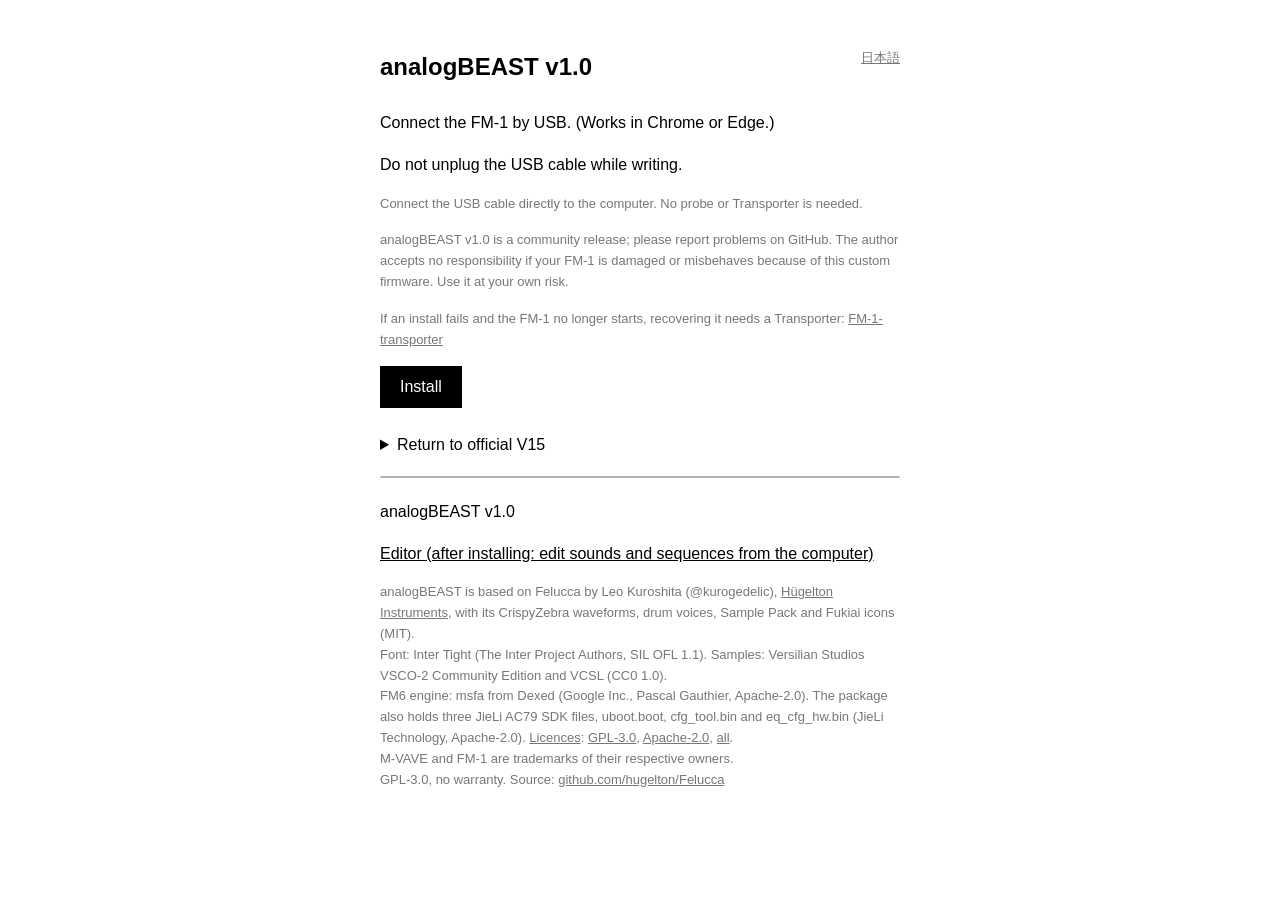
<file: webapp/installer/index.html>
<!doctype html>
<!-- SPDX-License-Identifier: GPL-3.0-only
     Copyright (C) 2026 Leo Kuroshita (@kurogedelic), Hügelton Instruments -->
<html lang="ja">
<head>
<meta charset="utf-8">
<meta name="viewport" content="width=device-width, initial-scale=1">
<title>analogBEAST v1.0 | Web Installer</title>
<style>
  :root { --bg: #fff; --fg: #000; --dim: #777; }
  @media (prefers-color-scheme: dark) {
    :root:not([data-theme="light"]) { --bg: #000; --fg: #fff; --dim: #888; }
  }
  :root[data-theme="dark"] { --bg: #000; --fg: #fff; --dim: #888; }
  body { margin: 0; background: var(--bg); color: var(--fg);
         font: 16px/1.6 -apple-system, BlinkMacSystemFont, "Helvetica Neue", Arial, sans-serif; }
  main { max-width: 520px; margin: 0 auto; padding: 48px 16px; }
  h1 { font-size: 24px; font-weight: 600; margin: 0 0 24px; }
  .lang { float: right; font-size: 13px; color: var(--dim); cursor: pointer; text-decoration: underline; background: none; padding: 0; color: var(--dim); }
  p { margin: 0 0 16px; }
  button { font: inherit; background: var(--fg); color: var(--bg); border: 0; padding: 8px 20px; cursor: pointer; }
  button:disabled { opacity: .3; cursor: default; }
  #status { margin-top: 16px; min-height: 1.6em; }
  .small { color: var(--dim); font-size: 13px; }
  progress { width: 100%; height: 4px; margin-top: 16px; }
  pre { color: var(--dim); font-size: 12px; white-space: pre-wrap; margin-top: 16px; }
</style>
</head>
<body>
<main>
  <button class="lang" id="lang"></button>
  <h1>analogBEAST v1.0</h1>
  <p data-t="intro"></p>
  <p data-t="warn"></p>
  <p class="small" data-t="direct"></p>
  <p class="small" data-t="beta"></p>
  <p class="small"><span data-t="brick"></span>
    <a href="https://github.com/kurogedelic/FM-1-transporter" target="_blank" rel="noopener" style="color:inherit">FM-1-transporter</a></p>
  <p><button id="go" disabled data-t="install"></button></p>
  <details style="margin-top:24px">
    <summary data-t="stockTitle"></summary>
    <p class="small" data-t="back"></p>
    <p class="small"><a href="https://www.m-vave.com/download" target="_blank" rel="noopener" style="color:inherit">M-VAVE Downloads</a></p>
    <p><label><span data-t="stockFile"></span><br><input id="stock-file" type="file" accept=".fwsc"></label></p>
    <p><button id="stock-go" disabled data-t="stockGo"></button></p>
    <p class="small" data-t="stockBackup"></p>
    <p class="small"><label><input id="stock-recovery" type="checkbox"> <span data-t="stockRecovery"></span></label></p>
  </details>
  <progress id="bar" max="100" value="0"></progress>
  <p id="status"></p>
  <pre id="log"></pre>
  <p><a href="../editor/" style="color:inherit" data-t="editor"></a></p>
  <p class="small">analogBEAST is based on Felucca by Leo Kuroshita (@kurogedelic), <a href="https://hugelton.com" target="_blank" rel="noopener" style="color:inherit">Hügelton Instruments</a>, with its CrispyZebra waveforms, drum voices, Sample Pack and Fukiai icons (MIT).<br>
    Font: Inter Tight (The Inter Project Authors, SIL OFL 1.1). Samples: Versilian Studios VSCO-2 Community Edition and VCSL (CC0 1.0).<br>
    FM6 engine: msfa from Dexed (Google Inc., Pascal Gauthier, Apache-2.0). The package also holds three JieLi AC79 SDK files, uboot.boot, cfg_tool.bin and eq_cfg_hw.bin (JieLi Technology, Apache-2.0). <a href="../../firmware/LICENSING.md" style="color:inherit">Licences</a>: <a href="../../firmware/LICENSE" style="color:inherit">GPL-3.0</a>, <a href="../../firmware/LICENSES/Apache-2.0.txt" style="color:inherit">Apache-2.0</a>, <a href="../../firmware/LICENSES/" style="color:inherit">all</a>.<br>
    M-VAVE and FM-1 are trademarks of their respective owners.<br>
    <span data-t="license"></span> <a href="https://github.com/dzwerg/analogBEAST" target="_blank" rel="noopener" style="color:inherit">github.com/hugelton/Felucca</a></p>
</main>
<script type="module">
// SPDX-License-Identifier: GPL-3.0-only
// Copyright (C) 2026 Leo Kuroshita (@kurogedelic), Hügelton Instruments
//
// FM-1 .fwsc packages in the browser: the package identity and the image the
// device reads during an update.

const BLOCKS = 20, BLK = 0x30, KEEP = 0x2F;
const STOCK_V15_SHA256 = "db1642b2b6fa5c2cccb11ffd13878068bb28601678d3644049f99dc40e7edb8a";
const STOCK_APP_SIZE = 0x8DFBC;
const STOCK_V15_SIZE = 699956;

const T = new Uint16Array(256);
for (let i = 0; i < 256; i++) {
  let c = i << 8;
  for (let k = 0; k < 8; k++) c = c & 0x8000 ? (c << 1) ^ 0x1021 : c << 1;
  T[i] = c & 0xFFFF;
}

function crc16(d, crc = 0) {
  for (let i = 0; i < d.length; i++) crc = ((crc << 8) & 0xFFFF) ^ T[((crc >> 8) ^ d[i]) & 0xFF];
  return crc;
}

function enc(buf, off, size, key = 0xFFFF) {
  for (let i = 0; i < size; i++) {
    buf[off + i] ^= key & 0xFF;
    key = ((key * 2) ^ (key & 0x8000 ? 0x1021 : 0)) & 0xFFFF;
  }
}

function sfc(buf, off, size, base, key) {
  for (let i = 0; i < size; i += 32) enc(buf, off + i, Math.min(size - i, 32), key ^ ((off + i - base) >> 2));
}

function chipkeyDecode(d) {
  let sum = 0;
  for (let i = 0; i < 16; i++) sum += d[i];
  sum &= 0xFF;
  sum = sum >= 0xE0 ? 0xAA : sum <= 0x10 ? 0x55 : sum;
  let k = 0;
  for (let i = 0; i < 16; i++) if ((d[16 + i] ^ d[15 - i]) < sum) k |= 1 << i;
  return k;
}

const align32 = (v) => (v + 31) & ~31;
const u16 = (b, o) => b[o] | (b[o + 1] << 8);
const u32 = (b, o) => (b[o] | (b[o + 1] << 8) | (b[o + 2] << 16) | (b[o + 3] << 24)) >>> 0;
function w16(b, o, v) { b[o] = v & 0xFF; b[o + 1] = (v >> 8) & 0xFF; }
function w32(b, o, v) { w16(b, o, v & 0xFFFF); w16(b, o + 2, (v >>> 16) & 0xFFFF); }

class Entry {                                   // JLFS head, 32 bytes
  constructor(raw, off) {
    this.hdrOff = off;
    this.hcrc = u16(raw, off);
    this.dcrc = u16(raw, off + 2);
    this.offset = u32(raw, off + 4);
    this.size = u32(raw, off + 8);
    this.flags = raw[off + 12];
    this.resvd = raw[off + 13];
    this.index = u16(raw, off + 14);
    this.rawName = raw.slice(off + 16, off + 32);
    const z = this.rawName.indexOf(0);
    this.name = String.fromCharCode(...this.rawName.slice(0, z < 0 ? 16 : z));
    if (crc16(raw.subarray(off + 2, off + 32)) !== this.hcrc) throw new Error(`JLFS header CRC mismatch @${off.toString(16)}`);
  }
  packInto(buf) {
    const o = this.hdrOff;
    w16(buf, o + 2, this.dcrc); w32(buf, o + 4, this.offset); w32(buf, o + 8, this.size);
    buf[o + 12] = this.flags; buf[o + 13] = this.resvd; w16(buf, o + 14, this.index);
    buf.set(this.rawName, o + 16);
    this.hcrc = crc16(buf.subarray(o + 2, o + 32));
    w16(buf, o, this.hcrc);
  }
}

class Package {
  constructor(bytes) {
    this.raw = new Uint8Array(bytes);
    this.parseUfw();
    this.flash = this.raw.slice(this.flashFileOff, this.flashFileOff + this.flashSize);
    this.parseFlash();
  }

  get product() { return productOf(this.raw); }

  setProduct(name) {
    if (name.length > BLOCKS) throw new Error("product name too long");
    for (let i = 0; i < BLOCKS; i++) {
      const m = i < name.length ? (name.charCodeAt(i) + i + 1) & 0xFF : 0x7D;
      if (i < name.length && m === 0x7D) throw new Error("product name encodes to the unused marker");
      this.raw[i * BLK + KEEP] = m;
    }
  }

  headerBytes() {
    const h = new Uint8Array(BLOCKS * KEEP);
    for (let i = 0; i < BLOCKS; i++) h.set(this.raw.subarray(i * BLK, i * BLK + KEEP), i * KEEP);
    return h;
  }

  hdrFileOff(i) { return Math.floor(i / KEEP) * BLK + (i % KEEP); }

  parseUfw() {
    const h = this.headerBytes();
    enc(h, 0, 0x40);
    const hcrc = u16(h, 0), lcrc = u16(h, 2), nent = u16(h, 8);
    if (crc16(h.subarray(2, 0x40)) !== hcrc) throw new Error("not an FM-1 .fwsc (UFW header CRC mismatch)");
    this.skew = BLOCKS * BLK - h.length;
    this.ufw = h;
    this.nent = nent;
    const hsize = 0x40 + nent * 0x50;
    if (crc16(h.subarray(0x40, hsize)) !== lcrc) throw new Error("UFW entry list CRC mismatch");
    this.entries = [];
    for (let off = 0x40; off < hsize; off += 0x50) {
      const e = h.slice(off, off + 0x50);
      enc(e, 0, 0x50);
      const z = e.subarray(0x40, 0x50).indexOf(0);
      this.entries.push({ off, type: u16(e, 0), dcrc: u16(e, 4), dataOff: u32(e, 8), size: u32(e, 12),
        name: String.fromCharCode(...e.subarray(0x40, z < 0 ? 0x50 : 0x40 + z)), plain: e });
    }
    const fl = this.entries.find((e) => e.type === 0);
    if (!fl) throw new Error("no flash.bin in the package");
    this.flashEntry = fl;
    this.flashFileOff = fl.dataOff + this.skew;
    this.flashSize = fl.size;
    if (crc16(this.raw.subarray(this.flashFileOff, this.flashFileOff + fl.size)) !== fl.dcrc) throw new Error("flash.bin CRC mismatch");
  }

  parseFlash() {
    const dec = this.flash.slice();
    const h = dec.slice(0, 32);
    enc(h, 0, 32);
    if (crc16(h.subarray(2, 32)) !== u16(h, 0)) throw new Error("flash header CRC mismatch");
    this.chipKey = null; this.appBase = null;
    for (let off = 32; ; off += 32) {
      enc(dec, off, 32);
      const e = new Entry(dec, off);
      if (e.name === "isd_config.ini") {
        const blob = dec.subarray(e.offset, e.offset + 34);
        if (crc16(blob.subarray(0, 32)) === u16(blob, 32)) this.chipKey = chipkeyDecode(blob.subarray(0, 32));
      }
      if (e.flags === 0x81 && e.name === "app_dir_head" && this.appBase === null) this.appBase = e.offset;
      if (e.index) break;
    }
    if (this.chipKey === null || this.appBase === null) throw new Error("chip key or app_dir_head not found");
    const b = this.appBase, k = this.chipKey, end = align32(b + 32);
    sfc(dec, b, end - b, b, k);
    const head = new Entry(dec, b);
    const blkEnd = b + head.size;
    if (blkEnd > end) sfc(dec, end, blkEnd - end, b, k);
    this.sfcEnd = Math.max(end, blkEnd);
    this.cfgLen = 0;
    const probe = this.flash.slice(b, align32(blkEnd) + 32);
    sfc(probe, 0, probe.length, 0, k);
    try {
      const cfg = new Entry(probe, blkEnd - b);
      if (cfg.name === "cfg" && blkEnd + cfg.size <= this.flash.length) this.cfgLen = cfg.size;
    } catch (_) { /* no cfg block */ }
    if (this.cfgLen) {
      const region = this.flash.slice(b, blkEnd + this.cfgLen);
      sfc(region, 0, region.length, 0, k);
      dec.set(region, b);
      this.sfcEnd = blkEnd + this.cfgLen;
    }
    this.head = head;
    this.app = null;
    for (let off = b + 32; ; off += 32) {
      const e = new Entry(dec, off);
      if (e.flags === 0x82 && e.name === "app.bin") this.app = e;
      if (e.index) break;
    }
    if (!this.app) throw new Error("app.bin not found in app area");
    this.appOff = b + this.app.offset;
    this.dec = dec;
  }

  // the new app, padded to the stock size (Felucca never changes the layout)
  setApp(app) {
    if (app.length > this.app.size) throw new Error(`app is ${app.length} B, the slot is ${this.app.size} B`);
    const nw = new Uint8Array(this.app.size).fill(0xFF);
    nw.set(app);
    const a = this.app, h = this.head, b = this.appBase;
    this.dec.set(nw, this.appOff);
    a.dcrc = crc16(nw);
    a.packInto(this.dec);
    h.dcrc = crc16(this.dec.subarray(h.hdrOff + 32, h.hdrOff + h.size));
    h.packInto(this.dec);
    this.sfcEnd = Math.max(align32(b + 32), b + h.size + this.cfgLen);
    const region = this.dec.slice(b, this.sfcEnd);
    sfc(region, 0, region.length, 0, this.chipKey);
    this.flash.set(region, b);
  }

  serialize() {
    const out = this.raw.slice();
    out.set(this.flash, this.flashFileOff);
    const fl = this.flashEntry, e = fl.plain.slice();
    w16(e, 4, crc16(this.flash));
    enc(e, 0, 0x50);
    const h = this.ufw.slice();
    h.set(e, fl.off);
    const hsize = 0x40 + this.nent * 0x50;
    w16(h, 2, crc16(h.subarray(0x40, hsize)));
    w16(h, 0, crc16(h.subarray(2, 0x40)));
    enc(h, 0, 0x40);
    for (let i = 0; i < hsize; i++) out[this.hdrFileOff(i)] = h[i];
    return out;
  }
}

// the package identity ("FM-1_904"): one marker byte after each of the first 20 blocks
function productOf(fwsc) {
  if (fwsc.length < BLOCKS * BLK) throw new Error("not an FM-1 package (too short)");
  let s = "";
  for (let i = 0; i < BLOCKS; i++) {
    const m = fwsc[i * BLK + KEEP];
    if (m !== 0x7D) s += String.fromCharCode((m - i - 1) & 0xFF);
  }
  return s;
}

// the image the device addresses during an update: the .fwsc without the 20 marker bytes
function logicalImage(fwsc) {
  const out = new Uint8Array(fwsc.length - BLOCKS);
  for (let i = 0; i < BLOCKS; i++) out.set(fwsc.subarray(i * BLK, i * BLK + KEEP), i * KEEP);
  out.set(fwsc.subarray(BLOCKS * BLK), BLOCKS * KEEP);
  return out;
}

async function sha256hex(bytes) {
  const d = await crypto.subtle.digest("SHA-256", bytes);
  return [...new Uint8Array(d)].map((x) => x.toString(16).padStart(2, "0")).join("");
}

// Only the user's unmodified official V15 is accepted for a return to stock.
// The digest pins every file, loader and flash layout; filenames are not evidence.
async function validateStockPackage(bytes) {
  if (bytes.length !== STOCK_V15_SIZE || await sha256hex(bytes) !== STOCK_V15_SHA256)
    throw new Error("Select the unmodified official FM-1 V15 file (FM-1.fwsc).");
  const pkg = new Package(bytes);
  if (pkg.product !== "FM-1_015" || pkg.flashFileOff !== 1044 || pkg.flashSize !== 602112 ||
      pkg.appBase !== 16384 || pkg.appOff !== 16672 || pkg.app.size !== STOCK_APP_SIZE ||
      !pkg.entries.some((e) => e.type === 100 && e.name === "ota.bin" && e.size === 19969))
    throw new Error("The official firmware has an unsupported FM-1 layout.");
  return { product: pkg.product, image: logicalImage(bytes), sha256: STOCK_V15_SHA256 };
}

// official V15 + Felucca app -> installable package (Uint8Array)
async function buildFeluccaPackage(stockBytes, appBytes, product) {
  const sha = await sha256hex(stockBytes);
  if (sha !== STOCK_V15_SHA256) throw new Error("this is not the official FM-1 V15 firmware file (FM-1.fwsc)");
  const pkg = new Package(stockBytes);
  pkg.setApp(appBytes);
  pkg.setProduct(product);
  return pkg.serialize();
}

// SPDX-License-Identifier: GPL-3.0-only
// Copyright (C) 2026 Leo Kuroshita (@kurogedelic), Hügelton Instruments
//
// The FM-1 USB-MIDI update protocol over WebMIDI (after tools/fm1_install.py).
// Step 1: the running firmware (official
// or Felucca) reads parts of the package and stages the update loader. Step 2:
// the loader reads the whole image and writes it. Both steps are "the device
// asks, we answer": cmd 0x30 read requests on the logical image.

const HS_QUERY = [0xF0, 0x00, 0x32, 0x45, 0x00, 0x00, 0x00, 0x40, 0x7F, 0xF7];
const UPGRADE = [0xF0, 0x22, 0x24, 0x35, 0x7F, 0xF7];
const MAXDATA = 512;
const sleep = (ms) => new Promise((r) => setTimeout(r, ms));
const IS_OTA = (id) => /^ota-/i.test(id.model);

// errors carry a code the pages translate: notfound, model, stopped, noloader, lost, noreturn,
// mismatch (detail: the identity the device reports), badreq
function fail(code, msg, detail = "") { const e = new Error(msg); e.code = code; e.detail = detail; return e; }

function pack7(data) {
  const out = []; let acc = 0, nb = 0;
  for (const b of data) {
    acc |= b << nb; nb += 8;
    while (nb >= 7) { out.push(acc & 0x7F); acc >>>= 7; nb -= 7; }
  }
  if (nb) out.push(acc & 0x7F);
  return out;
}

function unpack7(s) {
  const out = []; let acc = 0, nb = 0;
  for (const b of s) {
    acc |= (b & 0x7F) << nb; nb += 7;
    while (nb >= 8) { out.push(acc & 0xFF); acc >>>= 8; nb -= 8; }
  }
  return out;
}

function response(addr, data, fl = 0) {
  const len = data.length;
  const body = [0x00, 0x59, 0x30, (len + 8) & 0xFF, ((len + 8) >> 8) & 0xFF, 0, fl,
    addr & 0xFF, (addr >>> 8) & 0xFF, (addr >>> 16) & 0xFF, (addr >>> 24) & 0xFF,
    len & 0xFF, (len >> 8) & 0xFF, 0, ...data];
  let s = 0;
  for (let i = 6; i < body.length; i++) s += body[i];
  body.push(~s & 0xFF);
  return [0xF0, ...pack7(body), 0xF7];
}

function parseRequest(pkt) {
  if (pkt[0] !== 0xF0 || pkt[pkt.length - 1] !== 0xF7) return null;
  const u = unpack7(pkt.slice(1, -1));
  if (u.length !== 15 || u[0] !== 0 || u[1] !== 0x59 || u[2] !== 0x30) return null;
  let s = 0;
  for (let i = 6; i < 14; i++) s += u[i];
  if ((~s & 0xFF) !== u[14]) return null;
  return { fl: u[6], addr: (u[7] | (u[8] << 8) | (u[9] << 16) | (u[10] << 24)) >>> 0, len: u[11] | (u[12] << 8) | (u[13] << 16) };
}

function parseIdentity(pkt) {
  const d = unpack7(pkt.slice(1, -1));
  if (d.length !== 34 || d[0] !== 0 || d[1] !== 0x59 || d[2] !== 0x11) return null;
  const txt = String.fromCharCode(...d.slice(6, 33)).replace(/\0+$/, "");
  const m = /^([^_]+)_(\d+)$/.exec(txt);
  return m ? { text: txt, model: m[1], version: parseInt(m[2], 10) } : null;
}

// one MIDI in/out pair with a SysEx queue
class Link {
  constructor(input, output) {
    this.input = input; this.output = output; this.q = []; this.waiter = null;
    input.onmidimessage = (ev) => {
      if (ev.data[0] !== 0xF0) return;
      this.q.push(Array.from(ev.data));
      if (this.waiter) { const w = this.waiter; this.waiter = null; w(); }
    };
  }
  get lost() { return this.input.state === "disconnected" || this.output.state === "disconnected"; }
  // false when the port is gone (unplugged): WebMIDI throws on a disconnected output
  send(bytes) {
    try { this.output.send(bytes); return true; } catch (_) { return false; }
  }
  drain() { this.q.length = 0; }
  async read(ms) {
    if (!this.q.length) {
      let tm;
      await Promise.race([new Promise((r) => { this.waiter = r; }), new Promise((r) => { tm = setTimeout(r, ms); })]);
      clearTimeout(tm);
      this.waiter = null;
    }
    return this.q.shift() || null;
  }
  close() { this.input.onmidimessage = null; }
}

async function handshake(link, tries = 3) {
  link.drain();
  for (let t = 0; t < tries; t++) {
    if (!link.send(HS_QUERY)) return null;
    const end = Date.now() + 1000;
    while (Date.now() < end) {
      const p = await link.read(end - Date.now());
      if (!p) break;
      const id = parseIdentity(p);
      if (id) return id;
    }
  }
  return null;
}

class Updater {
  constructor(access, log) {
    this.access = access;
    this.log = log || (() => {});
  }

  // every in/out pair with the same port name that answers the handshake
  async find(filter) {
    const outs = [...this.access.outputs.values()];
    for (const input of this.access.inputs.values()) {
      if (input.state === "disconnected") continue;
      if (!/fm-1|felucca|analogbeast|ota|composite|sinco|usb-midi/i.test(input.name || "")) continue;   // never probe other gear
      const output = outs.find((o) => o.name === input.name && o.state !== "disconnected");
      if (!output) continue;
      try { await input.open(); await output.open(); } catch (_) { continue; }
      const link = new Link(input, output);
      const id = await handshake(link, 2);
      if (id && (!filter || filter(id))) return { link, id, name: input.name };
      link.close();
    }
    return null;
  }

  async waitFor(filter, ms) {
    const end = Date.now() + ms;
    while (Date.now() < end) {
      const dev = await this.find(filter);
      if (dev) return dev;
      await sleep(1000);
    }
    return null;
  }

  // serve read requests until the device asks for one of the finish addresses; stops early
  // when the port disappears (lost: true) instead of waiting out idleMs
  async serve(link, image, finishAddr, idleMs, onProgress) {
    let served = 0, last = Date.now();
    for (;;) {
      const pkt = await link.read(1000);
      if (!pkt) {
        if (link.lost) return { served, finished: false, lost: true };
        if (Date.now() - last > idleMs) return { served, finished: false };
        continue;
      }
      const r = parseRequest(pkt);
      if (!r) continue;
      last = Date.now();
      if (r.addr === 0xE0000000 || r.addr === 0xF0000000) {
        link.send(response(r.addr, [...new TextEncoder().encode("success"), 0]));
        if (r.addr === finishAddr) return { served, finished: true };
        continue;
      }
      if (r.len > MAXDATA || r.addr + r.len > image.length) throw fail("badreq", `bad request ${r.addr.toString(16)}+${r.len}`);
      await sleep(10);
      if (!link.send(response(r.addr, Array.from(image.subarray(r.addr, r.addr + r.len)), r.fl))) {
        return { served, finished: false, lost: true };
      }
      served++;
      if (onProgress) onProgress(served, r.addr);
    }
  }

  // full install: running firmware -> loader -> new firmware
  async install(image, product, onStep) {
    const step = onStep || (() => {});
    const dev = await this.find((id) => !IS_OTA(id));
    if (!dev) throw fail("notfound", "FM-1 not found (USB cable, and no other app using it?)");
    const [model] = product.split("_");
    if (dev.id.model !== model) { dev.link.close(); throw fail("model", `the device is ${dev.id.text}, the package is for ${product}`); }
    step("start", dev.id.text);
    dev.link.send(UPGRADE);
    await sleep(2000);
    const s1 = await this.serve(dev.link, image, 0xE0000000, 8000, (n) => step("verify", n));
    dev.link.close();
    if (!s1.finished) throw fail(s1.lost ? "lost" : "stopped", `the device ${s1.lost ? "was disconnected" : "stopped"} after ${s1.served} requests: nothing was written`);
    step("loader");
    await sleep(3000);
    const ota = await this.waitFor((id) => id.model === "ota-" + model, 30000);
    if (!ota) throw fail("noloader", "the update loader did not appear. Replug the USB cable and press Install again: the device stays in update mode until it is finished.");
    const s2 = await this.write(ota, image, step);
    if (!s2.finished) throw fail(s2.lost ? "lost" : "stopped", `the loader ${s2.lost ? "was disconnected" : "stopped"} after ${s2.served} requests. Replug and press Install again to resume.`);
    step("reboot");
    await sleep(3000);
    const back = await this.waitFor((id) => !IS_OTA(id), 40000);
    if (!back) throw fail("noreturn", "the device did not come back: power-cycle it");
    back.link.close();
    if (back.id.text !== product) throw fail("mismatch", `installed, but the device reports ${back.id.text}`, back.id.text);
    step("done", back.id.text);
    return back.id.text;
  }

  // step 2 with the loader found by find()/waitFor()
  async write(ota, image, step) {
    ota.link.send(UPGRADE);
    await sleep(2000);
    const s2 = await this.serve(ota.link, image, 0xF0000000, 180000, (n) => step("write", n));
    ota.link.close();
    return s2;
  }

  // resume: the device is already in update mode (loader) -> true when the write finished
  async resume(image, onStep, product = null) {
    const model = product && product.split("_")[0];
    const ota = await this.find((id) => model ? id.model === "ota-" + model : IS_OTA(id));
    if (!ota) return false;
    const step = onStep || (() => {});
    const result = await this.write(ota, image, step);
    if (!result.finished) return false;
    if (product) {
      step("reboot");
      await sleep(3000);
      const back = await this.waitFor((id) => id.model === model, 40000);
      if (!back) throw fail("noreturn", "The FM-1 did not return after resuming the write.");
      back.link.close();
      if (back.id.text !== product) throw fail("mismatch", "The FM-1 reports a different firmware after resuming.", back.id.text);
      step("done", back.id.text);
    }
    return true;
  }
}

// SPDX-License-Identifier: GPL-3.0-only
// Copyright (C) 2026 Leo Kuroshita (@kurogedelic), Hügelton Instruments
// Local, complete musical archives. Requests name whitelisted objects, never flash addresses.
// 8: the FM6 patch bank of 1.0..1.0.2 (listed empty since 1.0.3: a restore of an older archive's bank moves its patches
// into the user presets restored before it); 9: the user presets' FM6 patches (1.0.3)
const BACKUP_IDS = [0, 1, 2, 3, 4, 5, 6, 7, 8, 9, 32, 33, 34];
const BACKUP_IDS_V2 = BACKUP_IDS.filter((id) => id !== 9);              // 1.0..1.0.2, and their archives
const BACKUP_IDS_V1 = BACKUP_IDS_V2.filter((id) => id !== 8);           // firmware before FM6, and its archives
const idsOf = (n) => [BACKUP_IDS, BACKUP_IDS_V2, BACKUP_IDS_V1].find((ids) => ids.length === n) || null;
const BACKUP_CMD = { LIST: 65, GET: 66, PUT: 67 };
const BACKUP_CHUNK = 256;
const bkU32 = (n) => Array.from({ length: 5 }, (_, i) => (n >>> (i * 7)) & (i === 4 ? 15 : 127));
const bkR32 = (a, off = 0) => {
  if (a.length < off + 5 || a[off + 4] > 15) throw new Error("Invalid archive number");
  return (a[off] | a[off + 1] << 7 | a[off + 2] << 14 | a[off + 3] << 21 | a[off + 4] << 28) >>> 0;
};
function bkPack(bytes) {
  const a = [];
  for (let off = 0; off < bytes.length; off += 7) {
    const chunk = bytes.subarray(off, off + 7);
    a.push(chunk.reduce((m, b, i) => m | (b >>> 7) << i, 0), ...chunk.map((b) => b & 127));
  }
  return a;
}
function bkUnpack(a, size) {
  const out = new Uint8Array(size); let i = 0, j = 0;
  while (j < size) {
    const n = Math.min(7, size - j), mask = a[i++];
    if (mask == null || mask >>> n) throw new Error("Invalid archive bytes");
    for (let k = 0; k < n; k++) {
      if (a[i] == null || a[i] > 127) throw new Error("Short archive chunk");
      out[j++] = a[i++] | (mask >>> k & 1) << 7;
    }
  }
  if (i !== a.length) throw new Error("Trailing archive bytes");
  return out;
}
function bkCrc(bytes) {
  let c = 0xffffffff;
  for (const b of bytes) {
    c ^= b;
    for (let k = 0; k < 8; k++) c = c >>> 1 ^ (c & 1 ? 0xedb88320 : 0);
  }
  return (~c) >>> 0;
}
function bkCheck(rc) {
  if (rc) throw new Error(({ 1: "Invalid archive object", 2: "Archive data failed validation", 3: "Stop playback first", 4: "Flash write failed", 5: "Start a fresh backup" })[rc] || `Archive error ${rc}`);
}
function bkManifest(a) {
  if (a[0] !== 1) throw new Error("Unsupported archive protocol");
  bkCheck(a[1]);
  const ids = idsOf(a[2]);
  if (!ids || a.length !== 3 + a[2] * 11) throw new Error("Incomplete archive manifest");
  return ids.map((id, i) => {
    const p = 3 + i * 11;
    if (a[p] !== id) throw new Error("Unexpected archive object");
    const size = bkR32(a, p + 1), crc = bkR32(a, p + 6);
    if (size > (id >= 32 ? 81920 : 3840) || (!size && crc)) throw new Error("Archive object too large");
    return { id, size, crc };
  });
}
const bkBase64 = (bytes) => { let s = ""; for (const b of bytes) s += String.fromCharCode(b); return btoa(s); };
function readBackup(file) {
  if (typeof file === "string") file = JSON.parse(file);
  const ids = file && Array.isArray(file.objects) ? idsOf(file.objects.length) : null;
  if (!file || file.format !== "felucca-backup" || file.version !== 1 || !ids)
    throw new Error("Not a complete Felucca backup");
  const objects = file.objects.map((o, i) => {
    if (!o || o.id !== ids[i] || !Number.isInteger(o.size) || o.size < 0 || o.size > (o.id >= 32 ? 81920 : 3840) ||
        !Number.isInteger(o.crc) || o.crc < 0 || o.crc > 0xffffffff || typeof o.data !== "string" ||
        o.data.length !== 4 * Math.ceil(o.size / 3) || !/^(?:[A-Za-z0-9+/]{4})*(?:[A-Za-z0-9+/]{2}==|[A-Za-z0-9+/]{3}=)?$/.test(o.data))
      throw new Error("Invalid backup object");
    const bytes = Uint8Array.from(atob(o.data), (c) => c.charCodeAt(0));
    if (bytes.length !== o.size || bkCrc(bytes) !== o.crc) throw new Error("Backup checksum mismatch");
    if (o.id >= 32 && o.size) {
      if (o.size < 512) throw new Error("Short sample backup");
      const view = new DataView(bytes.buffer), length = view.getUint32(16, true), count = bytes[6];
      if (view.getUint32(0, true) !== 0x504d5346 || view.getUint16(4, true) !== 1 || !count || count > 16 ||
          length !== o.size - 512 || bkCrc(bytes.subarray(512)) !== view.getUint32(20, true)) throw new Error("Invalid sample backup");
      for (let z = 0; z < count; z++) {
        const off = 32 + z * 28, start = view.getUint32(off,true), n = view.getUint32(off+4,true),
          ls = view.getUint32(off+8,true), le = view.getUint32(off+12,true), rate = view.getUint32(off+16,true);
        if (!n || start > length || Math.ceil(n/2) > length - start || n > 163840 || ls > le || le >= n ||
            !rate || rate > 262144 || bytes[off+24] > 88 || bytes[off+25] > bytes[off+26]) throw new Error("Invalid sample zone");
      }
    }
    return { ...o, bytes };
  });
  if (!objects[0].size || !objects[1].size) throw new Error("Backup is missing the current music or settings");
  return { ...file, objects };
}
async function captureBackup(request, firmware, onProgress = () => {}) {
  const manifest = bkManifest(await request([BACKUP_CMD.LIST, []], { timeout: 3000, retries: 0 }));
  const objects = [], total = manifest.reduce((n, o) => n + o.size, 0); let done = 0;
  for (const o of manifest) {
    const bytes = new Uint8Array(o.size);
    for (let off = 0; off < o.size; off += BACKUP_CHUNK) {
      const size = Math.min(BACKUP_CHUNK, o.size - off);
      const a = await request([BACKUP_CMD.GET, [o.id, ...bkU32(off), size & 127, size >>> 7]], { timeout: 1000, retries: 1 });
      bkCheck(a[1]);
      if (a[0] !== o.id || bkR32(a, 2) !== off || (a[7] | a[8] << 7) !== size) throw new Error("Unexpected backup reply");
      bytes.set(bkUnpack(a.slice(9), size), off);
      done += size; onProgress(done, total);
    }
    if (bkCrc(bytes) !== o.crc) throw new Error("The device changed during backup. Try again while stopped.");
    objects.push({ ...o, data: bkBase64(bytes) });
  }
  const file = { format: "felucca-backup", version: 1, firmware, created: new Date().toISOString(), objects };
  readBackup(file); return file;
}
async function restoreBackup(request, file, onProgress = () => {}) {
  const archive = readBackup(file); // Validate every byte before the first destructive request.
  const total = archive.objects.reduce((n, o) => n + o.size, 0); let done = 0;
  const ask = async (r, o = {}) => request(r, { timeout: 4000, retries: 0, ...o });
  const put = async (args) => { const a = await ask([BACKUP_CMD.PUT, args]); bkCheck(a[2]); return a; };
  // Restore live music last. Other objects commit individually; a disconnect can leave a partial restore.
  for (const o of [...archive.objects.slice(2), archive.objects[1], archive.objects[0]]) {
    if (o.id >= 32) {
      const slot = o.id - 32;
      const check = (a) => { if (a[0] !== slot) throw new Error("Unexpected sample reply"); bkCheck(a.at(-1)); };
      if (!o.size) check(await ask([14, [slot]]));
      else {
        if (o.size < 512) throw new Error("Short sample backup");
        check(await ask([11, [slot]]));
        for (let off = 512; off < o.size; off += BACKUP_CHUNK) {
          const chunk = o.bytes.subarray(off, off + BACKUP_CHUNK);
          check(await ask([12, [slot, off & 127, off >>> 7 & 127, off >>> 14 & 127, ...bkPack(chunk)]]));
          done += chunk.length; onProgress(done, total);
        }
        check(await ask([13, [slot, ...bkPack(o.bytes.subarray(0, 480))]]));
        done += 512; onProgress(done, total);
      }
    } else {
      if (o.id === 9) {                    // firmware before 1.0.3 does not take id 9 (rc 1 at begin, nothing written): skip it
        const a = await ask([BACKUP_CMD.PUT, [0, o.id, ...bkU32(o.size), ...bkU32(o.crc)]]);
        if (a[2] === 1) { done += o.size; onProgress(done, total); continue; }
        bkCheck(a[2]);
      } else await put([0, o.id, ...bkU32(o.size), ...bkU32(o.crc)]);
      try {
        for (let off = 0; off < o.size; off += BACKUP_CHUNK) {
          const chunk = o.bytes.subarray(off, off + BACKUP_CHUNK);
          await put([1, o.id, ...bkU32(off), ...bkPack(chunk)]);
          done += chunk.length; onProgress(done, total);
        }
        await put([2, o.id]);
      } catch (e) { await put([3, o.id]).catch(() => {}); throw e; }
    }
  }
  return archive;
}

// Installer connection: no editor page or watcher owns this input simultaneously.
class BackupConnection {
  constructor(input, output) {
    this.input = input; this.output = output; this.pending = null;
    input.onmidimessage = (e) => {
      const d = e.data;
      if (d.length < 6 || d[0] !== 240 || d[1] !== 125 || d[2] !== 70 || d[3] !== 76 || d.at(-1) !== 247) return;
      if (this.pending?.cmd === d[4]) { const p = this.pending; this.pending = null; clearTimeout(p.timer); p.resolve(Array.from(d.slice(5, -1))); }
    };
  }
  async request([cmd, args], opt = {}) {
    if (this.pending || this.closed || this.input.state === "disconnected" || this.output.state === "disconnected") throw new Error("Backup connection closed or busy");
    return new Promise((resolve, reject) => {
      const timer = setTimeout(() => { this.pending = null; reject(new Error("Backup timed out. Keep the FM-1 connected and stopped.")); }, opt.timeout || 1200);
      this.pending = { cmd, timer, resolve, reject };
      try { this.output.send([240, 125, 70, 76, cmd, ...args, 247]); }
      catch (e) { clearTimeout(timer); this.pending = null; reject(e); }
    });
  }
  close() {
    this.closed = true; this.input.onmidimessage = null;
    if (this.pending) { const p = this.pending; this.pending = null; clearTimeout(p.timer); p.reject(new Error("Backup connection closed")); }
  }
}

const $ = (id) => document.getElementById(id);
const TEXT = {
  ja: {
    intro: "FM-1 を USB で接続してください。（Chrome か Edge で使えます）",
    warn: "書き込み中は USB を抜かないでください。",
    install: "インストール", other: "English",
    editor: "エディタ（インストール後、パソコンから音色やシーケンスを編集）",
    direct: "USB ケーブルはパソコンに直接つないでください。Probe や Transporter などの機材は不要です。",
    brick: "万一インストールに失敗して起動しなくなった場合は、復旧に Transporter が必要です:",
    beta: "Felucca 1.0 は実地テスト版です。不具合は GitHub で知らせてください。このカスタムファームウェアを使ったことで FM-1 が壊れたり不具合が起きたりしても、作者は一切の責任を負いません。自己責任でお使いください。",
    back: "M-VAVEから公式FM-1 V15を取得し、未変更のFM-1.fwscを選んでください。ファイルはこのブラウザ内で検証し、サーバーへ送りません。",
    stockTitle: "公式V15に戻す", stockFile: "公式FM-1.fwsc", stockGo: "バックアップして公式V15へ戻す",
    stockBackup: "現在の曲・保存曲・音色バンク・サンプル・設定を先に保存します。全体バックアップ非対応版は、Feluccaを更新してから行ってください。復元はFeluccaを再インストールしてエディタから行います。",
    stockRecovery: "更新中断の再開：全体バックアップはすでにパソコンへ保存済み",
    stockValid: "公式V15を確認しました", stockConfirm: "全体バックアップファイルをパソコンに保存できましたか？ 続けると公式V15へ戻します。Feluccaの曲は公式V15では開けません。",
    stockNeedBackup: "書き込みモードからはバックアップできません。保存済みバックアップがある場合だけ、更新中断の再開にチェックしてください。",
    stockUnsupported: "このFeluccaは全体バックアップに未対応です。先に最新版をインストールしてください。",
    backup: "全体バックアップ保存中 ", stockError: "公式ファイルを確認できません: ",
    nomidi: "このブラウザでは使えません。Chrome か Edge で開いてください。", loadfail: "読み込めませんでした: ",
    start: "開始します", verify: "確認中", loader: "書き込みモードに切り替え中", write: "書き込み中",
    reboot: "再起動中", done: "完了しました", stopped: "途中で止まりました。USB を挿し直してもう一度押してください。",
    error: "エラー: ",
    denied: "MIDI（SysEx）の使用が許可されませんでした。アドレスバーのサイト設定で MIDI を許可して、もう一度押してください。",
    notfound: "FM-1 が見つかりません。USB ケーブル（データ通信用か）を確かめ、MIDI を使う他のアプリを閉じてから、もう一度押してください。",
    model: "接続されている機器は FM-1 ではありません。",
    lost: "USB の接続が切れました。挿し直してもう一度押してください。",
    noloader: "書き込みモードの FM-1 が見つかりません。USB を挿し直してもう一度押してください（終わるまで書き込みモードのままです）。",
    noreturn: "FM-1 が戻ってきません。電源を入れ直してください。",
    mismatch: "書き込みは終わりましたが、FM-1 が別のバージョンを報告しています: ",
    badpkg: "インストールするファイルが壊れています。ページを再読み込みしてください。",
    leave: "書き込み中です。ページを閉じないでください。",
    license: "GPL-3.0、無保証。ソース:",
  },
  en: {
    intro: "Connect the FM-1 by USB. (Works in Chrome or Edge.)",
    warn: "Do not unplug the USB cable while writing.",
    install: "Install", other: "日本語",
    editor: "Editor (after installing: edit sounds and sequences from the computer)",
    direct: "Connect the USB cable directly to the computer. No probe or Transporter is needed.",
    brick: "If an install fails and the FM-1 no longer starts, recovering it needs a Transporter:",
    beta: "analogBEAST v1.0 is a community release; please report problems on GitHub. The author accepts no responsibility if your FM-1 is damaged or misbehaves because of this custom firmware. Use it at your own risk.",
    back: "Get official FM-1 V15 from M-VAVE and select the unmodified FM-1.fwsc. The browser validates it locally; it is not sent to a server.",
    stockTitle: "Return to official V15", stockFile: "Official FM-1.fwsc", stockGo: "Back up and return to official V15",
    stockBackup: "Current music, saved music, sound banks, samples and settings are saved first. Older firmware needs a Felucca update for complete backups. To restore an archive later, reinstall Felucca and use the editor.",
    stockRecovery: "Resume an interrupted update: I already saved a complete backup to this computer",
    stockValid: "Official V15 verified", stockConfirm: "Has the complete backup file been saved to this computer? Continue to return to official V15. Official V15 cannot open Felucca music.",
    stockNeedBackup: "An update loader cannot export a backup. Only select resume if you already saved a complete backup.",
    stockUnsupported: "This Felucca does not support complete backups. Install the current Felucca first.",
    backup: "Saving complete backup ", stockError: "Cannot validate official firmware: ",
    nomidi: "This browser cannot do it. Open the page in Chrome or Edge.", loadfail: "Could not load: ",
    start: "Starting", verify: "Verifying", loader: "Switching to update mode", write: "Writing",
    reboot: "Restarting", done: "Done", stopped: "Stopped. Replug the USB cable and press Install again.",
    error: "Error: ",
    denied: "MIDI (SysEx) access was not allowed. Allow MIDI in the site settings (address bar) and press Install again.",
    notfound: "FM-1 not found. Check the USB cable (a data cable), close other apps that use MIDI, and press Install again.",
    model: "The connected device is not an FM-1.",
    lost: "The USB connection was lost. Replug it and press Install again.",
    noloader: "The FM-1 in update mode was not found. Replug the USB cable and press Install again (it stays in update mode until it is finished).",
    noreturn: "The FM-1 did not come back. Power-cycle it.",
    mismatch: "Written, but the FM-1 reports another version: ",
    badpkg: "The file to install is damaged. Reload the page.",
    leave: "Writing. Do not close the page.",
    license: "GPL-3.0, no warranty. Source:",
  },
};
let lang = (navigator.language || "en").toLowerCase().startsWith("ja") ? "ja" : "en";
const t = (k) => TEXT[lang][k];
let lastKey = null, lastArg = "";
function applyLang() {
  document.documentElement.lang = lang;
  document.querySelectorAll("[data-t]").forEach((e) => { e.textContent = t(e.dataset.t); });
  $("lang").textContent = t("other");
  if (lastKey) $("status").textContent = t(lastKey) + lastArg;
}
$("lang").addEventListener("click", () => { lang = lang === "ja" ? "en" : "ja"; applyLang(); });
applyLang();
const sayK = (k, arg = "") => { lastKey = k; lastArg = arg; $("status").textContent = t(k) + arg; };
const say = (txt) => { lastKey = null; $("status").textContent = txt; };
const log = (t) => { $("log").textContent += t + "\n"; };
let image = null;
const meta = {"version": "1.0", "product": "FM-1_901", "pkg": "../../firmware/felucca-1.0.fwsc"};

let writing = false, stock = null, stockFileEpoch = 0;
const lockInstaller = (on) => { writing = on; $("go").disabled = on || !image; $("stock-go").disabled = on || !stock; $("stock-file").disabled = on; $("stock-recovery").disabled = on; };
window.addEventListener("beforeunload", (e) => { if (writing) { e.preventDefault(); e.returnValue = t("leave"); } });

(async () => {
  if (!navigator.requestMIDIAccess) { sayK("nomidi"); return; }
  try {
    const r = await fetch(meta.pkg);
    if (!r.ok) throw new Error(`${meta.pkg}: HTTP ${r.status}`);
    const pkg = new Uint8Array(await r.arrayBuffer());
    if (productOf(pkg) !== meta.product) { sayK("badpkg"); return; }
    image = logicalImage(pkg);
    say(`analogBEAST v${meta.version}`);
    $("go").disabled = false;
  } catch (e) { sayK("loadfail", e.message); }
})();

$("go").addEventListener("click", async () => {
  if (writing) return;
  lockInstaller(true);
  let midi;
  try { midi = await navigator.requestMIDIAccess({ sysex: true }); }
  catch (e) { sayK("denied"); lockInstaller(false); return; }
  try {
    const up = new Updater(midi, log);
    const total = 74 + 1167;
    const step = (k, a) => {
      log(`${k} ${a ?? ""}`);
      if (k === "start") sayK("start");
      if (k === "verify") { sayK("verify"); $("bar").value = (a / total) * 100; }
      if (k === "loader") sayK("loader");
      if (k === "write") { sayK("write"); $("bar").value = ((74 + a) / total) * 100; }
      if (k === "reboot") sayK("reboot");
      if (k === "done") { $("bar").value = 100; sayK("done"); }
    };
    const ota = await up.find((id) => /^ota-/i.test(id.model));
    if (ota) {
      ota.link.close();
      sayK((await up.resume(image, step, meta.product)) ? "done" : "stopped");
    } else {
      await up.install(image, meta.product, step);
    }
  } catch (e) {
    if (e && e.code && TEXT[lang][e.code]) sayK(e.code, e.detail || "");
    else sayK("error", e && e.message);
    log(String(e && e.stack || e));
  }
  lockInstaller(false);
});

$("stock-file").addEventListener("change", async () => {
  const epoch = ++stockFileEpoch, file = $("stock-file").files[0]; stock = null; lockInstaller(false);
  if (!file) return;
  try {
    if (file.size !== STOCK_V15_SIZE) throw new Error("FM-1 V15 / FM-1.fwsc");
    const verified = await validateStockPackage(new Uint8Array(await file.arrayBuffer()));
    if (epoch !== stockFileEpoch) return;
    stock = verified; sayK("stockValid"); lockInstaller(false);
  } catch (e) { if (epoch === stockFileEpoch) sayK("stockError", e.message); }
});
function saveArchive(archive) {
  const url = URL.createObjectURL(new Blob([JSON.stringify(archive)], {type:"application/json"}));
  const a = document.createElement("a"); a.href = url; a.download = `analogBEAST-backup-${new Date().toISOString().slice(0,10)}.json`;
  document.body.append(a); a.click(); a.remove(); setTimeout(() => URL.revokeObjectURL(url), 1000);
}
function archiveInfo(a) {
  let pos = a.indexOf(0); if (pos < 0) throw new Error("Invalid INFO");
  const version = String.fromCharCode(...a.slice(0,pos)); pos++;
  const engines = a[pos]; pos += 5;
  for (let i = 0; i < engines; i++) { const end = a.indexOf(0,pos); if (end < 0) throw new Error("Invalid INFO"); pos = end + 1; }
  const ext = a.slice(pos + 1);
  const supported = /^(?:FELUCCA|analogBEAST)\b/i.test(version) && ext[0] === 16 && ext[1] === 0x55 && ext[2] === 1 &&
    ext[4] === 0x4d && ext[5] === 1 && ext[8] === 0x42 && ext[9] === 1 && (ext[10] & 1);
  return {version,supported};
}
$("stock-go").addEventListener("click", async () => {
  if (!stock || writing) return;
  const selected = stock; lockInstaller(true);
  let link = null;
  try {
    let midi;
    try { midi = await navigator.requestMIDIAccess({sysex:true}); } catch (e) { sayK("denied"); return; }
    const up = new Updater(midi, log);
    const step = (k, n) => { log(`${k} ${n ?? ""}`); if (["start","verify","loader","write","reboot","done"].includes(k)) sayK(k); if (k === "done") $("bar").value = 100; };
    const loader = await up.find(id => id.model === "ota-FM-1");
    if (loader) {
      loader.link.close();
      if (!$("stock-recovery").checked) { sayK("stockNeedBackup"); return; }
      if (!confirm(t("stockConfirm"))) return;
      sayK(await up.resume(selected.image, step, selected.product) ? "done" : "stopped");
    } else {
      const device = await up.find(id => id.model === "FM-1");
      if (!device) { sayK("notfound"); return; }
      const input = device.link.input, output = device.link.output; device.link.close();
      link = new BackupConnection(input, output);
      const info = archiveInfo(await link.request([1,[]]));
      if (!info.supported) { sayK("stockUnsupported"); return; }
      const archive = await captureBackup((r,o) => link.request(r,o), info.version,
        (done,total) => sayK("backup", `${Math.round(done / Math.max(1,total) * 100)}%`));
      saveArchive(archive); link.close(); link = null;
      if (!confirm(t("stockConfirm"))) return;
      await up.install(selected.image, selected.product, step);
    }
  } catch (e) {
    if (e.code && TEXT[lang][e.code]) sayK(e.code,e.detail || ""); else sayK("error",e.message);
    log(String(e.stack || e));
  } finally { if (link) link.close(); lockInstaller(false); }
});
</script>
</body>
</html>
</file>
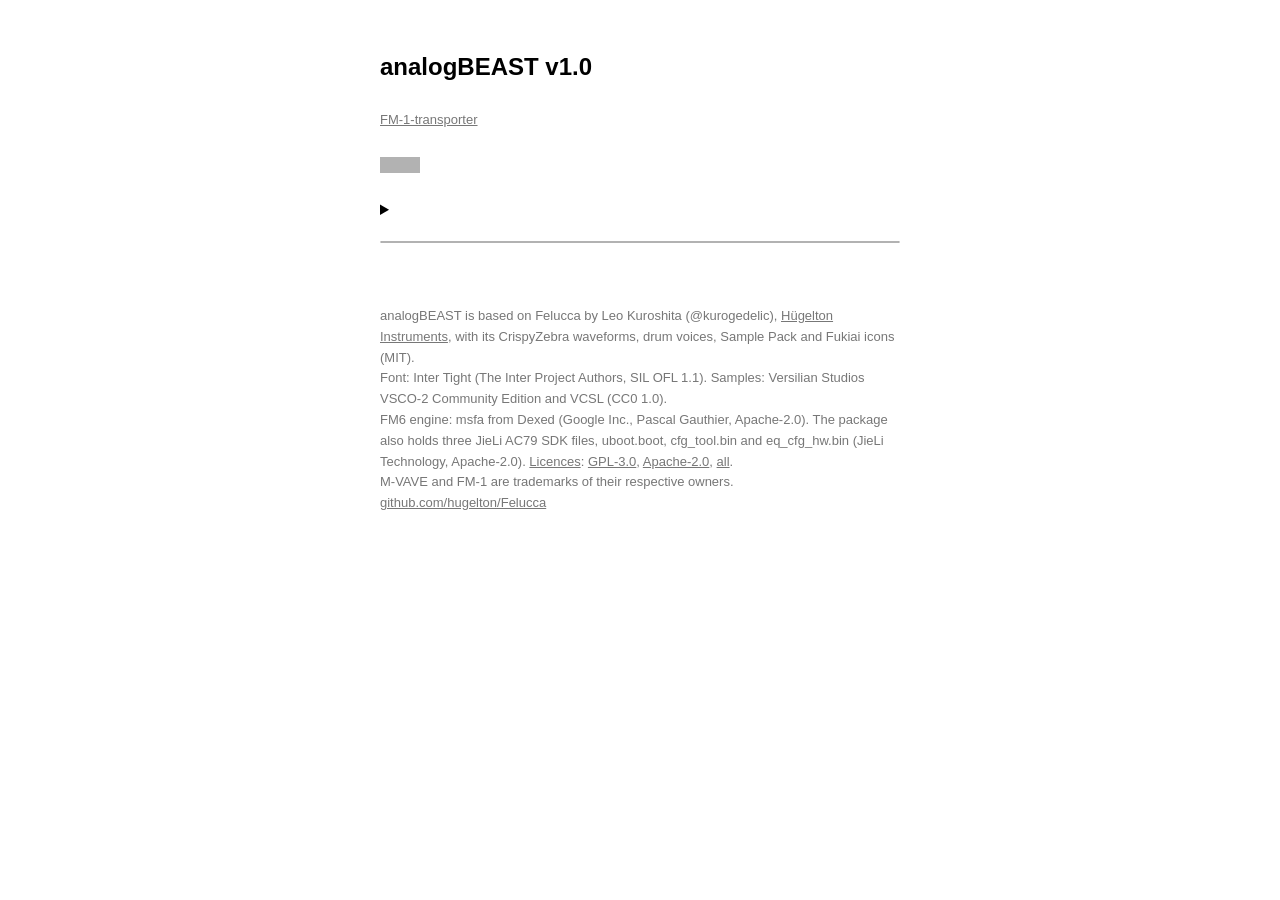
<file: web/index_pkg.html>
<!doctype html>
<!-- SPDX-License-Identifier: GPL-3.0-only
     Copyright (C) 2026 Leo Kuroshita (@kurogedelic), Hügelton Instruments -->
<html lang="ja">
<head>
<meta charset="utf-8">
<meta name="viewport" content="width=device-width, initial-scale=1">
<title>analogBEAST v1.0 | Web Installer</title>
<style>
  :root { --bg: #fff; --fg: #000; --dim: #777; }
  @media (prefers-color-scheme: dark) {
    :root:not([data-theme="light"]) { --bg: #000; --fg: #fff; --dim: #888; }
  }
  :root[data-theme="dark"] { --bg: #000; --fg: #fff; --dim: #888; }
  body { margin: 0; background: var(--bg); color: var(--fg);
         font: 16px/1.6 -apple-system, BlinkMacSystemFont, "Helvetica Neue", Arial, sans-serif; }
  main { max-width: 520px; margin: 0 auto; padding: 48px 16px; }
  h1 { font-size: 24px; font-weight: 600; margin: 0 0 24px; }
  .lang { float: right; font-size: 13px; color: var(--dim); cursor: pointer; text-decoration: underline; background: none; padding: 0; color: var(--dim); }
  p { margin: 0 0 16px; }
  button { font: inherit; background: var(--fg); color: var(--bg); border: 0; padding: 8px 20px; cursor: pointer; }
  button:disabled { opacity: .3; cursor: default; }
  #status { margin-top: 16px; min-height: 1.6em; }
  .small { color: var(--dim); font-size: 13px; }
  progress { width: 100%; height: 4px; margin-top: 16px; }
  pre { color: var(--dim); font-size: 12px; white-space: pre-wrap; margin-top: 16px; }
</style>
</head>
<body>
<main>
  <button class="lang" id="lang"></button>
  <h1>analogBEAST v1.0</h1>
  <p data-t="intro"></p>
  <p data-t="warn"></p>
  <p class="small" data-t="direct"></p>
  <p class="small" data-t="beta"></p>
  <p class="small"><span data-t="brick"></span>
    <a href="https://github.com/kurogedelic/FM-1-transporter" target="_blank" rel="noopener" style="color:inherit">FM-1-transporter</a></p>
  <p><button id="go" disabled data-t="install"></button></p>
  <details style="margin-top:24px">
    <summary data-t="stockTitle"></summary>
    <p class="small" data-t="back"></p>
    <p class="small"><a href="https://www.m-vave.com/download" target="_blank" rel="noopener" style="color:inherit">M-VAVE Downloads</a></p>
    <p><label><span data-t="stockFile"></span><br><input id="stock-file" type="file" accept=".fwsc"></label></p>
    <p><button id="stock-go" disabled data-t="stockGo"></button></p>
    <p class="small" data-t="stockBackup"></p>
    <p class="small"><label><input id="stock-recovery" type="checkbox"> <span data-t="stockRecovery"></span></label></p>
  </details>
  <progress id="bar" max="100" value="0"></progress>
  <p id="status"></p>
  <pre id="log"></pre>
  <p><a href="../editor/" style="color:inherit" data-t="editor"></a></p>
  <p class="small">analogBEAST is based on Felucca by Leo Kuroshita (@kurogedelic), <a href="https://hugelton.com" target="_blank" rel="noopener" style="color:inherit">Hügelton Instruments</a>, with its CrispyZebra waveforms, drum voices, Sample Pack and Fukiai icons (MIT).<br>
    Font: Inter Tight (The Inter Project Authors, SIL OFL 1.1). Samples: Versilian Studios VSCO-2 Community Edition and VCSL (CC0 1.0).<br>
    FM6 engine: msfa from Dexed (Google Inc., Pascal Gauthier, Apache-2.0). The package also holds three JieLi AC79 SDK files, uboot.boot, cfg_tool.bin and eq_cfg_hw.bin (JieLi Technology, Apache-2.0). <a href="../../firmware/LICENSING.md" style="color:inherit">Licences</a>: <a href="../../firmware/LICENSE" style="color:inherit">GPL-3.0</a>, <a href="../../firmware/LICENSES/Apache-2.0.txt" style="color:inherit">Apache-2.0</a>, <a href="../../firmware/LICENSES/" style="color:inherit">all</a>.<br>
    M-VAVE and FM-1 are trademarks of their respective owners.<br>
    <span data-t="license"></span> <a href="https://github.com/dzwerg/analogBEAST" target="_blank" rel="noopener" style="color:inherit">github.com/hugelton/Felucca</a></p>
</main>
<script type="module">
/*LIB*/
const $ = (id) => document.getElementById(id);
const TEXT = {
  ja: {
    intro: "FM-1 を USB で接続してください。（Chrome か Edge で使えます）",
    warn: "書き込み中は USB を抜かないでください。",
    install: "インストール", other: "English",
    editor: "エディタ（インストール後、パソコンから音色やシーケンスを編集）",
    direct: "USB ケーブルはパソコンに直接つないでください。Probe や Transporter などの機材は不要です。",
    brick: "万一インストールに失敗して起動しなくなった場合は、復旧に Transporter が必要です:",
    beta: "Felucca 1.0 は実地テスト版です。不具合は GitHub で知らせてください。このカスタムファームウェアを使ったことで FM-1 が壊れたり不具合が起きたりしても、作者は一切の責任を負いません。自己責任でお使いください。",
    back: "M-VAVEから公式FM-1 V15を取得し、未変更のFM-1.fwscを選んでください。ファイルはこのブラウザ内で検証し、サーバーへ送りません。",
    stockTitle: "公式V15に戻す", stockFile: "公式FM-1.fwsc", stockGo: "バックアップして公式V15へ戻す",
    stockBackup: "現在の曲・保存曲・音色バンク・サンプル・設定を先に保存します。全体バックアップ非対応版は、Feluccaを更新してから行ってください。復元はFeluccaを再インストールしてエディタから行います。",
    stockRecovery: "更新中断の再開：全体バックアップはすでにパソコンへ保存済み",
    stockValid: "公式V15を確認しました", stockConfirm: "全体バックアップファイルをパソコンに保存できましたか？ 続けると公式V15へ戻します。Feluccaの曲は公式V15では開けません。",
    stockNeedBackup: "書き込みモードからはバックアップできません。保存済みバックアップがある場合だけ、更新中断の再開にチェックしてください。",
    stockUnsupported: "このFeluccaは全体バックアップに未対応です。先に最新版をインストールしてください。",
    backup: "全体バックアップ保存中 ", stockError: "公式ファイルを確認できません: ",
    nomidi: "このブラウザでは使えません。Chrome か Edge で開いてください。", loadfail: "読み込めませんでした: ",
    start: "開始します", verify: "確認中", loader: "書き込みモードに切り替え中", write: "書き込み中",
    reboot: "再起動中", done: "完了しました", stopped: "途中で止まりました。USB を挿し直してもう一度押してください。",
    error: "エラー: ",
    denied: "MIDI（SysEx）の使用が許可されませんでした。アドレスバーのサイト設定で MIDI を許可して、もう一度押してください。",
    notfound: "FM-1 が見つかりません。USB ケーブル（データ通信用か）を確かめ、MIDI を使う他のアプリを閉じてから、もう一度押してください。",
    model: "接続されている機器は FM-1 ではありません。",
    lost: "USB の接続が切れました。挿し直してもう一度押してください。",
    noloader: "書き込みモードの FM-1 が見つかりません。USB を挿し直してもう一度押してください（終わるまで書き込みモードのままです）。",
    noreturn: "FM-1 が戻ってきません。電源を入れ直してください。",
    mismatch: "書き込みは終わりましたが、FM-1 が別のバージョンを報告しています: ",
    badpkg: "インストールするファイルが壊れています。ページを再読み込みしてください。",
    leave: "書き込み中です。ページを閉じないでください。",
    license: "GPL-3.0、無保証。ソース:",
  },
  en: {
    intro: "Connect the FM-1 by USB. (Works in Chrome or Edge.)",
    warn: "Do not unplug the USB cable while writing.",
    install: "Install", other: "日本語",
    editor: "Editor (after installing: edit sounds and sequences from the computer)",
    direct: "Connect the USB cable directly to the computer. No probe or Transporter is needed.",
    brick: "If an install fails and the FM-1 no longer starts, recovering it needs a Transporter:",
    beta: "analogBEAST v1.0 is a community release; please report problems on GitHub. The author accepts no responsibility if your FM-1 is damaged or misbehaves because of this custom firmware. Use it at your own risk.",
    back: "Get official FM-1 V15 from M-VAVE and select the unmodified FM-1.fwsc. The browser validates it locally; it is not sent to a server.",
    stockTitle: "Return to official V15", stockFile: "Official FM-1.fwsc", stockGo: "Back up and return to official V15",
    stockBackup: "Current music, saved music, sound banks, samples and settings are saved first. Older firmware needs a Felucca update for complete backups. To restore an archive later, reinstall Felucca and use the editor.",
    stockRecovery: "Resume an interrupted update: I already saved a complete backup to this computer",
    stockValid: "Official V15 verified", stockConfirm: "Has the complete backup file been saved to this computer? Continue to return to official V15. Official V15 cannot open Felucca music.",
    stockNeedBackup: "An update loader cannot export a backup. Only select resume if you already saved a complete backup.",
    stockUnsupported: "This Felucca does not support complete backups. Install the current Felucca first.",
    backup: "Saving complete backup ", stockError: "Cannot validate official firmware: ",
    nomidi: "This browser cannot do it. Open the page in Chrome or Edge.", loadfail: "Could not load: ",
    start: "Starting", verify: "Verifying", loader: "Switching to update mode", write: "Writing",
    reboot: "Restarting", done: "Done", stopped: "Stopped. Replug the USB cable and press Install again.",
    error: "Error: ",
    denied: "MIDI (SysEx) access was not allowed. Allow MIDI in the site settings (address bar) and press Install again.",
    notfound: "FM-1 not found. Check the USB cable (a data cable), close other apps that use MIDI, and press Install again.",
    model: "The connected device is not an FM-1.",
    lost: "The USB connection was lost. Replug it and press Install again.",
    noloader: "The FM-1 in update mode was not found. Replug the USB cable and press Install again (it stays in update mode until it is finished).",
    noreturn: "The FM-1 did not come back. Power-cycle it.",
    mismatch: "Written, but the FM-1 reports another version: ",
    badpkg: "The file to install is damaged. Reload the page.",
    leave: "Writing. Do not close the page.",
    license: "GPL-3.0, no warranty. Source:",
  },
};
let lang = (navigator.language || "en").toLowerCase().startsWith("ja") ? "ja" : "en";
const t = (k) => TEXT[lang][k];
let lastKey = null, lastArg = "";
function applyLang() {
  document.documentElement.lang = lang;
  document.querySelectorAll("[data-t]").forEach((e) => { e.textContent = t(e.dataset.t); });
  $("lang").textContent = t("other");
  if (lastKey) $("status").textContent = t(lastKey) + lastArg;
}
$("lang").addEventListener("click", () => { lang = lang === "ja" ? "en" : "ja"; applyLang(); });
applyLang();
const sayK = (k, arg = "") => { lastKey = k; lastArg = arg; $("status").textContent = t(k) + arg; };
const say = (txt) => { lastKey = null; $("status").textContent = txt; };
const log = (t) => { $("log").textContent += t + "\n"; };
let image = null;
const meta = /*META*/;

let writing = false, stock = null, stockFileEpoch = 0;
const lockInstaller = (on) => { writing = on; $("go").disabled = on || !image; $("stock-go").disabled = on || !stock; $("stock-file").disabled = on; $("stock-recovery").disabled = on; };
window.addEventListener("beforeunload", (e) => { if (writing) { e.preventDefault(); e.returnValue = t("leave"); } });

(async () => {
  if (!navigator.requestMIDIAccess) { sayK("nomidi"); return; }
  try {
    const r = await fetch(meta.pkg);
    if (!r.ok) throw new Error(`${meta.pkg}: HTTP ${r.status}`);
    const pkg = new Uint8Array(await r.arrayBuffer());
    if (productOf(pkg) !== meta.product) { sayK("badpkg"); return; }
    image = logicalImage(pkg);
    say(`analogBEAST v${meta.version}`);
    $("go").disabled = false;
  } catch (e) { sayK("loadfail", e.message); }
})();

$("go").addEventListener("click", async () => {
  if (writing) return;
  lockInstaller(true);
  let midi;
  try { midi = await navigator.requestMIDIAccess({ sysex: true }); }
  catch (e) { sayK("denied"); lockInstaller(false); return; }
  try {
    const up = new Updater(midi, log);
    const total = 74 + 1167;
    const step = (k, a) => {
      log(`${k} ${a ?? ""}`);
      if (k === "start") sayK("start");
      if (k === "verify") { sayK("verify"); $("bar").value = (a / total) * 100; }
      if (k === "loader") sayK("loader");
      if (k === "write") { sayK("write"); $("bar").value = ((74 + a) / total) * 100; }
      if (k === "reboot") sayK("reboot");
      if (k === "done") { $("bar").value = 100; sayK("done"); }
    };
    const ota = await up.find((id) => /^ota-/i.test(id.model));
    if (ota) {
      ota.link.close();
      sayK((await up.resume(image, step, meta.product)) ? "done" : "stopped");
    } else {
      await up.install(image, meta.product, step);
    }
  } catch (e) {
    if (e && e.code && TEXT[lang][e.code]) sayK(e.code, e.detail || "");
    else sayK("error", e && e.message);
    log(String(e && e.stack || e));
  }
  lockInstaller(false);
});

$("stock-file").addEventListener("change", async () => {
  const epoch = ++stockFileEpoch, file = $("stock-file").files[0]; stock = null; lockInstaller(false);
  if (!file) return;
  try {
    if (file.size !== STOCK_V15_SIZE) throw new Error("FM-1 V15 / FM-1.fwsc");
    const verified = await validateStockPackage(new Uint8Array(await file.arrayBuffer()));
    if (epoch !== stockFileEpoch) return;
    stock = verified; sayK("stockValid"); lockInstaller(false);
  } catch (e) { if (epoch === stockFileEpoch) sayK("stockError", e.message); }
});
function saveArchive(archive) {
  const url = URL.createObjectURL(new Blob([JSON.stringify(archive)], {type:"application/json"}));
  const a = document.createElement("a"); a.href = url; a.download = `analogBEAST-backup-${new Date().toISOString().slice(0,10)}.json`;
  document.body.append(a); a.click(); a.remove(); setTimeout(() => URL.revokeObjectURL(url), 1000);
}
function archiveInfo(a) {
  let pos = a.indexOf(0); if (pos < 0) throw new Error("Invalid INFO");
  const version = String.fromCharCode(...a.slice(0,pos)); pos++;
  const engines = a[pos]; pos += 5;
  for (let i = 0; i < engines; i++) { const end = a.indexOf(0,pos); if (end < 0) throw new Error("Invalid INFO"); pos = end + 1; }
  const ext = a.slice(pos + 1);
  const supported = /^(?:FELUCCA|analogBEAST)\b/i.test(version) && ext[0] === 16 && ext[1] === 0x55 && ext[2] === 1 &&
    ext[4] === 0x4d && ext[5] === 1 && ext[8] === 0x42 && ext[9] === 1 && (ext[10] & 1);
  return {version,supported};
}
$("stock-go").addEventListener("click", async () => {
  if (!stock || writing) return;
  const selected = stock; lockInstaller(true);
  let link = null;
  try {
    let midi;
    try { midi = await navigator.requestMIDIAccess({sysex:true}); } catch (e) { sayK("denied"); return; }
    const up = new Updater(midi, log);
    const step = (k, n) => { log(`${k} ${n ?? ""}`); if (["start","verify","loader","write","reboot","done"].includes(k)) sayK(k); if (k === "done") $("bar").value = 100; };
    const loader = await up.find(id => id.model === "ota-FM-1");
    if (loader) {
      loader.link.close();
      if (!$("stock-recovery").checked) { sayK("stockNeedBackup"); return; }
      if (!confirm(t("stockConfirm"))) return;
      sayK(await up.resume(selected.image, step, selected.product) ? "done" : "stopped");
    } else {
      const device = await up.find(id => id.model === "FM-1");
      if (!device) { sayK("notfound"); return; }
      const input = device.link.input, output = device.link.output; device.link.close();
      link = new BackupConnection(input, output);
      const info = archiveInfo(await link.request([1,[]]));
      if (!info.supported) { sayK("stockUnsupported"); return; }
      const archive = await captureBackup((r,o) => link.request(r,o), info.version,
        (done,total) => sayK("backup", `${Math.round(done / Math.max(1,total) * 100)}%`));
      saveArchive(archive); link.close(); link = null;
      if (!confirm(t("stockConfirm"))) return;
      await up.install(selected.image, selected.product, step);
    }
  } catch (e) {
    if (e.code && TEXT[lang][e.code]) sayK(e.code,e.detail || ""); else sayK("error",e.message);
    log(String(e.stack || e));
  } finally { if (link) link.close(); lockInstaller(false); }
});
</script>
</body>
</html>
</file>
